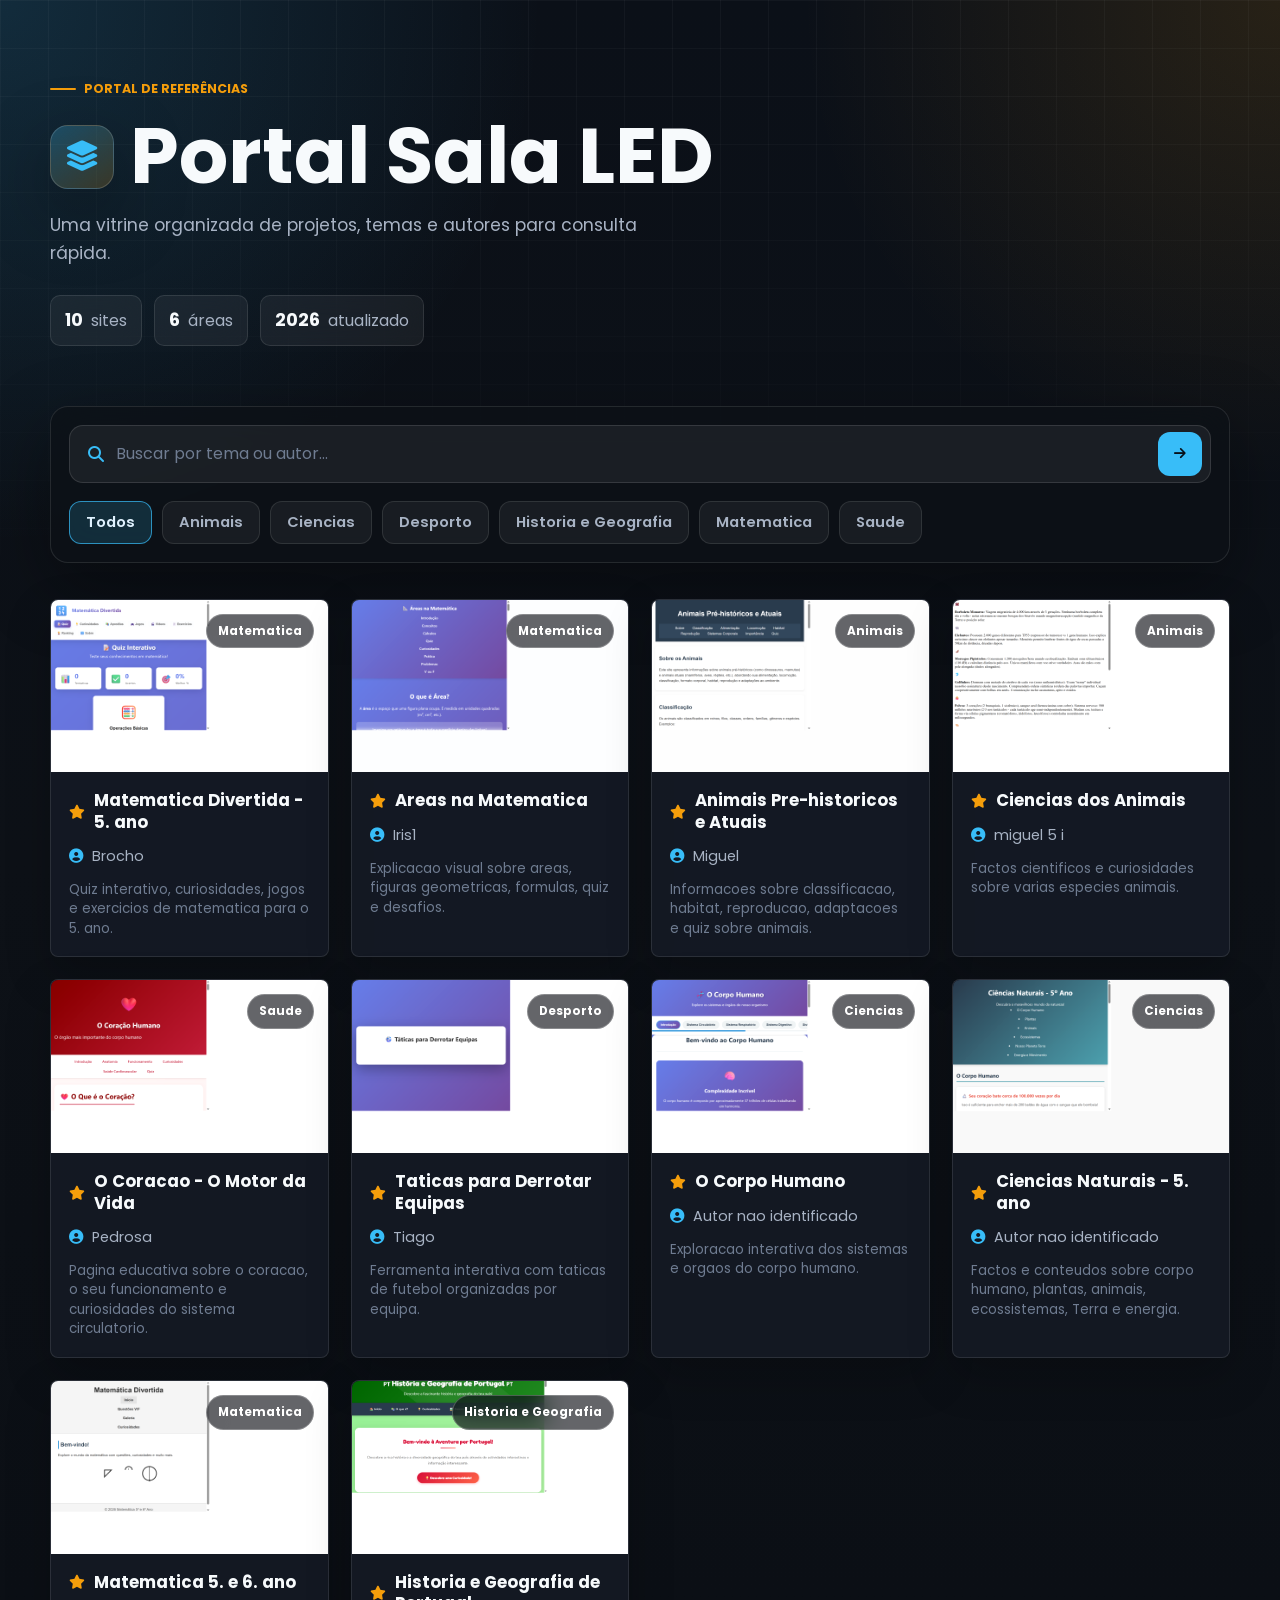
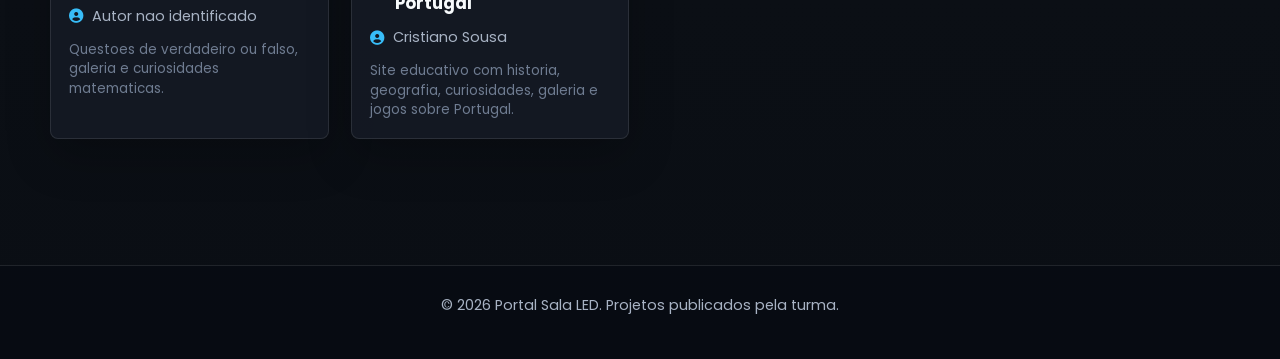
<file: index.html>
<!DOCTYPE html>
<html lang="pt-BR">
<head>
    <meta charset="UTF-8">
    <meta name="viewport" content="width=device-width, initial-scale=1.0">
    <title>Portal Sala LED</title>
    <link rel="stylesheet" href="style.css">
    <link rel="stylesheet" href="https://cdnjs.cloudflare.com/ajax/libs/font-awesome/6.4.0/css/all.min.css">
    <link href="https://fonts.googleapis.com/css2?family=Poppins:wght@300;400;500;600;700&display=swap" rel="stylesheet">
</head>
<body>
    <header class="hero">
        <div class="container">
            <div class="hero-content">
                <span class="eyebrow">Portal de referências</span>
                <h1><i class="fas fa-layer-group"></i> Portal Sala LED</h1>
                <p class="subtitle">Uma vitrine organizada de projetos, temas e autores para consulta rápida.</p>
                <div class="hero-stats" aria-label="Resumo do portal">
                    <span><strong id="totalSites">0</strong> sites</span>
                    <span><strong id="totalCategorias">0</strong> áreas</span>
                    <span><strong>2026</strong> atualizado</span>
                </div>
            </div>
        </div>
    </header>

    <main class="container">
        <section class="toolbar" aria-label="Controles da galeria">
            <div class="search-bar">
                <i class="fas fa-magnifying-glass search-icon" aria-hidden="true"></i>
                <input type="text" id="searchInput" placeholder="Buscar por tema ou autor...">
                <button id="searchBtn" aria-label="Buscar"><i class="fas fa-arrow-right"></i></button>
            </div>

            <div class="filter-buttons" aria-label="Categorias">
                <button class="filter-btn active" data-filter="all">Todos</button>
            </div>
        </section>

        <div class="gallery" id="gallery">
            <p class="loading-message">A carregar sites...</p>
        </div>

        <div class="no-results" id="noResults" style="display: none;">
            <i class="fas fa-search"></i>
            <p>Nenhum resultado encontrado</p>
        </div>
    </main>

    <footer>
        <div class="container">
            <p>&copy; 2026 Portal Sala LED. Projetos publicados pela turma.</p>
        </div>
    </footer>

    <script src="script.js"></script>
</body>
</html>
</file>
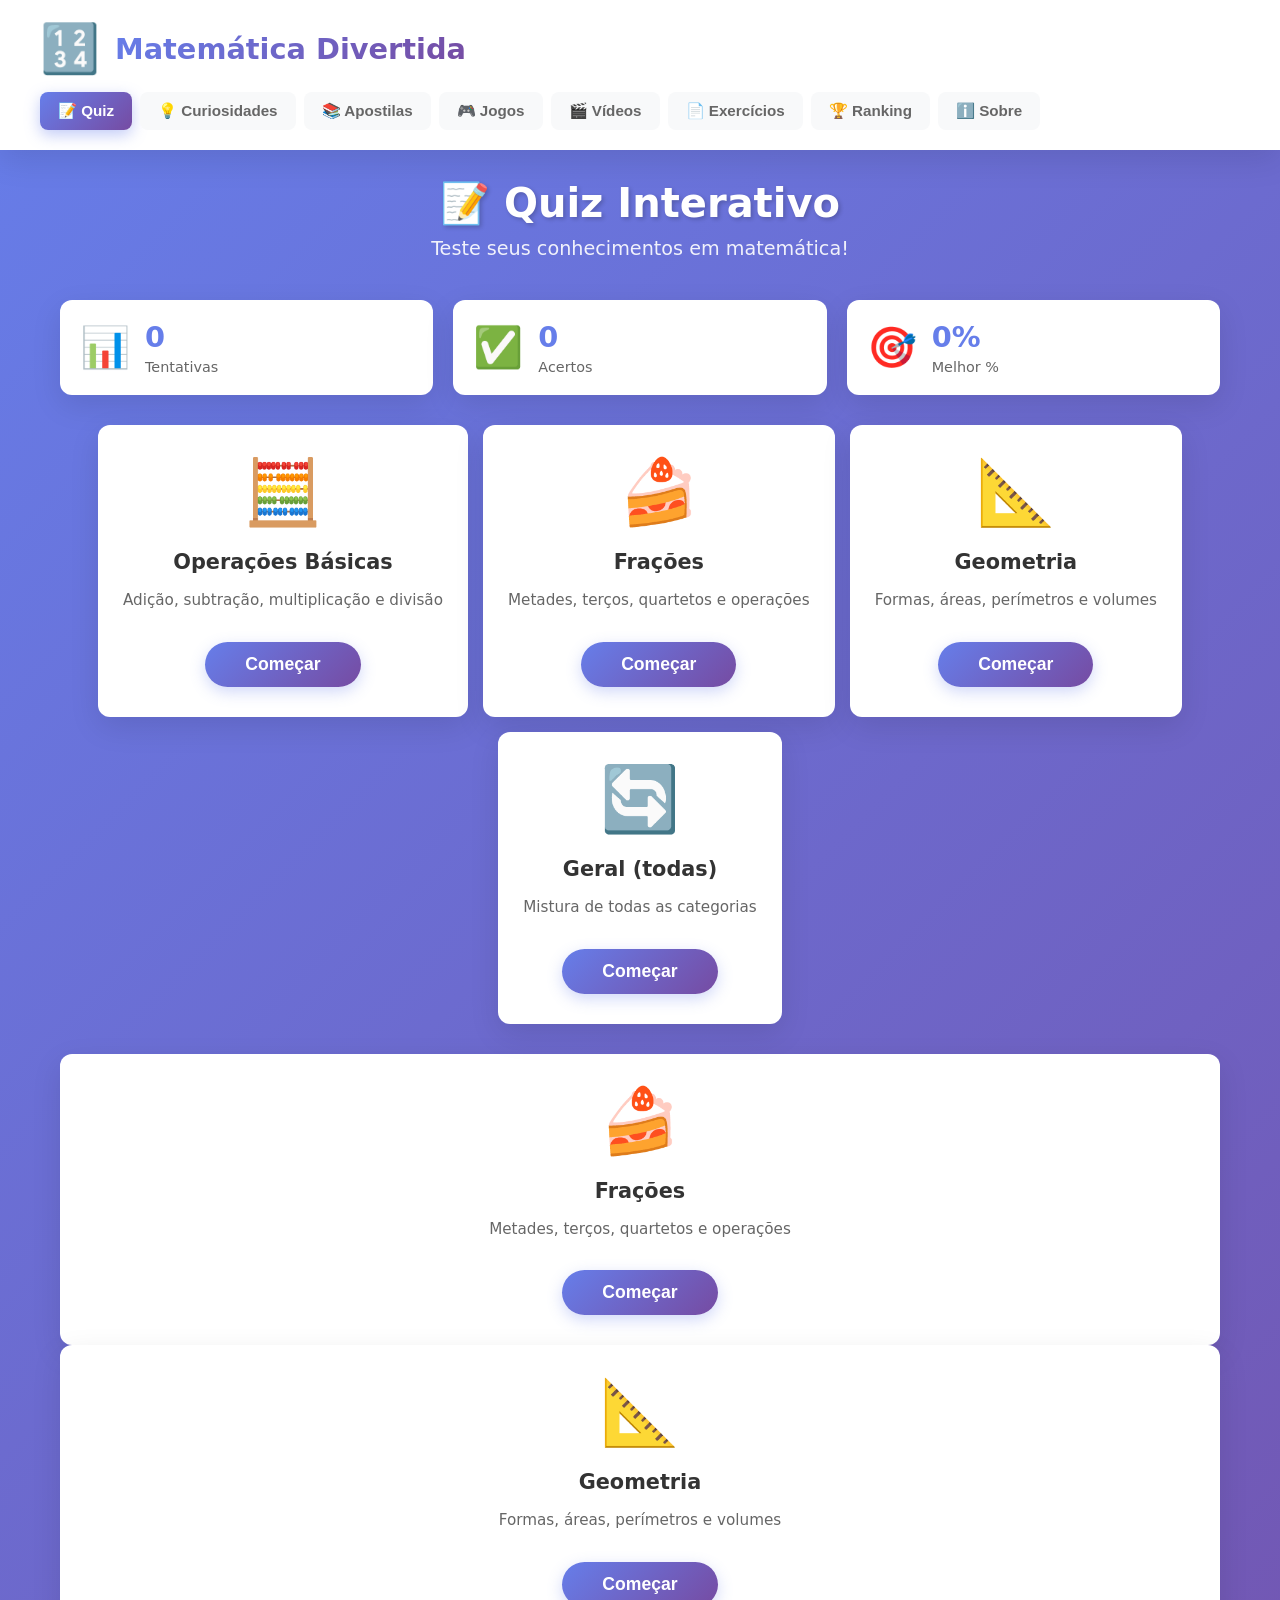
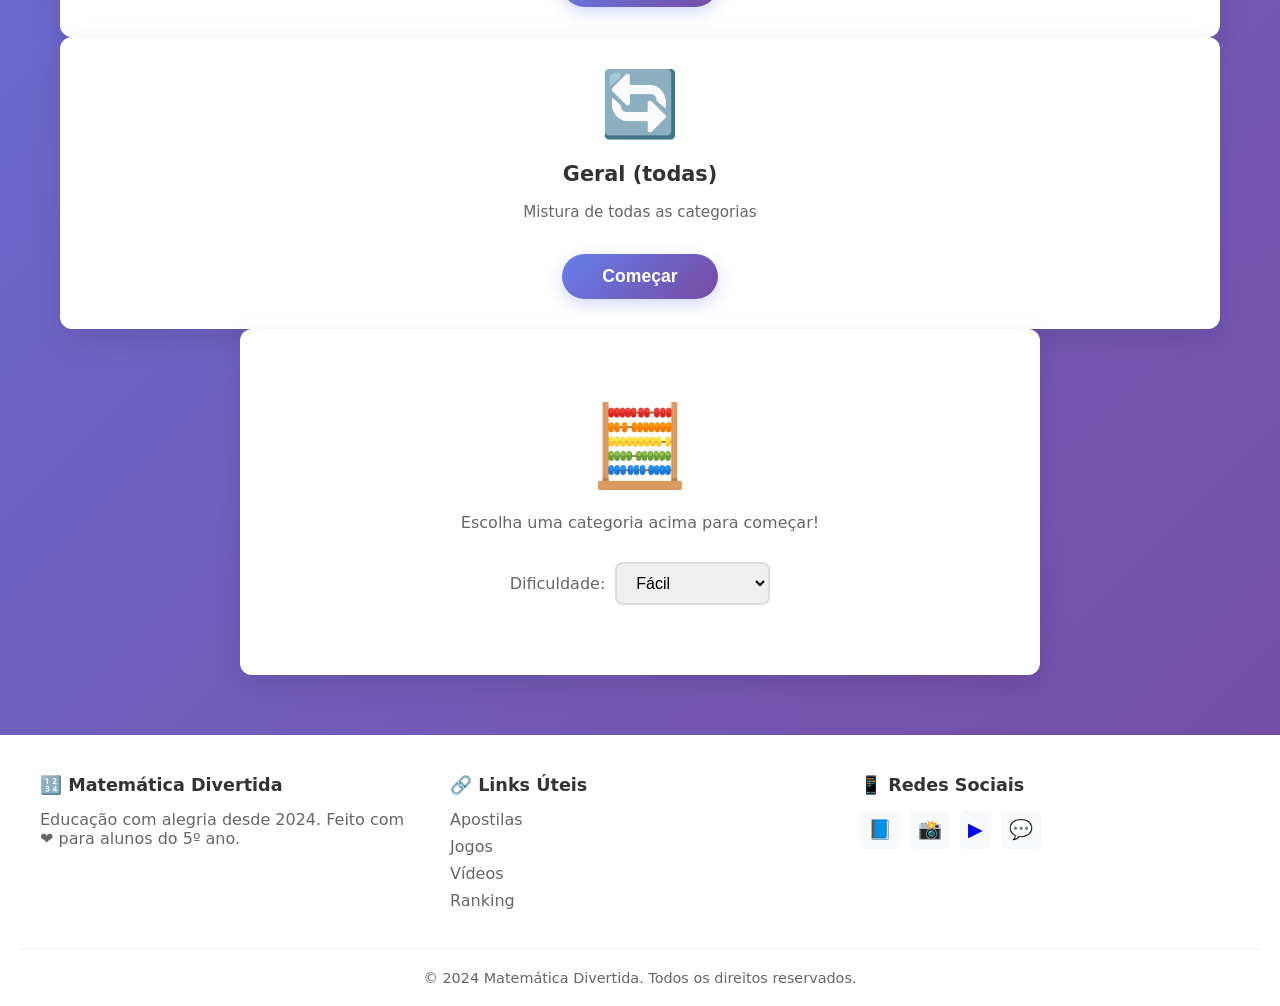
<file: site1/Brocho/index.html>
<!DOCTYPE html>
<html lang="pt-BR">
<head>
    <meta charset="UTF-8">
    <meta name="viewport" content="width=device-width, initial-scale=1.0">
    <title>Matemática Divertida - 5º Ano</title>
    <link rel="stylesheet" href="styles.css">
</head>
<body>
    <!-- Header -->
    <header class="main-header">
        <div class="logo">
            <span class="logo-icon">🔢</span>
            <h1>Matemática Divertida</h1>
        </div>
        <nav class="main-nav">
            <button class="nav-btn active" data-section="quiz">📝 Quiz</button>
            <button class="nav-btn" data-section="curiosidades">💡 Curiosidades</button>
            <button class="nav-btn" data-section="apostilas">📚 Apostilas</button>
            <button class="nav-btn" data-section="jogos">🎮 Jogos</button>
            <button class="nav-btn" data-section="videos">🎬 Vídeos</button>
            <button class="nav-btn" data-section="exercicios">📄 Exercícios</button>
            <button class="nav-btn" data-section="ranking">🏆 Ranking</button>
            <button class="nav-btn" data-section="sobre">ℹ️ Sobre</button>
        </nav>
    </header>

    <!-- Main Content -->
    <main class="main-content">
        <!-- Seção Quiz -->
        <section id="quiz" class="section active">
            <div class="section-header">
                <h2>📝 Quiz Interativo</h2>
                <p>Teste seus conhecimentos em matemática!</p>
            </div>

            <!-- Painel de Estatísticas Rápidas -->
            <div class="quick-stats">
                <div class="stat-card">
                    <span class="stat-icon">📊</span>
                    <div>
                        <span class="stat-value" id="total-attempts">0</span>
                        <span class="stat-label">Tentativas</span>
                    </div>
                </div>
                <div class="stat-card">
                    <span class="stat-icon">✅</span>
                    <div>
                        <span class="stat-value" id="total-correct">0</span>
                        <span class="stat-label">Acertos</span>
                    </div>
                </div>
                <div class="stat-card">
                    <span class="stat-icon">🎯</span>
                    <div>
                        <span class="stat-value" id="best-score">0%</span>
                        <span class="stat-label">Melhor %</span>
                    </div>
                </div>
            </div>

            <!-- Seleção de Categoria -->
            <div class="category-selector">
                <div class="category-card" data-category="operacoes">
                    <div class="category-icon">🧮</div>
                    <h3>Operações Básicas</h3>
                    <p>Adição, subtração, multiplicação e divisão</p>
                    <button class="btn-start-category" onclick="abrirDificuldade('operacoes')">Começar</button>
                </div>

                <div class="category-card" data-category="fracoes">
                    <div class="category-icon">🍰</div>
                    <h3>Frações</h3>
                    <p>Metades, terços, quartetos e operações</p>
                    <button class="btn-start-category" onclick="abrirDificuldade('fracoes')">Começar</button>
                </div>

                <div class="category-card" data-category="geometria">
                    <div class="category-icon">📐</div>
                    <h3>Geometria</h3>
                    <p>Formas, áreas, perímetros e volumes</p>
                    <button class="btn-start-category" onclick="abrirDificuldade('geometria')">Começar</button>
                </div>

                <div class="category-card" data-category="geral">
                    <div class="category-icon">🔄</div>
                    <h3>Geral (todas)</h3>
                    <p>Mistura de todas as categorias</p>
                    <button class="btn-start-category" onclick="abrirDificuldade('geral')">Começar</button>
                </div>
            </div>

            <!-- Modal de Seleção de Dificuldade -->
            <div id="difficulty-modal" class="modal">
                <div class="modal-content">
                    <h2>Escolha a Dificuldade</h2>
                    <p id="modal-category-name"></p>
                    <div class="difficulty-options">
                        <button class="diff-btn" data-diff="facil" onclick="iniciarQuizModal('facil')">
                            <span class="diff-icon">🌱</span>
                            <span class="diff-name">Fácil</span>
                            <span class="diff-desc">5 perguntas básicas</span>
                        </button>
                        <button class="diff-btn" data-diff="medio" onclick="iniciarQuizModal('medio')">
                            <span class="diff-icon">⭐</span>
                            <span class="diff-name">Médio</span>
                            <span class="diff-desc">5 perguntas intermediárias</span>
                        </button>
                        <button class="diff-btn" data-diff="dificil" onclick="iniciarQuizModal('dificil')">
                            <span class="diff-icon">🔥</span>
                            <span class="diff-name">Difícil</span>
                            <span class="diff-desc">5 perguntas avançadas</span>
                        </button>
                        <button class="diff-btn" data-diff="impossivel" onclick="iniciarQuizModal('impossivel')">
                            <span class="diff-icon">😈</span>
                            <span class="diff-name">Impossível</span>
                            <span class="diff-desc">Desafios extremos</span>
                        </button>
                        <button class="diff-btn" data-diff="master" onclick="iniciarQuizModal('master')">
                            <span class="diff-icon">🏆</span>
                            <span class="diff-name">Master</span>
                            <span class="diff-desc">Desafios de concurso</span>
                        </button>
                    </div>
                    <button class="btn-close-modal" onclick="fecharModal()">Cancelar</button>
                </div>
            </div>

                <div class="category-card" data-category="fracoes">
                    <div class="category-icon">🍰</div>
                    <h3>Frações</h3>
                    <p>Metades, terços, quartetos e operações</p>
                    <button class="btn-start-category" onclick="abrirDificuldade('fracoes')">Começar</button>
                </div>

                <div class="category-card" data-category="geometria">
                    <div class="category-icon">📐</div>
                    <h3>Geometria</h3>
                    <p>Formas, áreas, perímetros e volumes</p>
                    <button class="btn-start-category" onclick="abrirDificuldade('geometria')">Começar</button>
                </div>

                <div class="category-card" data-category="geral">
                    <div class="category-icon">🔄</div>
                    <h3>Geral (todas)</h3>
                    <p>Mistura de todas as categorias</p>
                    <button class="btn-start-category" onclick="abrirDificuldade('geral')">Começar</button>
                </div>
            </div>

            <!-- Quiz Area -->
            <div class="quiz-container">
                <div id="quiz-menu" class="quiz-menu">
                    <div class="menu-illustration">🧮</div>
                    <p> Escolha uma categoria acima para começar!</p>
                <div class="difficulty-selector">
                    <label>Dificuldade:</label>
                    <select id="difficulty">
                        <option value="facil">Fácil</option>
                        <option value="medio">Médio</option>
                        <option value="dificil">Difícil</option>
                        <option value="impossivel">😈 Impossível</option>
                        <option value="master">🔥 Master</option>
                    </select>
                </div>
                </div>

                <div id="quiz-active" class="quiz-active" style="display:none;">
                    <div class="quiz-header">
                        <h3 id="quiz-category-title"></h3>
                        <div class="quiz-meta">
                            <span class="difficulty-badge" id="difficulty-badge"></span>
                            <div class="quiz-progress">
                                <span id="current-question">1</span> / <span id="total-questions">5</span>
                            </div>
                            <div class="quiz-timer" id="timer">--:--</div>
                        </div>
                    </div>

                    <div class="question-card">
                        <p id="question-text" class="question-text"></p>
                        <div class="answer-area">
                            <input type="text" id="answer-input" placeholder="Digite sua resposta..." autocomplete="off">
                            <button id="submit-answer" class="btn-primary">Responder</button>
                        </div>
                        <div class="hint-area">
                            <button id="hint-btn" class="btn-hint">💡 Dica</button>
                            <span id="hint-text"></span>
                        </div>
                        <div id="feedback" class="feedback"></div>
                    </div>

                    <div class="quiz-controls">
                        <button id="next-question" class="btn-secondary" style="display:none;">Próxima →</button>
                        <button id="quit-quiz" class="btn-secondary">← Voltar</button>
                    </div>
                </div>

                <div id="quiz-result" class="quiz-result" style="display:none;">
                    <div class="result-card">
                        <div class="result-badge" id="result-badge">🏆</div>
                        <h3>Quiz Concluído!</h3>
                        <div class="score-circle">
                            <span id="final-score">0</span>%
                        </div>
                        <p id="score-detail"></p>
                        <div class="performance-message" id="performance-msg"></div>

                        <div class="result-actions">
                            <button id="retry-quiz" class="btn-primary">🔄 Tentar Novamente</button>
                            <button id="share-result" class="btn-secondary">📤 Compartilhar</button>
                            <button id="back-menu-quiz" class="btn-secondary">← Menu</button>
                        </div>

                        <div class="review-section" id="review-section" style="display:none;">
                            <h4>Revisão das Respostas:</h4>
                            <div id="answers-review"></div>
                        </div>
                    </div>
                </div>
            </div>
        </section>

        <!-- Seção Curiosidades -->
        <section id="curiosidades" class="section">
            <div class="section-header">
                <h2>💡 Curiosidades Matemáticas</h2>
                <p>Descubra o lado fascinante da matemática!</p>
            </div>

            <div class="curiosidades-grid">
                <div class="curiosidade-card">
                    <div class="curiosidade-icon">🔢</div>
                    <h3>Número Pi (π)</h3>
                    <p>π é um número irracional que representa a razão entre a circunferência e o diâmetro de um círculo. Já foi calculado com mais de 62 trilhões de casas decimais!</p>
                    <span class="curiosidade-tag">Geometria</span>
                </div>

                <div class="curiosidade-card">
                    <div class="curiosidade-icon">🌀</div>
                    <h3>Sequência de Fibonacci</h3>
                    <p>1, 1, 2, 3, 5, 8, 13... Cada número é a soma dos dois anteriores. Aparece na natureza: conchas, flores, galhos de árvores!</p>
                    <span class="curiosidade-tag">Sequências</span>
                </div>

                <div class="curiosidade-card">
                    <div class="curiosidade-icon">🔺</div>
                    <h3>Triângulo de Pascal</h3>
                    <p>Triângulo mágico onde cada número é soma dos dois acima. Esconde padrões de números primos, potências de 11 e muito mais!</p>
                    <span class="curiosidade-tag">Álgebra</span>
                </div>

                <div class="curiosidade-card">
                    <div class="curiosidade-icon">∞</div>
                    <h3>Número Infinito</h3>
                    <p>Existem infinitos números inteiros, mas também infinitos números entre 0 e 1! Você sabia que existem diferentes "tamanhos" de infinito?</p>
                    <span class="curiosidade-tag">Teoria dos Números</span>
                </div>

                <div class="curiosidade-card">
                    <div class="curiosidade-icon">🔷</div>
                    <h3>Número de Ouro (φ)</h3>
                    <p>φ = 1,618... considerado o número da beleza ideal. Está na proporção do Partenon, na Mona Lisa e até na própria natureza!</p>
                    <span class="curiosidade-tag">Proporção</span>
                </div>

                <div class="curiosidade-card">
                    <div class="curiosidade-icon">🎲</div>
                    <h3>Paradoxo de Monty Hall</h3>
                    <p>Num jogo com 3 portas, trocar a escolha aumenta sua chance de ganhar de 33% para 66%! Contraintuitivo, mas matemático.</p>
                    <span class="curiosidade-tag">Probabilidade</span>
                </div>

                <div class="curiosidade-card">
                    <div class="curiosidade-icon">🔟</div>
                    <h3>Sistema Decimal</h3>
                    <p>Usamos base 10 porque temos 10 dedos! Outras culturas usaram base 20 (dedos + dedos do pé) ou base 60 (sumérios, ainda usamos no tempo).</p>
                    <span class="curiosidade-tag">História</span>
                </div>

                <div class="curiosidade-card">
                    <div class="curiosidade-icon">👨‍🔬</div>
                    <h3>Pitágoras</h3>
                    <p>Pitágoras (570-495 a.C.) descobriu que a² + b² = c² nos triângulos retângulos. Sua seitas acreditava que "tudo é número"!</p>
                    <span class="curiosidade-tag">História</span>
                </div>
            </div>
        </section>

        <!-- Seção Apostilas -->
        <section id="apostilas" class="section">
            <div class="section-header">
                <h2>📚 Apostilas e Materiais</h2>
                <p>Recursos didáticos para aprender matemática</p>
            </div>

            <div class="materials-grid">
                <div class="material-card">
                    <div class="material-icon">📖</div>
                    <h3>Operações Básicas</h3>
                    <p>Guia completo de adição, subtração, multiplicação e divisão com exercícios práticos e exemplos ilustrados.</p>
                    <div class="material-meta">
                        <span>📄 24 páginas</span>
                        <span>⭐ 4.8/5</span>
                    </div>
                    <button class="btn-download" onclick="downloadMaterial('operacoes')">📥 Baixar PDF</button>
                </div>

                <div class="material-card">
                    <div class="material-icon">🍕</div>
                    <h3>Frações Divertidas</h3>
                    <p>Aprenda frações usando pizza, brigadeiro e outros exemplos do dia a dia. Inclui jogos e atividades.</p>
                    <div class="material-meta">
                        <span>📄 18 páginas</span>
                        <span>⭐ 4.9/5</span>
                    </div>
                    <button class="btn-download" onclick="downloadMaterial('fracoes')">📥 Baixar PDF</button>
                </div>

                <div class="material-card">
                    <div class="material-icon">📐</div>
                    <h3>Geometria Visual</h3>
                    <p>Formas geométricas, perímetro, área e volume com ilustrações coloridas e atividades práticas.</p>
                    <div class="material-meta">
                        <span>📄 32 páginas</span>
                        <span>⭐ 4.7/5</span>
                    </div>
                    <button class="btn-download" onclick="downloadMaterial('geometria')">📥 Baixar PDF</button>
                </div>

                <div class="material-card">
                    <div class="material-icon">🧮</div>
                    <h3>Tabuada Visual</h3>
                    <p>Método visual para memorizar a tabuada de 1 a 10 de forma rápida e divertida. Com卡片 para imprimir.</p>
                    <div class="material-meta">
                        <span>📄 12 páginas</span>
                        <span>⭐ 4.9/5</span>
                    </div>
                    <button class="btn-download" onclick="downloadMaterial('tabuada')">📥 Baixar PDF</button>
                </div>

                <div class="material-card featured">
                    <div class="featured-badge">🌟 Mais Popular</div>
                    <div class="material-icon">📚</div>
                    <h3>Pacote Completo 5º Ano</h3>
                    <p>Todas as apostilas acima em um só pacote + bônus: planilha de acompanhamento e certificado.</p>
                    <div class="material-meta">
                        <span>📄 86 páginas</span>
                        <span>⭐ 5.0/5</span>
                    </div>
                    <button class="btn-download" onclick="downloadMaterial('completo')">📥 Baixar Pacote</button>
                </div>
            </div>
        </section>

        <!-- Seção Jogos -->
        <section id="jogos" class="section">
            <div class="section-header">
                <h2>🎮 Jogos Educativos</h2>
                <p>Aprenda matemática brincando!</p>
            </div>

            <div class="games-grid">
                <div class="game-card" data-game="batalha">
                    <div class="game-preview">⚔️</div>
                    <h3>Batalha de Contas</h3>
                    <p>Resolva contas rapidamente para derrotar inimigos! Cada acerto dá dano no monstro.</p>
                    <div class="game-stats">
                        <span>🔥 1.2k jogando</span>
                        <span>⭐ 4.8</span>
                    </div>
                    <button class="btn-play" onclick="playGame('batalha')">▶ Jogar</button>
                </div>

                <div class="game-card" data-game="caixa-forte">
                    <div class="game-preview">🔐</div>
                    <h3>Caixa Forte Matemática</h3>
                    <p>Descubra o código secreto resolvendo problemas. Cada acerto aproxima você do tesouro!</p>
                    <div class="game-stats">
                        <span>🔥 890 jogando</span>
                        <span>⭐ 4.6</span>
                    </div>
                    <button class="btn-play" onclick="playGame('caixa-forte')">▶ Jogar</button>
                </div>

                <div class="game-card" data-game="corrida">
                    <div class="game-preview">🏎️</div>
                    <h3>Corrida das Tabuadas</h3>
                    <p>Complete a tabuada para acelerar seu carro! Desvie de obstáculos respondendo corretamente.</p>
                    <div class="game-stats">
                        <span>🔥 2.1k jogando</span>
                        <span>⭐ 4.9</span>
                    </div>
                    <button class="btn-play" onclick="playGame('corrida')">▶ Jogar</button>
                </div>

                <div class="game-card" data-game="quiz-rapido">
                    <div class="game-preview">⏱️</div>
                    <h3>Quiz Relâmpago</h3>
                    <p>Responda o máximo de perguntas em 60 segundos! Desafie seus amigos e entre no ranking.</p>
                    <div class="game-stats">
                        <span>🔥 3.5k jogando</span>
                        <span>⭐ 4.7</span>
                    </div>
                    <button class="btn-play" onclick="playGame('quiz-rapido')">▶ Jogar</button>
                </div>

                <div class="game-card" data-game="memory-numeros">
                    <div class="game-preview">🧩</div>
                    <h3>Memory dos Números</h3>
                    <p>Jogo da memória com operações matemáticas. Encontre os pares de contas e resultados.</p>
                    <div class="game-stats">
                        <span>🔥 654 jogando</span>
                        <span>⭐ 4.5</span>
                    </div>
                    <button class="btn-play" onclick="playGame('memory')">▶ Jogar</button>
                </div>

                <div class="game-card" data-game="forca-matematica">
                    <div class="game-preview">🪢</div>
                    <h3>Forca Matemática</h3>
                    <p>Adivinhe a palavra relacionada à matemática antes que o boneco seja enforcado!</p>
                    <div class="game-stats">
                        <span>🔥 920 jogando</span>
                        <span>⭐ 4.4</span>
                    </div>
                    <button class="btn-play" onclick="playGame('forca')">▶ Jogar</button>
                </div>
            </div>
        </section>

        <!-- Seção Vídeos -->
        <section id="videos" class="section">
            <div class="section-header">
                <h2>🎬 Vídeos Aulas</h2>
                <p>Aprenda com vídeos curtos e dinâmicos</p>
            </div>

            <div class="video-categories">
                <button class="video-filter active" data-filter="todas">Todas</button>
                <button class="video-filter" data-filter="operacoes">Operações</button>
                <button class="video-filter" data-filter="fracoes">Frações</button>
                <button class="video-filter" data-filter="geometria">Geometria</button>
                <button class="video-filter" data-filter="curiosidades">Curiosidades</button>
            </div>

            <div class="videos-grid">
                <div class="video-card" data-category="operacoes">
                    <div class="video-thumb">
                        <div class="play-icon">▶</div>
                        <span class="video-duration">08:32</span>
                    </div>
                    <h3>Adição e Subtração</h3>
                    <p>Aprenda truques para somar e subtrair rápido!</p>
                    <div class="video-meta">
                        <span>👁️ 15.2k visualizações</span>
                        <span>📅 Há 2 dias</span>
                    </div>
                </div>

                <div class="video-card" data-category="fracoes">
                    <div class="video-thumb">
                        <div class="play-icon">▶</div>
                        <span class="video-duration">12:45</span>
                    </div>
                    <h3>Frações na Pizza</h3>
                    <p>Entenda frações de forma divertida com exemplos com pizza!</p>
                    <div class="video-meta">
                        <span>👁️ 8.7k visualizações</span>
                        <span>📅 Há 1 semana</span>
                    </div>
                </div>

                <div class="video-card" data-category="geometria">
                    <div class="video-thumb">
                        <div class="play-icon">▶</div>
                        <span class="video-duration">15:10</span>
                    </div>
                    <h3>Formas Geométricas</h3>
                    <p>Conheça todas as formas e quantos lados cada uma tem.</p>
                    <div class="video-meta">
                        <span>👁️ 22.1k visualizações</span>
                        <span>📅 Há 3 semanas</span>
                    </div>
                </div>

                <div class="video-card" data-category="curiosidades">
                    <div class="video-thumb">
                        <div class="play-icon">▶</div>
                        <span class="video-duration">06:20</span>
                    </div>
                    <h3>O Número Pi</h3>
                    <p> Tudo sobre π: o número mais famoso da matemática!</p>
                    <div class="video-meta">
                        <span>👁️ 45.3k visualizações</span>
                        <span>📅 Há 1 mês</span>
                    </div>
                </div>

                <div class="video-card" data-category="operacoes">
                    <div class="video-thumb">
                        <div class="play-icon">▶</div>
                        <span class="video-duration">10:15</span>
                    </div>
                    <h3>Tabuada Mágica</h3>
                    <p>Dicas infalíveis para memorizar a tabuada de vez.</p>
                    <div class="video-meta">
                        <span>👁️ 31.5k visualizações</span>
                        <span>📅 Há 2 meses</span>
                    </div>
                </div>

                <div class="video-card" data-category="fracoes">
                    <div class="video-thumb">
                        <div class="play-icon">▶</div>
                        <span class="video-duration">09:48</span>
                    </div>
                    <h3>Comparando Frações</h3>
                    <p>Aprenda a descobrir qual fração é maior facilmente.</p>
                    <div class="video-meta">
                        <span>👁️ 12.4k visualizações</span>
                        <span>📅 Há 2 meses</span>
                    </div>
                </div>
            </div>
        </section>

        <!-- Seção Exercícios -->
        <section id="exercicios" class="section">
            <div class="section-header">
                <h2>📄 Exercícios Práticos</h2>
                <p>Pratique com listas de exercícios organizadas por tema</p>
            </div>

            <div class="exercises-filters">
                <button class="filter-btn active" data-filter="todos">Todos</button>
                <button class="filter-btn" data-filter="facil">Fácil</button>
                <button class="filter-btn" data-filter="medio">Médio</button>
                <button class="filter-btn" data-filter="dificil">Difícil</button>
            </div>

            <div class="exercises-grid">
                <div class="exercise-card" data-difficulty="facil">
                    <div class="exercise-header">
                        <span class="difficulty-badge easy">Fácil</span>
                        <span class="exercise-count">20 questões</span>
                    </div>
                    <h3>Adição até 100</h3>
                    <p>Pratique somas simples até 100.</p>
                    <button class="btn-start" onclick="startExercise('adicao')">Começar Exercício</button>
                </div>

                <div class="exercise-card" data-difficulty="facil">
                    <div class="exercise-header">
                        <span class="difficulty-badge easy">Fácil</span>
                        <span class="exercise-count">15 questões</span>
                    </div>
                    <h3>Subtração Básica</h3>
                    <p>Subtrações até 100 sem empréstimo.</p>
                    <button class="btn-start" onclick="startExercise('subtracao')">Começar Exercício</button>
                </div>

                <div class="exercise-card" data-difficulty="medio">
                    <div class="exercise-header">
                        <span class="difficulty-badge medium">Médio</span>
                        <span class="exercise-count">25 questões</span>
                    </div>
                    <h3>Multiplicação</h3>
                    <p>Tabuada completa com números até 12.</p>
                    <button class="btn-start" onclick="startExercise('multiplicacao')">Começar Exercício</button>
                </div>

                <div class="exercise-card" data-difficulty="medio">
                    <div class="exercise-header">
                        <span class="difficulty-badge medium">Médio</span>
                        <span class="exercise-count">18 questões</span>
                    </div>
                    <h3>Frações Equivalentes</h3>
                    <p>Encontre frações que representam a mesma quantidade.</p>
                    <button class="btn-start" onclick="startExercise('fracoes-equiv')">Começar Exercício</button>
                </div>

                <div class="exercise-card" data-difficulty="dificil">
                    <div class="exercise-header">
                        <span class="difficulty-badge hard">Difícil</span>
                        <span class="exercise-count">12 questões</span>
                    </div>
                    <h3>Problemas de Divisão</h3>
                    <p>Problemas envolvendo divisão com resto.</p>
                    <button class="btn-start" onclick="startExercise('divisao')">Começar Exercício</button>
                </div>

                <div class="exercise-card" data-difficulty="dificil">
                    <div class="exercise-header">
                        <span class="difficulty-badge hard">Difícil</span>
                        <span class="exercise-count">10 questões</span>
                    </div>
                    <h3>Área e Perímetro</h3>
                    <p>Calcule área e perímetro de figuras planas.</p>
                    <button class="btn-start" onclick="startExercise('area')">Começar Exercício</button>
                </div>
            </div>

            <!-- Gerador de Exercícios -->
            <div class="exercise-generator">
                <h3>🔧 Gerador de Exercícios Personalizados</h3>
                <div class="generator-form">
                    <div class="form-group">
                        <label>Tipo de Operação:</label>
                        <select id="exercise-type">
                            <option value="adicao">Adição</option>
                            <option value="subtracao">Subtração</option>
                            <option value="multiplicacao">Multiplicação</option>
                            <option value="divisao">Divisão</option>
                            <option value="fracoes">Frações</option>
                        </select>
                    </div>
                    <div class="form-group">
                        <label>Número de Questões:</label>
                        <input type="number" id="exercise-count" min="5" max="50" value="10">
                    </div>
                    <div class="form-group">
                        <label>Dificuldade:</label>
                        <select id="exercise-difficulty">
                            <option value="facil">Fácil</option>
                            <option value="medio">Médio</option>
                            <option value="dificil">Difícil</option>
                        </select>
                    </div>
                    <button class="btn-generate" onclick="generateExercise()">🔄 Gerar PDF</button>
                </div>
            </div>
        </section>

        <!-- Seção Ranking -->
        <section id="ranking" class="section">
            <div class="section-header">
                <h2>🏆 Ranking de Pontuação</h2>
                <p>Os melhores alunos do mês</p>
            </div>

            <div class="ranking-filters">
                <button class="rank-filter active" data-period="semanal">Semanal</button>
                <button class="rank-filter" data-period="mensal">Mensal</button>
                <button class="rank-filter" data-period="total">Total</button>
            </div>

            <div class="ranking-table">
                <div class="rank-header">
                    <span>Pos.</span>
                    <span>Aluno</span>
                    <span>Pontuação</span>
                    <span>Categoria</span>
                </div>
                <div id="ranking-list">
                    <div class="rank-row gold">
                        <span class="position">🥇 1º</span>
                        <span class="name">Maria Silva</span>
                        <span class="score">98%</span>
                        <span class="category">Operações</span>
                    </div>
                    <div class="rank-row silver">
                        <span class="position">🥈 2º</span>
                        <span class="name">João Santos</span>
                        <span class="score">95%</span>
                        <span class="category">Frações</span>
                    </div>
                    <div class="rank-row bronze">
                        <span class="position">🥉 3º</span>
                        <span class="name">Ana Oliveira</span>
                        <span class="score">92%</span>
                        <span class="category">Geometria</span>
                    </div>
                    <div class="rank-row">
                        <span class="position">4º</span>
                        <span class="name">Pedro Lima</span>
                        <span class="score">88%</span>
                        <span class="category">Operações</span>
                    </div>
                    <div class="rank-row">
                        <span class="position">5º</span>
                        <span class="name">Carla Souza</span>
                        <span class="score">85%</span>
                        <span class="category">Geral</span>
                    </div>
                </div>
            </div>

            <div class="user-rank">
                <h3>Sua Posição:</h3>
                <div class="user-rank-card">
                    <span class="user-position">#127</span>
                    <div class="user-info">
                        <strong>Você</strong>
                        <span>Melhor score: 76%</span>
                    </div>
                </div>
            </div>
        </section>

        <!-- Seção Sobre -->
        <section id="sobre" class="section">
            <div class="section-header">
                <h2>ℹ️ Sobre o Projeto</h2>
                <p>Conheça nossa missão e história</p>
            </div>

            <div class="about-content">
                <div class="about-card">
                    <h3>🎯 Missão</h3>
                    <p>Transformar o aprendizado da matemática em uma experiência divertida e acessível para crianças do 5º ano, usando tecnologia e metodologias inovadoras.</p>
                </div>

                <div class="about-card">
                    <h3>📊 Estatísticas</h3>
                    <div class="stats-grid">
                        <div class="stat-item">
                            <span class="stat-number">1.500+</span>
                            <span class="stat-label">Alunos</span>
                        </div>
                        <div class="stat-item">
                            <span class="stat-number">2.400+</span>
                            <span class="stat-label">Questões</span>
                        </div>
                        <div class="stat-item">
                            <span class="stat-number">89%</span>
                            <span class="stat-label">Aprovação</span>
                        </div>
                    </div>
                </div>

                <div class="about-card">
                    <h3>📞 Contato</h3>
                    <p>📧 Email: contato@matematicadivertida.com</p>
                    <p>📱 WhatsApp: (11) 98765-4321</p>
                    <div class="social-links">
                        <a href="#" class="social-link">📘 Facebook</a>
                        <a href="#" class="social-link">📸 Instagram</a>
                        <a href="#" class="social-link">▶ YouTube</a>
                        <a href="#" class="social-link">🐙 GitHub</a>
                    </div>
                </div>

                <div class="about-card">
                    <h3>💡 Como Usar</h3>
                    <ol class="steps-list">
                        <li>Escolha uma categoria no Quiz</li>
                        <li>Defina a dificuldade (Fácil/Médio/Difícil)</li>
                        <li>Responda às perguntas com calma</li>
                        <li>Confira seu resultado e revise</li>
                        <li>Explore as curiosidades e materiais</li>
                        <li>Jogue os games educativos!</li>
                    </ol>
                </div>

                <div class="about-card">
                    <h3>🏅 Sistema de Recompensas</h3>
                    <p>Complete quizzes, acerte questões e suba no ranking! Ganhe medalhas, estrelas e desbloqueie conquistas especiais.</p>
                    <div class="rewards-preview">
                        <span class="reward-item">🥉 Bronze</span>
                        <span class="reward-item">🥈 Prata</span>
                        <span class="reward-item">🥇 Ouro</span>
                        <span class="reward-item">💎 Diamante</span>
                    </div>
                </div>

                <div class="about-card">
                    <h3>📈 Progresso Contínuo</h3>
                    <p>Acompanhe sua evolução com gráficos detalhados. Veja quais temas precisa melhorar e receba recomendações personalizadas.</p>
                    <button class="btn-primary" onclick="showSection('progresso')">Ver Meu Progresso</button>
                </div>
            </div>
        </section>

        <!-- Seção Progresso (Nova!) -->
        <section id="progresso" class="section">
            <div class="section-header">
                <h2>📈 Meu Progresso</h2>
                <p>Acompanhe sua evolução nos estudos</p>
            </div>

            <div class="progress-overview">
                <div class="progress-card">
                    <h3>📊 Estatísticas Gerais</h3>
                    <div class="stats-row">
                        <div class="stat-box">
                            <span class="stat-number" id="total-questions-answered">0</span>
                            <span class="stat-label">Questões Respondidas</span>
                        </div>
                        <div class="stat-box">
                            <span class="stat-number" id="accuracy-rate">0%</span>
                            <span class="stat-label">Taxa de Acerto</span>
                        </div>
                        <div class="stat-box">
                            <span class="stat-number" id="study-streak">0</span>
                            <span class="stat-label">Dias Seguidos</span>
                        </div>
                        <div class="stat-box">
                            <span class="stat-number" id="total-points">0</span>
                            <span class="stat-label">Pontos</span>
                        </div>
                    </div>
                </div>

                <div class="progress-card">
                    <h3>📁 Desempenho por Categoria</h3>
                    <div class="category-perf">
                        <div class="perf-item">
                            <span class="perf-label">🔢 Operações</span>
                            <div class="perf-bar">
                                <div class="perf-fill" id="perf-op" style="width: 0%"></div>
                            </div>
                            <span class="perf-value" id="value-op">0%</span>
                        </div>
                        <div class="perf-item">
                            <span class="perf-label">🍰 Frações</span>
                            <div class="perf-bar">
                                <div class="perf-fill" id="perf-frac" style="width: 0%"></div>
                            </div>
                            <span class="perf-value" id="value-frac">0%</span>
                        </div>
                        <div class="perf-item">
                            <span class="perf-label">📐 Geometria</span>
                            <div class="perf-bar">
                                <div class="perf-fill" id="perf-geo" style="width: 0%"></div>
                            </div>
                            <span class="perf-value" id="value-geo">0%</span>
                        </div>
                    </div>
                </div>

                <div class="progress-card">
                    <h3>🎯 Conquistas</h3>
                    <div class="achievements-grid">
                        <div class="achievement locked">
                            <span class="achievement-icon">🔓</span>
                            <span class="achievement-name">Primeiro Passo</span>
                            <p>Responda 10 questões</p>
                        </div>
                        <div class="achievement locked">
                            <span class="achievement-icon">🔓</span>
                            <span class="achievement-name">Estudante</span>
                            <p>Acertar 80% em um quiz</p>
                        </div>
                        <div class="achievement locked">
                            <span class="achievement-icon">🔓</span>
                            <span class="achievement-name">Mestre</span>
                            <p>Acertar 100% em 3 quizzes</p>
                        </div>
                        <div class="achievement unlocked">
                            <span class="achievement-icon">🏆</span>
                            <span class="achievement-name">Iniciante</span>
                            <p>Completar o primeiro quiz</p>
                        </div>
                    </div>
                </div>

                <div class="progress-card">
                    <h3>📅 Histórico Recente</h3>
                    <div class="history-list" id="history-list">
                        <!-- Preenchido via JS -->
                    </div>
                </div>
            </div>
        </section>
    </main>

    <!-- Footer -->
    <footer class="main-footer">
        <div class="footer-content">
            <div class="footer-section">
                <h4>🔢 Matemática Divertida</h4>
                <p>Educação com alegria desde 2024. Feito com ❤️ para alunos do 5º ano.</p>
            </div>
            <div class="footer-section">
                <h4>🔗 Links Úteis</h4>
                <ul>
                    <li><a href="#" data-section="apostilas">Apostilas</a></li>
                    <li><a href="#" data-section="jogos">Jogos</a></li>
                    <li><a href="#" data-section="videos">Vídeos</a></li>
                    <li><a href="#" data-section="ranking">Ranking</a></li>
                </ul>
            </div>
            <div class="footer-section">
                <h4>📱 Redes Sociais</h4>
                <div class="footer-social">
                    <a href="#">📘</a>
                    <a href="#">📸</a>
                    <a href="#">▶</a>
                    <a href="#">💬</a>
                </div>
            </div>
        </div>
        <div class="footer-bottom">
            <p>&copy; 2024 Matemática Divertida. Todos os direitos reservados.</p>
        </div>
    </footer>

    <script src="script.js"></script>
</body>
</html>
</file>
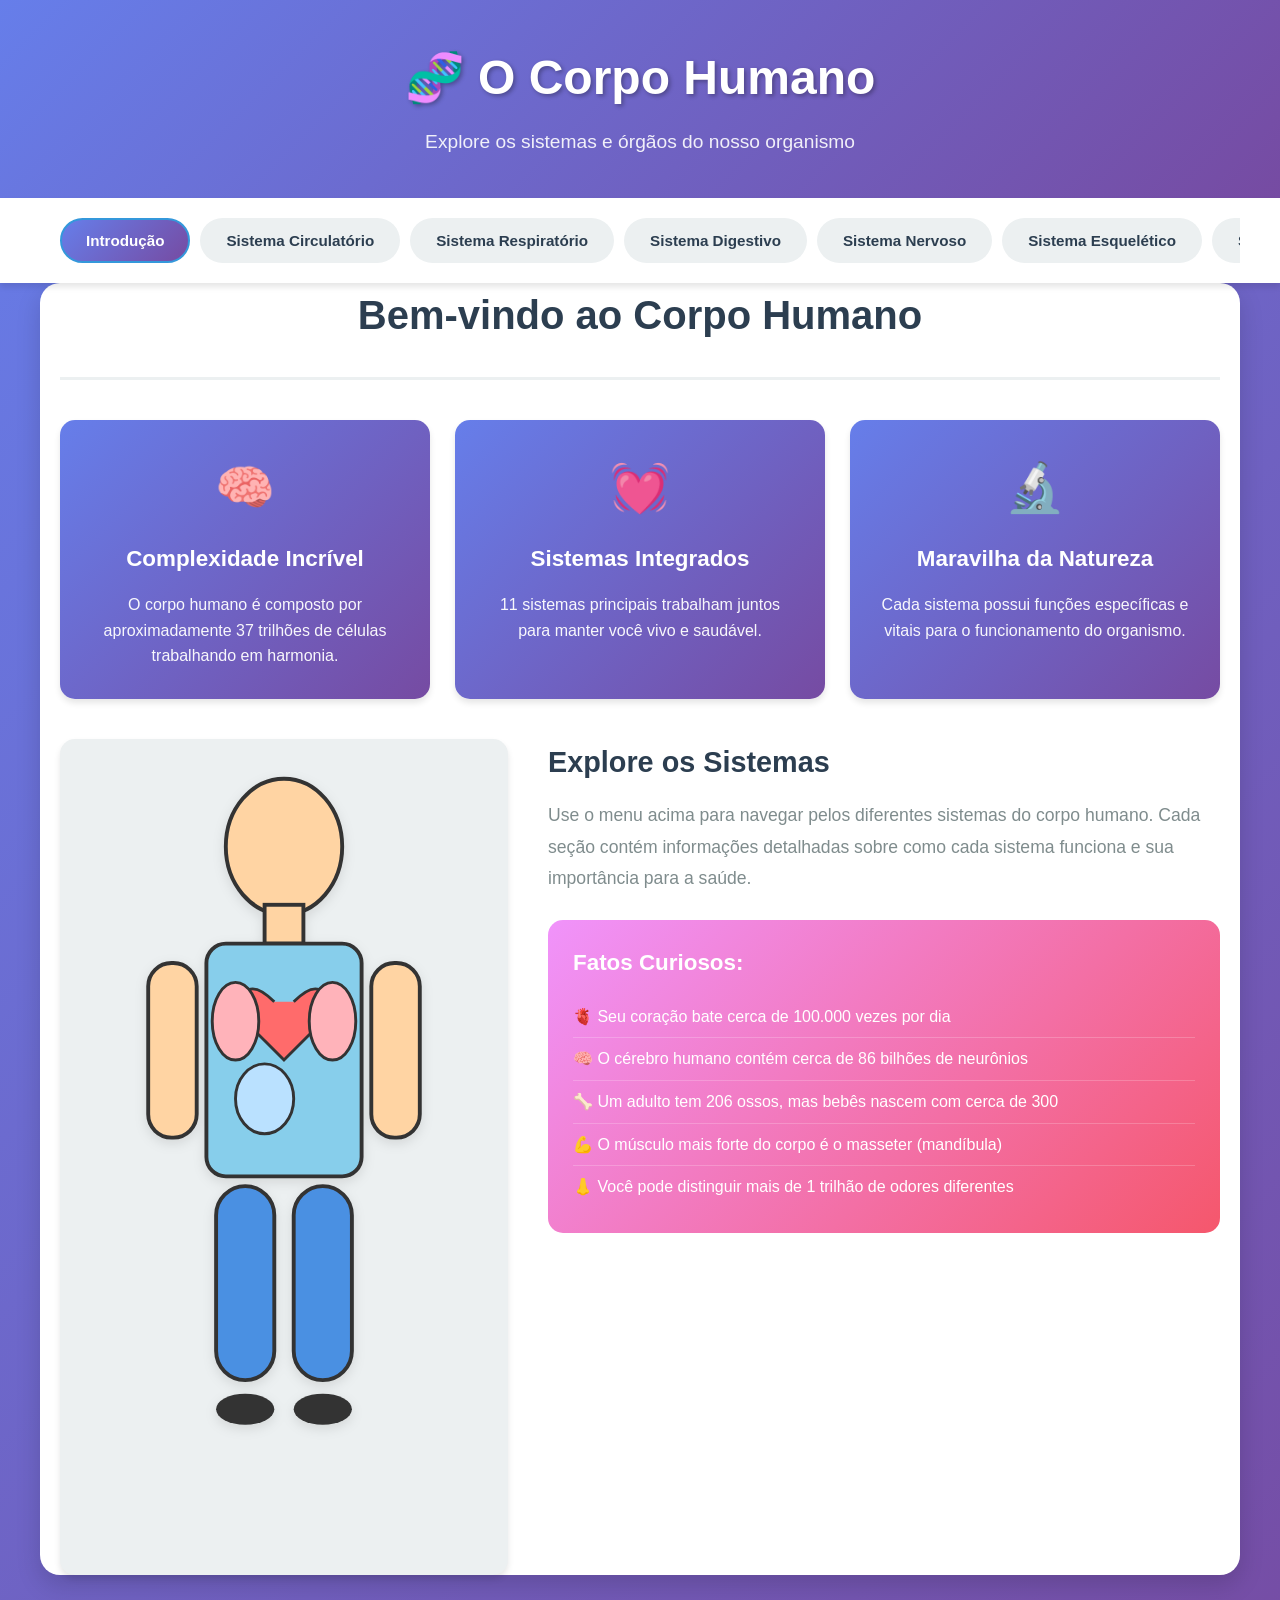
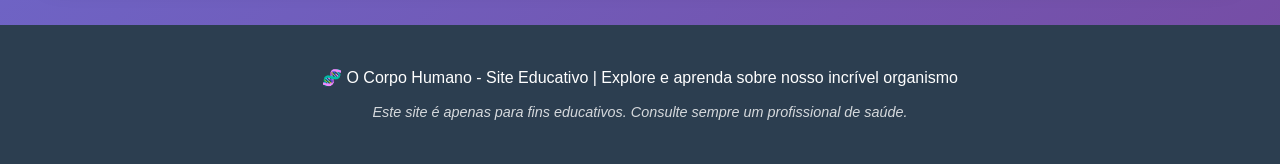
<file: site1/corpo-humano/index.html>
<!DOCTYPE html>
<html lang="pt-BR">
<head>
    <meta charset="UTF-8">
    <meta name="viewport" content="width=device-width, initial-scale=1.0">
    <title>O Corpo Humano - Exploração Interativa</title>
    <link rel="stylesheet" href="styles.css">
</head>
<body>
    <header>
        <div class="container">
            <h1>🧬 O Corpo Humano</h1>
            <p class="subtitle">Explore os sistemas e órgãos do nosso organismo</p>
        </div>
    </header>

    <nav class="main-nav">
        <div class="container">
            <button class="nav-btn active" data-system="intro">Introdução</button>
            <button class="nav-btn" data-system="circulatorio">Sistema Circulatório</button>
            <button class="nav-btn" data-system="respiratorio">Sistema Respiratório</button>
            <button class="nav-btn" data-system="digestivo">Sistema Digestivo</button>
            <button class="nav-btn" data-system="nervoso">Sistema Nervoso</button>
            <button class="nav-btn" data-system="esqueletico">Sistema Esquelético</button>
            <button class="nav-btn" data-system="muscular">Sistema Muscular</button>
        </div>
    </nav>

    <main class="container">
        <!-- Introdução -->
        <section id="intro" class="system-section active">
            <div class="system-header">
                <h2>Bem-vindo ao Corpo Humano</h2>
            </div>
            <div class="content-grid">
                <div class="info-card">
                    <div class="card-icon">🧠</div>
                    <h3>Complexidade Incrível</h3>
                    <p>O corpo humano é composto por aproximadamente 37 trilhões de células trabalhando em harmonia.</p>
                </div>
                <div class="info-card">
                    <div class="card-icon">💓</div>
                    <h3>Sistemas Integrados</h3>
                    <p>11 sistemas principais trabalham juntos para manter você vivo e saudável.</p>
                </div>
                <div class="info-card">
                    <div class="card-icon">🔬</div>
                    <h3>Maravilha da Natureza</h3>
                    <p>Cada sistema possui funções específicas e vitais para o funcionamento do organismo.</p>
                </div>
            </div>
            <div class="intro-body">
                <div class="body-illustration">
                    <svg viewBox="0 0 200 400" class="human-body">
                        <!-- Cabeça -->
                        <ellipse cx="100" cy="40" rx="30" ry="35" fill="#ffd4a3" stroke="#333" stroke-width="2"/>
                        <!-- Pescoço -->
                        <rect x="90" y="70" width="20" height="20" fill="#ffd4a3" stroke="#333" stroke-width="2"/>
                        <!-- Tronco -->
                        <rect x="60" y="90" width="80" height="120" rx="10" fill="#87ceeb" stroke="#333" stroke-width="2"/>
                        <!-- Coração -->
                        <path d="M 95 120 Q 85 110 80 115 Q 75 120 80 130 L 100 150 L 120 130 Q 125 120 120 115 Q 115 110 105 120" fill="#ff6b6b" stroke="#333" stroke-width="1.5"/>
                        <!-- Pulmões -->
                        <ellipse cx="75" cy="130" rx="12" ry="20" fill="#ffb3ba" stroke="#333" stroke-width="1.5"/>
                        <ellipse cx="125" cy="130" rx="12" ry="20" fill="#ffb3ba" stroke="#333" stroke-width="1.5"/>
                        <!-- Estômago -->
                        <ellipse cx="90" cy="170" rx="15" ry="18" fill="#bae1ff" stroke="#333" stroke-width="1.5"/>
                        <!-- Braços -->
                        <rect x="30" y="100" width="25" height="90" rx="12" fill="#ffd4a3" stroke="#333" stroke-width="2"/>
                        <rect x="145" y="100" width="25" height="90" rx="12" fill="#ffd4a3" stroke="#333" stroke-width="2"/>
                        <!-- Pernas -->
                        <rect x="65" y="215" width="30" height="100" rx="15" fill="#4a90e2" stroke="#333" stroke-width="2"/>
                        <rect x="105" y="215" width="30" height="100" rx="15" fill="#4a90e2" stroke="#333" stroke-width="2"/>
                        <!-- Pés -->
                        <ellipse cx="80" cy="330" rx="15" ry="8" fill="#333"/>
                        <ellipse cx="120" cy="330" rx="15" ry="8" fill="#333"/>
                    </svg>
                </div>
                <div class="intro-text">
                    <h3>Explore os Sistemas</h3>
                    <p>Use o menu acima para navegar pelos diferentes sistemas do corpo humano. Cada seção contém informações detalhadas sobre como cada sistema funciona e sua importância para a saúde.</p>
                    <div class="fun-facts">
                        <h4>Fatos Curiosos:</h4>
                        <ul>
                            <li>🫀 Seu coração bate cerca de 100.000 vezes por dia</li>
                            <li>🧠 O cérebro humano contém cerca de 86 bilhões de neurônios</li>
                            <li>🦴 Um adulto tem 206 ossos, mas bebês nascem com cerca de 300</li>
                            <li>💪 O músculo mais forte do corpo é o masseter (mandíbula)</li>
                            <li>👃 Você pode distinguir mais de 1 trilhão de odores diferentes</li>
                        </ul>
                    </div>
                </div>
            </div>
        </section>

        <!-- Sistema Circulatório -->
        <section id="circulatorio" class="system-section">
            <div class="system-header">
                <div class="system-icon">❤️</div>
                <h2>Sistema Circulatório</h2>
            </div>
            <div class="system-content">
                <div class="main-info">
                    <h3>O que é?</h3>
                    <p>O sistema circulatório é responsável por transportar sangue, oxigênio, nutrientes e hormônios por todo o corpo. É composto pelo coração, vasos sanguíneos e sangue.</p>
                    
                    <h3>Componentes Principais:</h3>
                    <div class="components-grid">
                        <div class="component-card">
                            <h4>🫀 Coração</h4>
                            <p>Órgão muscular que bombeia sangue para todo o corpo. Bate aproximadamente 100.000 vezes por dia.</p>
                        </div>
                        <div class="component-card">
                            <h4>🔴 Artérias</h4>
                            <p>Vasos que levam sangue rico em oxigênio do coração para os tecidos do corpo.</p>
                        </div>
                        <div class="component-card">
                            <h4>🔵 Veias</h4>
                            <p>Vasos que retornam o sangue pobre em oxigênio dos tecidos de volta ao coração.</p>
                        </div>
                        <div class="component-card">
                            <h4>💉 Capilares</h4>
                            <p>Vasos microscópicos onde ocorre a troca de oxigênio, nutrientes e resíduos.</p>
                        </div>
                    </div>

                    <h3>Funções Principais:</h3>
                    <ul class="function-list">
                        <li>Transporte de oxigênio e nutrientes para as células</li>
                        <li>Remoção de dióxido de carbono e resíduos metabólicos</li>
                        <li>Distribuição de hormônios pelo corpo</li>
                        <li>Regulação da temperatura corporal</li>
                        <li>Proteção contra infecções através dos glóbulos brancos</li>
                    </ul>

                    <div class="stats-box">
                        <h4>📊 Estatísticas Impressionantes:</h4>
                        <ul>
                            <li>O coração bombeia cerca de 7.500 litros de sangue por dia</li>
                            <li>O corpo humano tem cerca de 100.000 km de vasos sanguíneos</li>
                            <li>O sangue completa uma volta completa pelo corpo em apenas 60 segundos</li>
                            <li>Um adulto tem aproximadamente 5 litros de sangue</li>
                        </ul>
                    </div>
                </div>
            </div>
        </section>

        <!-- Sistema Respiratório -->
        <section id="respiratorio" class="system-section">
            <div class="system-header">
                <div class="system-icon">🫁</div>
                <h2>Sistema Respiratório</h2>
            </div>
            <div class="system-content">
                <div class="main-info">
                    <h3>O que é?</h3>
                    <p>O sistema respiratório é responsável pela troca de gases entre o corpo e o ambiente. Ele captura oxigênio do ar e elimina dióxido de carbono produzido pelas células.</p>
                    
                    <h3>Componentes Principais:</h3>
                    <div class="components-grid">
                        <div class="component-card">
                            <h4>👃 Nariz e Cavidade Nasal</h4>
                            <p>Filtram, aquecem e umidificam o ar que entra no corpo.</p>
                        </div>
                        <div class="component-card">
                            <h4>🎤 Faringe e Laringe</h4>
                            <p>Passagem de ar e produção de sons (cordas vocais).</p>
                        </div>
                        <div class="component-card">
                            <h4>🌬️ Traqueia e Brônquios</h4>
                            <p>Tubos que conduzem o ar até os pulmões.</p>
                        </div>
                        <div class="component-card">
                            <h4>🫁 Pulmões</h4>
                            <p>Órgãos principais onde ocorre a troca gasosa através dos alvéolos.</p>
                        </div>
                    </div>

                    <h3>Como Funciona:</h3>
                    <div class="process-steps">
                        <div class="step">
                            <span class="step-number">1</span>
                            <p><strong>Inspiração:</strong> O diafragma se contrai e os pulmões se expandem, puxando ar para dentro.</p>
                        </div>
                        <div class="step">
                            <span class="step-number">2</span>
                            <p><strong>Troca Gasosa:</strong> Nos alvéolos, o oxigênio passa para o sangue e o CO₂ é liberado.</p>
                        </div>
                        <div class="step">
                            <span class="step-number">3</span>
                            <p><strong>Expiração:</strong> O diafragma relaxa e os pulmões se contraem, expelindo o ar.</p>
                        </div>
                    </div>

                    <div class="stats-box">
                        <h4>📊 Dados Interessantes:</h4>
                        <ul>
                            <li>Respiramos cerca de 20.000 vezes por dia</li>
                            <li>Os pulmões contêm cerca de 300 milhões de alvéolos</li>
                            <li>A superfície total dos alvéolos equivale a uma quadra de tênis</li>
                            <li>Em repouso, inspiramos cerca de 6 litros de ar por minuto</li>
                        </ul>
                    </div>
                </div>
            </div>
        </section>

        <!-- Sistema Digestivo -->
        <section id="digestivo" class="system-section">
            <div class="system-header">
                <div class="system-icon">🍽️</div>
                <h2>Sistema Digestivo</h2>
            </div>
            <div class="system-content">
                <div class="main-info">
                    <h3>O que é?</h3>
                    <p>O sistema digestivo é responsável por processar os alimentos, extrair nutrientes e eliminar resíduos. É um tubo de aproximadamente 9 metros de comprimento.</p>
                    
                    <h3>Componentes Principais:</h3>
                    <div class="components-grid">
                        <div class="component-card">
                            <h4>👄 Boca</h4>
                            <p>Início da digestão mecânica (mastigação) e química (saliva).</p>
                        </div>
                        <div class="component-card">
                            <h4>🌊 Esôfago</h4>
                            <p>Tubo muscular que transporta alimento da boca ao estômago.</p>
                        </div>
                        <div class="component-card">
                            <h4>🥘 Estômago</h4>
                            <p>Órgão que mistura alimentos com ácidos e enzimas digestivas.</p>
                        </div>
                        <div class="component-card">
                            <h4>🌀 Intestinos</h4>
                            <p>Intestino delgado (absorção) e grosso (formação de fezes).</p>
                        </div>
                        <div class="component-card">
                            <h4>🔬 Fígado</h4>
                            <p>Produz bile e processa nutrientes absorvidos.</p>
                        </div>
                        <div class="component-card">
                            <h4>💚 Pâncreas</h4>
                            <p>Produz enzimas digestivas e hormônios como insulina.</p>
                        </div>
                    </div>

                    <h3>Processo Digestivo:</h3>
                    <div class="process-steps">
                        <div class="step">
                            <span class="step-number">1</span>
                            <p><strong>Ingestão:</strong> Alimento entra pela boca e é mastigado.</p>
                        </div>
                        <div class="step">
                            <span class="step-number">2</span>
                            <p><strong>Digestão:</strong> Quebra mecânica e química dos alimentos.</p>
                        </div>
                        <div class="step">
                            <span class="step-number">3</span>
                            <p><strong>Absorção:</strong> Nutrientes passam para a corrente sanguínea.</p>
                        </div>
                        <div class="step">
                            <span class="step-number">4</span>
                            <p><strong>Eliminação:</strong> Resíduos não digeridos são expelidos.</p>
                        </div>
                    </div>

                    <div class="stats-box">
                        <h4>📊 Fatos Fascinantes:</h4>
                        <ul>
                            <li>O estômago produz cerca de 2 litros de ácido gástrico por dia</li>
                            <li>O intestino delgado tem cerca de 6 metros de comprimento</li>
                            <li>A digestão completa pode levar de 24 a 72 horas</li>
                            <li>O fígado realiza mais de 500 funções diferentes</li>
                        </ul>
                    </div>
                </div>
            </div>
        </section>

        <!-- Sistema Nervoso -->
        <section id="nervoso" class="system-section">
            <div class="system-header">
                <div class="system-icon">🧠</div>
                <h2>Sistema Nervoso</h2>
            </div>
            <div class="system-content">
                <div class="main-info">
                    <h3>O que é?</h3>
                    <p>O sistema nervoso é a central de comando do corpo, responsável por controlar e coordenar todas as funções corporais, processar informações sensoriais e gerar pensamentos e emoções.</p>
                    
                    <h3>Componentes Principais:</h3>
                    <div class="components-grid">
                        <div class="component-card">
                            <h4>🧠 Cérebro</h4>
                            <p>Centro de controle principal, responsável por pensamento, memória e emoções.</p>
                        </div>
                        <div class="component-card">
                            <h4>🎯 Cerebelo</h4>
                            <p>Coordena movimentos e mantém o equilíbrio.</p>
                        </div>
                        <div class="component-card">
                            <h4>🌊 Medula Espinhal</h4>
                            <p>Via de comunicação entre cérebro e corpo.</p>
                        </div>
                        <div class="component-card">
                            <h4>⚡ Nervos</h4>
                            <p>Transmitem sinais elétricos por todo o corpo.</p>
                        </div>
                    </div>

                    <h3>Divisões do Sistema Nervoso:</h3>
                    <div class="info-boxes">
                        <div class="info-box">
                            <h4>Sistema Nervoso Central (SNC)</h4>
                            <p>Composto pelo cérebro e medula espinhal. Processa informações e coordena respostas.</p>
                        </div>
                        <div class="info-box">
                            <h4>Sistema Nervoso Periférico (SNP)</h4>
                            <p>Rede de nervos que conecta o SNC ao resto do corpo.</p>
                        </div>
                    </div>

                    <h3>Funções Principais:</h3>
                    <ul class="function-list">
                        <li>Controle de movimentos voluntários e involuntários</li>
                        <li>Processamento de informações sensoriais (visão, audição, tato, etc.)</li>
                        <li>Regulação de funções vitais (respiração, batimentos cardíacos)</li>
                        <li>Pensamento, memória e aprendizado</li>
                        <li>Controle de emoções e comportamento</li>
                    </ul>

                    <div class="stats-box">
                        <h4>📊 Números Impressionantes:</h4>
                        <ul>
                            <li>O cérebro contém cerca de 86 bilhões de neurônios</li>
                            <li>Sinais nervosos viajam a até 120 m/s</li>
                            <li>O cérebro usa cerca de 20% da energia do corpo</li>
                            <li>Temos cerca de 100.000 km de nervos no corpo</li>
                        </ul>
                    </div>
                </div>
            </div>
        </section>

        <!-- Sistema Esquelético -->
        <section id="esqueletico" class="system-section">
            <div class="system-header">
                <div class="system-icon">🦴</div>
                <h2>Sistema Esquelético</h2>
            </div>
            <div class="system-content">
                <div class="main-info">
                    <h3>O que é?</h3>
                    <p>O sistema esquelético é a estrutura de suporte do corpo, composto por 206 ossos no adulto. Fornece forma, proteção e permite movimento.</p>
                    
                    <h3>Componentes Principais:</h3>
                    <div class="components-grid">
                        <div class="component-card">
                            <h4>💀 Crânio</h4>
                            <p>Protege o cérebro e forma a estrutura da face.</p>
                        </div>
                        <div class="component-card">
                            <h4>🦴 Coluna Vertebral</h4>
                            <p>33 vértebras que protegem a medula espinhal e suportam o corpo.</p>
                        </div>
                        <div class="component-card">
                            <h4>🫁 Caixa Torácica</h4>
                            <p>Costelas que protegem coração e pulmões.</p>
                        </div>
                        <div class="component-card">
                            <h4>🦵 Ossos Longos</h4>
                            <p>Fêmur, tíbia, úmero - permitem movimento e suporte.</p>
                        </div>
                    </div>

                    <h3>Funções Principais:</h3>
                    <ul class="function-list">
                        <li>Suporte estrutural para o corpo</li>
                        <li>Proteção de órgãos vitais</li>
                        <li>Produção de células sanguíneas na medula óssea</li>
                        <li>Armazenamento de minerais (cálcio e fósforo)</li>
                        <li>Facilitação do movimento através das articulações</li>
                    </ul>

                    <h3>Tipos de Ossos:</h3>
                    <div class="info-boxes">
                        <div class="info-box">
                            <h4>Ossos Longos</h4>
                            <p>Fêmur, úmero - mais longos que largos</p>
                        </div>
                        <div class="info-box">
                            <h4>Ossos Curtos</h4>
                            <p>Ossos do punho e tornozelo - formato cúbico</p>
                        </div>
                        <div class="info-box">
                            <h4>Ossos Chatos</h4>
                            <p>Crânio, costelas - finos e curvos</p>
                        </div>
                        <div class="info-box">
                            <h4>Ossos Irregulares</h4>
                            <p>Vértebras - formato complexo</p>
                        </div>
                    </div>

                    <div class="stats-box">
                        <h4>📊 Curiosidades Ósseas:</h4>
                        <ul>
                            <li>O fêmur é o osso mais forte do corpo</li>
                            <li>O menor osso é o estribo, no ouvido (2-3mm)</li>
                            <li>Bebês nascem com cerca de 300 ossos</li>
                            <li>Os ossos são 5 vezes mais fortes que o aço</li>
                        </ul>
                    </div>
                </div>
            </div>
        </section>

        <!-- Sistema Muscular -->
        <section id="muscular" class="system-section">
            <div class="system-header">
                <div class="system-icon">💪</div>
                <h2>Sistema Muscular</h2>
            </div>
            <div class="system-content">
                <div class="main-info">
                    <h3>O que é?</h3>
                    <p>O sistema muscular é composto por mais de 600 músculos que permitem movimento, mantêm a postura e geram calor. Representa cerca de 40% do peso corporal.</p>
                    
                    <h3>Tipos de Músculos:</h3>
                    <div class="components-grid">
                        <div class="component-card">
                            <h4>💪 Músculo Esquelético</h4>
                            <p>Voluntário, ligado aos ossos, permite movimento consciente.</p>
                        </div>
                        <div class="component-card">
                            <h4>❤️ Músculo Cardíaco</h4>
                            <p>Involuntário, encontrado apenas no coração, contração rítmica.</p>
                        </div>
                        <div class="component-card">
                            <h4>🌊 Músculo Liso</h4>
                            <p>Involuntário, encontrado em órgãos internos e vasos sanguíneos.</p>
                        </div>
                    </div>

                    <h3>Principais Músculos do Corpo:</h3>
                    <div class="muscle-grid">
                        <div class="muscle-item">
                            <h4>Bíceps e Tríceps</h4>
                            <p>Flexão e extensão do braço</p>
                        </div>
                        <div class="muscle-item">
                            <h4>Peitoral</h4>
                            <p>Movimentos do tórax e braços</p>
                        </div>
                        <div class="muscle-item">
                            <h4>Abdominais</h4>
                            <p>Suporte do tronco e postura</p>
                        </div>
                        <div class="muscle-item">
                            <h4>Quadríceps</h4>
                            <p>Extensão da perna</p>
                        </div>
                        <div class="muscle-item">
                            <h4>Glúteos</h4>
                            <p>Movimento do quadril</p>
                        </div>
                        <div class="muscle-item">
                            <h4>Gastrocnêmio</h4>
                            <p>Flexão do pé (panturrilha)</p>
                        </div>
                    </div>

                    <h3>Funções Principais:</h3>
                    <ul class="function-list">
                        <li>Movimento do corpo e de partes específicas</li>
                        <li>Manutenção da postura e posição do corpo</li>
                        <li>Estabilização das articulações</li>
                        <li>Geração de calor corporal</li>
                        <li>Proteção de órgãos internos</li>
                    </ul>

                    <div class="stats-box">
                        <h4>📊 Fatos Musculares:</h4>
                        <ul>
                            <li>O músculo mais forte é o masseter (mandíbula)</li>
                            <li>O maior músculo é o glúteo máximo</li>
                            <li>Usamos 43 músculos para franzir a testa</li>
                            <li>Os músculos representam 40% do peso corporal</li>
                        </ul>
                    </div>
                </div>
            </div>
        </section>
    </main>

    <footer>
        <div class="container">
            <p>🧬 O Corpo Humano - Site Educativo | Explore e aprenda sobre nosso incrível organismo</p>
            <p class="footer-note">Este site é apenas para fins educativos. Consulte sempre um profissional de saúde.</p>
        </div>
    </footer>

    <script src="script.js"></script>
</body>
</html>
</file>
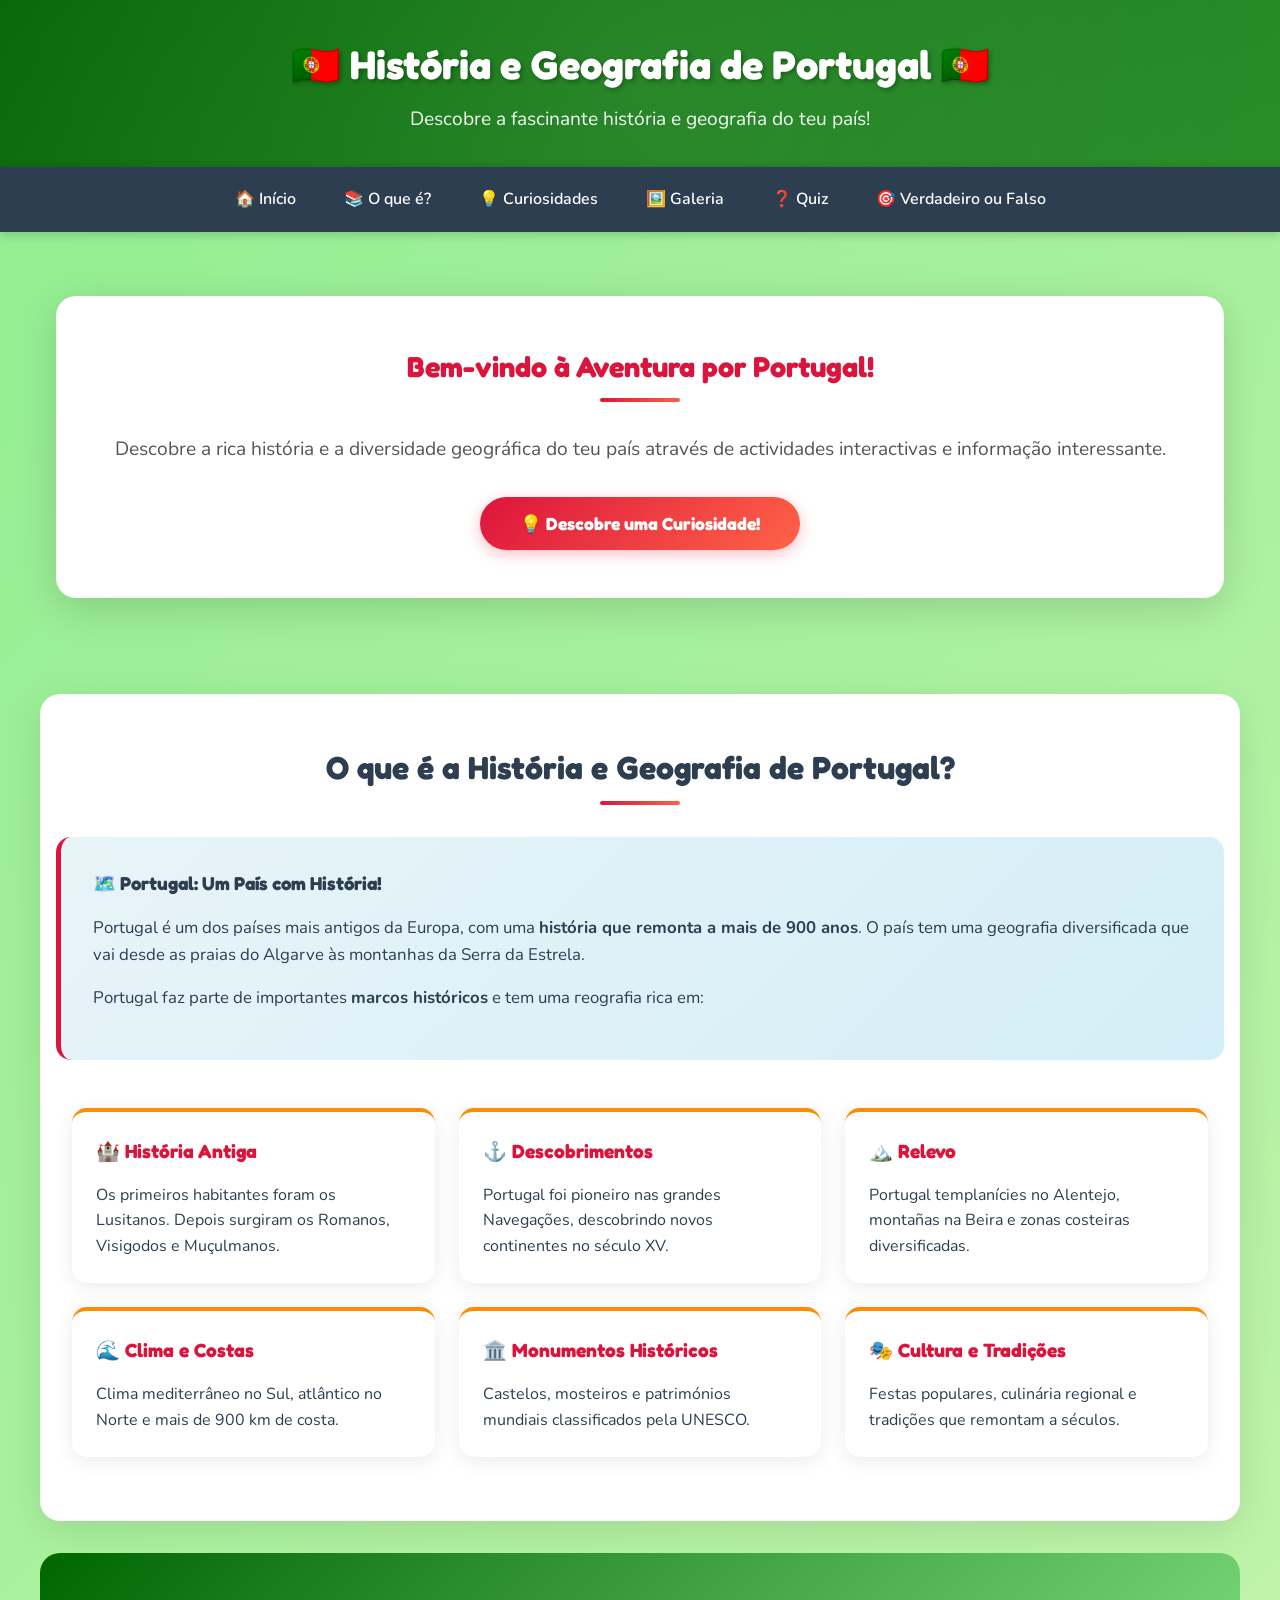
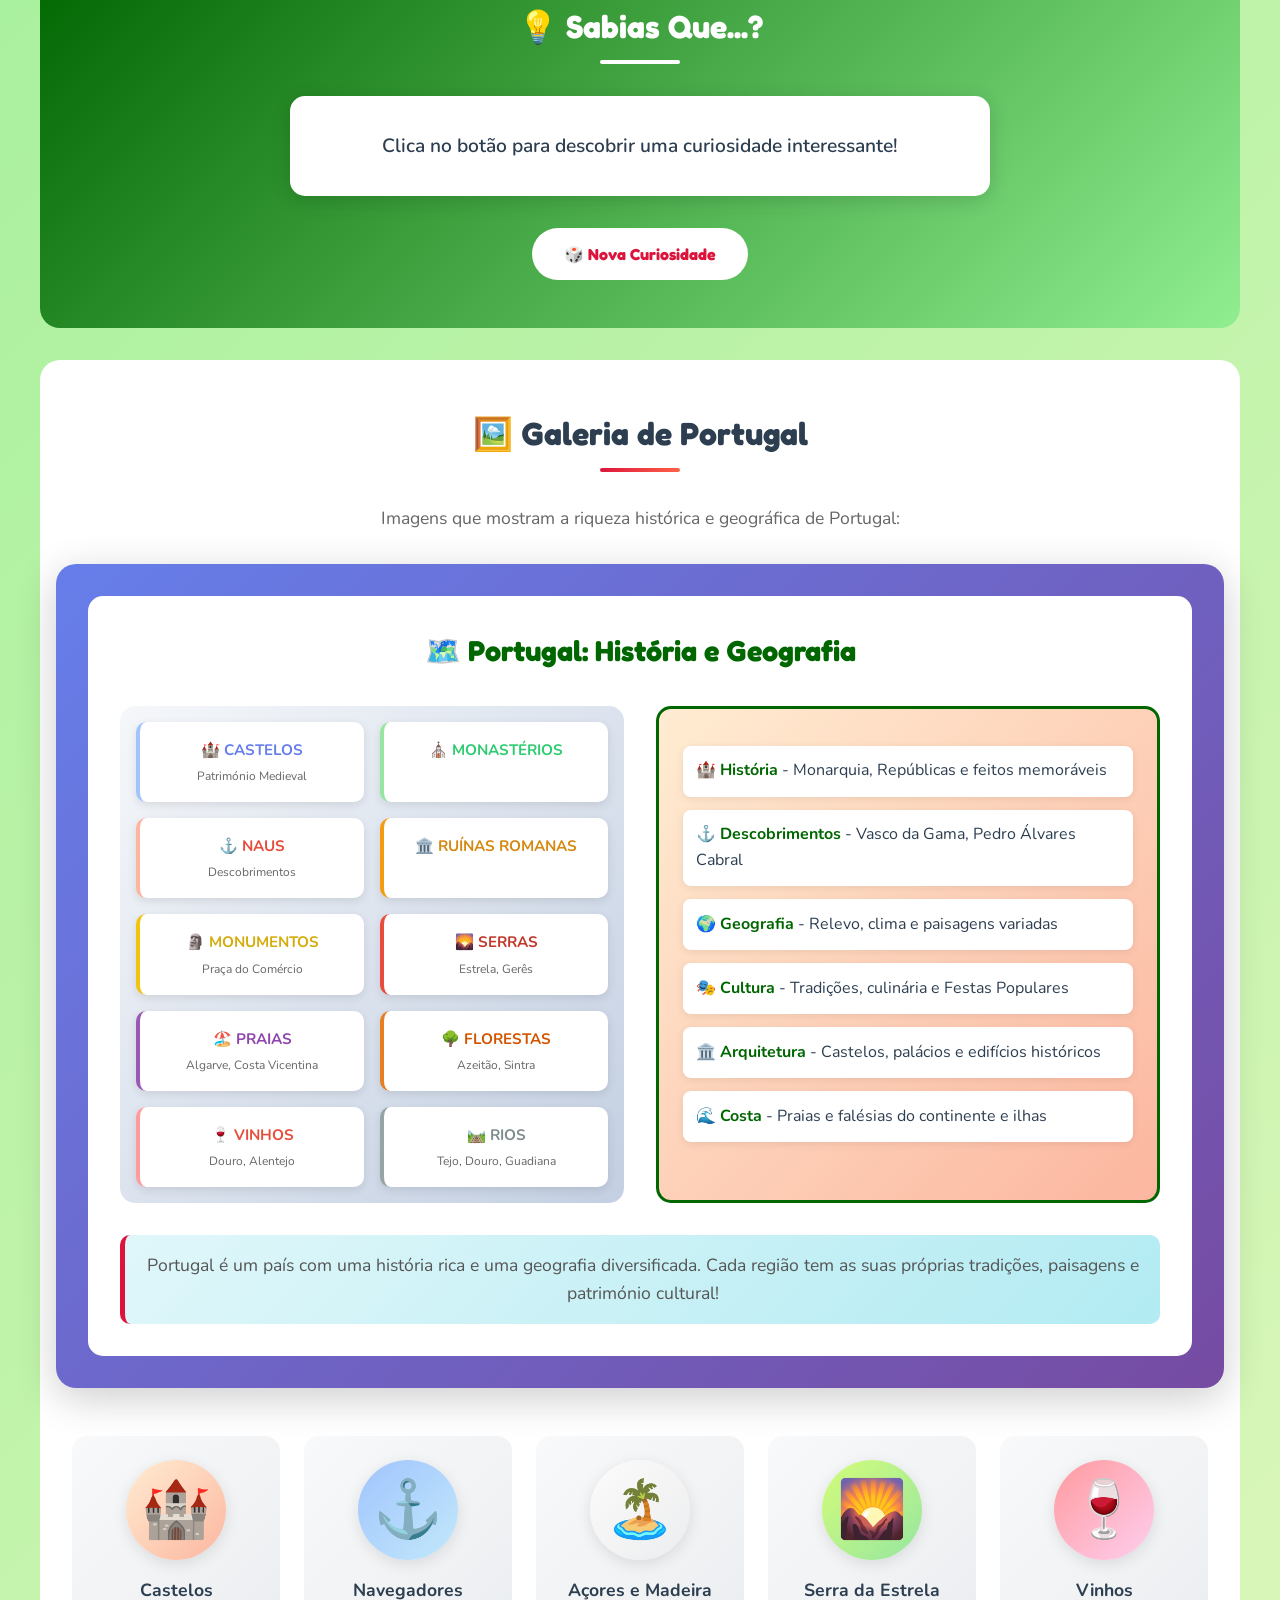
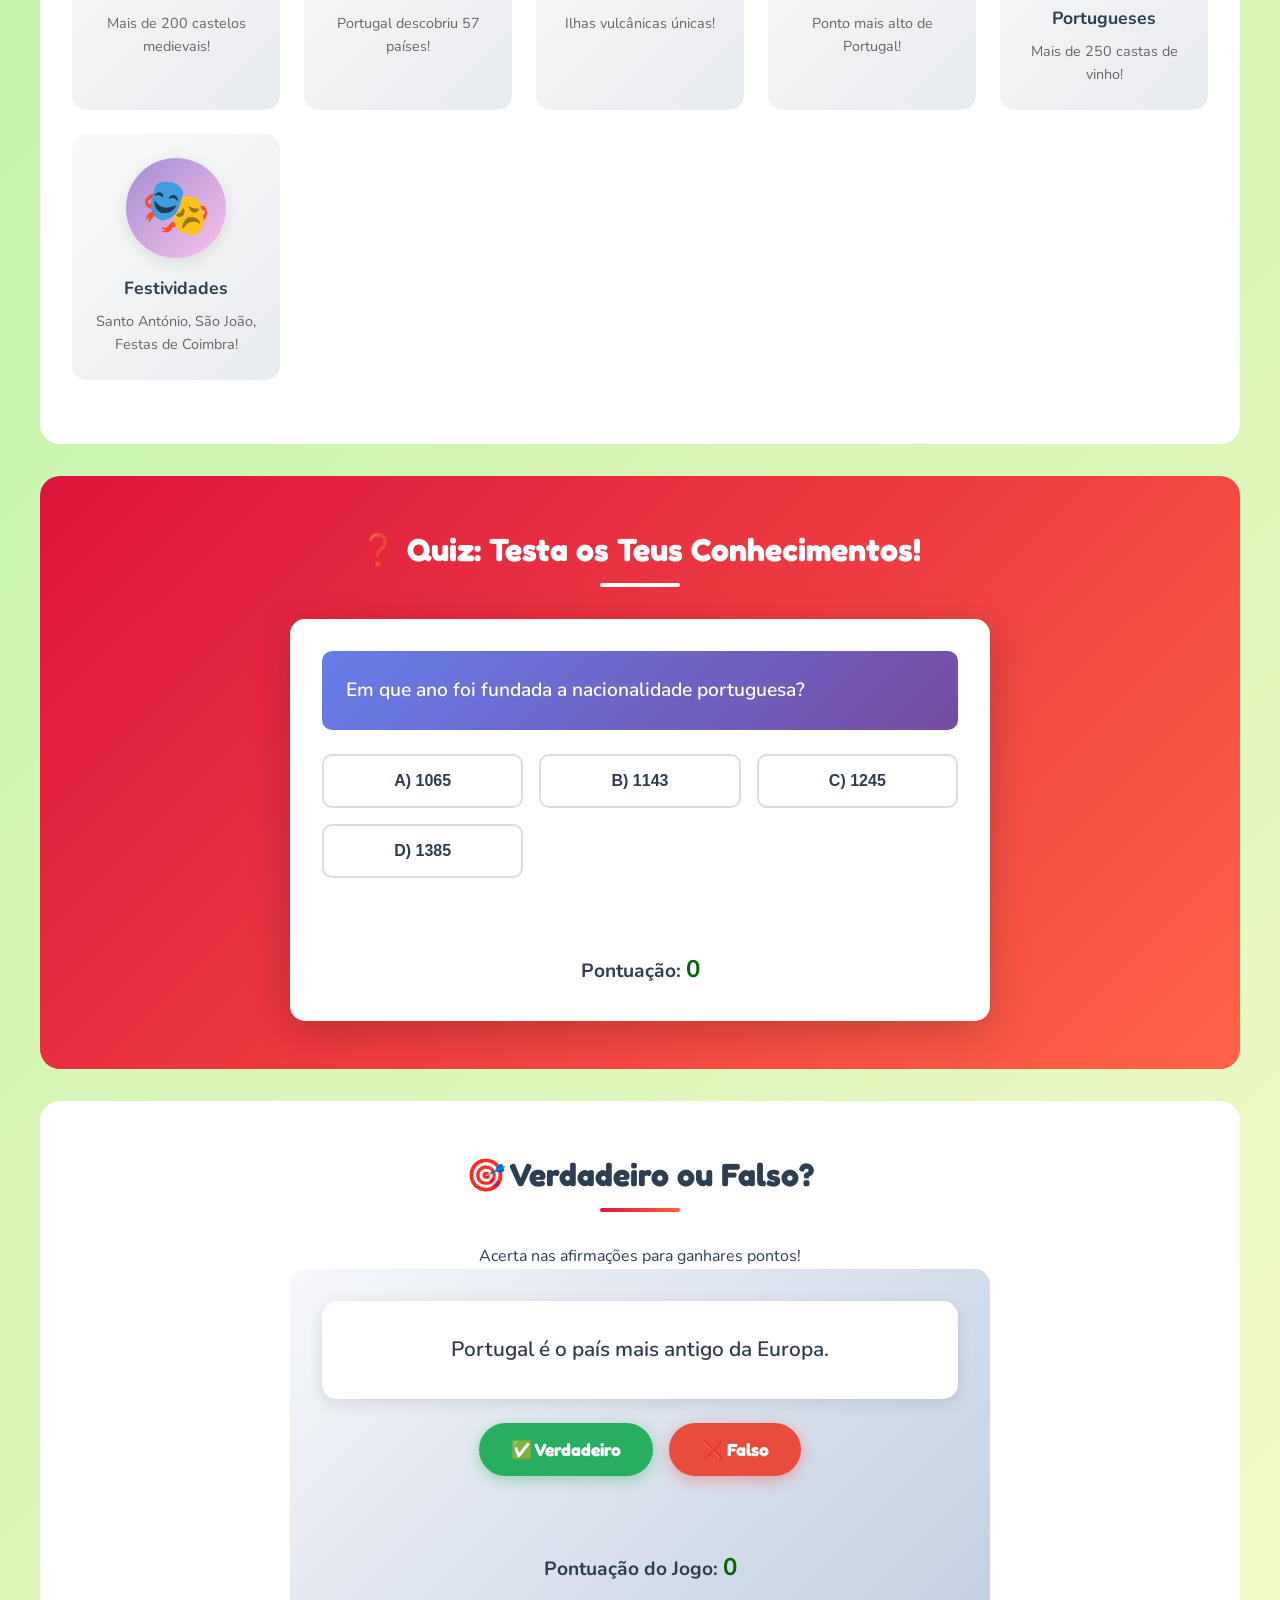
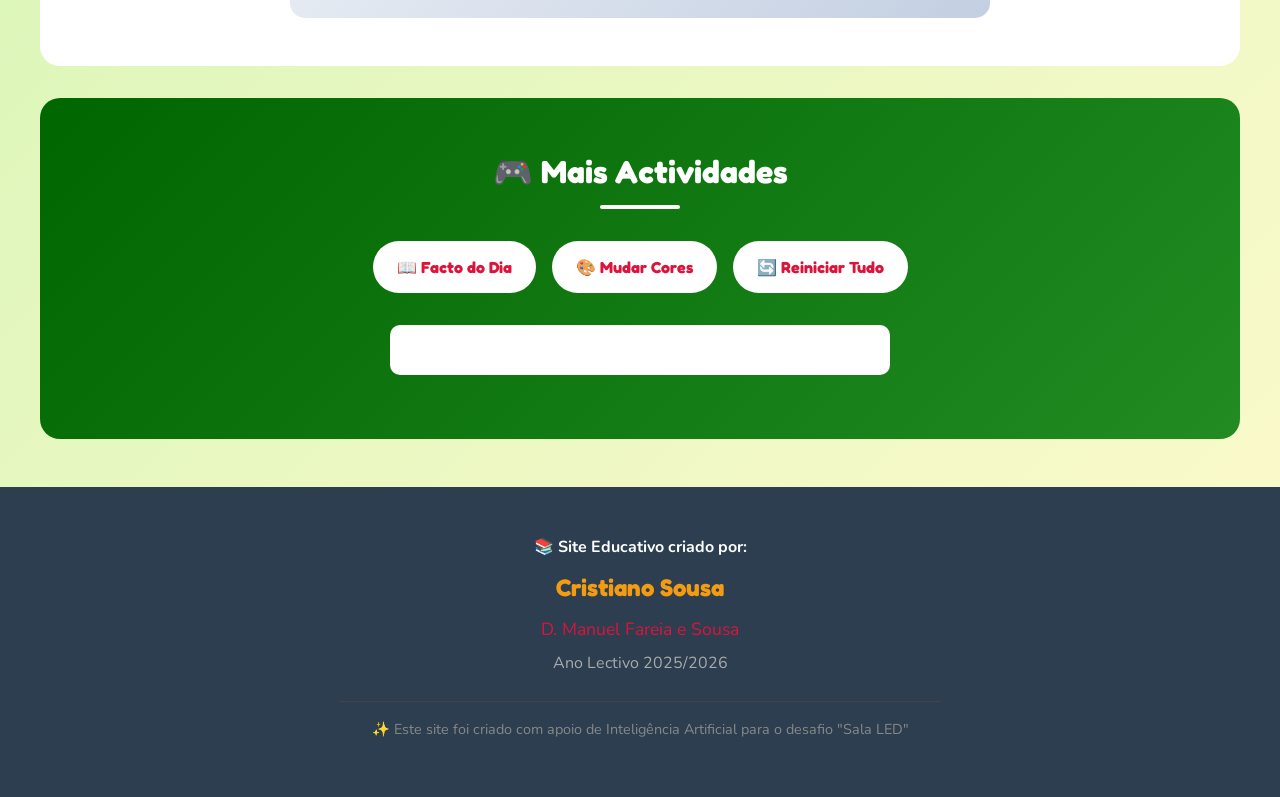
<file: site1/cristiano/index.html>
<!DOCTYPE html>
<html lang="pt-pt">
<head>
    <meta charset="UTF-8">
    <meta name="viewport" content="width=device-width, initial-scale=1.0">
    <title>História e Geografia de Portugal - Site Educativo</title>
    <link rel="stylesheet" href="style.css">
    <link href="https://fonts.googleapis.com/css2?family=Fredoka:wght@400;600;700&family=Nunito:wght@400;600;700&display=swap" rel="stylesheet">
</head>
<body>
    <header>
        <div class="header-content">
            <h1>🇵🇹 História e Geografia de Portugal 🇵🇹</h1>
            <p class="subtitle">Descobre a fascinante história e geografia do teu país!</p>
        </div>
    </header>

    <nav class="navbar">
        <ul class="nav-menu">
            <li><a href="#inicio">🏠 Início</a></li>
            <li><a href="#oquee">📚 O que é?</a></li>
            <li><a href="#curiosidades">💡 Curiosidades</a></li>
            <li><a href="#galeria">🖼️ Galeria</a></li>
            <li><a href="#quiz">❓ Quiz</a></li>
            <li><a href="#verdadeirofalso">🎯 Verdadeiro ou Falso</a></li>
        </ul>
    </nav>

    <section id="inicio" class="hero-section">
        <div class="hero-content">
            <h2>Bem-vindo à Aventura por Portugal!</h2>
            <p>Descobre a rica história e a diversidade geográfica do teu país através de actividades interactivas e informação interessante.</p>
            <button class="cta-button" onclick="mostrarCuriosidade()">💡 Descobre uma Curiosidade!</button>
        </div>
    </section>

    <section id="oquee" class="info-section">
        <h2>O que é a História e Geografia de Portugal?</h2>
        <div class="info-content">
            <div class="info-card">
                <h3>🗺️ Portugal: Um País com História!</h3>
                <p>Portugal é um dos países mais antigos da Europa, com uma <strong>história que remonta a mais de 900 anos</strong>. O país tem uma geografia diversificada que vai desde as praias do Algarve às montanhas da Serra da Estrela.</p>
                <p>Portugal faz parte de importantes <strong>marcos históricos</strong> e tem uma геografia rica em:</p>
            </div>
            <div class="systems-grid">
                <div class="system-card">
                    <h4>🏰 História Antiga</h4>
                    <p>Os primeiros habitantes foram os Lusitanos. Depois surgiram os Romanos, Visigodos e Muçulmanos.</p>
                </div>
                <div class="system-card">
                    <h4>⚓ Descobrimentos</h4>
                    <p>Portugal foi pioneiro nas grandes Navegações, descobrindo novos continentes no século XV.</p>
                </div>
                <div class="system-card">
                    <h4>🏔️ Relevo</h4>
                    <p>Portugal templanícies no Alentejo, montañas na Beira e zonas costeiras diversificadas.</p>
                </div>
                <div class="system-card">
                    <h4>🌊 Clima e Costas</h4>
                    <p>Clima mediterrâneo no Sul, atlântico no Norte e mais de 900 km de costa.</p>
                </div>
                <div class="system-card">
                    <h4>🏛️ Monumentos Históricos</h4>
                    <p>Castelos, mosteiros e patrimónios mundiais classificados pela UNESCO.</p>
                </div>
                <div class="system-card">
                    <h4>🎭 Cultura e Tradições</h4>
                    <p>Festas populares, culinária regional e tradições que remontam a séculos.</p>
                </div>
            </div>
        </div>
    </section>

    <section id="curiosidades" class="curiosities-section">
        <h2>💡 Sabias Que...?</h2>
        <div class="curiosity-box">
            <p id="curiosity-text">Clica no botão para descobrir uma curiosidade interessante!</p>
        </div>
        <button class="curiosity-button" onclick="mostrarCuriosidade()">🎲 Nova Curiosidade</button>
    </section>

    <section id="galeria" class="gallery-section">
        <h2>🖼️ Galeria de Portugal</h2>
        <p>Imagens que mostram a riqueza histórica e geográfica de Portugal:</p>
        
        <div class="featured-image">
            <div class="corpo-humano-completo">
                <h3>🗺️ Portugal: História e Geografia</h3>
                <div class="anatomia-visual">
                    <div class="anatomia-labels">
                        <div class="label-item cerebro-label">🏰 CASTELOS<br><small>Património Medieval</small></div>
                        <div class="label-item pulmoes-label">⛪ MONASTÉRIOS</div>
                        <div class="label-item coracao-label">⚓ NAUS<br><small>Descobrimentos</small></div>
                        <div class="label-item figado-label">🏛️ RUÍNAS ROMANAS</div>
                        <div class="label-item estomago-label">🗿 MONUMENTOS<br><small>Praça do Comércio</small></div>
                        <div class="label-item rins-label">🌄 SERRAS<br><small>Estrela, Gerês</small></div>
                        <div class="label-item baco-label">🏖️ PRAIAS<br><small>Algarve, Costa Vicentina</small></div>
                        <div class="label-item intestinos-label">🌳 FLORESTAS<br><small>Azeitão, Sintra</small></div>
                        <div class="label-item musculos-label">🍷 VINHOS<br><small>Douro, Alentejo</small></div>
                        <div class="label-item ossos-label">🛤️ RIOS<br><small>Tejo, Douro, Guadiana</small></div>
                    </div>
                    <div class="sistemas-info">
                        <p><strong>🏰 História</strong> - Monarquia, Repúblicas e feitos memoráveis</p>
                        <p><strong>⚓ Descobrimentos</strong> - Vasco da Gama, Pedro Álvares Cabral</p>
                        <p><strong>🌍 Geografia</strong> - Relevo, clima e paisagens variadas</p>
                        <p><strong>🎭 Cultura</strong> - Tradições, culinária e Festas Populares</p>
                        <p><strong>🏛️ Arquitetura</strong> - Castelos, palácios e edifícios históricos</p>
                        <p><strong>🌊 Costa</strong> - Praias e falésias do continente e ilhas</p>
                    </div>
                </div>
                <p class="featured-desc">Portugal é um país com uma história rica e uma geografia diversificada. Cada região tem as suas próprias tradições, paisagens e património cultural!</p>
            </div>
        </div>

        <div class="gallery-grid">
            <div class="gallery-item">
                <div class="image-placeholder coracao">🏰</div>
                <p class="caption">Castelos</p>
                <p class="image-desc">Mais de 200 castelos medievais!</p>
            </div>
            <div class="gallery-item">
                <div class="image-placeholder cerebro">⚓</div>
                <p class="caption">Navegadores</p>
                <p class="image-desc">Portugal descobriu 57 países!</p>
            </div>
            <div class="gallery-item">
                <div class="image-placeholder ossos">🏝️</div>
                <p class="caption">Açores e Madeira</p>
                <p class="image-desc">Ilhas vulcânicas únicas!</p>
            </div>
            <div class="gallery-item">
                <div class="image-placeholder pulmoes">🌄</div>
                <p class="caption">Serra da Estrela</p>
                <p class="image-desc"> Ponto mais alto de Portugal!</p>
            </div>
            <div class="gallery-item">
                <div class="image-placeholder musculos">🍷</div>
                <p class="caption">Vinhos Portugueses</p>
                <p class="image-desc">Mais de 250 castas de vinho!</p>
            </div>
            <div class="gallery-item">
                <div class="image-placeholder olhos">🎭</div>
                <p class="caption">Festividades</p>
                <p class="image-desc">Santo António, São João, Festas de Coimbra!</p>
            </div>
        </div>
    </section>

    <section id="quiz" class="quiz-section">
        <h2>❓ Quiz: Testa os Teus Conhecimentos!</h2>
        <div class="quiz-container">
            <div id="quiz-question" class="question">
                <p>Em que ano foi fundada a nacionalidade portuguesa?</p>
            </div>
            <div class="options">
                <button class="option-btn" onclick="checkAnswer(1)">A) 1065</button>
                <button class="option-btn" onclick="checkAnswer(2)">B) 1143</button>
                <button class="option-btn" onclick="checkAnswer(3)">C) 1245</button>
                <button class="option-btn" onclick="checkAnswer(4)">D) 1385</button>
            </div>
            <div id="quiz-result" class="result"></div>
            <p class="score">Pontuação: <span id="score">0</span></p>
        </div>
    </section>

    <section id="verdadeirofalso" class="game-section">
        <h2>🎯 Verdadeiro ou Falso?</h2>
        <p>Acerta nas afirmações para ganhares pontos!</p>
        <div class="game-container">
            <div class="statement-box">
                <p id="statement-text">Portugal é o país mais antigo da Europa.</p>
            </div>
            <div class="game-buttons">
                <button class="true-btn" onclick="checkStatement(true)">✅ Verdadeiro</button>
                <button class="false-btn" onclick="checkStatement(false)">❌ Falso</button>
            </div>
            <div id="game-result" class="game-result"></div>
            <p class="game-score">Pontuação do Jogo: <span id="game-score">0</span></p>
        </div>
    </section>

    <section class="interactive-section">
        <h2>🎮 Mais Actividades</h2>
        <div class="interactive-buttons">
            <button class="interactive-btn" onclick="revelarFacto()">📖 Facto do Dia</button>
            <button class="interactive-btn" onclick="mudarCorFundo()">🎨 Mudar Cores</button>
            <button class="interactive-btn" onclick="reiniciarPontuacao()">🔄 Reiniciar Tudo</button>
        </div>
        <div id="interactive-result" class="interactive-result"></div>
    </section>

    <footer>
        <div class="footer-content">
            <p>📚 <strong>Site Educativo criado por:</strong></p>
            <p class="author">Cristiano Sousa</p>
            <p class="school">D. Manuel Fareia e Sousa</p>
            <p class="year">Ano Lectivo 2025/2026</p>
            <p class="disclaimer">✨ Este site foi criado com apoio de Inteligência Artificial para o desafio "Sala LED"</p>
        </div>
    </footer>

    <script src="script.js"></script>
</body>
</html>
</file>
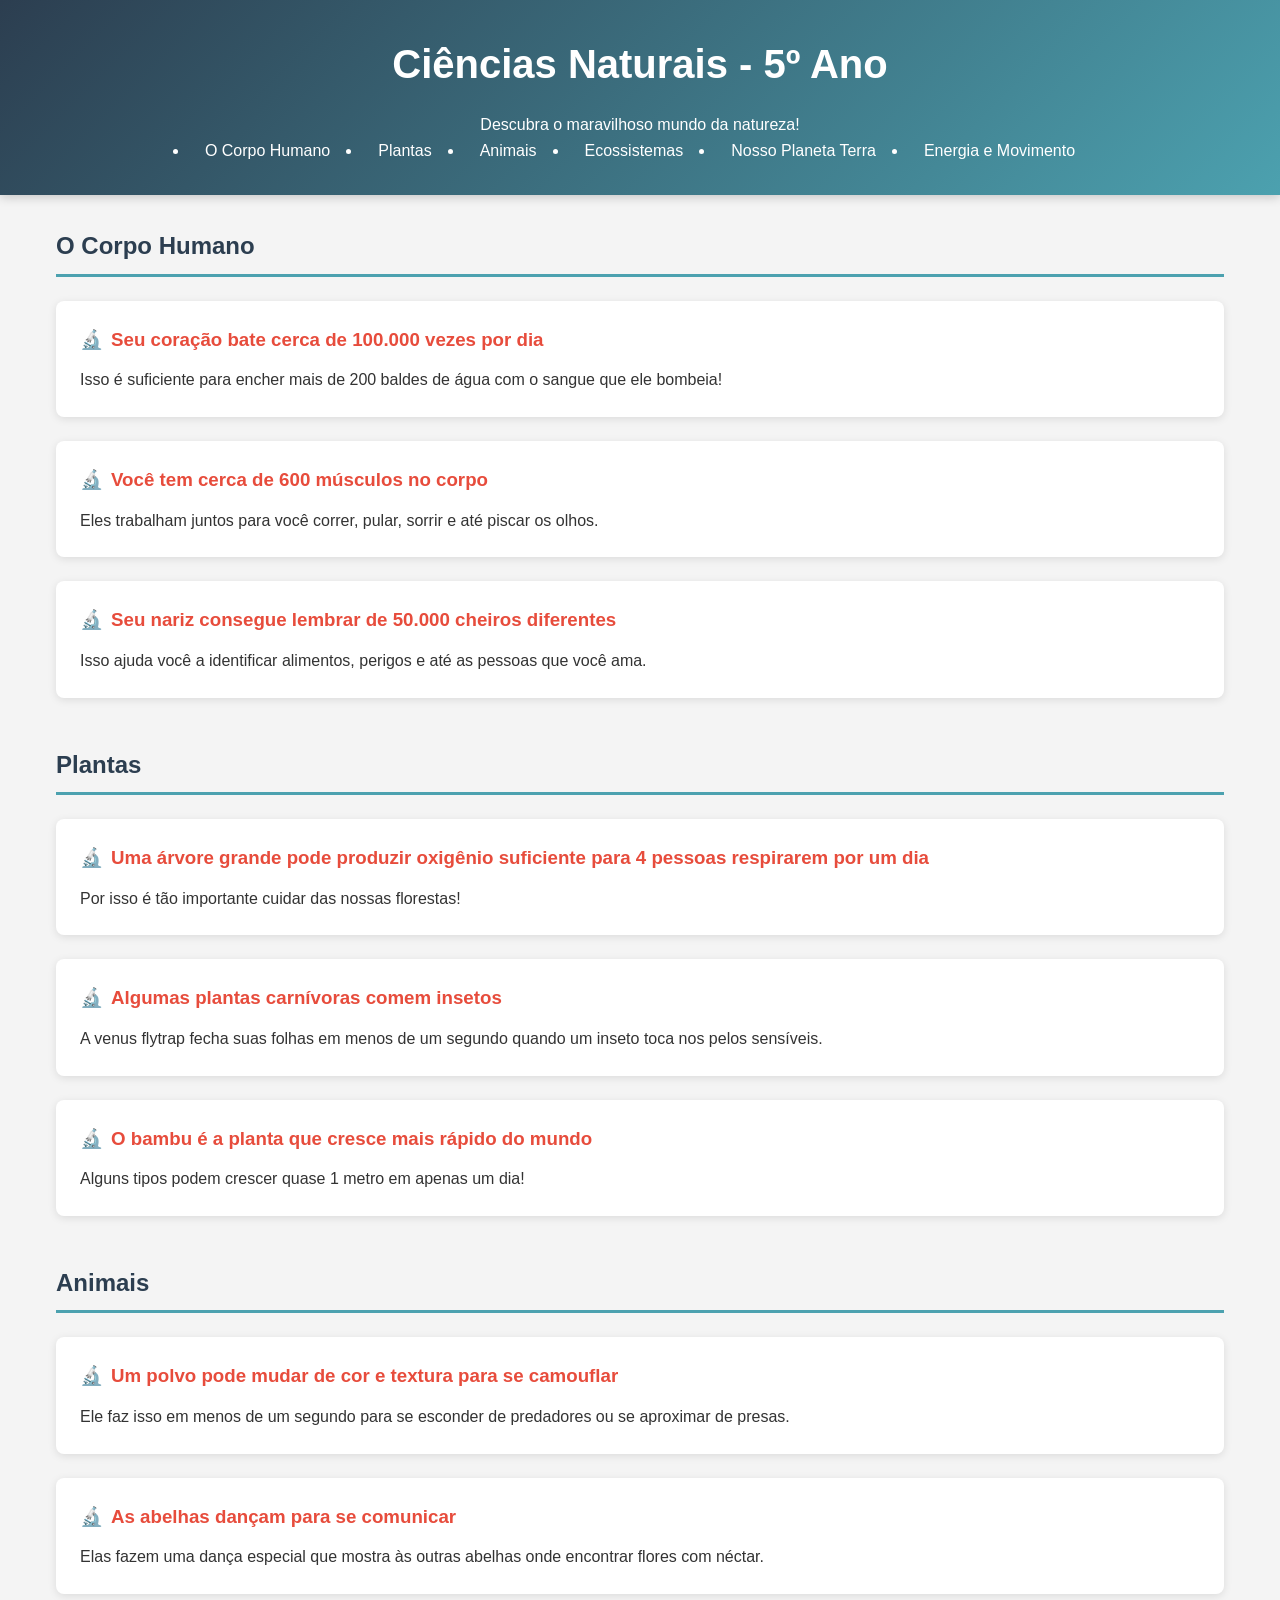
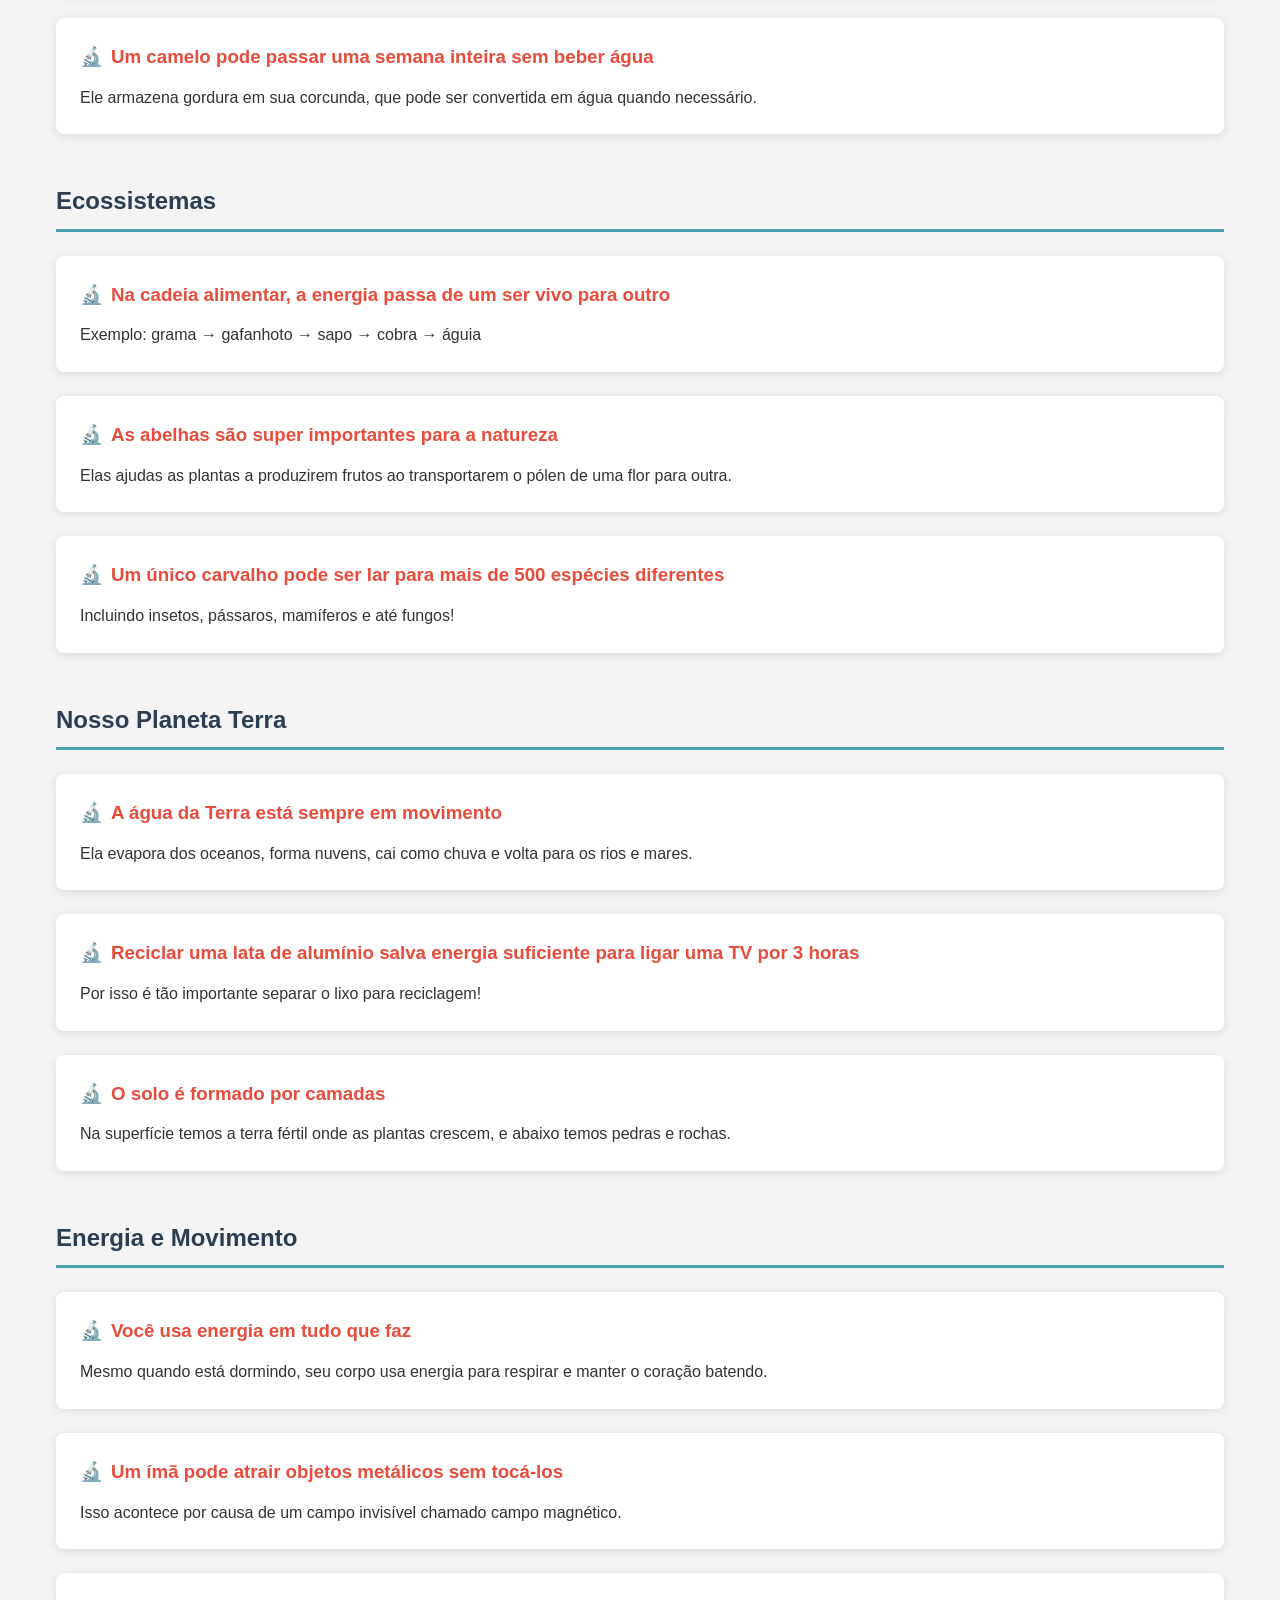
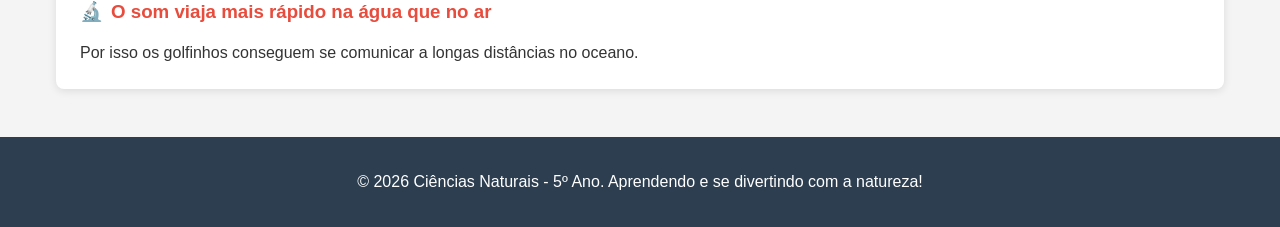
<file: site1/Factos sobre ciencias/index.html>
<!DOCTYPE html>
<html lang="pt-PT">
<head>
    <meta charset="UTF-8">
    <meta name="viewport" content="width=device-width, initial-scale=1.0">
    <title>Ciências Naturais - 5º Ano</title>
    <link rel="stylesheet" href="style.css">
</head>
<body>
    <header>
        <h1>Ciências Naturais - 5º Ano</h1>
        <p>Descubra o maravilhoso mundo da natureza!</p>
        <nav>
            <ul>
                <li><a href="#corpo">O Corpo Humano</a></li>
                <li><a href="#plantas">Plantas</a></li>
                <li><a href="#animais">Animais</a></li>
                <li><a href="#ecossistemas">Ecossistemas</a></li>
                <li><a href="#terra">Nosso Planeta Terra</a></li>
                <li><a href="#energia">Energia e Movimento</a></li>
            </ul>
        </nav>
    </header>
    <main>
        <section id="corpo">
            <h2>O Corpo Humano</h2>
            <article class="fact">
                <h3>Seu coração bate cerca de 100.000 vezes por dia</h3>
                <p>Isso é suficiente para encher mais de 200 baldes de água com o sangue que ele bombeia!</p>
            </article>
            <article class="fact">
                <h3>Você tem cerca de 600 músculos no corpo</h3>
                <p>Eles trabalham juntos para você correr, pular, sorrir e até piscar os olhos.</p>
            </article>
            <article class="fact">
                <h3>Seu nariz consegue lembrar de 50.000 cheiros diferentes</h3>
                <p>Isso ajuda você a identificar alimentos, perigos e até as pessoas que você ama.</p>
            </article>
        </section>

        <section id="plantas">
            <h2>Plantas</h2>
            <article class="fact">
                <h3>Uma árvore grande pode produzir oxigênio suficiente para 4 pessoas respirarem por um dia</h3>
                <p>Por isso é tão importante cuidar das nossas florestas!</p>
            </article>
            <article class="fact">
                <h3>Algumas plantas carnívoras comem insetos</h3>
                <p>A venus flytrap fecha suas folhas em menos de um segundo quando um inseto toca nos pelos sensíveis.</p>
            </article>
            <article class="fact">
                <h3>O bambu é a planta que cresce mais rápido do mundo</h3>
                <p>Alguns tipos podem crescer quase 1 metro em apenas um dia!</p>
            </article>
        </section>

        <section id="animais">
            <h2>Animais</h2>
            <article class="fact">
                <h3>Um polvo pode mudar de cor e textura para se camouflar</h3>
                <p>Ele faz isso em menos de um segundo para se esconder de predadores ou se aproximar de presas.</p>
            </article>
            <article class="fact">
                <h3>As abelhas dançam para se comunicar</h3>
                <p>Elas fazem uma dança especial que mostra às outras abelhas onde encontrar flores com néctar.</p>
            </article>
            <article class="fact">
                <h3>Um camelo pode passar uma semana inteira sem beber água</h3>
                <p>Ele armazena gordura em sua corcunda, que pode ser convertida em água quando necessário.</p>
            </article>
        </section>

        <section id="ecossistemas">
            <h2>Ecossistemas</h2>
            <article class="fact">
                <h3>Na cadeia alimentar, a energia passa de um ser vivo para outro</h3>
                <p>Exemplo: grama → gafanhoto → sapo → cobra → águia</p>
            </article>
            <article class="fact">
                <h3>As abelhas são super importantes para a natureza</h3>
                <p>Elas ajudas as plantas a produzirem frutos ao transportarem o pólen de uma flor para outra.</p>
            </article>
            <article class="fact">
                <h3>Um único carvalho pode ser lar para mais de 500 espécies diferentes</h3>
                <p>Incluindo insetos, pássaros, mamíferos e até fungos!</p>
            </article>
        </section>

        <section id="terra">
            <h2>Nosso Planeta Terra</h2>
            <article class="fact">
                <h3>A água da Terra está sempre em movimento</h3>
                <p>Ela evapora dos oceanos, forma nuvens, cai como chuva e volta para os rios e mares.</p>
            </article>
            <article class="fact">
                <h3>Reciclar uma lata de alumínio salva energia suficiente para ligar uma TV por 3 horas</h3>
                <p>Por isso é tão importante separar o lixo para reciclagem!</p>
            </article>
            <article class="fact">
                <h3>O solo é formado por camadas</h3>
                <p>Na superfície temos a terra fértil onde as plantas crescem, e abaixo temos pedras e rochas.</p>
            </article>
        </section>

        <section id="energia">
            <h2>Energia e Movimento</h2>
            <article class="fact">
                <h3>Você usa energia em tudo que faz</h3>
                <p>Mesmo quando está dormindo, seu corpo usa energia para respirar e manter o coração batendo.</p>
            </article>
            <article class="fact">
                <h3>Um ímã pode atrair objetos metálicos sem tocá-los</h3>
                <p>Isso acontece por causa de um campo invisível chamado campo magnético.</p>
            </article>
            <article class="fact">
                <h3>O som viaja mais rápido na água que no ar</h3>
                <p>Por isso os golfinhos conseguem se comunicar a longas distâncias no oceano.</p>
            </article>
        </section>
    </main>
    <footer>
        <p>&copy; 2026 Ciências Naturais - 5º Ano. Aprendendo e se divertindo com a natureza!</p>
    </footer>
    <script src="script.js"></script>
</body>
</html>
</file>
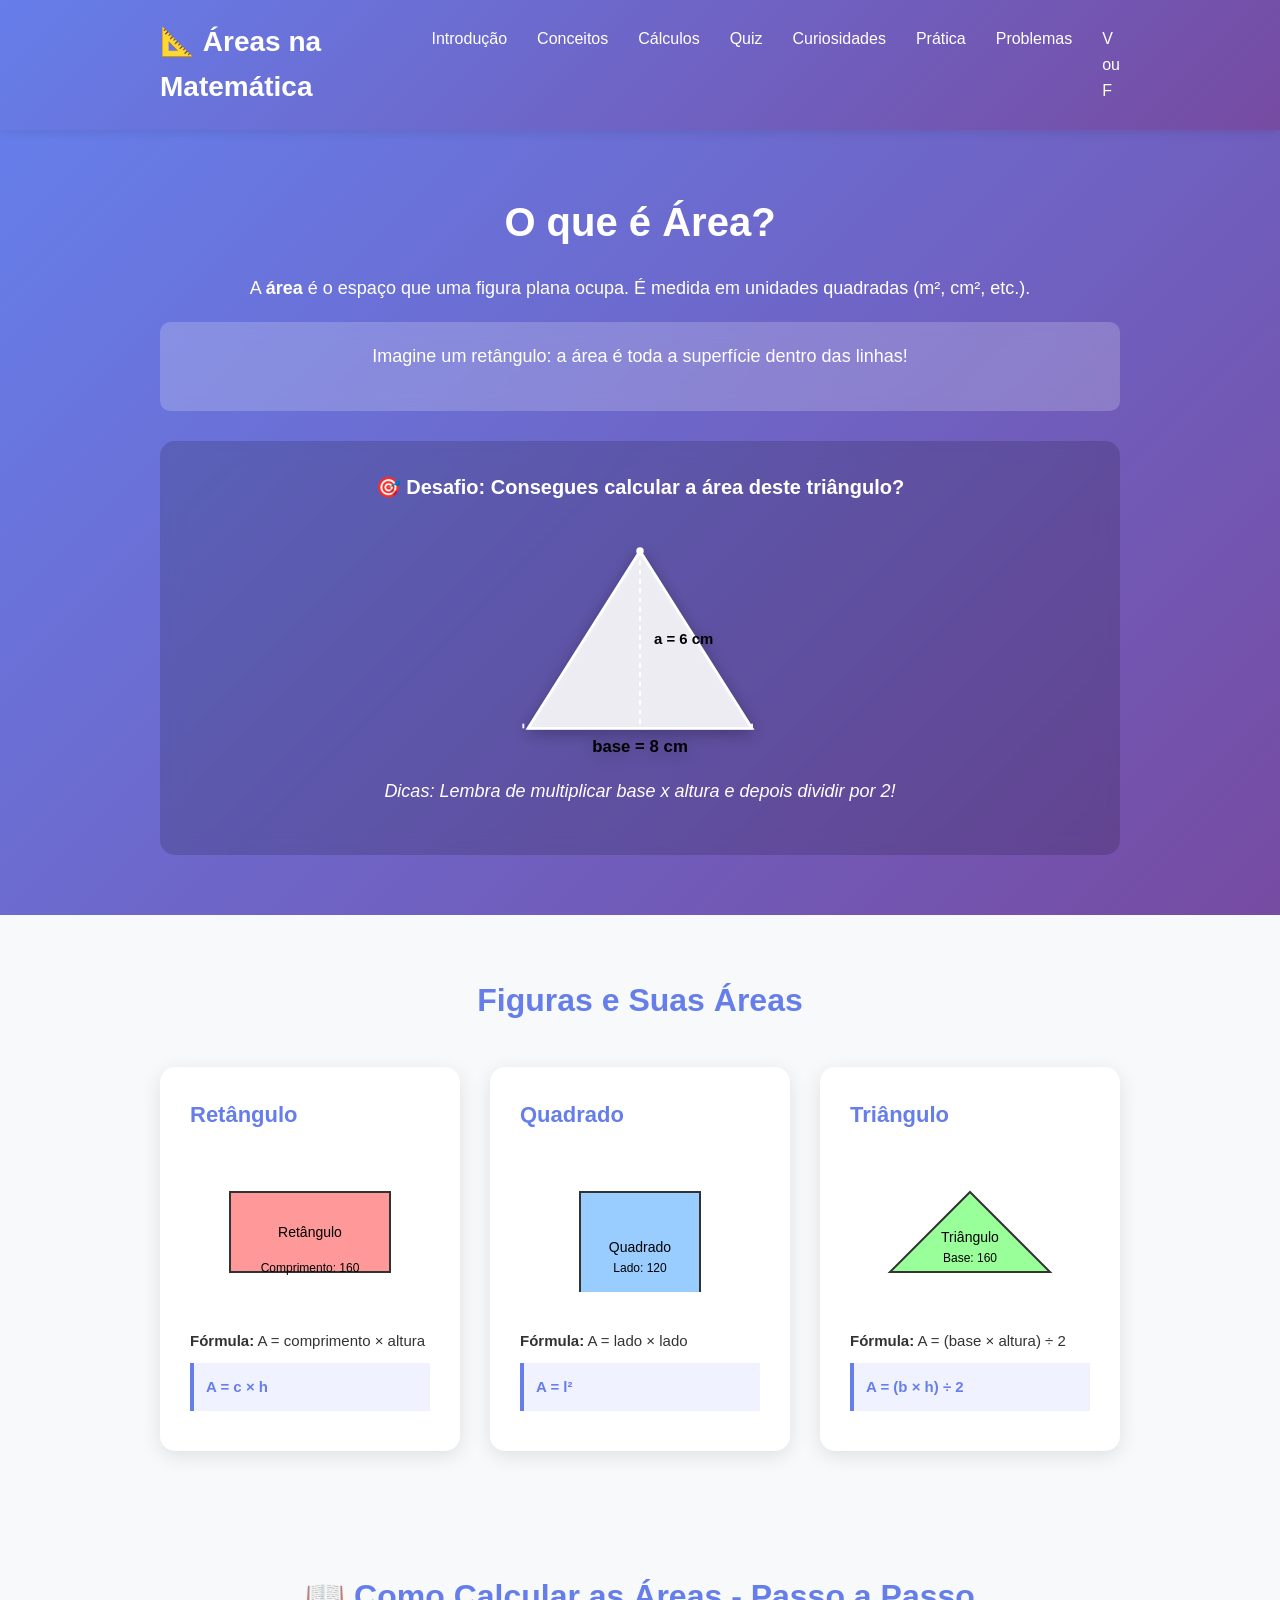
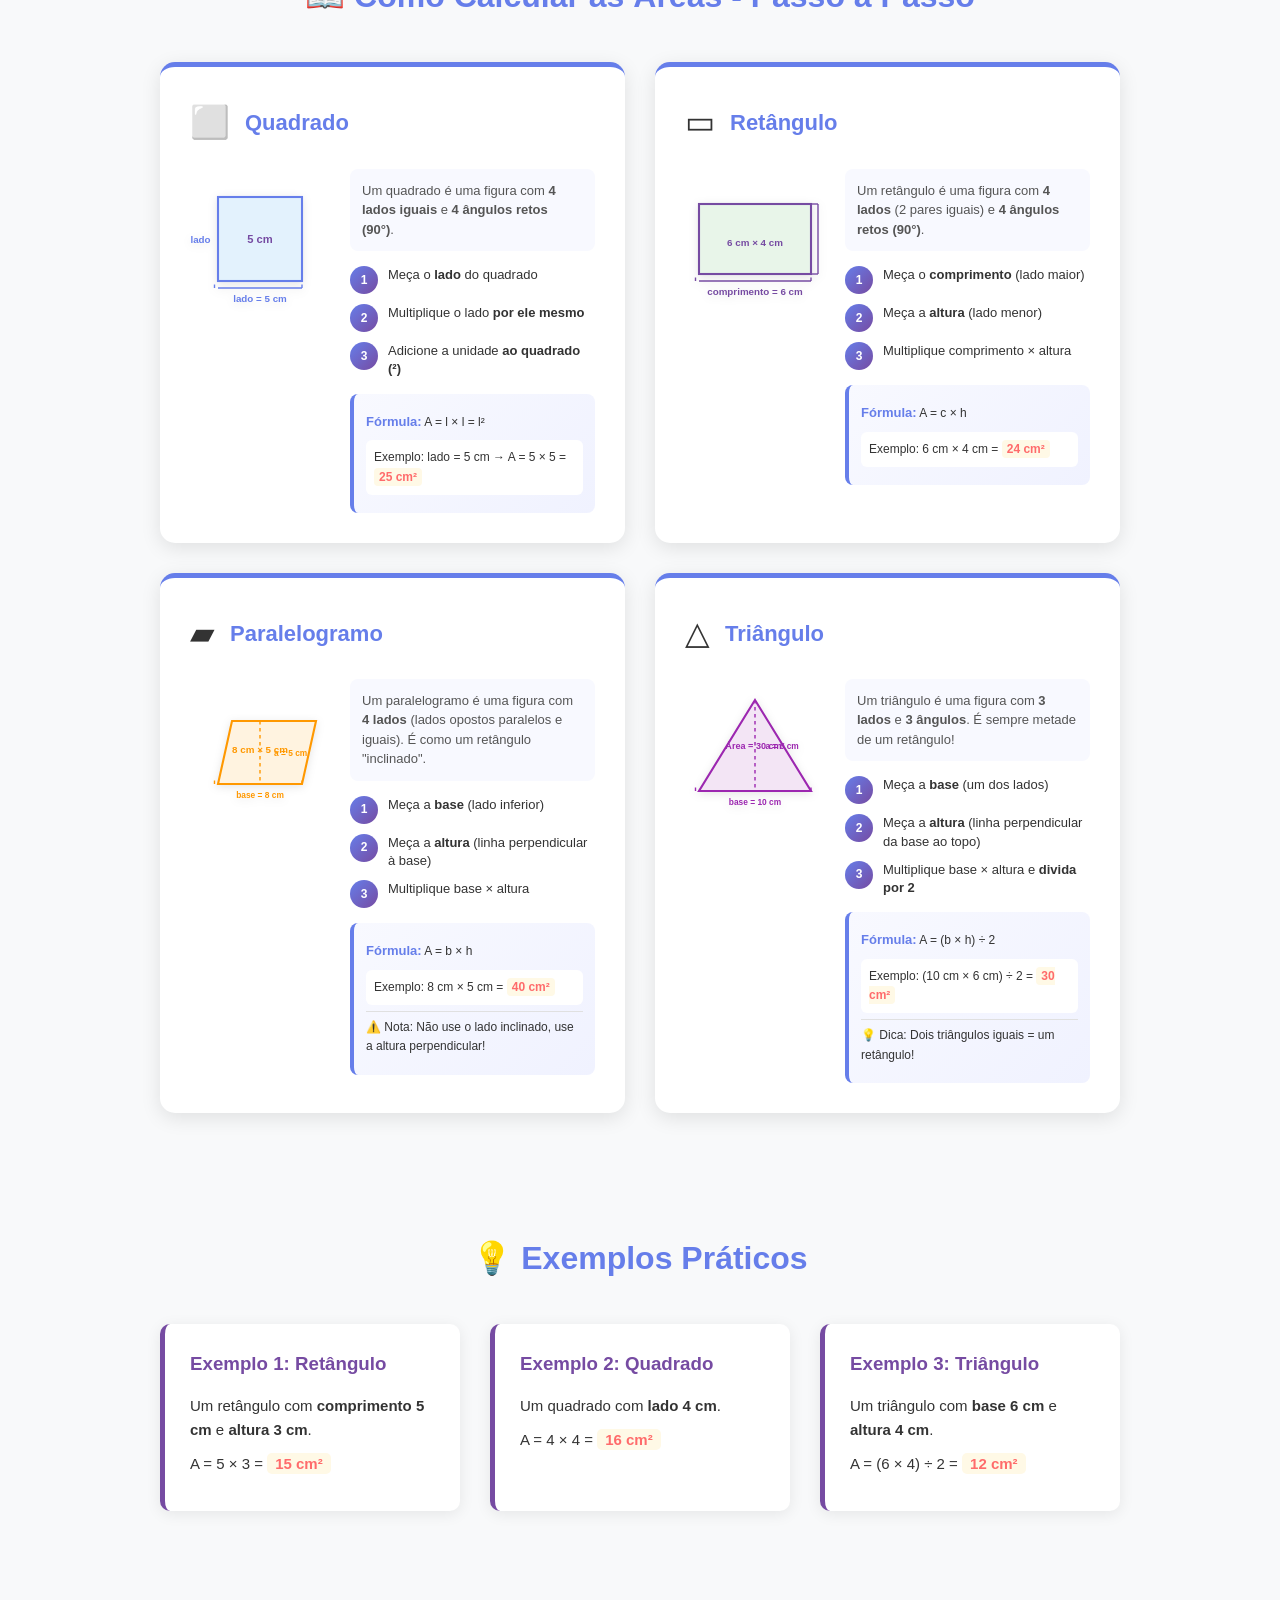
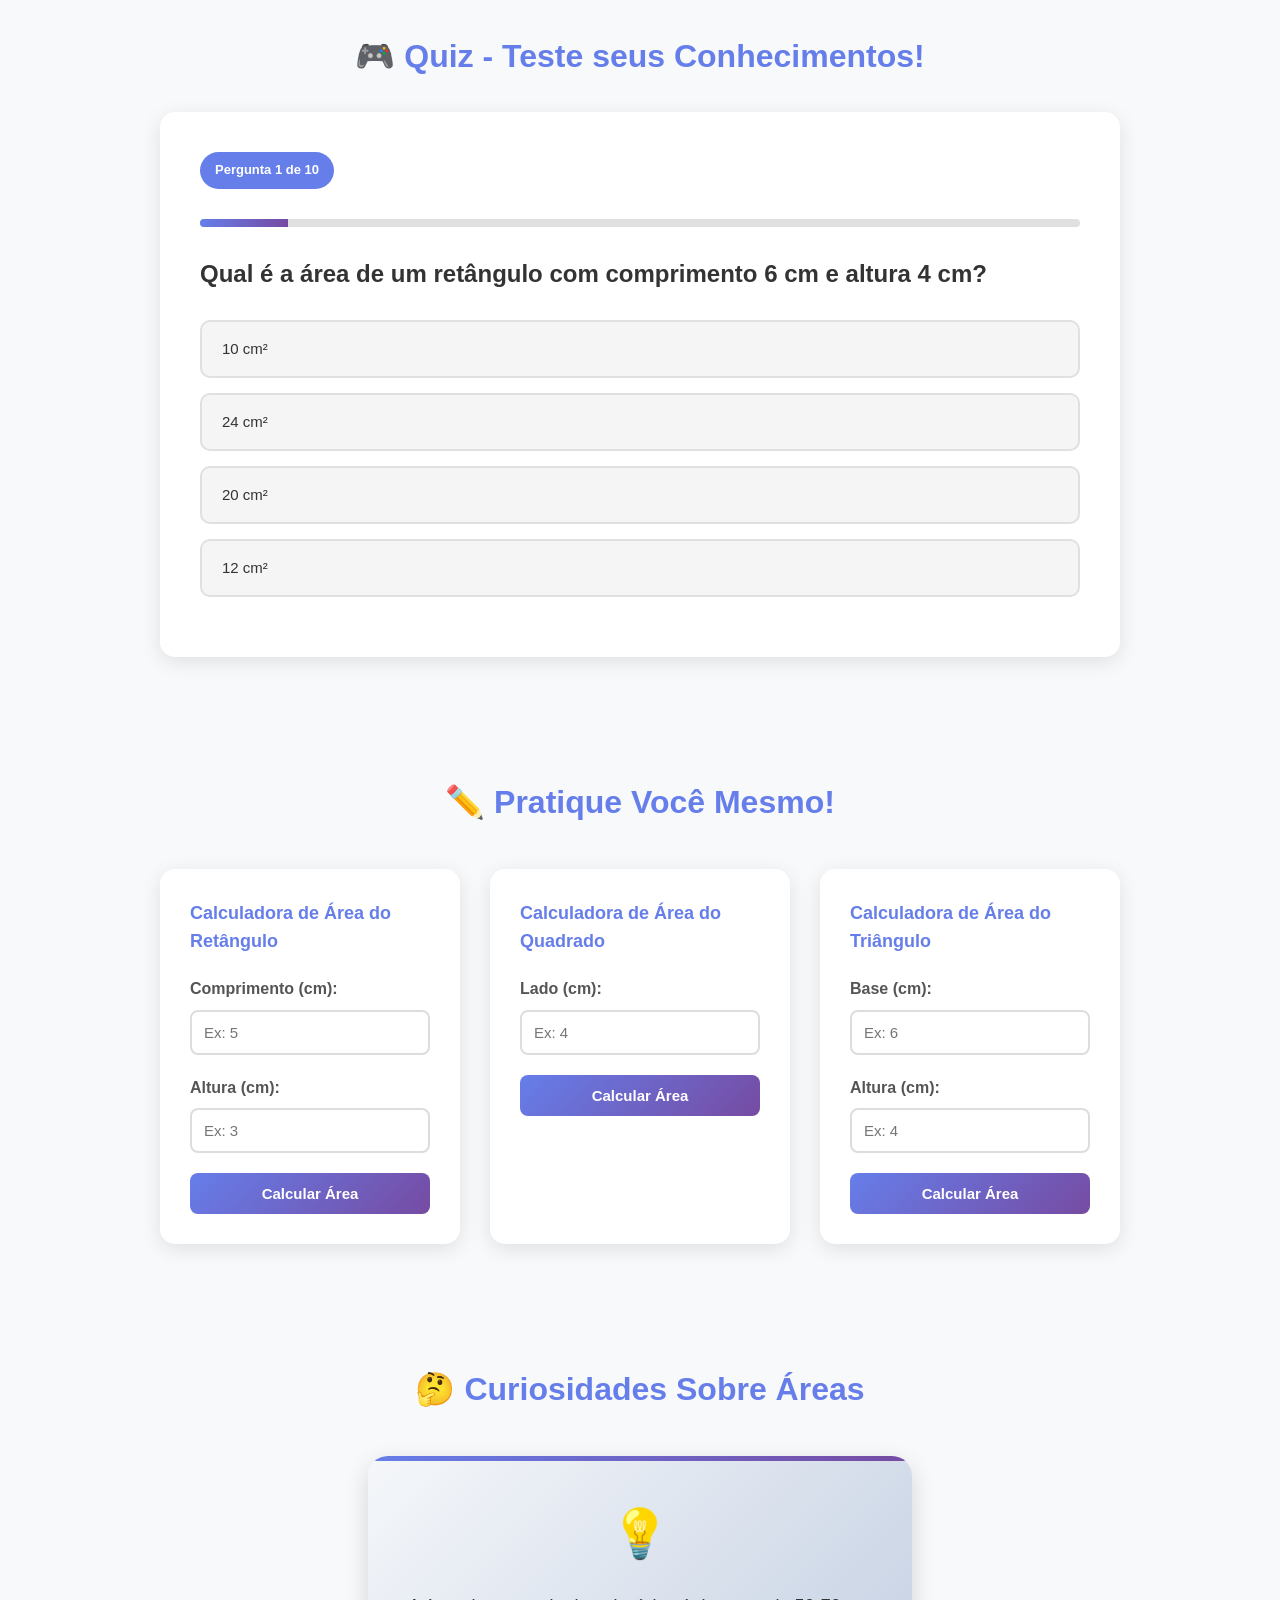
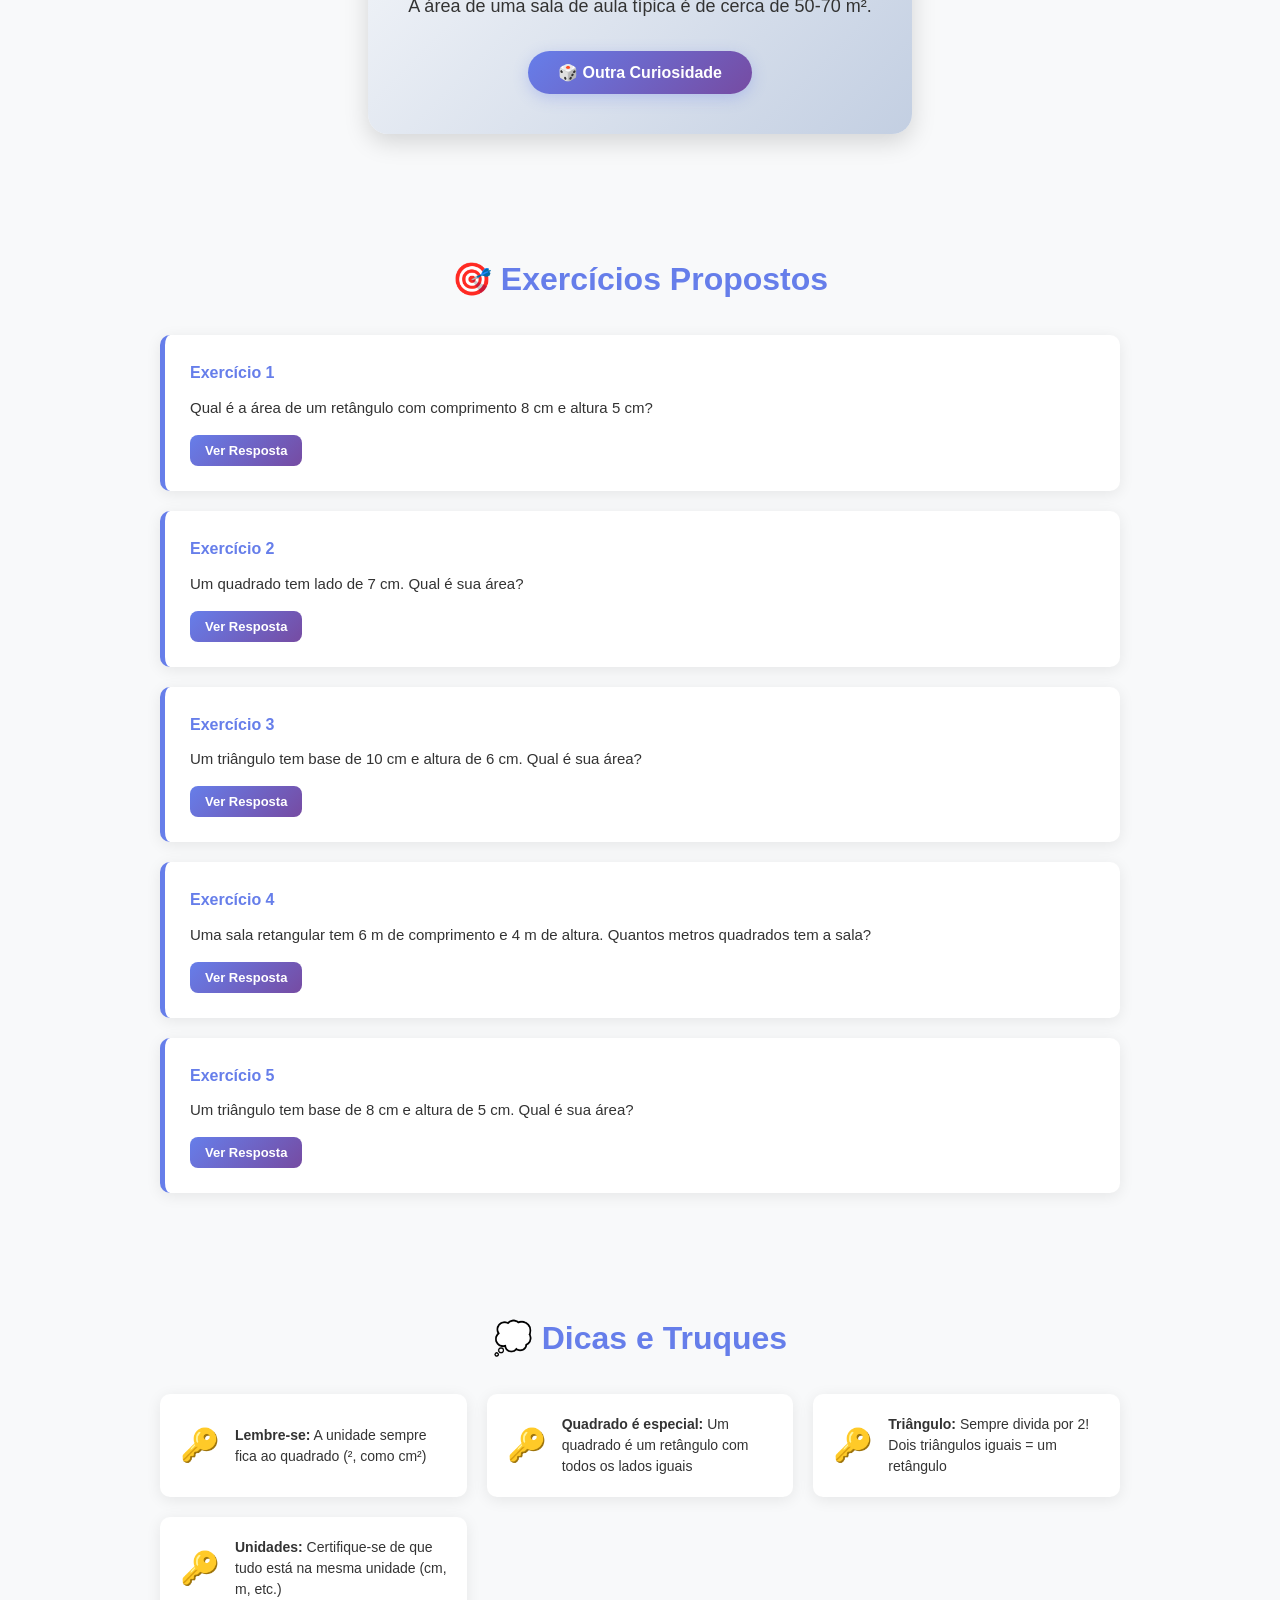
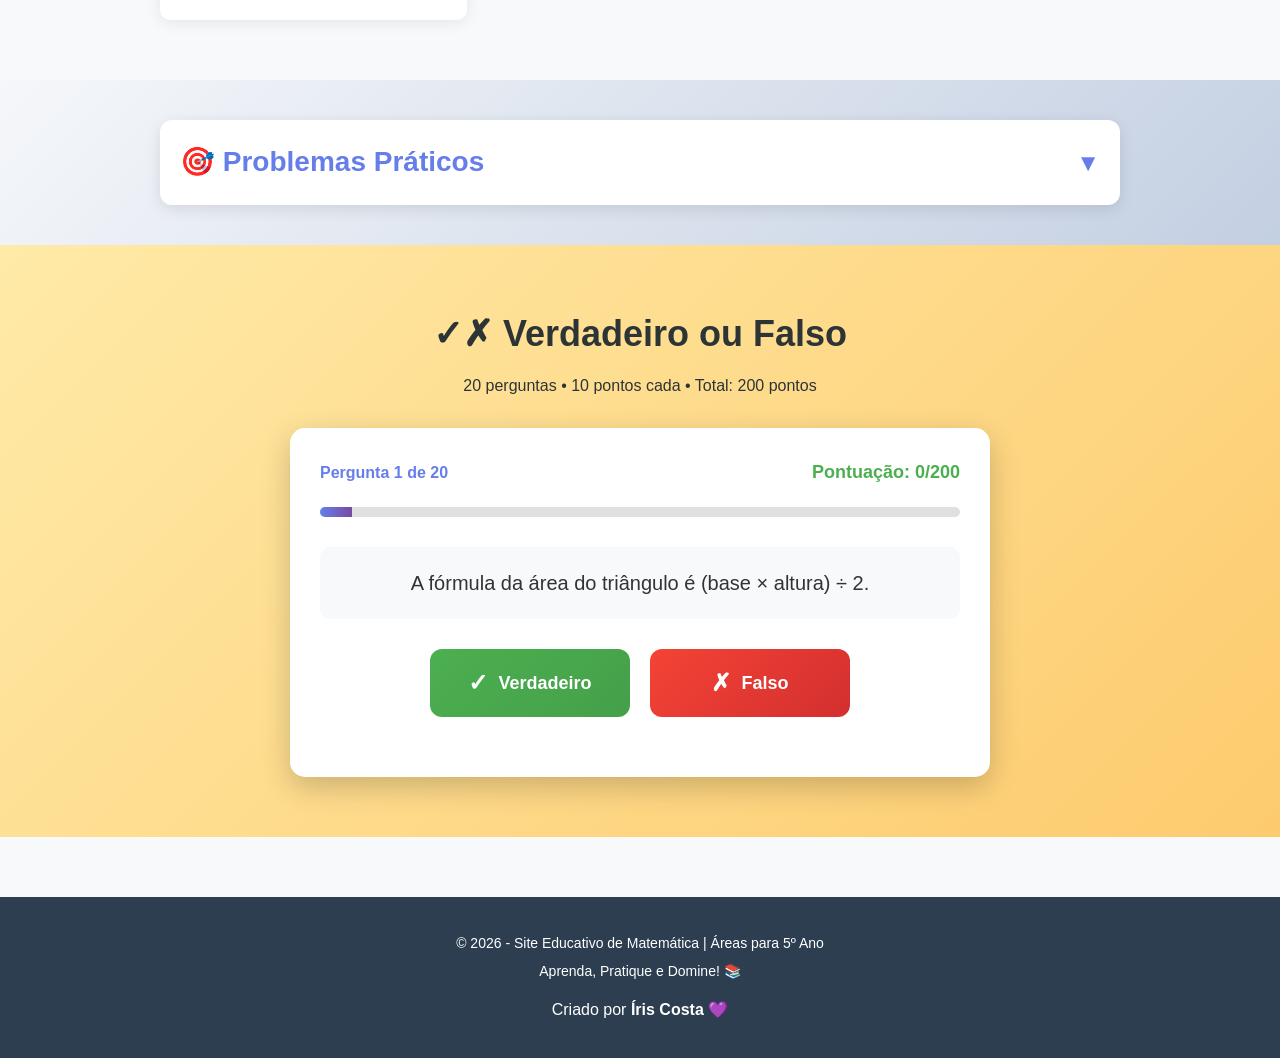
<file: site1/Iris1/index.html>
<!DOCTYPE html>
<html lang="pt-BR">
<head>
    <meta charset="UTF-8">
    <meta name="viewport" content="width=device-width, initial-scale=1.0">
    <title>Matemática - Áreas | 5º Ano</title>
    <link rel="stylesheet" href="styles.css">
</head>
<body>
    <header>
        <nav class="navbar">
            <div class="container">
                <h1 class="logo">📐 Áreas na Matemática</h1>
                <ul class="nav-links">
                    <li><a href="#introducao">Introdução</a></li>
                    <li><a href="#conceitos">Conceitos</a></li>
                    <li><a href="#calculos">Cálculos</a></li>
                    <li><a href="#quiz">Quiz</a></li>
                    <li><a href="#curiosidades">Curiosidades</a></li>
                    <li><a href="#pratica">Prática</a></li>
                    <li><a href="#problemas-praticos">Problemas</a></li>
                    <li><a href="#verdadeiro-falso">V ou F</a></li>
                </ul>
            </div>
        </nav>
    </header>

    <main>
        <!-- Seção de Introdução -->
        <section id="introducao" class="section hero">
            <div class="container">
                <h2>O que é Área?</h2>
                <p>A <strong>área</strong> é o espaço que uma figura plana ocupa. É medida em unidades quadradas (m², cm², etc.).</p>
                <div class="concept-box">
                    <p>Imagine um retângulo: a área é toda a superfície dentro das linhas!</p>
                </div>
                
                <div class="introducao-desafio">
                    <h3>🎯 Desafio: Consegues calcular a área deste triângulo?</h3>
                    <svg viewBox="0 0 300 250" class="triangle-challenge">
                        <!-- Triângulo -->
                        <polygon points="150,30 270,220 30,220" fill="rgba(255,255,255,0.9)" stroke="white" stroke-width="3"/>
                        
                        <!-- Base -->
                        <line x1="30" y1="220" x2="270" y2="220" stroke="white" stroke-width="2"/>
                        <line x1="25" y1="220" x2="25" y2="215" stroke="white" stroke-width="2"/>
                        <line x1="270" y1="220" x2="270" y2="215" stroke="white" stroke-width="2"/>
                        <text x="150" y="245" text-anchor="middle" font-size="18" font-weight="bold" fill="black">base = 8 cm</text>
                        
                        <!-- Altura (linha tracejada) -->
                        <line x1="150" y1="30" x2="150" y2="220" stroke="white" stroke-width="2" stroke-dasharray="5,5"/>
                        <text x="165" y="130" font-size="16" font-weight="bold" fill="black">a = 6 cm</text>
                        
                        <!-- Ponto no topo -->
                        <circle cx="150" cy="30" r="4" fill="white"/>
                    </svg>
                    <p class="desafio-texto">Dicas: Lembra de multiplicar base x altura e depois dividir por 2!</p>
                </div>
            </div>
        </section>

        <!-- Seção de Conceitos -->
        <section id="conceitos" class="section">
            <div class="container">
                <h2>Figuras e Suas Áreas</h2>
                
                <div class="cards-grid">
                    <!-- Retângulo -->
                    <div class="card">
                        <h3>Retângulo</h3>
                        <svg viewBox="0 0 200 120" class="shape-svg">
                            <rect x="20" y="20" width="160" height="80" fill="#ff9999" stroke="#333" stroke-width="2"/>
                            <text x="100" y="65" text-anchor="middle" font-size="14">Retângulo</text>
                            <text x="100" y="100" text-anchor="middle" font-size="12">Comprimento: 160</text>
                        </svg>
                        <p><strong>Fórmula:</strong> A = comprimento × altura</p>
                        <p class="formula">A = c × h</p>
                    </div>

                    <!-- Quadrado -->
                    <div class="card">
                        <h3>Quadrado</h3>
                        <svg viewBox="0 0 200 120" class="shape-svg">
                            <rect x="40" y="20" width="120" height="120" fill="#99ccff" stroke="#333" stroke-width="2"/>
                            <text x="100" y="80" text-anchor="middle" font-size="14">Quadrado</text>
                            <text x="100" y="100" text-anchor="middle" font-size="12">Lado: 120</text>
                        </svg>
                        <p><strong>Fórmula:</strong> A = lado × lado</p>
                        <p class="formula">A = l²</p>
                    </div>

                    <!-- Triângulo -->
                    <div class="card">
                        <h3>Triângulo</h3>
                        <svg viewBox="0 0 200 120" class="shape-svg">
                            <polygon points="100,20 180,100 20,100" fill="#99ff99" stroke="#333" stroke-width="2"/>
                            <text x="100" y="70" text-anchor="middle" font-size="14">Triângulo</text>
                            <text x="100" y="90" text-anchor="middle" font-size="12">Base: 160</text>
                        </svg>
                        <p><strong>Fórmula:</strong> A = (base × altura) ÷ 2</p>
                        <p class="formula">A = (b × h) ÷ 2</p>
                    </div>
                </div>
            </div>
        </section>

        <!-- Seção de Explicações Detalhadas -->
        <section class="section">
            <div class="container">
                <h2>📖 Como Calcular as Áreas - Passo a Passo</h2>
                
                <div class="explicacoes-grid">
                    <!-- Explicação Quadrado -->
                    <div class="explicacao-card">
                        <div class="explicacao-titulo">
                            <span class="icon">⬜</span>
                            <h3>Quadrado</h3>
                        </div>
                        <div class="explicacao-conteudo-flex">
                            <div class="explicacao-visual">
                                <svg viewBox="0 0 200 200" class="shape-diagram">
                                    <rect x="40" y="40" width="120" height="120" fill="#e3f2fd" stroke="#667eea" stroke-width="3"/>
                                    <line x1="40" y1="170" x2="160" y2="170" stroke="#667eea" stroke-width="2"/>
                                    <line x1="35" y1="170" x2="35" y2="165" stroke="#667eea" stroke-width="2"/>
                                    <line x1="160" y1="170" x2="160" y2="165" stroke="#667eea" stroke-width="2"/>
                                    <text x="100" y="190" text-anchor="middle" font-size="14" font-weight="bold" fill="#667eea">lado = 5 cm</text>
                                    <text x="15" y="105" text-anchor="middle" font-size="14" font-weight="bold" fill="#667eea">lado</text>
                                    <text x="100" y="105" text-anchor="middle" font-size="16" font-weight="bold" fill="#764ba2">5 cm</text>
                                </svg>
                            </div>
                            <div class="explicacao-texto">
                                <p class="descricao">Um quadrado é uma figura com <strong>4 lados iguais</strong> e <strong>4 ângulos retos (90°)</strong>.</p>
                                <div class="passo-a-passo">
                                    <div class="passo">
                                        <span class="numero-passo">1</span>
                                        <p>Meça o <strong>lado</strong> do quadrado</p>
                                    </div>
                                    <div class="passo">
                                        <span class="numero-passo">2</span>
                                        <p>Multiplique o lado <strong>por ele mesmo</strong></p>
                                    </div>
                                    <div class="passo">
                                        <span class="numero-passo">3</span>
                                        <p>Adicione a unidade <strong>ao quadrado (²)</strong></p>
                                    </div>
                                </div>
                                <div class="formula-box">
                                    <p><strong>Fórmula:</strong> A = l × l = l²</p>
                                    <p class="exemplo">Exemplo: lado = 5 cm → A = 5 × 5 = <span>25 cm²</span></p>
                                </div>
                            </div>
                        </div>
                    </div>

                    <!-- Explicação Retângulo -->
                    <div class="explicacao-card">
                        <div class="explicacao-titulo">
                            <span class="icon">▭</span>
                            <h3>Retângulo</h3>
                        </div>
                        <div class="explicacao-conteudo-flex">
                            <div class="explicacao-visual">
                                <svg viewBox="0 0 200 200" class="shape-diagram">
                                    <rect x="20" y="50" width="160" height="100" fill="#e8f5e9" stroke="#764ba2" stroke-width="3"/>
                                    <line x1="20" y1="160" x2="180" y2="160" stroke="#764ba2" stroke-width="2"/>
                                    <line x1="15" y1="160" x2="15" y2="155" stroke="#764ba2" stroke-width="2"/>
                                    <line x1="180" y1="160" x2="180" y2="155" stroke="#764ba2" stroke-width="2"/>
                                    <text x="100" y="180" text-anchor="middle" font-size="14" font-weight="bold" fill="#764ba2">comprimento = 6 cm</text>
                                    <line x1="180" y1="50" x2="190" y2="50" stroke="#764ba2" stroke-width="2"/>
                                    <line x1="190" y1="50" x2="190" y2="150" stroke="#764ba2" stroke-width="2"/>
                                    <line x1="180" y1="150" x2="190" y2="150" stroke="#764ba2" stroke-width="2"/>
                                    <text x="210" y="105" text-anchor="start" font-size="12" font-weight="bold" fill="#764ba2">a = 4 cm</text>
                                    <text x="100" y="110" text-anchor="middle" font-size="14" font-weight="bold" fill="#764ba2">6 cm × 4 cm</text>
                                </svg>
                            </div>
                            <div class="explicacao-texto">
                                <p class="descricao">Um retângulo é uma figura com <strong>4 lados</strong> (2 pares iguais) e <strong>4 ângulos retos (90°)</strong>.</p>
                                <div class="passo-a-passo">
                                    <div class="passo">
                                        <span class="numero-passo">1</span>
                                        <p>Meça o <strong>comprimento</strong> (lado maior)</p>
                                    </div>
                                    <div class="passo">
                                        <span class="numero-passo">2</span>
                                        <p>Meça a <strong>altura</strong> (lado menor)</p>
                                    </div>
                                    <div class="passo">
                                        <span class="numero-passo">3</span>
                                        <p>Multiplique comprimento × altura</p>
                                    </div>
                                </div>
                                <div class="formula-box">
                                    <p><strong>Fórmula:</strong> A = c × h</p>
                                    <p class="exemplo">Exemplo: 6 cm × 4 cm = <span>24 cm²</span></p>
                                </div>
                            </div>
                        </div>
                    </div>

                    <!-- Explicação Paralelogramo -->
                    <div class="explicacao-card">
                        <div class="explicacao-titulo">
                            <span class="icon">▰</span>
                            <h3>Paralelogramo</h3>
                        </div>
                        <div class="explicacao-conteudo-flex">
                            <div class="explicacao-visual">
                                <svg viewBox="0 0 200 200" class="shape-diagram">
                                    <polygon points="40,150 160,150 180,60 60,60" fill="#fff3e0" stroke="#ff9800" stroke-width="3"/>
                                    <line x1="40" y1="150" x2="160" y2="150" stroke="#ff9800" stroke-width="2"/>
                                    <line x1="35" y1="150" x2="35" y2="145" stroke="#ff9800" stroke-width="2"/>
                                    <line x1="160" y1="150" x2="160" y2="145" stroke="#ff9800" stroke-width="2"/>
                                    <text x="100" y="170" text-anchor="middle" font-size="12" font-weight="bold" fill="#ff9800">base = 8 cm</text>
                                    <line x1="100" y1="60" x2="100" y2="150" stroke="#ff9800" stroke-width="2" stroke-dasharray="5,5"/>
                                    <text x="120" y="110" text-anchor="start" font-size="12" font-weight="bold" fill="#ff9800">a = 5 cm</text>
                                    <text x="100" y="105" text-anchor="middle" font-size="14" font-weight="bold" fill="#ff9800">8 cm × 5 cm</text>
                                </svg>
                            </div>
                            <div class="explicacao-texto">
                                <p class="descricao">Um paralelogramo é uma figura com <strong>4 lados</strong> (lados opostos paralelos e iguais). É como um retângulo "inclinado".</p>
                                <div class="passo-a-passo">
                                    <div class="passo">
                                        <span class="numero-passo">1</span>
                                        <p>Meça a <strong>base</strong> (lado inferior)</p>
                                    </div>
                                    <div class="passo">
                                        <span class="numero-passo">2</span>
                                        <p>Meça a <strong>altura</strong> (linha perpendicular à base)</p>
                                    </div>
                                    <div class="passo">
                                        <span class="numero-passo">3</span>
                                        <p>Multiplique base × altura</p>
                                    </div>
                                </div>
                                <div class="formula-box">
                                    <p><strong>Fórmula:</strong> A = b × h</p>
                                    <p class="exemplo">Exemplo: 8 cm × 5 cm = <span>40 cm²</span></p>
                                    <p class="nota">⚠️ Nota: Não use o lado inclinado, use a altura perpendicular!</p>
                                </div>
                            </div>
                        </div>
                    </div>

                    <!-- Explicação Triângulo -->
                    <div class="explicacao-card">
                        <div class="explicacao-titulo">
                            <span class="icon">△</span>
                            <h3>Triângulo</h3>
                        </div>
                        <div class="explicacao-conteudo-flex">
                            <div class="explicacao-visual">
                                <svg viewBox="0 0 200 200" class="shape-diagram">
                                    <polygon points="100,30 180,160 20,160" fill="#f3e5f5" stroke="#9c27b0" stroke-width="3"/>
                                    <line x1="20" y1="160" x2="180" y2="160" stroke="#9c27b0" stroke-width="2"/>
                                    <line x1="15" y1="160" x2="15" y2="155" stroke="#9c27b0" stroke-width="2"/>
                                    <line x1="180" y1="160" x2="180" y2="155" stroke="#9c27b0" stroke-width="2"/>
                                    <text x="100" y="180" text-anchor="middle" font-size="12" font-weight="bold" fill="#9c27b0">base = 10 cm</text>
                                    <line x1="100" y1="30" x2="100" y2="160" stroke="#9c27b0" stroke-width="2" stroke-dasharray="5,5"/>
                                    <text x="115" y="100" text-anchor="start" font-size="12" font-weight="bold" fill="#9c27b0">a = 6 cm</text>
                                    <text x="100" y="100" text-anchor="middle" font-size="13" font-weight="bold" fill="#9c27b0">Área = 30 cm²</text>
                                </svg>
                            </div>
                            <div class="explicacao-texto">
                                <p class="descricao">Um triângulo é uma figura com <strong>3 lados</strong> e <strong>3 ângulos</strong>. É sempre metade de um retângulo!</p>
                                <div class="passo-a-passo">
                                    <div class="passo">
                                        <span class="numero-passo">1</span>
                                        <p>Meça a <strong>base</strong> (um dos lados)</p>
                                    </div>
                                    <div class="passo">
                                        <span class="numero-passo">2</span>
                                        <p>Meça a <strong>altura</strong> (linha perpendicular da base ao topo)</p>
                                    </div>
                                    <div class="passo">
                                        <span class="numero-passo">3</span>
                                        <p>Multiplique base × altura e <strong>divida por 2</strong></p>
                                    </div>
                                </div>
                                <div class="formula-box">
                                    <p><strong>Fórmula:</strong> A = (b × h) ÷ 2</p>
                                    <p class="exemplo">Exemplo: (10 cm × 6 cm) ÷ 2 = <span>30 cm²</span></p>
                                    <p class="nota">💡 Dica: Dois triângulos iguais = um retângulo!</p>
                                </div>
                            </div>
                        </div>
                    </div>
                </div>
            </div>
        </section>

        <!-- Seção de Cálculos -->
        <section id="calculos" class="section">
            <div class="container">
                <h2>💡 Exemplos Práticos</h2>
                
                <div class="examples-grid">
                    <div class="example-box">
                        <h3>Exemplo 1: Retângulo</h3>
                        <div class="example-content">
                            <p>Um retângulo com <strong>comprimento 5 cm</strong> e <strong>altura 3 cm</strong>.</p>
                            <p>A = 5 × 3 = <span class="answer">15 cm²</span></p>
                        </div>
                    </div>

                    <div class="example-box">
                        <h3>Exemplo 2: Quadrado</h3>
                        <div class="example-content">
                            <p>Um quadrado com <strong>lado 4 cm</strong>.</p>
                            <p>A = 4 × 4 = <span class="answer">16 cm²</span></p>
                        </div>
                    </div>

                    <div class="example-box">
                        <h3>Exemplo 3: Triângulo</h3>
                        <div class="example-content">
                            <p>Um triângulo com <strong>base 6 cm</strong> e <strong>altura 4 cm</strong>.</p>
                            <p>A = (6 × 4) ÷ 2 = <span class="answer">12 cm²</span></p>
                        </div>
                    </div>
                </div>
            </div>
        </section>

        <!-- Seção de Quiz -->
        <section id="quiz" class="section">
            <div class="container">
                <h2>🎮 Quiz - Teste seus Conhecimentos!</h2>
                
                <div class="quiz-container">
                    <div id="quiz-box" class="quiz-box">
                        <div class="quiz-header">
                            <span id="quiz-pergunta-numero" class="quiz-number">Pergunta 1 de 10</span>
                            <div class="quiz-progress">
                                <div id="quiz-progress-bar" class="progress-bar"></div>
                            </div>
                        </div>
                        
                        <h3 id="quiz-pergunta" class="quiz-question"></h3>
                        
                        <div id="quiz-opcoes" class="quiz-opcoes"></div>
                        
                        <button id="quiz-btn-proximo" onclick="proximaPerguntaQuiz()" class="btn" style="display: none; margin-top: 20px;">Próxima Pergunta →</button>
                    </div>
                    
                    <div id="quiz-resultado" class="quiz-resultado" style="display: none;">
                        <h3>🎉 Quiz Concluído!</h3>
                        <div class="resultado-score">
                            <p id="quiz-score-text" class="score-text"></p>
                            <div id="quiz-score-circle" class="score-circle">
                                <span id="quiz-percentage" class="percentage">0%</span>
                            </div>
                        </div>
                        <div id="quiz-feedback" class="quiz-feedback"></div>
                        <button onclick="reiniciarQuiz()" class="btn" style="margin-top: 20px; max-width: 300px;">Fazer Outra Vez</button>
                    </div>
                </div>
            </div>
        </section>

        <!-- Seção de Prática -->
        <section id="pratica" class="section">
            <div class="container">
                <h2>✏️ Pratique Você Mesmo!</h2>
                
                <div class="calculator-section">
                    <div class="calc-card">
                        <h3>Calculadora de Área do Retângulo</h3>
                        <div class="calc-input">
                            <label for="rect-comp">Comprimento (cm):</label>
                            <input type="number" id="rect-comp" placeholder="Ex: 5">
                        </div>
                        <div class="calc-input">
                            <label for="rect-alt">Altura (cm):</label>
                            <input type="number" id="rect-alt" placeholder="Ex: 3">
                        </div>
                        <button onclick="calcularRetangulo()" class="btn">Calcular Área</button>
                        <p id="rect-result" class="result"></p>
                    </div>

                    <div class="calc-card">
                        <h3>Calculadora de Área do Quadrado</h3>
                        <div class="calc-input">
                            <label for="quad-lado">Lado (cm):</label>
                            <input type="number" id="quad-lado" placeholder="Ex: 4">
                        </div>
                        <button onclick="calcularQuadrado()" class="btn">Calcular Área</button>
                        <p id="quad-result" class="result"></p>
                    </div>

                    <div class="calc-card">
                        <h3>Calculadora de Área do Triângulo</h3>
                        <div class="calc-input">
                            <label for="tri-base">Base (cm):</label>
                            <input type="number" id="tri-base" placeholder="Ex: 6">
                        </div>
                        <div class="calc-input">
                            <label for="tri-alt">Altura (cm):</label>
                            <input type="number" id="tri-alt" placeholder="Ex: 4">
                        </div>
                        <button onclick="calcularTriangulo()" class="btn">Calcular Área</button>
                        <p id="tri-result" class="result"></p>
                    </div>
                </div>
            </div>
        </section>

        <!-- Seção de Curiosidades -->
        <section id="curiosidades" class="section">
            <div class="container">
                <h2>🤔 Curiosidades Sobre Áreas</h2>
                
                <div class="curiosidade-container">
                    <div class="curiosidade-card">
                        <div class="curiosidade-icon">💡</div>
                        <p id="curiosidade-texto" class="curiosidade-texto"></p>
                        <button onclick="mudarCuriosidade()" class="btn-curiosidade">🎲 Outra Curiosidade</button>
                    </div>
                </div>
            </div>
        </section>

        <!-- Seção de Exercícios -->
        <section class="section">
            <div class="container">
                <h2>🎯 Exercícios Propostos</h2>
                
                <div class="exercises">
                    <div class="exercise-item">
                        <h4>Exercício 1</h4>
                        <p>Qual é a área de um retângulo com comprimento 8 cm e altura 5 cm?</p>
                        <button onclick="mostrarResposta(1)" class="btn-small">Ver Resposta</button>
                        <p id="resp-1" class="hidden">Resposta: 8 × 5 = 40 cm²</p>
                    </div>

                    <div class="exercise-item">
                        <h4>Exercício 2</h4>
                        <p>Um quadrado tem lado de 7 cm. Qual é sua área?</p>
                        <button onclick="mostrarResposta(2)" class="btn-small">Ver Resposta</button>
                        <p id="resp-2" class="hidden">Resposta: 7 × 7 = 49 cm²</p>
                    </div>

                    <div class="exercise-item">
                        <h4>Exercício 3</h4>
                        <p>Um triângulo tem base de 10 cm e altura de 6 cm. Qual é sua área?</p>
                        <button onclick="mostrarResposta(3)" class="btn-small">Ver Resposta</button>
                        <p id="resp-3" class="hidden">Resposta: (10 × 6) ÷ 2 = 30 cm²</p>
                    </div>

                    <div class="exercise-item">
                        <h4>Exercício 4</h4>
                        <p>Uma sala retangular tem 6 m de comprimento e 4 m de altura. Quantos metros quadrados tem a sala?</p>
                        <button onclick="mostrarResposta(4)" class="btn-small">Ver Resposta</button>
                        <p id="resp-4" class="hidden">Resposta: 6 × 4 = 24 m²</p>
                    </div>

                    <div class="exercise-item">
                        <h4>Exercício 5</h4>
                        <p>Um triângulo tem base de 8 cm e altura de 5 cm. Qual é sua área?</p>
                        <button onclick="mostrarResposta(5)" class="btn-small">Ver Resposta</button>
                        <p id="resp-5" class="hidden">Resposta: (8 × 5) ÷ 2 = 20 cm²</p>
                    </div>
                </div>
            </div>
        </section>

        <!-- Dicas e Truques -->
        <section class="section">
            <div class="container">
                <h2>💭 Dicas e Truques</h2>
                
                <div class="tips-grid">
                    <div class="tip-box">
                        <span class="tip-icon">🔑</span>
                        <p><strong>Lembre-se:</strong> A unidade sempre fica ao quadrado (², como cm²)</p>
                    </div>
                    <div class="tip-box">
                        <span class="tip-icon">🔑</span>
                        <p><strong>Quadrado é especial:</strong> Um quadrado é um retângulo com todos os lados iguais</p>
                    </div>
                    <div class="tip-box">
                        <span class="tip-icon">🔑</span>
                        <p><strong>Triângulo:</strong> Sempre divida por 2! Dois triângulos iguais = um retângulo</p>
                    </div>
                    <div class="tip-box">
                        <span class="tip-icon">🔑</span>
                        <p><strong>Unidades:</strong> Certifique-se de que tudo está na mesma unidade (cm, m, etc.)</p>
                    </div>
                </div>
            </div>
        </section>

        <!-- Seção de Problemas Práticos -->
        <section id="problemas-praticos" class="section problemas-section">
            <div class="container">
                <div class="problemas-header" onclick="toggleProblemas()">
                    <h2>🎯 Problemas Práticos</h2>
                    <span id="problemas-toggle" class="toggle-icon">▼</span>
                </div>
                
                <div id="problemas-content" class="problemas-content" style="display: none;">
                    <!-- Problemas Fáceis -->
                    <div class="problemas-categoria">
                        <h3 class="dificuldade-facil">⭐ Fácil</h3>
                        <div class="problemas-grid">
                            <div class="problema-card" onclick="toggleSolucao(1)">
                                <p class="problema-numero">Problema 1</p>
                                <p class="problema-texto">Um retângulo tem 5 cm de comprimento e 3 cm de altura. Qual é a sua área?</p>
                                <div id="solucao-1" class="solucao hidden">
                                    <p class="solucao-titulo">✅ Solução:</p>
                                    <p>A = comprimento × altura</p>
                                    <p>A = 5 × 3 = <strong>15 cm²</strong></p>
                                </div>
                            </div>
                            <div class="problema-card" onclick="toggleSolucao(2)">
                                <p class="problema-numero">Problema 2</p>
                                <p class="problema-texto">Um quadrado tem lado de 4 cm. Calcule a área.</p>
                                <div id="solucao-2" class="solucao hidden">
                                    <p class="solucao-titulo">✅ Solução:</p>
                                    <p>A = lado × lado</p>
                                    <p>A = 4 × 4 = <strong>16 cm²</strong></p>
                                </div>
                            </div>
                            <div class="problema-card" onclick="toggleSolucao(3)">
                                <p class="problema-numero">Problema 3</p>
                                <p class="problema-texto">Um triângulo tem base de 6 cm e altura de 4 cm. Qual é a área?</p>
                                <div id="solucao-3" class="solucao hidden">
                                    <p class="solucao-titulo">✅ Solução:</p>
                                    <p>A = (base × altura) ÷ 2</p>
                                    <p>A = (6 × 4) ÷ 2 = 24 ÷ 2 = <strong>12 cm²</strong></p>
                                </div>
                            </div>
                            <div class="problema-card" onclick="toggleSolucao(4)">
                                <p class="problema-numero">Problema 4</p>
                                <p class="problema-texto">Um retângulo mede 8 cm por 2 cm. Qual é a sua área?</p>
                                <div id="solucao-4" class="solucao hidden">
                                    <p class="solucao-titulo">✅ Solução:</p>
                                    <p>A = comprimento × altura</p>
                                    <p>A = 8 × 2 = <strong>16 cm²</strong></p>
                                </div>
                            </div>
                            <div class="problema-card" onclick="toggleSolucao(5)">
                                <p class="problema-numero">Problema 5</p>
                                <p class="problema-texto">Um quadrado tem lado de 6 cm. Qual é a área?</p>
                                <div id="solucao-5" class="solucao hidden">
                                    <p class="solucao-titulo">✅ Solução:</p>
                                    <p>A = lado × lado</p>
                                    <p>A = 6 × 6 = <strong>36 cm²</strong></p>
                                </div>
                            </div>
                        </div>
                    </div>

                    <!-- Problemas Médios -->
                    <div class="problemas-categoria">
                        <h3 class="dificuldade-media">⭐⭐ Médio</h3>
                        <div class="problemas-grid">
                            <div class="problema-card" onclick="toggleSolucao(6)">
                                <p class="problema-numero">Problema 6</p>
                                <p class="problema-texto">Uma sala retangular tem 7 m de comprimento e 5 m de largura. Quantos metros quadrados de piso são necessários?</p>
                                <div id="solucao-6" class="solucao hidden">
                                    <p class="solucao-titulo">✅ Solução:</p>
                                    <p>A = comprimento × largura</p>
                                    <p>A = 7 × 5 = <strong>35 m²</strong></p>
                                </div>
                            </div>
                            <div class="problema-card" onclick="toggleSolucao(7)">
                                <p class="problema-numero">Problema 7</p>
                                <p class="problema-texto">Um triângulo tem base de 12 cm e altura de 8 cm. Calcule a área.</p>
                                <div id="solucao-7" class="solucao hidden">
                                    <p class="solucao-titulo">✅ Solução:</p>
                                    <p>A = (base × altura) ÷ 2</p>
                                    <p>A = (12 × 8) ÷ 2 = 96 ÷ 2 = <strong>48 cm²</strong></p>
                                </div>
                            </div>
                            <div class="problema-card" onclick="toggleSolucao(8)">
                                <p class="problema-numero">Problema 8</p>
                                <p class="problema-texto">Um jardim quadrado tem 9 m de lado. Qual é a área total do jardim?</p>
                                <div id="solucao-8" class="solucao hidden">
                                    <p class="solucao-titulo">✅ Solução:</p>
                                    <p>A = lado × lado</p>
                                    <p>A = 9 × 9 = <strong>81 m²</strong></p>
                                </div>
                            </div>
                            <div class="problema-card" onclick="toggleSolucao(9)">
                                <p class="problema-numero">Problema 9</p>
                                <p class="problema-texto">Um retângulo tem área de 36 cm² e comprimento de 9 cm. Qual é a altura?</p>
                                <div id="solucao-9" class="solucao hidden">
                                    <p class="solucao-titulo">✅ Solução:</p>
                                    <p>A = comprimento × altura</p>
                                    <p>36 = 9 × altura</p>
                                    <p>altura = 36 ÷ 9 = <strong>4 cm</strong></p>
                                </div>
                            </div>
                            <div class="problema-card" onclick="toggleSolucao(10)">
                                <p class="problema-numero">Problema 10</p>
                                <p class="problema-texto">Um triângulo tem área de 20 cm² e base de 8 cm. Qual é a altura?</p>
                                <div id="solucao-10" class="solucao hidden">
                                    <p class="solucao-titulo">✅ Solução:</p>
                                    <p>A = (base × altura) ÷ 2</p>
                                    <p>20 = (8 × altura) ÷ 2</p>
                                    <p>40 = 8 × altura</p>
                                    <p>altura = 40 ÷ 8 = <strong>5 cm</strong></p>
                                </div>
                            </div>
                        </div>
                    </div>

                    <!-- Problemas Difíceis -->
                    <div class="problemas-categoria">
                        <h3 class="dificuldade-dificil">⭐⭐⭐ Difícil</h3>
                        <div class="problemas-grid">
                            <div class="problema-card" onclick="toggleSolucao(11)">
                                <p class="problema-numero">Problema 11</p>
                                <p class="problema-texto">Um terreno retangular tem 15 m de comprimento. Se a área é 180 m², qual é a largura?</p>
                                <div id="solucao-11" class="solucao hidden">
                                    <p class="solucao-titulo">✅ Solução:</p>
                                    <p>A = comprimento × largura</p>
                                    <p>180 = 15 × largura</p>
                                    <p>largura = 180 ÷ 15 = <strong>12 m</strong></p>
                                </div>
                            </div>
                            <div class="problema-card" onclick="toggleSolucao(12)">
                                <p class="problema-numero">Problema 12</p>
                                <p class="problema-texto">Dois quadrados têm lados de 5 cm e 3 cm. Qual é a diferença entre suas áreas?</p>
                                <div id="solucao-12" class="solucao hidden">
                                    <p class="solucao-titulo">✅ Solução:</p>
                                    <p>Quadrado 1: A₁ = 5 × 5 = 25 cm²</p>
                                    <p>Quadrado 2: A₂ = 3 × 3 = 9 cm²</p>
                                    <p>Diferença = 25 - 9 = <strong>16 cm²</strong></p>
                                </div>
                            </div>
                            <div class="problema-card" onclick="toggleSolucao(13)">
                                <p class="problema-numero">Problema 13</p>
                                <p class="problema-texto">Um triângulo tem área de 54 cm². Se a altura é 9 cm, qual é a base?</p>
                                <div id="solucao-13" class="solucao hidden">
                                    <p class="solucao-titulo">✅ Solução:</p>
                                    <p>A = (base × altura) ÷ 2</p>
                                    <p>54 = (base × 9) ÷ 2</p>
                                    <p>108 = base × 9</p>
                                    <p>base = 108 ÷ 9 = <strong>12 cm</strong></p>
                                </div>
                            </div>
                            <div class="problema-card" onclick="toggleSolucao(14)">
                                <p class="problema-numero">Problema 14</p>
                                <p class="problema-texto">Um retângulo tem perímetro de 24 cm e comprimento de 8 cm. Qual é a área?</p>
                                <div id="solucao-14" class="solucao hidden">
                                    <p class="solucao-titulo">✅ Solução:</p>
                                    <p>Perímetro = 2 × (comprimento + altura)</p>
                                    <p>24 = 2 × (8 + altura)</p>
                                    <p>12 = 8 + altura</p>
                                    <p>altura = 4 cm</p>
                                    <p>A = 8 × 4 = <strong>32 cm²</strong></p>
                                </div>
                            </div>
                            <div class="problema-card" onclick="toggleSolucao(15)">
                                <p class="problema-numero">Problema 15</p>
                                <p class="problema-texto">Um quadrado tem área de 64 cm². Qual é o perímetro deste quadrado?</p>
                                <div id="solucao-15" class="solucao hidden">
                                    <p class="solucao-titulo">✅ Solução:</p>
                                    <p>A = lado × lado</p>
                                    <p>64 = lado²</p>
                                    <p>lado = 8 cm</p>
                                    <p>Perímetro = 4 × lado = 4 × 8 = <strong>32 cm</strong></p>
                                </div>
                            </div>
                        </div>
                    </div>

                    <!-- Problemas Impossíveis -->
                    <div class="problemas-categoria">
                        <h3 class="dificuldade-impossivel">⭐⭐⭐⭐ Impossível</h3>
                        <div class="problemas-grid">
                            <div class="problema-card" onclick="toggleSolucao(16)">
                                <p class="problema-numero">Problema 16</p>
                                <p class="problema-texto">Um retângulo tem área de 72 cm². Se o comprimento é o dobro da altura, quais são as dimensões?</p>
                                <div id="solucao-16" class="solucao hidden">
                                    <p class="solucao-titulo">✅ Solução:</p>
                                    <p>Seja altura = h, então comprimento = 2h</p>
                                    <p>A = comprimento × altura</p>
                                    <p>72 = 2h × h = 2h²</p>
                                    <p>h² = 36 → h = 6 cm</p>
                                    <p>Comprimento = 2 × 6 = <strong>12 cm</strong></p>
                                    <p>Altura = <strong>6 cm</strong></p>
                                </div>
                            </div>
                            <div class="problema-card" onclick="toggleSolucao(17)">
                                <p class="problema-numero">Problema 17</p>
                                <p class="problema-texto">Três quadrados têm lados de 3 cm, 4 cm e 5 cm. Qual é a área total dos três quadrados juntos?</p>
                                <div id="solucao-17" class="solucao hidden">
                                    <p class="solucao-titulo">✅ Solução:</p>
                                    <p>Quadrado 1: A₁ = 3 × 3 = 9 cm²</p>
                                    <p>Quadrado 2: A₂ = 4 × 4 = 16 cm²</p>
                                    <p>Quadrado 3: A₃ = 5 × 5 = 25 cm²</p>
                                    <p>Área total = 9 + 16 + 25 = <strong>50 cm²</strong></p>
                                </div>
                            </div>
                            <div class="problema-card" onclick="toggleSolucao(18)">
                                <p class="problema-numero">Problema 18</p>
                                <p class="problema-texto">Um triângulo tem área de 60 cm². Se a base aumentar 50% e a altura diminuir 20%, qual será a nova área?</p>
                                <div id="solucao-18" class="solucao hidden">
                                    <p class="solucao-titulo">✅ Solução:</p>
                                    <p>Área original: 60 = (b × h) ÷ 2</p>
                                    <p>Nova base = b + 50% = 1,5b</p>
                                    <p>Nova altura = h - 20% = 0,8h</p>
                                    <p>Nova área = (1,5b × 0,8h) ÷ 2</p>
                                    <p>= (1,2 × b × h) ÷ 2</p>
                                    <p>= 1,2 × 60 = <strong>72 cm²</strong></p>
                                </div>
                            </div>
                            <div class="problema-card" onclick="toggleSolucao(19)">
                                <p class="problema-numero">Problema 19</p>
                                <p class="problema-texto">Um quadrado e um retângulo têm o mesmo perímetro de 32 cm. Se o retângulo tem comprimento de 10 cm, qual é a diferença entre suas áreas?</p>
                                <div id="solucao-19" class="solucao hidden">
                                    <p class="solucao-titulo">✅ Solução:</p>
                                    <p><strong>Quadrado:</strong> Perímetro = 4 × lado = 32</p>
                                    <p>lado = 8 cm → A₁ = 8 × 8 = 64 cm²</p>
                                    <p><strong>Retângulo:</strong> 32 = 2 × (10 + altura)</p>
                                    <p>16 = 10 + altura → altura = 6 cm</p>
                                    <p>A₂ = 10 × 6 = 60 cm²</p>
                                    <p>Diferença = 64 - 60 = <strong>4 cm²</strong></p>
                                </div>
                            </div>
                            <div class="problema-card" onclick="toggleSolucao(20)">
                                <p class="problema-numero">Problema 20</p>
                                <p class="problema-texto">Um terreno retangular tem 240 m². Se aumentarmos o comprimento em 4 m e diminuirmos a largura em 3 m, a área fica 228 m². Quais são as dimensões originais?</p>
                                <div id="solucao-20" class="solucao hidden">
                                    <p class="solucao-titulo">✅ Solução:</p>
                                    <p>Seja c = comprimento, l = largura</p>
                                    <p>c × l = 240 ... (1)</p>
                                    <p>(c + 4) × (l - 3) = 228 ... (2)</p>
                                    <p>Expandindo (2): cl - 3c + 4l - 12 = 228</p>
                                    <p>240 - 3c + 4l - 12 = 228</p>
                                    <p>-3c + 4l = 0 → 4l = 3c → l = 0,75c</p>
                                    <p>Substituindo em (1): c × 0,75c = 240</p>
                                    <p>0,75c² = 240 → c² = 320 → c = <strong>16 m</strong> (aproximado)</p>
                                    <p>l = 240 ÷ 16 = <strong>15 m</strong></p>
                                </div>
                            </div>
                        </div>
                    </div>
                </div>
            </div>
        </section>

        <!-- Seção de Verdadeiro ou Falso -->
        <section id="verdadeiro-falso" class="section vf-section">
            <div class="container">
                <h2>✓✗ Verdadeiro ou Falso</h2>
                <p class="vf-descricao">20 perguntas • 10 pontos cada • Total: 200 pontos</p>
                
                <div id="vf-quiz-container" class="vf-quiz-container">
                    <div class="vf-header">
                        <span id="vf-pergunta-numero" class="vf-number">Pergunta 1 de 20</span>
                        <span id="vf-pontuacao" class="vf-score">Pontuação: 0/200</span>
                    </div>
                    
                    <div class="vf-progress-bar">
                        <div id="vf-progress" class="vf-progress-fill"></div>
                    </div>
                    
                    <div id="vf-pergunta-box" class="vf-question-box">
                        <p id="vf-pergunta-texto" class="vf-question-text"></p>
                        
                        <div class="vf-buttons">
                            <button onclick="responderVF(true)" class="vf-btn vf-btn-verdadeiro">
                                <span class="vf-icon">✓</span> Verdadeiro
                            </button>
                            <button onclick="responderVF(false)" class="vf-btn vf-btn-falso">
                                <span class="vf-icon">✗</span> Falso
                            </button>
                        </div>
                        
                        <div id="vf-feedback" class="vf-feedback" style="display: none;"></div>
                        
                        <button id="vf-btn-proximo" onclick="proximaPerguntaVF()" class="btn" style="display: none; margin-top: 20px;">
                            Próxima Pergunta →
                        </button>
                    </div>
                    
                    <div id="vf-resultado" class="vf-resultado" style="display: none;">
                        <h3>🎉 Quiz Concluído!</h3>
                        <div class="vf-resultado-score">
                            <p id="vf-score-final" class="vf-score-text"></p>
                            <div class="vf-score-circle">
                                <span id="vf-percentage" class="vf-percentage">0%</span>
                            </div>
                        </div>
                        <div id="vf-feedback-final" class="vf-feedback-final"></div>
                        <button onclick="reiniciarVF()" class="btn" style="margin-top: 20px;">Fazer Outra Vez (Novas Perguntas)</button>
                    </div>
                </div>
            </div>
        </section>
    </main>

    <footer>
        <div class="container">
            <p>&copy; 2026 - Site Educativo de Matemática | Áreas para 5º Ano</p>
            <p>Aprenda, Pratique e Domine! 📚</p>
            <p class="autor">Criado por <strong>Íris Costa</strong> 💜</p>
        </div>
    </footer>

    <script src="script.js"></script>
</body>
</html>
</file>
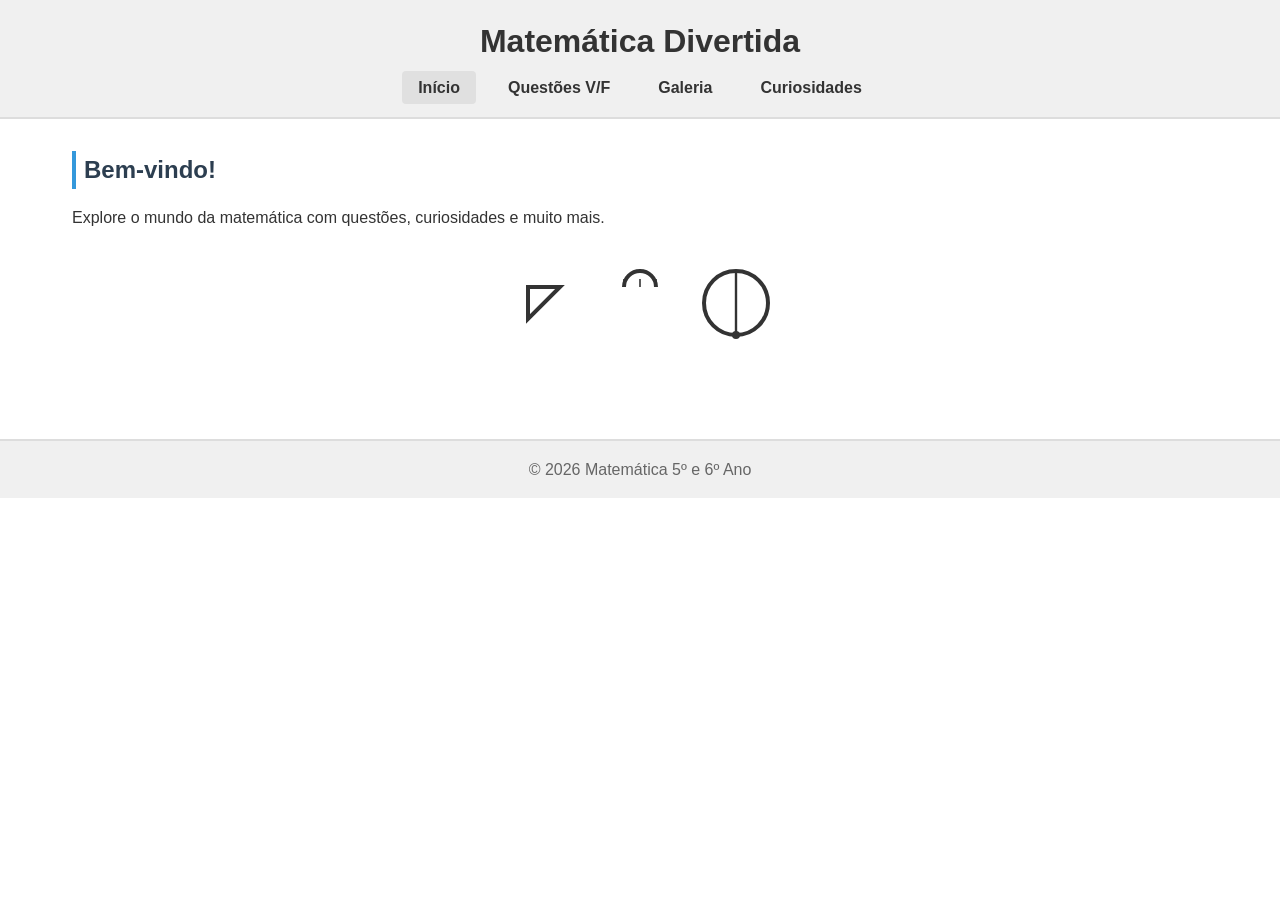
<file: site1/matematica_5_6/index.html>
<!DOCTYPE html>
<html lang="pt-BR">
<head>
    <meta charset="UTF-8">
    <meta name="viewport" content="width=device-width, initial-scale=1.0">
    <title>Matemática 5º e 6º Ano</title>
    <link rel="stylesheet" href="style.css">
</head>
<body>
    <header>
        <h1>Matemática Divertida</h1>
        <nav>
            <ul>
                <li><a href="#inicio" class="active">Início</a></li>
                <li><a href questoes>Questões V/F</a></li>
                <li><a href="#galeria">Galeria</a></li>
                <li><a href="#curiosidades">Curiosidades</a></li>
            </ul>
        </nav>
    </header>

    <main>
        <!-- Início -->
        <section id="inicio" class="page">
            <h2>Bem-vindo!</h2>
            <p>Explore o mundo da matemática com questões, curiosidades e muito mais.</p>
            <div class="tools">
                <svg width="60" height="60" viewBox="0 0 100 100">
                    <!-- Esquadro -->
                    <polygon points="30,70 30,30 70,30" fill="none" stroke="#333" stroke-width="5"/>
                </svg>
                <svg width="60" height="60" viewBox="0 0 100 100">
                    <!-- Transferidor (semicírculo) -->
                    <path d="M30,30 A20,20 0 0,1 70,30 L70,30 A20,20 0 0,0 30,30 Z" fill="none" stroke="#333" stroke-width="5"/>
                    <!-- marcações -->
                    <g stroke="#333" stroke-width="2">
                        <line x1="30" y1="30" x2="30" y2="20"/>
                        <line x1="50" y1="30" x2="50" y2="20"/>
                        <line x1="70" y1="30" x2="70" y2="20"/>
                    </g>
                </svg>
                <svg width="60" height="60" viewBox="0 0 100 100">
                    <!-- Compasso -->
                    <circle cx="50" cy="50" r="40" fill="none" stroke="#333" stroke-width="5"/>
                    <line x1="50" y1="10" x2="50" y2="90" stroke="#333" stroke-width="3"/>
                    <circle cx="50" cy="90" r="5" fill="#333"/>
                </svg>
            </div>
        </section>

        <!-- Questões V/F -->
        <section id="questoes" class="page">
            <h2>Questões Verdadeiro ou Falso</h2>
            <div class="q-list">
                <div class="question" data-answer="false">
                    <p>1. Um triângulo pode ter dois ângulos retos.</p>
                    <button class="toggle-btn">Mostrar resposta</button>
                    <p class="answer">Falso: a soma dos ângulos internos de um triângulo é 180º, então dois ângulos retos já somam 180º, deixando zero para o terceiro ângulo.</p>
                </div>
                <div class="question" data-answer="true">
                    <p>2. Em uma circunferência, o diâmetro é o dobro do raio.</p>
                    <button class="toggle-btn">Mostrar resposta</button>
                    <p class="answer">Verdadeiro: diâmetro = 2 × raio.</p>
                </div>
                <div class="question" data-answer="false">
                    <p>3. O número 1 é primo.</p>
                    <button class="toggle-btn">Mostrar resposta</button>
                    <p class="answer">Falso: por definição, números primos têm exatamente dois divisores distintos (1 e ele mesmo). O 1 tem apenas um divisor.</p>
                </div>
                <div class="question" data-answer="true">
                    <p>4. A área de um retângulo se calcula multiplicando base por altura.</p>
                    <button class="toggle-btn">Mostrar resposta</button>
                    <p class="answer">Verdadeiro: Área = base × altura.</p>
                </div>
                <div class="question" data-answer="false">
                    <p>5. Médias aritmética e geométrica de dois números positivos são sempre iguais.</p>
                    <button class="toggle-btn">Mostrar resposta</button>
                    <p class="answer">Falso: elas são iguais somente quando os números são iguais.</p>
                </div>
            </div>
        </section>

        <!-- Galeria -->
        <section id="galeria" class="page">
            <h2>Galeria de Imagens</h2>
            <div class="gallery">
                <figure>
                    <svg width="200" height="200" viewBox="0 0 100 100">
                        <rect x="10" y="10" width="80" height="60" fill="none" stroke="#333" stroke-width="3"/>
                        <line x1="10" y1="10" x2="90" y2="70" stroke="#333" stroke-width="2"/>
                        <line x1="90" y1="10" x2="10" y2="70" stroke="#333" stroke-width="2"/>
                    </svg>
                    <figcaption>Figuras geométricas</figcaption>
                </figure>
                <figure>
                    <svg width="200" height="200" viewBox="0 0 100 100">
                        <circle cx="50" cy="50" r="40" fill="none" stroke="#333" stroke-width="3"/>
                        <line x1="50" y1="10" x2="50" y2="90" stroke="#333" stroke-width="2"/>
                        <line x1="10" y1="50" x2="90" y2="50" stroke="#333" stroke-width="2"/>
                    </svg>
                    <figcaption>Circunferência com diâmetros</figcaption>
                </figure>
                <figure>
                    <svg width="200" height="200" viewBox="0 0 100 100">
                        <polygon points="50,10 90,50 50,90 10,50" fill="none" stroke="#333" stroke-width="3"/>
                    </svg>
                    <figcaption>Losango</figcaption>
                </figure>
                <figure>
                    <svg width="200" height="200" viewBox="0 0 100 100">
                        <path d="M20,80 Q50,20 80,80 T140,80" fill="none" stroke="#333" stroke-width="3"/>
                    </svg>
                    <figcaption>Parametrização de curva</figcaption>
                </figure>
            </div>
        </section>

        <!-- Curiosidades -->
        <section id="curiosidades" class="page">
            <h2>Curiosidades Matemáticas</h2>
            <ul>
                <li>O símbolo de infinito (∞) foi introduzido por John Wallis em 1655.</li>
                <li>Um "googol" é 10 elevado a 100; o nome do Google veio de um erro de digitação dessa palavra.</li>
                <li>O número π (pi) é irracional e transcendental; suas casas decimais nunca se repetem.</li>
                <li>A sequência de Fibonacci aparece na natureza: em conchas, girassóis e pinhas.</li>
                <li>Existem apenas 5 sólidos platônicos: tetraedro, cubo, octaedro, dodecaedro e icosaedro.</li>
            </ul>
        </section>
    </main>

    <footer>
        <p>&copy; 2026 Matemática 5º e 6º Ano</p>
    </footer>

    <script src="script.js"></script>
</body>
</html>
</file>
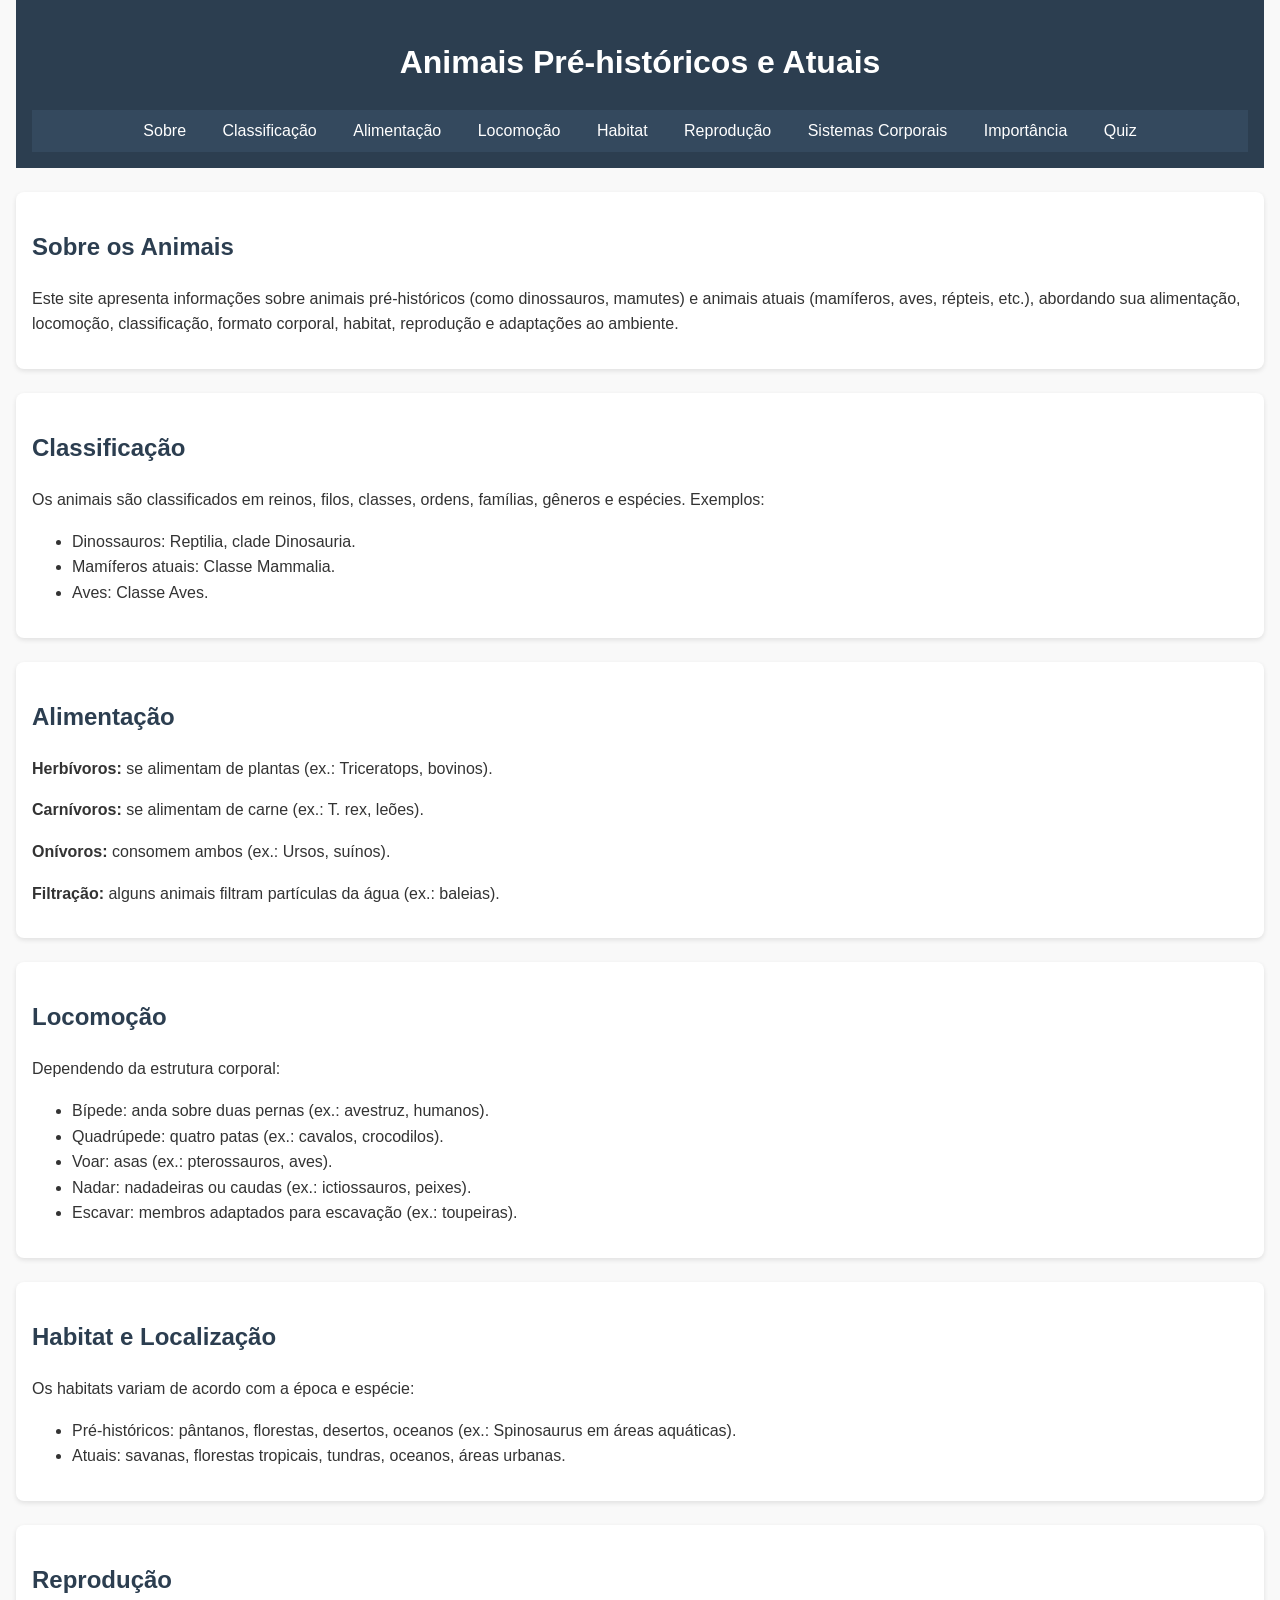
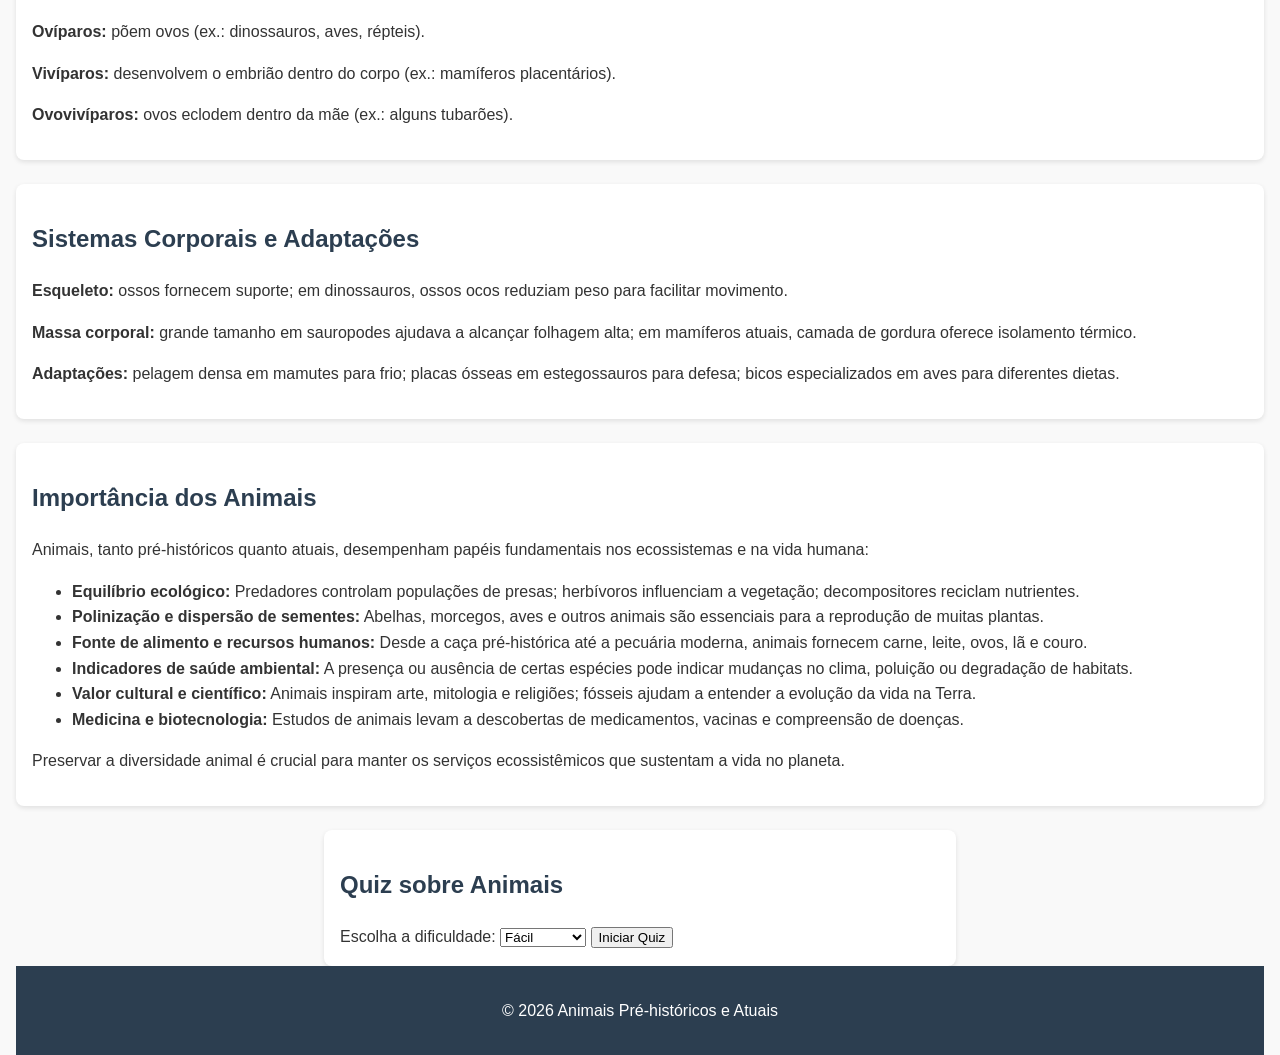
<file: site1/Miguel/animais.html>
<!DOCTYPE html>
<html lang="pt-BR">
<head>
    <meta charset="UTF-8">
    <title>Animais Pré-históricos e Atuais</title>
    <style>
        body {font-family: Arial, sans-serif; line-height: 1.6; margin:0; padding:0 1rem; background:#f9f9f9; color:#333;}
        header, footer {background:#2c3e50; color:#fff; text-align:center; padding:1rem;}
        section {background:#fff; margin:1.5rem 0; padding:1rem; border-radius:8px; box-shadow:0 2px 5px rgba(0,0,0,0.1);}
        h2 {color:#2c3e50;}
        .quiz {max-width:600px; margin:auto;}
        .question {margin-bottom:1rem; padding:1rem; border:1px solid #ddd; border-radius:5px;}
        .options button {display:block; width:100%; text-align:left; padding:0.5rem; margin:0.3rem 0; background:#ecf0f1; border:none; cursor:pointer;}
        .options button:hover {background:#bdc3c7;}
        .result {font-weight:bold; margin-top:1rem; padding:0.5rem; border-radius:4px;}
        .correct {background:#d4edda; color:#155724;}
        .incorrect {background:#f8d7da; color:#721c24;}
        nav {background:#34495e; padding:0.5rem;}
        nav a {color:#fff; margin:0 1rem; text-decoration:none;}
        nav a:hover {text-decoration:underline;}
    </style>
</head>
<body>
    <header>
        <h1>Animais Pré-históricos e Atuais</h1>
        <nav>
            <a href="#sobre">Sobre</a>
            <a href="#classificacao">Classificação</a>
            <a href="#alimentacao">Alimentação</a>
            <a href="#locomocao">Locomoção</a>
            <a href="#habitat">Habitat</a>
            <a href="#reproducao">Reprodução</a>
            <a href="#sistemas">Sistemas Corporais</a>
            <a href="#importancia">Importância</a>
            <a href="#quiz">Quiz</a>
        </nav>
    </header>

    <section id="sobre">
        <h2>Sobre os Animais</h2>
        <p>Este site apresenta informações sobre animais pré-históricos (como dinossauros, mamutes) e animais atuais (mamíferos, aves, répteis, etc.), abordando sua alimentação, locomoção, classificação, formato corporal, habitat, reprodução e adaptações ao ambiente.</p>
    </section>

    <section id="classificacao">
        <h2>Classificação</h2>
        <p>Os animais são classificados em reinos, filos, classes, ordens, famílias, gêneros e espécies. Exemplos:</p>
        <ul>
            <li>Dinossauros: Reptilia, clade Dinosauria.</li>
            <li>Mamíferos atuais: Classe Mammalia.</li>
            <li>Aves: Classe Aves.</li>
        </ul>
    </section>

    <section id="alimentacao">
        <h2>Alimentação</h2>
        <p><strong>Herbívoros:</strong> se alimentam de plantas (ex.: Triceratops, bovinos).</p>
        <p><strong>Carnívoros:</strong> se alimentam de carne (ex.: T. rex, leões).</p>
        <p><strong>Onívoros:</strong> consomem ambos (ex.: Ursos, suínos).</p>
        <p><strong>Filtração:</strong> alguns animais filtram partículas da água (ex.: baleias).</p>
    </section>

    <section id="locomocao">
        <h2>Locomoção</h2>
        <p>Dependendo da estrutura corporal:</p>
        <ul>
            <li>Bípede: anda sobre duas pernas (ex.: avestruz, humanos).</li>
            <li>Quadrúpede: quatro patas (ex.: cavalos, crocodilos).</li>
            <li>Voar: asas (ex.: pterossauros, aves).</li>
            <li>Nadar: nadadeiras ou caudas (ex.: ictiossauros, peixes).</li>
            <li>Escavar: membros adaptados para escavação (ex.: toupeiras).</li>
        </ul>
    </section>

    <section id="habitat">
        <h2>Habitat e Localização</h2>
        <p>Os habitats variam de acordo com a época e espécie:</p>
        <ul>
            <li>Pré-históricos: pântanos, florestas, desertos, oceanos (ex.: Spinosaurus em áreas aquáticas).</li>
            <li>Atuais: savanas, florestas tropicais, tundras, oceanos, áreas urbanas.</li>
        </ul>
    </section>

    <section id="reproducao">
        <h2>Reprodução</h2>
        <p><strong>Ovíparos:</strong> põem ovos (ex.: dinossauros, aves, répteis).</p>
        <p><strong>Vivíparos:</strong> desenvolvem o embrião dentro do corpo (ex.: mamíferos placentários).</p>
        <p><strong>Ovovivíparos:</strong> ovos eclodem dentro da mãe (ex.: alguns tubarões).</p>
    </section>

    <section id="sistemas">
        <h2>Sistemas Corporais e Adaptações</h2>
        <p><strong>Esqueleto:</strong> ossos fornecem suporte; em dinossauros, ossos ocos reduziam peso para facilitar movimento.</p>
        <p><strong>Massa corporal:</strong> grande tamanho em sauropodes ajudava a alcançar folhagem alta; em mamíferos atuais, camada de gordura oferece isolamento térmico.</p>
        <p><strong>Adaptações:</strong> pelagem densa em mamutes para frio; placas ósseas em estegossauros para defesa; bicos especializados em aves para diferentes dietas.</p>
    </section>

    <section id="importancia">
        <h2>Importância dos Animais</h2>
        <p>Animais, tanto pré-históricos quanto atuais, desempenham papéis fundamentais nos ecossistemas e na vida humana:</p>
        <ul>
            <li><strong>Equilíbrio ecológico:</strong> Predadores controlam populações de presas; herbívoros influenciam a vegetação; decompositores reciclam nutrientes.</li>
            <li><strong>Polinização e dispersão de sementes:</strong> Abelhas, morcegos, aves e outros animais são essenciais para a reprodução de muitas plantas.</li>
            <li><strong>Fonte de alimento e recursos humanos:</strong> Desde a caça pré-histórica até a pecuária moderna, animais fornecem carne, leite, ovos, lã e couro.</li>
            <li><strong>Indicadores de saúde ambiental:</strong> A presença ou ausência de certas espécies pode indicar mudanças no clima, poluição ou degradação de habitats.</li>
            <li><strong>Valor cultural e científico:</strong> Animais inspiram arte, mitologia e religiões; fósseis ajudam a entender a evolução da vida na Terra.</li>
            <li><strong>Medicina e biotecnologia:</strong> Estudos de animais levam a descobertas de medicamentos, vacinas e compreensão de doenças.</li>
        </ul>
        <p>Preservar a diversidade animal é crucial para manter os serviços ecossistêmicos que sustentam a vida no planeta.</p>
    </section>

    <section id="quiz" class="quiz">
        <h2>Quiz sobre Animais</h2>
        <div id="quiz-container">
            <label for="difficulty">Escolha a dificuldade:</label>
            <select id="difficulty">
                <option value="easy">Fácil</option>
                <option value="medium">Médio</option>
                <option value="hard">Difícil</option>
                <option value="impossible">Impossível</option>
            </select>
            <button id="start-quiz">Iniciar Quiz</button>
        </div>
        <div id="quiz-area" style="display:none;"></div>
        <div id="result-area" style="display:none; margin-top:1rem;"></div>
    </section>

    <footer>
        <p>&copy; 2026 Animais Pré-históricos e Atuais</p>
    </footer>

    <script>
        const quizData = {
            easy: [
                {q:"Qual desses animais é herbívoro?", options:["T. rex","Leão","Triceratops","Águia"], answer:2},
                {q:"Como se locomove um avestruz?", options:["Nadar","Voar","Bípede","Rastejar"], answer:2},
                {q:"Qual a classificação dos mamíferos?", options:["Reptilia","Mammalia","Aves","Peixes"], answer:1},
                {q:"Onde viviam os dinossauros?", options:["Só na água","Só no ar","Em diversos habitats terrestres","Só em cavernas"], answer:2}
            ],
            medium: [
                {q:"Qual é a principal adaptação do pescoço longo dos braquiossauros?", options:["Para nadar","Para alcançar folhagem alta","Para escavar","Para voar"], answer:1},
                {q:"Qual desses animais é ovovivíparo?", options:["Galinha","Cachorro","Tubarão-baleia","Sapo"], answer:2},
                {q:"Qual tipo de locomoção é característico de um golfinho?", options:["Voar","Nadar","Bípede","Escavar"], answer:1},
                {q:"Que tipo de dieta tem um urso-pardo?", options:["Estritamente carnívoro","Estritamente herbívoro","Onívoro","Filtração"], answer:2}
            ],
            hard: [
                {q:"Qual estrutura óssea dos pterossauros ajudou no vôo?", options:["Ossos sólidos","Ossos ocos","Placas de queratina","Escamas ósseas"], answer:1},
                {q:"Qual é a função da placa óssea do estegossauro?", options:["Natação","Defesa e termorregulação","Escavação","Produção de ovos"], answer:1},
                {q:"Qual desses é um exemplo de animal pré-histórico aquático?", options:["Titanossauro","Pteranodonte","Liopleurodon","Triceratops"], answer:2},
                {q:"Em que época os mamutes viveram?", options:["Triássico","Jurássico","Cretáceo","Pleistoceno"], answer:3}
            ],
            impossible: [
                {q:"Qual é a estimativa de massa corporal do Argentinosaurus?", options:["5 toneladas","30 toneladas","70 toneladas","100+ toneladas"], answer:3},
                {q:"Qual adaptação única do Therizinosaurus está relacionada às suas garras?", options:["Natação","Voar","Alimentação herbívora (raspagem de folhas)","Produção de veneno"], answer:2},
                {q:"Qual desses animais possui sistema de respiração através de sacos aéreos semelhante às aves atuais?", options:["T. rex","Triceratops","Pterossauro","Todos os anteriores"], answer:3},
                {q:"Qual característica diferencia a reprodução dos monotremas (ornitorrinco) de outros mamíferos?", options:["Vivíparo","Ovíparo (põe ovos)","Ovovivíparo","Não se reproduzem"], answer:1}
            ]
        };

        document.getElementById('start-quiz').addEventListener('click', startQuiz);

        function startQuiz(){
            const difficulty = document.getElementById('difficulty').value;
            const questions = quizData[difficulty];
            if(!questions || questions.length===0){
                alert('Não há perguntas para essa dificuldade');
                return;
            }
            document.getElementById('quiz-container').style.display='none';
            document.getElementById('quiz-area').style.display='block';
            document.getElementById('result-area').style.display='none';
            let current=0, score=0;
            const quizArea = document.getElementById('quiz-area');
            const resultArea = document.getElementById('result-area');

            function loadQuestion(){
                if(current >= questions.length){
                    showResult();
                    return;
                }
                const q = questions[current];
                quizArea.innerHTML = `
                    <div class="question"><strong>${q.q}</strong></div>
                    <div class="options">
                        ${q.options.map((opt,i)=>`<button data-index="${i}">${opt}</button>`).join('')}
                    </div>
                `;
                quizArea.querySelectorAll('.options button').forEach(btn=>{
                    btn.addEventListener('click',()=>{
                        const selected = parseInt(btn.dataset.index);
                        if(selected===q.answer){
                            score++;
                            btn.classList.add('correct');
                        }else{
                            btn.classList.add('incorrect');
                            // highlight correct
                            const correctBtn = quizArea.querySelector(`.options button[data-index="${q.answer}"]`);
                            if(correctBtn) correctBtn.classList.add('correct');
                        }
                        // disable further clicks
                        quizArea.querySelectorAll('.options button').forEach(b=>b.disabled=true);
                        setTimeout(()=>{
                            current++;
                            loadQuestion();
                        },800);
                    });
                });
            }
            function showResult(){
                quizArea.style.display='none';
                resultArea.style.display='block';
                resultArea.innerHTML = `<p>Você acertou ${score} de ${questions.length} perguntas.</p>`;
                if(score===questions.length){
                    resultArea.innerHTML+=`<p class="result correct">Perfeito! Você é um especialista!</p>`;
                }else if(score>=questions.length/2){
                    resultArea.innerHTML+=`<p class="result">Bom esforço! Continue estudando.</p>`;
                }else{
                    resultArea.innerHTML+=`<p class="result incorrect">Precisa melhorar. Tente novamente!</p>`;
                }
                resultArea.innerHTML+=`<button onclick="resetQuiz()">Fazer outro quiz</button>`;
            }
            loadQuestion();
        }

        function resetQuiz(){
            document.getElementById('quiz-container').style.display='block';
            document.getElementById('quiz-area').style.display='none';
            document.getElementById('result-area').style.display='none';
            document.getElementById('result-area').innerHTML='';
        }
    </script>
</body>
</html>
</file>
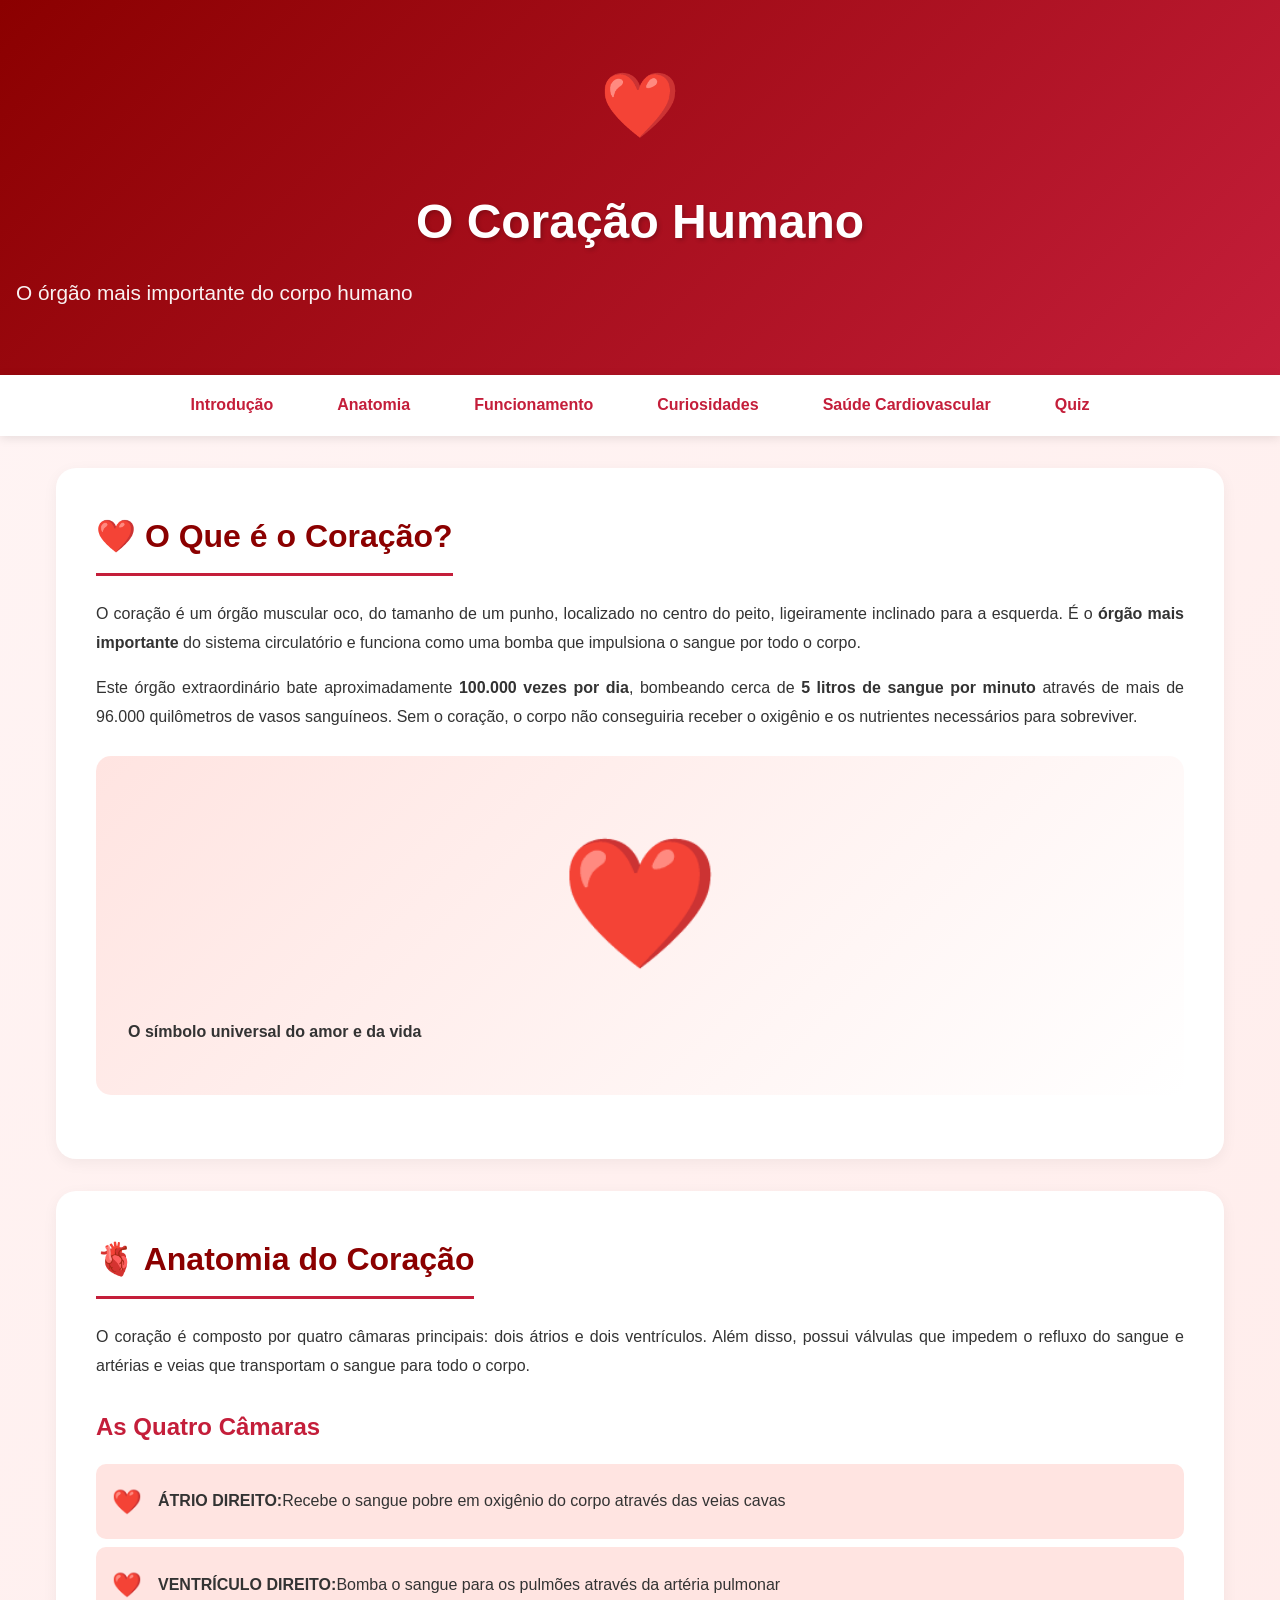
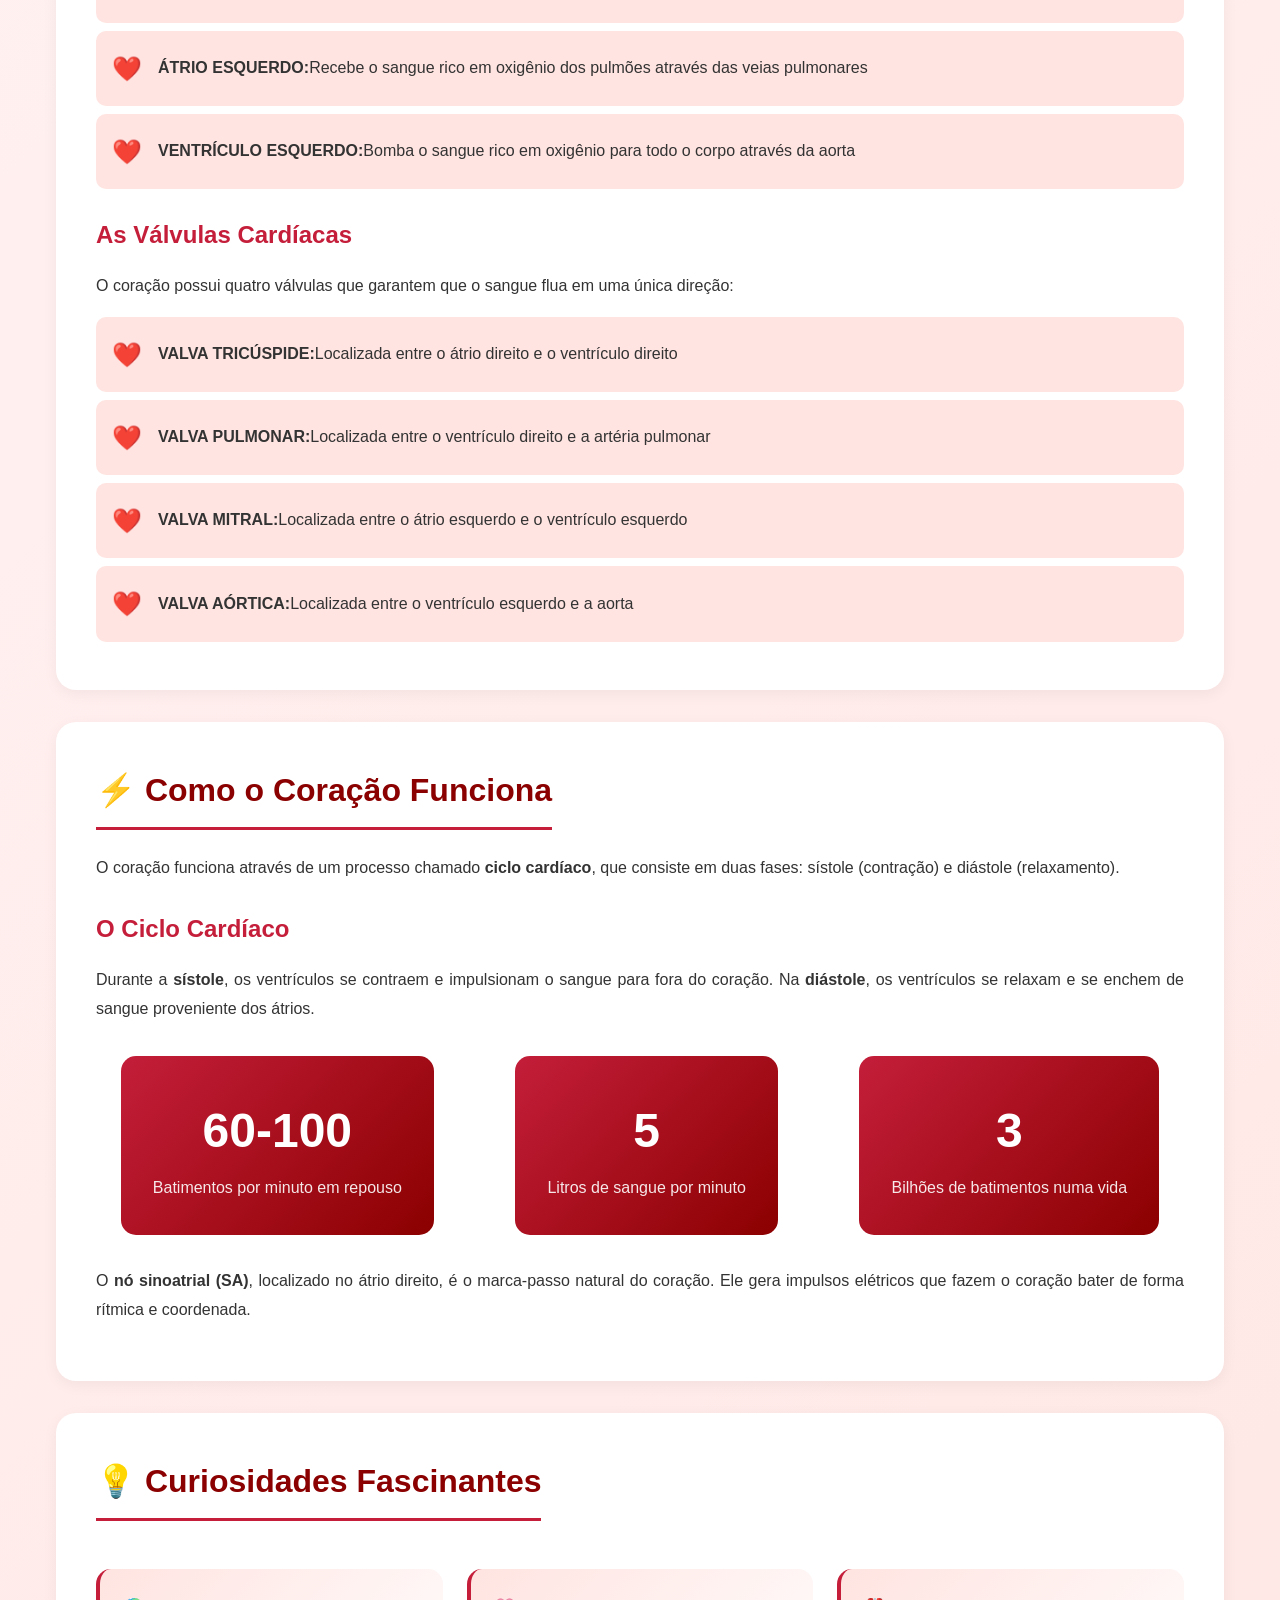
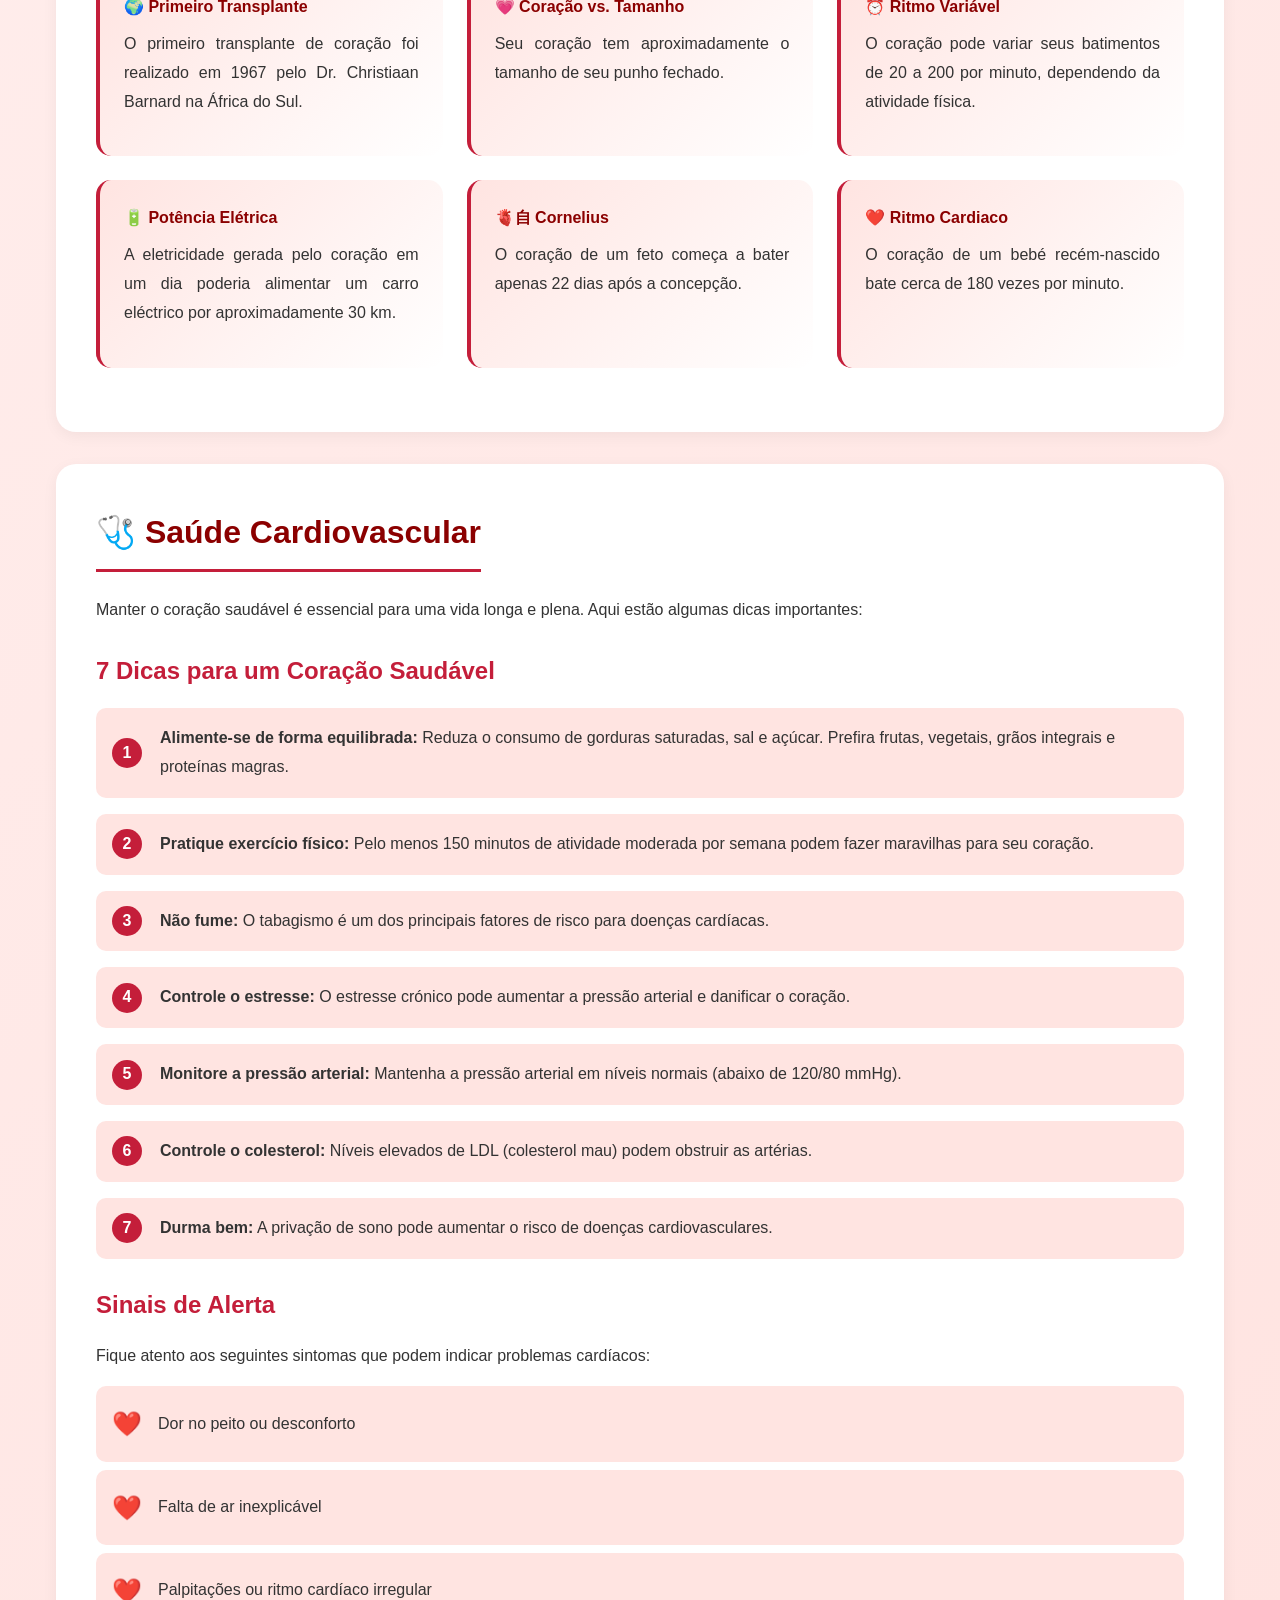
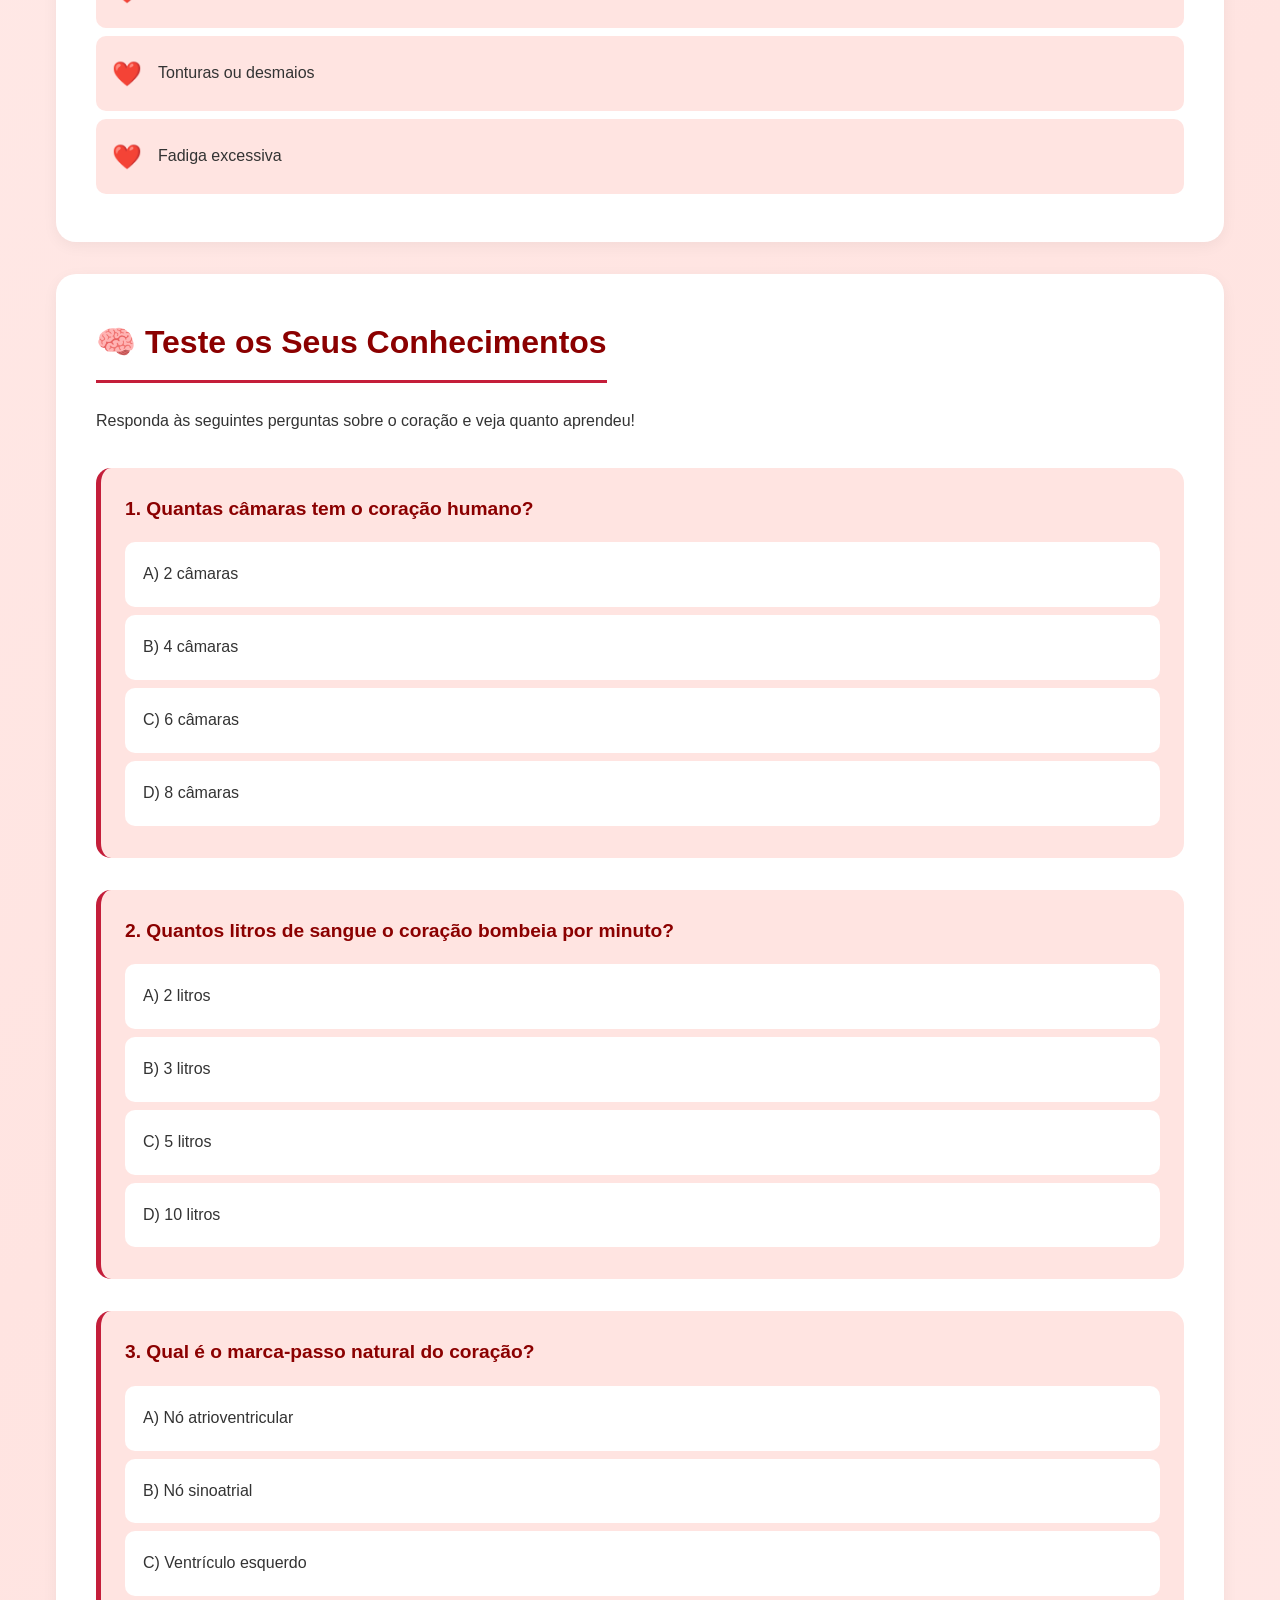
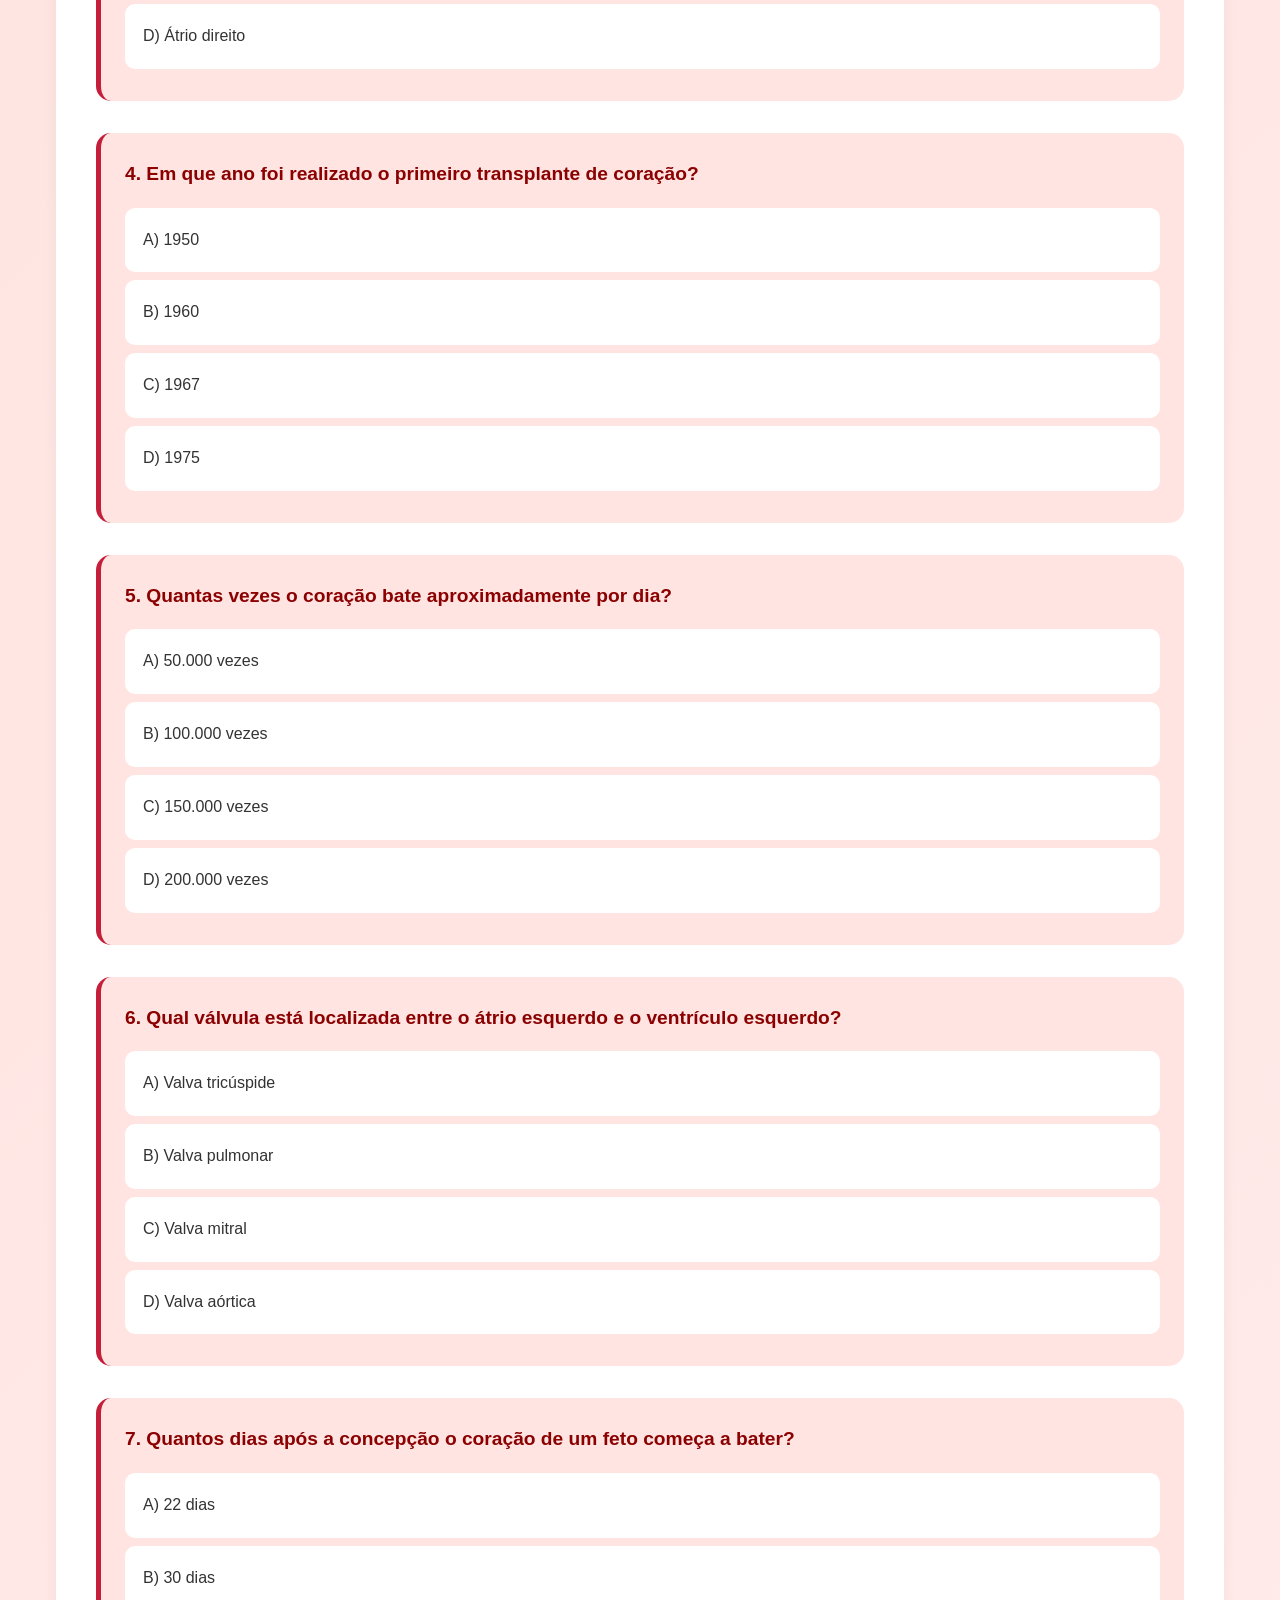
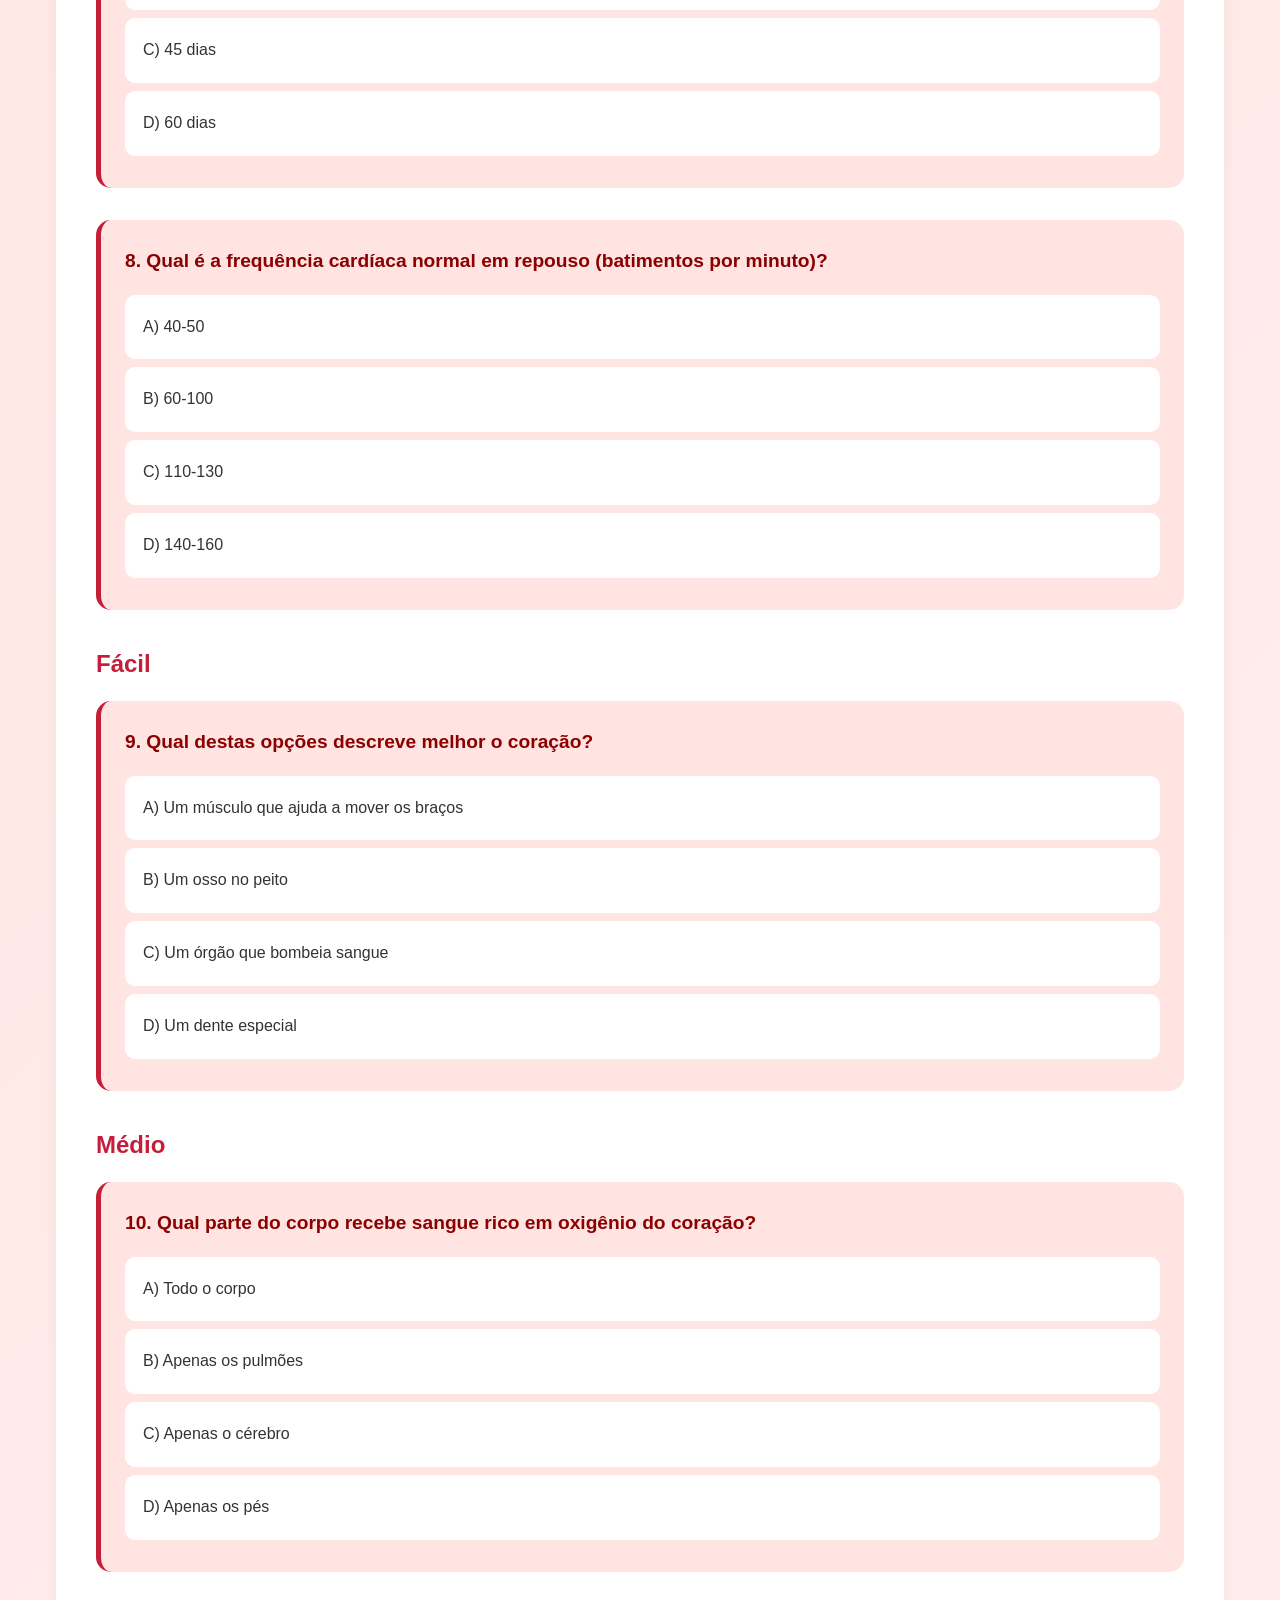
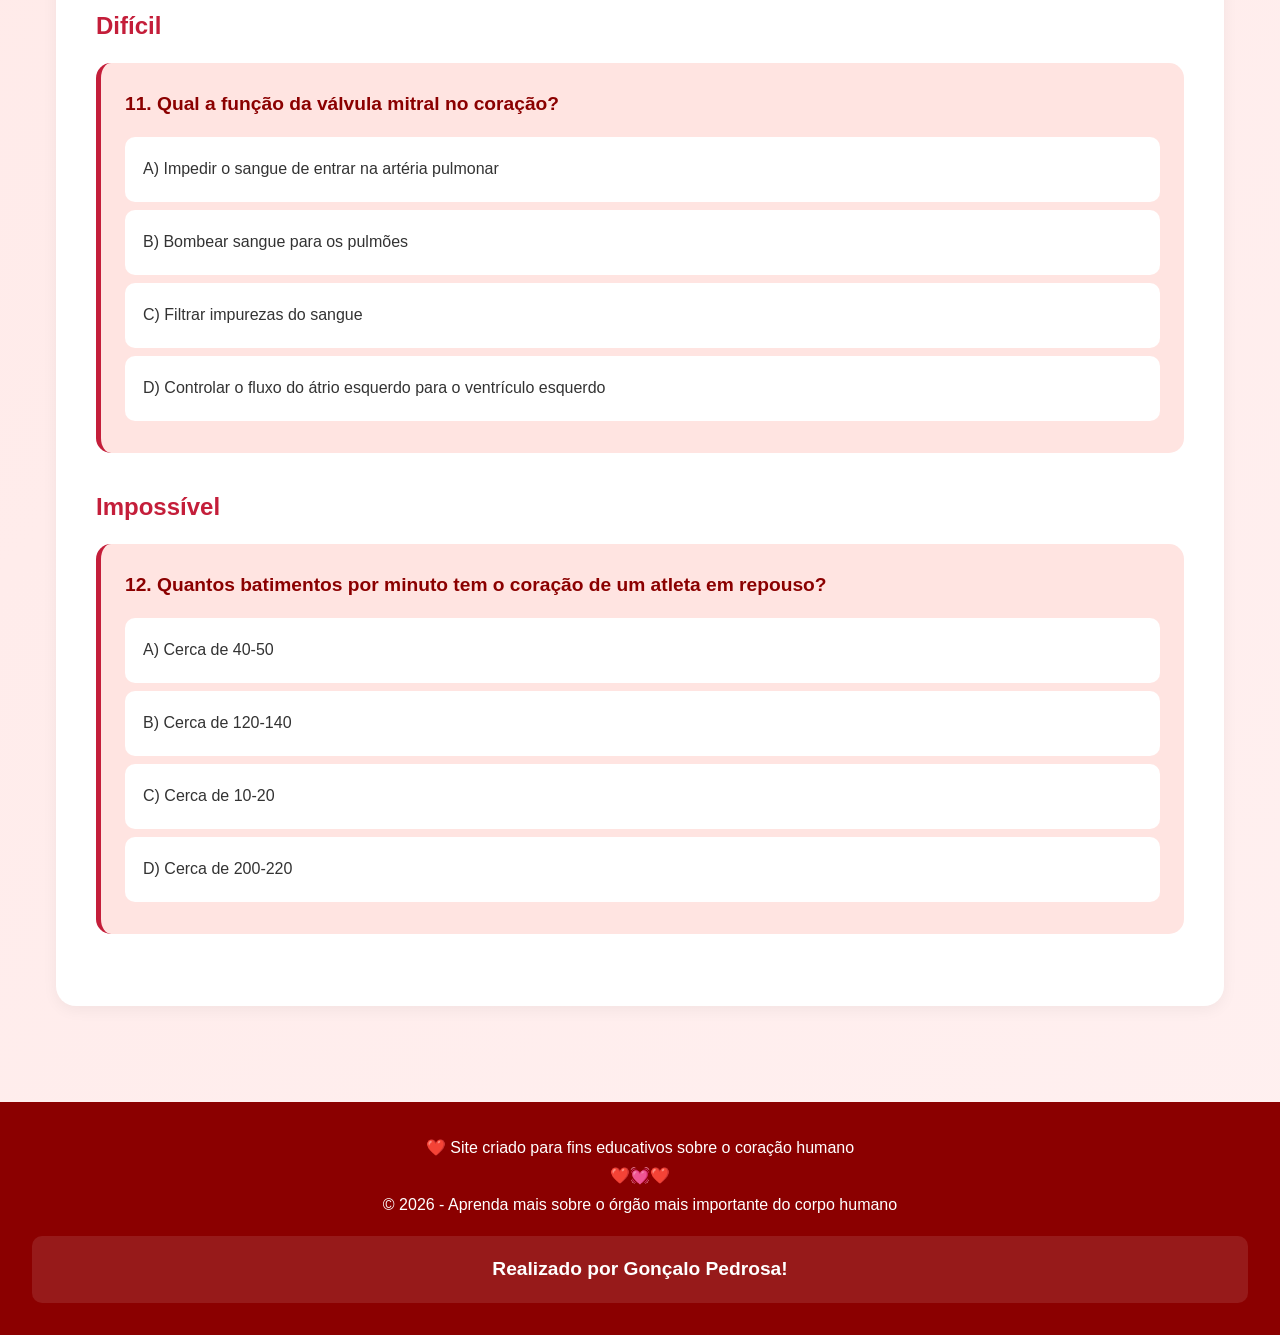
<file: site1/Pedrosa/coracao.html>
<!DOCTYPE html>
<html lang="pt">
<head>
    <meta charset="UTF-8">
    <meta name="viewport" content="width=device-width, initial-scale=1.0">
    <title>O Coração - O Motor da Vida</title>
    <style>
        * {
            margin: 0;
            padding: 0;
            box-sizing: border-box;
        }

        :root {
            --primary-color: #c41e3a;
            --secondary-color: #8b0000;
            --accent-color: #ff6b6b;
            --light-pink: #ffe4e1;
            --white: #ffffff;
            --dark-text: #333333;
            --light-text: #666666;
        }

        body {
            font-family: 'Segoe UI', Tahoma, Geneva, Verdana, sans-serif;
            line-height: 1.8;
            color: var(--dark-text);
            background: linear-gradient(135deg, #fff5f5 0%, #ffe4e1 50%, #fff0f0 100%);
        }

        header {
            background: linear-gradient(135deg, var(--secondary-color) 0%, var(--primary-color) 100%);
            color: var(--white);
            padding: 3rem 1rem;
            text-align: center;
            box-shadow: 0 4px 20px rgba(196, 30, 58, 0.3);
        }

        header h1 {
            font-size: 3rem;
            margin-bottom: 0.5rem;
            text-shadow: 2px 2px 4px rgba(0, 0, 0, 0.2);
        }

        header p {
            font-size: 1.3rem;
            opacity: 0.95;
        }

        .heart-icon {
            font-size: 4rem;
            animation: heartbeat 1.5s ease-in-out infinite;
            display: inline-block;
            margin-bottom: 1rem;
        }

        @keyframes heartbeat {
            0%, 100% { transform: scale(1); }
            15% { transform: scale(1.1); }
            30% { transform: scale(1); }
            45% { transform: scale(1.1); }
        }

        nav {
            background: var(--white);
            padding: 1rem;
            position: sticky;
            top: 0;
            z-index: 100;
            box-shadow: 0 2px 10px rgba(0, 0, 0, 0.1);
        }

        nav ul {
            display: flex;
            justify-content: center;
            flex-wrap: wrap;
            list-style: none;
            gap: 2rem;
        }

        nav a {
            text-decoration: none;
            color: var(--primary-color);
            font-weight: 600;
            padding: 0.5rem 1rem;
            border-radius: 25px;
            transition: all 0.3s ease;
        }

        nav a:hover {
            background: var(--primary-color);
            color: var(--white);
        }

        main {
            max-width: 1200px;
            margin: 0 auto;
            padding: 2rem 1rem;
        }

        section {
            background: var(--white);
            border-radius: 20px;
            padding: 2.5rem;
            margin-bottom: 2rem;
            box-shadow: 0 4px 15px rgba(0, 0, 0, 0.05);
            transition: transform 0.3s ease;
        }

        section:hover {
            transform: translateY(-5px);
            box-shadow: 0 8px 25px rgba(0, 0, 0, 0.1);
        }

        h2 {
            color: var(--secondary-color);
            font-size: 2rem;
            margin-bottom: 1.5rem;
            border-bottom: 3px solid var(--primary-color);
            padding-bottom: 0.5rem;
            display: inline-block;
        }

        h3 {
            color: var(--primary-color);
            font-size: 1.5rem;
            margin: 1.5rem 0 1rem;
        }

        p {
            margin-bottom: 1rem;
            text-align: justify;
        }

        .heart-diagram {
            text-align: center;
            padding: 2rem;
            background: linear-gradient(135deg, var(--light-pink) 0%, #fff 100%);
            border-radius: 15px;
            margin: 1.5rem 0;
        }

        .heart-emoji {
            font-size: 8rem;
            display: inline-block;
            animation: heartbeat 1s ease-in-out infinite;
        }

        .facts-grid {
            display: grid;
            grid-template-columns: repeat(auto-fit, minmax(280px, 1fr));
            gap: 1.5rem;
            margin: 1.5rem 0;
        }

        .fact-card {
            background: linear-gradient(135deg, var(--light-pink) 0%, var(--white) 100%);
            padding: 1.5rem;
            border-radius: 15px;
            border-left: 4px solid var(--primary-color);
            transition: transform 0.3s ease;
        }

        .fact-card:hover {
            transform: scale(1.02);
        }

        .fact-card h4 {
            color: var(--secondary-color);
            margin-bottom: 0.5rem;
        }

        .anatomy-list {
            list-style: none;
            padding: 0;
        }

        .anatomy-list li {
            padding: 1rem;
            margin: 0.5rem 0;
            background: var(--light-pink);
            border-radius: 10px;
            display: flex;
            align-items: center;
            transition: all 0.3s ease;
        }

        .anatomy-list li:hover {
            background: var(--primary-color);
            color: var(--white);
            transform: translateX(10px);
        }

        .anatomy-list li::before {
            content: "❤️";
            margin-right: 1rem;
            font-size: 1.5rem;
        }

        .stats-container {
            display: flex;
            justify-content: space-around;
            flex-wrap: wrap;
            gap: 2rem;
            margin: 2rem 0;
        }

        .stat-box {
            text-align: center;
            padding: 2rem;
            background: linear-gradient(135deg, var(--primary-color) 0%, var(--secondary-color) 100%);
            color: var(--white);
            border-radius: 15px;
            min-width: 200px;
        }

        .stat-number {
            font-size: 3rem;
            font-weight: bold;
            display: block;
        }

        .stat-label {
            font-size: 1rem;
            opacity: 0.9;
        }

        .tips-list {
            list-style: none;
            counter-reset: tips;
        }

        .tips-list li {
            padding: 1rem 1rem 1rem 4rem;
            margin: 1rem 0;
            background: var(--light-pink);
            border-radius: 10px;
            position: relative;
            counter-increment: tips;
        }

        .tips-list li::before {
            content: counter(tips);
            position: absolute;
            left: 1rem;
            top: 50%;
            transform: translateY(-50%);
            background: var(--primary-color);
            color: var(--white);
            width: 30px;
            height: 30px;
            border-radius: 50%;
            display: flex;
            align-items: center;
            justify-content: center;
            font-weight: bold;
        }

        footer {
            background: var(--secondary-color);
            color: var(--white);
            text-align: center;
            padding: 2rem;
            margin-top: 2rem;
        }

        footer p {
            text-align: center;
            margin: 0;
        }

        .heart-beat-animation {
            display: inline-block;
            animation: heartbeat 0.8s ease-in-out infinite;
        }

        .quiz-container {
            margin: 2rem 0;
        }

        .quiz-question {
            background: var(--light-pink);
            padding: 1.5rem;
            border-radius: 15px;
            margin-bottom: 2rem;
            border-left: 5px solid var(--primary-color);
        }

        .quiz-question h4 {
            color: var(--secondary-color);
            margin-bottom: 1rem;
            font-size: 1.2rem;
        }

        .quiz-options {
            list-style: none;
            padding: 0;
        }

        .quiz-options li {
            background: var(--white);
            padding: 1rem;
            margin: 0.5rem 0;
            border-radius: 10px;
            cursor: pointer;
            transition: all 0.3s ease;
            border: 2px solid transparent;
        }

        .quiz-options li:hover {
            background: var(--primary-color);
            color: var(--white);
            transform: translateX(5px);
        }

        .quiz-options li.correct {
            background: #4caf50;
            color: var(--white);
            border-color: #2e7d32;
        }

        .quiz-options li.incorrect {
            background: #f44336;
            color: var(--white);
            border-color: #c62828;
        }

        .quiz-result {
            margin-top: 1rem;
            padding: 1rem;
            border-radius: 10px;
            font-weight: bold;
            display: none;
        }

        .quiz-result.show {
            display: block;
        }

        .quiz-result.correct {
            background: #c8e6c9;
            color: #2e7d32;
        }

        .quiz-result.incorrect {
            background: #ffcdd2;
            color: #c62828;
        }

        .author-credit {
            font-size: 1.2rem;
            font-weight: bold;
            margin-top: 1rem;
            padding: 1rem;
            background: rgba(255, 255, 255, 0.1);
            border-radius: 10px;
        }

        @media (max-width: 768px) {
            header h1 {
                font-size: 2rem;
            }
            
            nav ul {
                gap: 1rem;
            }
            
            section {
                padding: 1.5rem;
            }
            
            .stats-container {
                flex-direction: column;
                align-items: center;
            }
        }
    </style>
</head>
<body>
    <header>
        <div class="heart-icon">❤️</div>
        <h1>O Coração Humano</h1>
        <p>O órgão mais importante do corpo humano</p>
    </header>

    <nav>
        <ul>
            <li><a href="#introducao">Introdução</a></li>
            <li><a href="#anatomia">Anatomia</a></li>
            <li><a href="#funcionamento">Funcionamento</a></li>
            <li><a href="#curiosidades">Curiosidades</a></li>
            <li><a href="#saude">Saúde Cardiovascular</a></li>
            <li><a href="#quiz">Quiz</a></li>
        </ul>
    </nav>

    <main>
        <section id="introducao">
            <h2>❤️ O Que é o Coração?</h2>
            <p>O coração é um órgão muscular oco, do tamanho de um punho, localizado no centro do peito, ligeiramente inclinado para a esquerda. É o <strong>órgão mais importante</strong> do sistema circulatório e funciona como uma bomba que impulsiona o sangue por todo o corpo.</p>
            <p>Este órgão extraordinário bate aproximadamente <strong>100.000 vezes por dia</strong>, bombeando cerca de <strong>5 litros de sangue por minuto</strong> através de mais de 96.000 quilômetros de vasos sanguíneos. Sem o coração, o corpo não conseguiria receber o oxigênio e os nutrientes necessários para sobreviver.</p>
            
            <div class="heart-diagram">
                <div class="heart-emoji">❤️</div>
                <p><strong>O símbolo universal do amor e da vida</strong></p>
            </div>
        </section>

        <section id="anatomia">
            <h2>🫀 Anatomia do Coração</h2>
            <p>O coração é composto por quatro câmaras principais: dois átrios e dois ventrículos. Além disso, possui válvulas que impedem o refluxo do sangue e artérias e veias que transportam o sangue para todo o corpo.</p>
            
            <h3>As Quatro Câmaras</h3>
            <ul class="anatomy-list">
                <li><strong>ÁTRIO DIREITO:</strong> Recebe o sangue pobre em oxigênio do corpo através das veias cavas</li>
                <li><strong>VENTRÍCULO DIREITO:</strong> Bomba o sangue para os pulmões através da artéria pulmonar</li>
                <li><strong>ÁTRIO ESQUERDO:</strong> Recebe o sangue rico em oxigênio dos pulmões através das veias pulmonares</li>
                <li><strong>VENTRÍCULO ESQUERDO:</strong> Bomba o sangue rico em oxigênio para todo o corpo através da aorta</li>
            </ul>

            <h3>As Válvulas Cardíacas</h3>
            <p>O coração possui quatro válvulas que garantem que o sangue flua em uma única direção:</p>
            <ul class="anatomy-list">
                <li><strong>VALVA TRICÚSPIDE:</strong> Localizada entre o átrio direito e o ventrículo direito</li>
                <li><strong>VALVA PULMONAR:</strong> Localizada entre o ventrículo direito e a artéria pulmonar</li>
                <li><strong>VALVA MITRAL:</strong> Localizada entre o átrio esquerdo e o ventrículo esquerdo</li>
                <li><strong>VALVA AÓRTICA:</strong> Localizada entre o ventrículo esquerdo e a aorta</li>
            </ul>
        </section>

        <section id="funcionamento">
            <h2>⚡ Como o Coração Funciona</h2>
            <p>O coração funciona através de um processo chamado <strong>ciclo cardíaco</strong>, que consiste em duas fases: sístole (contração) e diástole (relaxamento).</p>
            
            <h3>O Ciclo Cardíaco</h3>
            <p>Durante a <strong>sístole</strong>, os ventrículos se contraem e impulsionam o sangue para fora do coração. Na <strong>diástole</strong>, os ventrículos se relaxam e se enchem de sangue proveniente dos átrios.</p>
            
            <div class="stats-container">
                <div class="stat-box">
                    <span class="stat-number">60-100</span>
                    <span class="stat-label">Batimentos por minuto em repouso</span>
                </div>
                <div class="stat-box">
                    <span class="stat-number">5</span>
                    <span class="stat-label">Litros de sangue por minuto</span>
                </div>
                <div class="stat-box">
                    <span class="stat-number">3</span>
                    <span class="stat-label">Bilhões de batimentos numa vida</span>
                </div>
            </div>

            <p>O <strong>nó sinoatrial (SA)</strong>, localizado no átrio direito, é o marca-passo natural do coração. Ele gera impulsos elétricos que fazem o coração bater de forma rítmica e coordenada.</p>
        </section>

        <section id="curiosidades">
            <h2>💡 Curiosidades Fascinantes</h2>
            <div class="facts-grid">
                <div class="fact-card">
                    <h4>🌍 Primeiro Transplante</h4>
                    <p>O primeiro transplante de coração foi realizado em 1967 pelo Dr. Christiaan Barnard na África do Sul.</p>
                </div>
                <div class="fact-card">
                    <h4>💗 Coração vs. Tamanho</h4>
                    <p>Seu coração tem aproximadamente o tamanho de seu punho fechado.</p>
                </div>
                <div class="fact-card">
                    <h4>⏰ Ritmo Variável</h4>
                    <p>O coração pode variar seus batimentos de 20 a 200 por minuto, dependendo da atividade física.</p>
                </div>
                <div class="fact-card">
                    <h4>🔋 Potência Elétrica</h4>
                    <p>A eletricidade gerada pelo coração em um dia poderia alimentar um carro eléctrico por aproximadamente 30 km.</p>
                </div>
                <div class="fact-card">
                    <h4>🫀自 Cornelius</h4>
                    <p>O coração de um feto começa a bater apenas 22 dias após a concepção.</p>
                </div>
                <div class="fact-card">
                    <h4>❤️ Ritmo Cardiaco</h4>
                    <p>O coração de um bebé recém-nascido bate cerca de 180 vezes por minuto.</p>
                </div>
            </div>
        </section>

        <section id="saude">
            <h2>🩺 Saúde Cardiovascular</h2>
            <p>Manter o coração saudável é essencial para uma vida longa e plena. Aqui estão algumas dicas importantes:</p>
            
            <h3>7 Dicas para um Coração Saudável</h3>
            <ul class="tips-list">
                <li><strong>Alimente-se de forma equilibrada:</strong> Reduza o consumo de gorduras saturadas, sal e açúcar. Prefira frutas, vegetais, grãos integrais e proteínas magras.</li>
                <li><strong>Pratique exercício físico:</strong> Pelo menos 150 minutos de atividade moderada por semana podem fazer maravilhas para seu coração.</li>
                <li><strong>Não fume:</strong> O tabagismo é um dos principais fatores de risco para doenças cardíacas.</li>
                <li><strong>Controle o estresse:</strong> O estresse crónico pode aumentar a pressão arterial e danificar o coração.</li>
                <li><strong>Monitore a pressão arterial:</strong> Mantenha a pressão arterial em níveis normais (abaixo de 120/80 mmHg).</li>
                <li><strong>Controle o colesterol:</strong> Níveis elevados de LDL (colesterol mau) podem obstruir as artérias.</li>
                <li><strong>Durma bem:</strong> A privação de sono pode aumentar o risco de doenças cardiovasculares.</li>
            </ul>

            <h3>Sinais de Alerta</h3>
            <p>Fique atento aos seguintes sintomas que podem indicar problemas cardíacos:</p>
            <ul class="anatomy-list">
                <li>Dor no peito ou desconforto</li>
                <li>Falta de ar inexplicável</li>
                <li>Palpitações ou ritmo cardíaco irregular</li>
                <li>Tonturas ou desmaios</li>
                <li>Fadiga excessiva</li>
            </ul>
        </section>

        <section id="quiz">
            <h2>🧠 Teste os Seus Conhecimentos</h2>
            <p>Responda às seguintes perguntas sobre o coração e veja quanto aprendeu!</p>
            
            <div class="quiz-container">
                <div class="quiz-question">
                    <h4>1. Quantas câmaras tem o coração humano?</h4>
                    <ul class="quiz-options" data-correct="2">
                        <li onclick="checkAnswer(this, 1)">A) 2 câmaras</li>
                        <li onclick="checkAnswer(this, 2)">B) 4 câmaras</li>
                        <li onclick="checkAnswer(this, 3)">C) 6 câmaras</li>
                        <li onclick="checkAnswer(this, 4)">D) 8 câmaras</li>
                    </ul>
                    <div class="quiz-result"></div>
                </div>

                <div class="quiz-question">
                    <h4>2. Quantos litros de sangue o coração bombeia por minuto?</h4>
                    <ul class="quiz-options" data-correct="3">
                        <li onclick="checkAnswer(this, 1)">A) 2 litros</li>
                        <li onclick="checkAnswer(this, 2)">B) 3 litros</li>
                        <li onclick="checkAnswer(this, 3)">C) 5 litros</li>
                        <li onclick="checkAnswer(this, 4)">D) 10 litros</li>
                    </ul>
                    <div class="quiz-result"></div>
                </div>

                <div class="quiz-question">
                    <h4>3. Qual é o marca-passo natural do coração?</h4>
                    <ul class="quiz-options" data-correct="2">
                        <li onclick="checkAnswer(this, 1)">A) Nó atrioventricular</li>
                        <li onclick="checkAnswer(this, 2)">B) Nó sinoatrial</li>
                        <li onclick="checkAnswer(this, 3)">C) Ventrículo esquerdo</li>
                        <li onclick="checkAnswer(this, 4)">D) Átrio direito</li>
                    </ul>
                    <div class="quiz-result"></div>
                </div>

                <div class="quiz-question">
                    <h4>4. Em que ano foi realizado o primeiro transplante de coração?</h4>
                    <ul class="quiz-options" data-correct="3">
                        <li onclick="checkAnswer(this, 1)">A) 1950</li>
                        <li onclick="checkAnswer(this, 2)">B) 1960</li>
                        <li onclick="checkAnswer(this, 3)">C) 1967</li>
                        <li onclick="checkAnswer(this, 4)">D) 1975</li>
                    </ul>
                    <div class="quiz-result"></div>
                </div>

                <div class="quiz-question">
                    <h4>5. Quantas vezes o coração bate aproximadamente por dia?</h4>
                    <ul class="quiz-options" data-correct="2">
                        <li onclick="checkAnswer(this, 1)">A) 50.000 vezes</li>
                        <li onclick="checkAnswer(this, 2)">B) 100.000 vezes</li>
                        <li onclick="checkAnswer(this, 3)">C) 150.000 vezes</li>
                        <li onclick="checkAnswer(this, 4)">D) 200.000 vezes</li>
                    </ul>
                    <div class="quiz-result"></div>
                </div>

                <div class="quiz-question">
                    <h4>6. Qual válvula está localizada entre o átrio esquerdo e o ventrículo esquerdo?</h4>
                    <ul class="quiz-options" data-correct="3">
                        <li onclick="checkAnswer(this, 1)">A) Valva tricúspide</li>
                        <li onclick="checkAnswer(this, 2)">B) Valva pulmonar</li>
                        <li onclick="checkAnswer(this, 3)">C) Valva mitral</li>
                        <li onclick="checkAnswer(this, 4)">D) Valva aórtica</li>
                    </ul>
                    <div class="quiz-result"></div>
                </div>

                <div class="quiz-question">
                    <h4>7. Quantos dias após a concepção o coração de um feto começa a bater?</h4>
                    <ul class="quiz-options" data-correct="1">
                        <li onclick="checkAnswer(this, 1)">A) 22 dias</li>
                        <li onclick="checkAnswer(this, 2)">B) 30 dias</li>
                        <li onclick="checkAnswer(this, 3)">C) 45 dias</li>
                        <li onclick="checkAnswer(this, 4)">D) 60 dias</li>
                    </ul>
                    <div class="quiz-result"></div>
                </div>

                <div class="quiz-question">
                    <h4>8. Qual é a frequência cardíaca normal em repouso (batimentos por minuto)?</h4>
                    <ul class="quiz-options" data-correct="2">
                        <li onclick="checkAnswer(this, 1)">A) 40-50</li>
                        <li onclick="checkAnswer(this, 2)">B) 60-100</li>
                        <li onclick="checkAnswer(this, 3)">C) 110-130</li>
                        <li onclick="checkAnswer(this, 4)">D) 140-160</li>
                    </ul>
                    <div class="quiz-result"></div>
                </div>

                <h3>Fácil</h3>
                <div class="quiz-question">
                    <h4>9. Qual destas opções descreve melhor o coração?</h4>
                    <ul class="quiz-options" data-correct="3">
                        <li onclick="checkAnswer(this, 1)">A) Um músculo que ajuda a mover os braços</li>
                        <li onclick="checkAnswer(this, 2)">B) Um osso no peito</li>
                        <li onclick="checkAnswer(this, 3)">C) Um órgão que bombeia sangue</li>
                        <li onclick="checkAnswer(this, 4)">D) Um dente especial</li>
                    </ul>
                    <div class="quiz-result"></div>
                </div>

                <h3>Médio</h3>
                <div class="quiz-question">
                    <h4>10. Qual parte do corpo recebe sangue rico em oxigênio do coração?</h4>
                    <ul class="quiz-options" data-correct="1">
                        <li onclick="checkAnswer(this, 1)">A) Todo o corpo</li>
                        <li onclick="checkAnswer(this, 2)">B) Apenas os pulmões</li>
                        <li onclick="checkAnswer(this, 3)">C) Apenas o cérebro</li>
                        <li onclick="checkAnswer(this, 4)">D) Apenas os pés</li>
                    </ul>
                    <div class="quiz-result"></div>
                </div>

                <h3>Difícil</h3>
                <div class="quiz-question">
                    <h4>11. Qual a função da válvula mitral no coração?</h4>
                    <ul class="quiz-options" data-correct="4">
                        <li onclick="checkAnswer(this, 1)">A) Impedir o sangue de entrar na artéria pulmonar</li>
                        <li onclick="checkAnswer(this, 2)">B) Bombear sangue para os pulmões</li>
                        <li onclick="checkAnswer(this, 3)">C) Filtrar impurezas do sangue</li>
                        <li onclick="checkAnswer(this, 4)">D) Controlar o fluxo do átrio esquerdo para o ventrículo esquerdo</li>
                    </ul>
                    <div class="quiz-result"></div>
                </div>

                <h3>Impossível</h3>
                <div class="quiz-question">
                    <h4>12. Quantos batimentos por minuto tem o coração de um atleta em repouso?</h4>
                    <ul class="quiz-options" data-correct="1">
                        <li onclick="checkAnswer(this, 1)">A) Cerca de 40-50</li>
                        <li onclick="checkAnswer(this, 2)">B) Cerca de 120-140</li>
                        <li onclick="checkAnswer(this, 3)">C) Cerca de 10-20</li>
                        <li onclick="checkAnswer(this, 4)">D) Cerca de 200-220</li>
                    </ul>
                    <div class="quiz-result"></div>
                </div>

            </div>
        </section>
    </main>

    <footer>
        <p>❤️ Site criado para fins educativos sobre o coração humano</p>
        <p class="heart-beat-animation">❤️💓❤️</p>
        <p>&copy; 2026 - Aprenda mais sobre o órgão mais importante do corpo humano</p>
        <p class="author-credit">Realizado por Gonçalo Pedrosa!</p>
    </footer>

    <script>
        function checkAnswer(element, selected) {
            const questionDiv = element.closest('.quiz-question');
            const options = questionDiv.querySelector('.quiz-options');
            const correctAnswer = parseInt(options.getAttribute('data-correct'));
            const resultDiv = questionDiv.querySelector('.quiz-result');
            const allOptions = options.querySelectorAll('li');
            
            // Desabilitar todas as opções após resposta
            allOptions.forEach(opt => {
                opt.style.pointerEvents = 'none';
            });
            
            // Marcar resposta selecionada
            if (selected === correctAnswer) {
                element.classList.add('correct');
                resultDiv.textContent = '✓ Correto! Muito bem!';
                resultDiv.className = 'quiz-result show correct';
            } else {
                element.classList.add('incorrect');
                allOptions[correctAnswer - 1].classList.add('correct');
                resultDiv.textContent = '✗ Incorreto. A resposta correta está destacada em verde.';
                resultDiv.className = 'quiz-result show incorrect';
            }
        }
    </script>
</body>
</html>
</file>
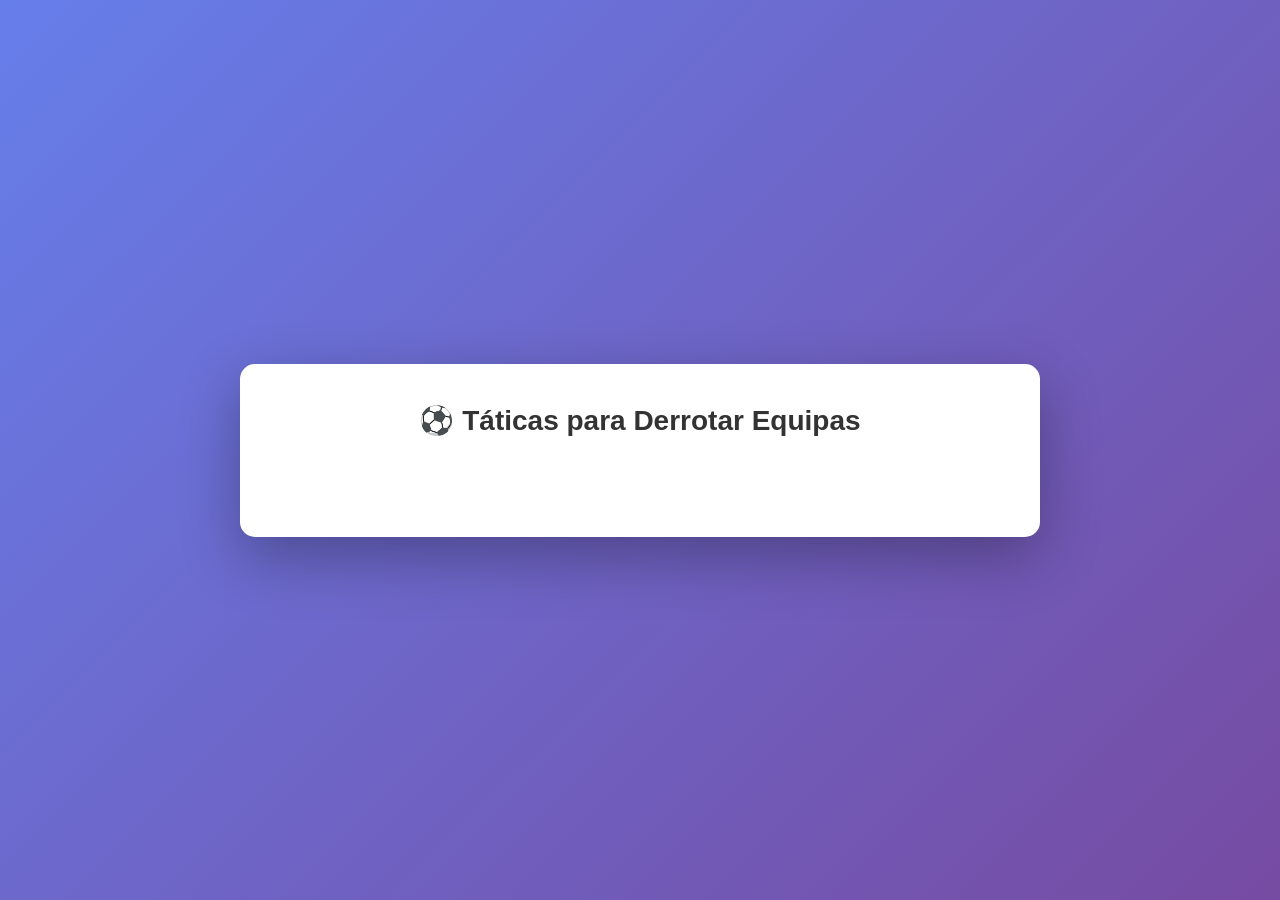
<file: site1/Tiago/taticas_futebol.html>
﻿<!DOCTYPE html>
<html lang="pt-PT">
<head>
    <meta charset="UTF-8">
    <meta name="viewport" content="width=device-width, initial-scale=1.0">
    <title>Táticas para Derrotar Equipas</title>
    <style>
        * {
            margin: 0;
            padding: 0;
            box-sizing: border-box;
        }

        body {
            font-family: 'Segoe UI', Tahoma, Geneva, Verdana, sans-serif;
            background: linear-gradient(135deg, #667eea 0%, #764ba2 100%);
            min-height: 100vh;
            display: flex;
            justify-content: center;
            align-items: center;
            padding: 20px;
        }

        .container {
            background: white;
            border-radius: 15px;
            box-shadow: 0 20px 60px rgba(0, 0, 0, 0.3);
            max-width: 800px;
            width: 100%;
            padding: 40px;
        }

        h1 {
            text-align: center;
            color: #333;
            margin-bottom: 30px;
            font-size: 28px;
        }

        .clubes-grid {
            display: grid;
            grid-template-columns: repeat(auto-fit, minmax(150px, 1fr));
            gap: 15px;
            margin-bottom: 30px;
        }

        .clube-btn {
            background: linear-gradient(135deg, #667eea 0%, #764ba2 100%);
            color: white;
            border: none;
            padding: 15px 20px;
            border-radius: 8px;
            font-size: 14px;
            font-weight: bold;
            cursor: pointer;
            transition: all 0.3s ease;
            text-transform: uppercase;
        }

        .clube-btn:hover {
            transform: translateY(-3px);
            box-shadow: 0 10px 25px rgba(102, 126, 234, 0.4);
        }

        .clube-btn.ativo {
            background: linear-gradient(135deg, #f093fb 0%, #f5576c 100%);
            box-shadow: 0 10px 25px rgba(245, 87, 108, 0.4);
        }

        .taticas-display {
            background: #f8f9fa;
            border-left: 5px solid #667eea;
            padding: 25px;
            border-radius: 8px;
            min-height: 250px;
            display: none;
        }

        .taticas-display.mostrar {
            display: block;
            animation: fadeIn 0.4s ease;
        }

        @keyframes fadeIn {
            from {
                opacity: 0;
                transform: translateY(10px);
            }
            to {
                opacity: 1;
                transform: translateY(0);
            }
        }

        .clube-nome {
            font-size: 24px;
            font-weight: bold;
            color: #667eea;
            margin-bottom: 15px;
        }

        .tatica-item {
            margin-bottom: 15px;
            padding-bottom: 15px;
            border-bottom: 1px solid #dee2e6;
        }

        .tatica-item:last-child {
            border-bottom: none;
            margin-bottom: 0;
            padding-bottom: 0;
        }

        .tatica-titulo {
            font-weight: bold;
            color: #333;
            margin-bottom: 5px;
            font-size: 16px;
        }

        .tatica-descricao {
            color: #666;
            font-size: 14px;
            line-height: 1.5;
        }

        .sem-selecao {
            text-align: center;
            color: #999;
            font-style: italic;
            padding: 50px 20px;
        }
    </style>
</head>
<body>
    <div class="container">
        <h1>⚽ Táticas para Derrotar Equipas</h1>
        
        <div class="clubes-grid" id="clubesContainer">
            <!-- Botões gerados dinamicamente -->
        </div>

        <div class="taticas-display" id="taticasDisplay">
            <div class="sem-selecao">Seleciona um clube para ver as táticas</div>
        </div>
    </div>

    <script>
        const equipas = {
            'Manchester City': [
                {
                    titulo: '🔒 Defesa Compacta',
                    descricao: 'Manter uma defesa organizada no meio-campo. Não deixar espaços para as jogadas de criação.'
                },
                {
                    titulo: '⚡ Pressão Imediata',
                    descricao: 'Pressionar os defesas logo que recuperam a bola para forçar erros nos passes.'
                },
                {
                    titulo: '🎯 Contra-ataque Rápido',
                    descricao: 'Aproveitar os erros de construção para criar contra-ataques letais.'
                },
                {
                    titulo: '🚫 Bloquear Pases Centrais',
                    descricao: 'Impedir passes no eixo central onde é mais perigoso. Forçar para os flancos.'
                }
            ],
            'Real Madrid': [
                {
                    titulo: '🛡️ Bloquear Flancos',
                    descricao: 'Fechar os flancos onde normalmente fazem as grandes criações.'
                },
                {
                    titulo: '👤 Marcar Bem Vinícius',
                    descricao: 'Dedicar atenção especial ao ponta de lança, não o deixar ganhar espaço.'
                },
                {
                    titulo: '⏱️ Circulação Rápida',
                    descricao: 'Não deixar o tempo circular. Pressionar rápido e obrigar a perder controlo.'
                },
                {
                    titulo: '🎪 Defender as Transições',
                    descricao: 'Ter cuidado com as jogadas rápidas de transição. Formar barreira rápida.'
                }
            ],
            'FC Barcelona': [
                {
                    titulo: '🔄 Pressão no Meio',
                    descricao: 'Pressionar a construção do Barcelona no meio-campo para quebrar o jogo de posse.'
                },
                {
                    titulo: '✂️ Cortar Linhas de Passe',
                    descricao: 'Bloquear as linhas de passe interiores que ligam a defesa ao ataque.'
                },
                {
                    titulo: '🏃 Acompanhar Movimentos',
                    descricao: 'Marcar bem ao pé os jogadores mais técnicos para limitar liberdade de movimento.'
                },
                {
                    titulo: '🎯 Transições Ofensivas',
                    descricao: 'Aproveitar cada bola roubada para criar perigo rápido antes de reorganizarem.'
                }
            ],
            'Liverpool': [
                {
                    titulo: '⚙️ Controlar o Ritmo',
                    descricao: 'Baixar o ritmo do jogo. O Liverpool vive da intensidade, desacelera e controlam.'
                },
                {
                    titulo: '🔒 Segurar o Bloco',
                    descricao: 'Manter o bloco defensivo compacto. Não deixar profundidade para os passes.'
                },
                {
                    titulo: '🤐 Silenciar o Público',
                    descricao: 'Procurar marcar cedo para abater o moral da equipa e do estádio.'
                },
                {
                    titulo: '🛡️ Proteger as Laterais',
                    descricao: 'Os laterais são uma arma. Defender bem a profundidade nessas zonas.'
                }
            ],
            'Bayern Munique': [
                {
                    titulo: '🧱 Defesa Num Bloco',
                    descricao: 'Nunca deixar avançar sozinho. Estar sempre em superioridade numérica na defesa.'
                },
                {
                    titulo: '🎭 Engano Tático',
                    descricao: 'Mudar de sistema conforme a situação. Variar entre 4-4-2 e 5-3-2 para confundir.'
                },
                {
                    titulo: '⚡ Velocidade em Bola Parada',
                    descricao: 'Ter atenção redobrada em lances de bola parada. Bayern marca muito em cantos.'
                },
                {
                    titulo: '🚫 Eliminar Espaços',
                    descricao: 'Jogar sempre compacto. Não dar um metro de espaço entre linhas.'
                }
            ],
            'PSG': [
                {
                    titulo: '👊 Agressividade Inicial',
                    descricao: 'Começar agressivo e não deixar o PSG encontrar ritmo na primeira parte.'
                },
                {
                    titulo: '⏹️ Parar Khvicha Kvaratskhelia',
                    descricao: 'Marcar bem o avançado rápido. Usar defesa de linha alta com cobertura.'
                },
                {
                    titulo: '🎯 Explorar Fraquezas Defensivas',
                    descricao: 'O PSG pode ser frágil defensivamente. Procurar contra-ataques rápidos.'
                },
                {
                    titulo: '💪 Força Física',
                    descricao: 'PSG gosta de jogar tecnicamente. Impor força e intensidade física.'
                }
            ],
            'Juventus': [
                {
                    titulo: '🔐 Defesa Defensiva',
                    descricao: 'Juventus defende com bloco baixo. Forçar para fora da área e tiros de longe.'
                },
                {
                    titulo: '⚡ Explorar Flancos',
                    descricao: 'Atacar os flancos. Juventus é mais fraca nas laterais que no centro.'
                },
                {
                    titulo: '🎪 Pressão em Bola Parada',
                    descricao: 'Ser rigoroso nos cantos. Juventus sofre com dinâmicas ofensivas em bola parada.'
                },
                {
                    titulo: '🏃 Contro-ataque Violento',
                    descricao: 'Aproveitar cada roubada de bola para transições rápidas e ofensivas.'
                }
            ],
            'Arsenal': [
                {
                    titulo: '🎯 Parar a Liga de Ouro',
                    descricao: 'O Arsenal gosta de triangulações rápidas. Intercetar os passes é fundamental.'
                },
                {
                    titulo: '⚡ Pressão Alta',
                    descricao: 'Pressionar a saída de bola dos defesas centrais. Arsenal sofre com pressão alta.'
                },
                {
                    titulo: '🛡️ Marcar Saka e Martinelli',
                    descricao: 'Fechar os flancos onde Arsenal cria mais perigo com extremos rápidos.'
                },
                {
                    titulo: '🎪 Ataques no Espaço',
                    descricao: 'Arsenal deixa espaços nas costas da defesa. Usar contra-ataques rápidos.'
                }
            ],
            'Manchester United': [
                {
                    titulo: '🔄 Explorar Desorganização',
                    descricao: 'United pode ficar desorganizado. Ataques rápidos antes da reorganização.'
                },
                {
                    titulo: '⚡ Pressão nos Defesas',
                    descricao: 'Pressionar os defesas lentos do United para forçar erros de construção.'
                },
                {
                    titulo: '🎯 Ataque Pelos Flancos',
                    descricao: 'United tem dificuldades defensivas nas laterais. Atacar com profundidade.'
                },
                {
                    titulo: '💪 Intensidade Física',
                    descricao: 'Impor intensidade e agressividade para desestabilizar o meio-campo.'
                }
            ],
            'Chelsea': [
                {
                    titulo: '🛡️ Bloquear Transições',
                    descricao: 'Chelsea joga muito em transição. Bloquear espaços nas costas da defesa.'
                },
                {
                    titulo: '⚡ Pressão no Meio-Campo',
                    descricao: 'Pressionar o meio-campo para impedir que Chelsea circule a bola.'
                },
                {
                    titulo: '🎯 Ataques Pelos Flancos',
                    descricao: 'Chelsea costuma deixar espaços nas laterais. Atacar com largura.'
                },
                {
                    titulo: '💪 Força Física no Duelo',
                    descricao: 'Ganhar duelos físicos no meio-campo para impedir a progressão.'
                }
            ],
            'AC Milan': [
                {
                    titulo: '🔄 Controlar o Meio-Campo',
                    descricao: 'Milan domina o meio-campo. Saturar o centro e não dar tempo de passe.'
                },
                {
                    titulo: '⚡ Contra-ataque Rápido',
                    descricao: 'Milan deixa espaços atrás. Aproveitar em transições ofensivas rápidas.'
                },
                {
                    titulo: '🛡️ Marcar Leão e Giroud',
                    descricao: 'Marcar bem os avançados. Não dar espaço para finalização.'
                },
                {
                    titulo: '🎯 Pressão na Saída de Bola',
                    descricao: 'Pressionar a construção do Milan para forçar erros na saída.'
                }
            ],
            'Inter Milan': [
                {
                    titulo: '🧱 Bloco Baixo Organizado',
                    descricao: 'Inter joga com defesa sólida. Ser paciente e procurar espaços com inteligência.'
                },
                {
                    titulo: '⚡ Transições Rápidas',
                    descricao: 'Aproveitar quando Inter avança. Espaços nas costas da defesa são a chave.'
                },
                {
                    titulo: '🎯 Marcar Lautaro',
                    descricao: 'Lautaro Martinez é perigoso. Marcação apertada e sem dar espaços.'
                },
                {
                    titulo: '💪 Força no Meio-Campo',
                    descricao: 'Ganhar a batalha no meio-campo com intensidade e agressividade.'
                }
            ],
            'Borussia Dortmund': [
                {
                    titulo: '🛡️ Controlar Velocidade',
                    descricao: 'Dortmund joga muito com velocidade. Baixar o ritmo e não dar espaços.'
                },
                {
                    titulo: '⚡ Marcar Bynoe-Gittens',
                    descricao: 'O extremo é rápido. Marcação apertada sem dar espaço para correr.'
                },
                {
                    titulo: '🎯 Bloquear Transições',
                    descricao: 'Dortmund é letal em contra-ataques. Organizar defesa rápido após perda.'
                },
                {
                    titulo: '💪 Intensidade no Duelo',
                    descricao: 'Ganhar duelos físicos e não deixar Dortmund ganhar confiança.'
                }
            ],
            'Atletico Madrid': [
                {
                    titulo: '🧱 Paciência Ofensiva',
                    descricao: 'Atletico defende muito bem. Ter paciência e procurar espaços pequenos.'
                },
                {
                    titulo: '⚡ Contra-ataque Rápido',
                    descricao: 'Atletico é perigoso em transições. Bloquear imediatamente após perda.'
                },
                {
                    titulo: '🎯 Evitar Bolas Paradas',
                    descricao: 'Atletico marca muito em bolas paradas. Não cometer faltas desnecessárias.'
                },
                {
                    titulo: '💪 Força Física',
                    descricao: 'Enfrentar a solidez física do Atletico com agressividade controlada.'
                }
            ],
            'Ajax': [
                {
                    titulo: '🔄 Pressão no Meio',
                    descricao: 'Ajax joga com muita técnica no meio. Pressionar para quebrar a posse.'
                },
                {
                    titulo: '⚡ Contra-ataque Organizado',
                    descricao: 'Ajax deixa espaços atrás. Ataques rápidos através do centro.'
                },
                {
                    titulo: '🎯 Bloquear Criação',
                    descricao: 'Impedir que Ajax circule a bola com facilidade no meio-campo.'
                },
                {
                    titulo: '💪 Intensidade Física',
                    descricao: 'Ajax joga com técnica. Impor força física para desestabilizar.'
                }
            ],
            'Porto': [
                {
                    titulo: '🎯 Pressão na Saída',
                    descricao: 'Pressionar a saída de bola do Porto para causar erros de construção.'
                },
                {
                    titulo: '⚡ Contra-ataque Rápido',
                    descricao: 'Porto deixa espaços nas costas. Ataques rápidos em transição.'
                },
                {
                    titulo: '🛡️ Marcar Taremi/Galeno',
                    descricao: 'Marcar bem os extremos e avançados. Cortar linhas de passe.'
                },
                {
                    titulo: '💪 Intensidade no Dragao',
                    descricao: 'Porto é forte em casa. Começar agressivo para abater o moral.'
                }
            ],
            'Benfica': [
                {
                    titulo: '🔄 Controlar o Meio-Campo',
                    descricao: 'Benfica domina o meio. Saturar o centro e pressionar a saída.'
                },
                {
                    titulo: '⚡ Contra-ataque Pelos Flancos',
                    descricao: 'Benfica ataca muito pelos flancos. Defender bem e explorar contra-ataques.'
                },
                {
                    titulo: '🎯 Marcar Rafa Silva/Di Maria',
                    descricao: 'Marcar bem os criativos. Não dar espaço para assistências.'
                },
                {
                    titulo: '💪 Força na Luz',
                    descricao: 'Benfica é forte em casa. Começar agressivo e silenciar o estádio.'
                }
            ],
            'Sporting': [
                {
                    titulo: '🎯 Pressão Alta no Meio',
                    descricao: 'Sporting joga com muita posse. Pressionar para ganhar a bola cedo.'
                },
                {
                    titulo: '⚡ Contra-ataque Rápido',
                    descricao: 'Sporting deixa espaços. Ataques rápidos assim que recuperar a bola.'
                },
                {
                    titulo: '🛡️ Marcar Gyokeres',
                    descricao: 'O avançado é letal. Marcação apertada e sem dar espaços.'
                },
                {
                    titulo: '💪 Intensidade no Alvalade',
                    descricao: 'Sporting joga com intensidade em casa. Responder com agressividade.'
                }
            ],
            'Portugal': [
                {
                    titulo: '🎯 Marcar Cristiano/Bruno',
                    descricao: 'Portugal gira em torno de Bruno e Cristiano. Marcação apertada e sem espaços.'
                },
                {
                    titulo: '⚡ Bloquear Meio-Campo',
                    descricao: 'Pressionar o meio-campo português para não deixar circulação de bola.'
                },
                {
                    titulo: '🛡️ Defesa Organizada',
                    descricao: 'Portugal é forte no ataque. Manter defesa compacta e organizada.'
                },
                {
                    titulo: '💪 Intensidade Física',
                    descricao: 'Impor força física para desestabilizar a técnica da seleção portuguesa.'
                }
            ],
            'Brasil': [
                {
                    titulo: '🎯 Marcar Neymar/Vinicius',
                    descricao: 'Brasil tem extremos muito técnicos. Marcação ao pé sem dar espaço.'
                },
                {
                    titulo: '⚡ Bloquear Criação',
                    descricao: 'Pressionar o meio-campo brasileiro para impedir construção ofensiva.'
                },
                {
                    titulo: '🛡️ Defesa Sólida',
                    descricao: 'Brasil é muito ofensivo. Manter bloco baixo e organizado.'
                },
                {
                    titulo: '💪 Força no Duelo',
                    descricao: 'Ganhar duelos físicos para impedir a progressão brasileira.'
                }
            ],
            'Argentina': [
                {
                    titulo: '🎯 Marcar Messi',
                    descricao: 'Messi é a chave. Marcação dupla e não dar espaço para jogar.'
                },
                {
                    titulo: '⚡ Pressionar Saída',
                    descricao: 'Pressionar a saída de bola argentina para causar erros.'
                },
                {
                    titulo: '🛡️ Defesa Compacta',
                    descricao: 'Argentina joga com muita técnica. Manter defesa organizada e compacta.'
                },
                {
                    titulo: '💪 Intensidade no Meio',
                    descricao: 'Ganhar a batalha no meio-campo com agressividade e intensidade.'
                }
            ],
            'França': [
                {
                    titulo: '🎯 Marcar Mbappé',
                    descricao: 'Mbappé é muito rápido. Marcação apertada e defesa profunda.'
                },
                {
                    titulo: '⚡ Bloquear Transições',
                    descricao: 'França é letal em contra-ataques. Organizar defesa imediatamente.'
                },
                {
                    titulo: '🛡️ Defesa Física',
                    descricao: 'França joga com muita força. Responder com solidez defensiva.'
                },
                {
                    titulo: '💪 Meio-Campo Intenso',
                    descricao: 'Ganhar a batalha no meio-campo com intensidade física.'
                }
            ],
            'Alemanha': [
                {
                    titulo: '🎯 Controlar Ritmo',
                    descricao: 'Alemanha joga com ritmo alto. Baixar o ritmo e não dar espaços.'
                },
                {
                    titulo: '⚡ Pressionar Defesas',
                    descricao: 'Pressionar a saída de bola alemã para causar erros.'
                },
                {
                    titulo: '🛡️ Marcar Müller/Wirtz',
                    descricao: 'Marcar bem os criativos alemães. Cortar linhas de passe.'
                },
                {
                    titulo: '💪 Força no Duelo',
                    descricao: 'Alemanha joga com intensidade. Ganhar duelos físicos no meio.'
                }
            ],
            'Espanha': [
                {
                    titulo: '🎯 Pressão no Meio',
                    descricao: 'Espanha domina a posse. Pressionar no meio para quebrar a circulação.'
                },
                {
                    titulo: '⚡ Contra-ataque Rápido',
                    descricao: 'Espanha deixa espaços atrás. Ataques rápidos em transição.'
                },
                {
                    titulo: '🛡️ Bloquear Criação',
                    descricao: 'Impedir que Espanha circule a bola com facilidade no meio-campo.'
                },
                {
                    titulo: '💪 Intensidade Física',
                    descricao: 'Espanha joga com técnica. Impor força física para desestabilizar.'
                }
            ],
            'Inglaterra': [
                {
                    titulo: '🎯 Marcar Kane/Bellingham',
                    descricao: 'Inglaterra gira em torno destes dois. Marcação apertada sem espaços.'
                },
                {
                    titulo: '⚡ Bloquear Transições',
                    descricao: 'Inglaterra é forte em contra-ataques. Defesa organizada rapidamente.'
                },
                {
                    titulo: '🛡️ Defesa Física',
                    descricao: 'Inglaterra joga com muita força física. Responder com solidez.'
                },
                {
                    titulo: '💪 Meio-Campo Intenso',
                    descricao: 'Ganhar a batalha no meio-campo com agressividade.'
                }
            ],
            'Itália': [
                {
                    titulo: '🎯 Paciência Ofensiva',
                    descricao: 'Itália defende muito bem. Ter paciência e procurar espaços pequenos.'
                },
                {
                    titulo: '⚡ Contra-ataque Rápido',
                    descricao: 'Itália é perigosa em transições. Bloquear imediatamente após perda.'
                },
                {
                    titulo: '🛡️ Evitar Bolas Paradas',
                    descricao: 'Itália marca muito em bolas paradas. Não cometer faltas desnecessárias.'
                },
                {
                    titulo: '💪 Força Física',
                    descricao: 'Enfrentar a solidez física italiana com agressividade controlada.'
                }
            ]
        };

        const container = document.getElementById('clubesContainer');
        const taticasDisplay = document.getElementById('taticasDisplay');

        // Criar botões para cada clube
        Object.keys(equipas).forEach(clube => {
            const btn = document.createElement('button');
            btn.className = 'clube-btn';
            btn.textContent = clube;
            btn.onclick = () => mostrarTaticas(clube, btn);
            container.appendChild(btn);
        });

        function mostrarTaticas(clube, botao) {
            // Remover classe ativa de todos os botões
            document.querySelectorAll('.clube-btn').forEach(btn => {
                btn.classList.remove('ativo');
            });
            
            // Adicionar classe ativa ao botão clicado
            botao.classList.add('ativo');

            // Mostrar táticas
            const taticas = equipas[clube];
            let html = <div class="clube-nome"></div>;
            
            taticas.forEach(tatica => {
                html += 
                    <div class="tatica-item">
                        <div class="tatica-titulo"></div>
                        <div class="tatica-descricao"></div>
                    </div>
                ;
            });

            taticasDisplay.innerHTML = html;
            taticasDisplay.classList.add('mostrar');
        }
    </script>
</body>
</html>
</file>
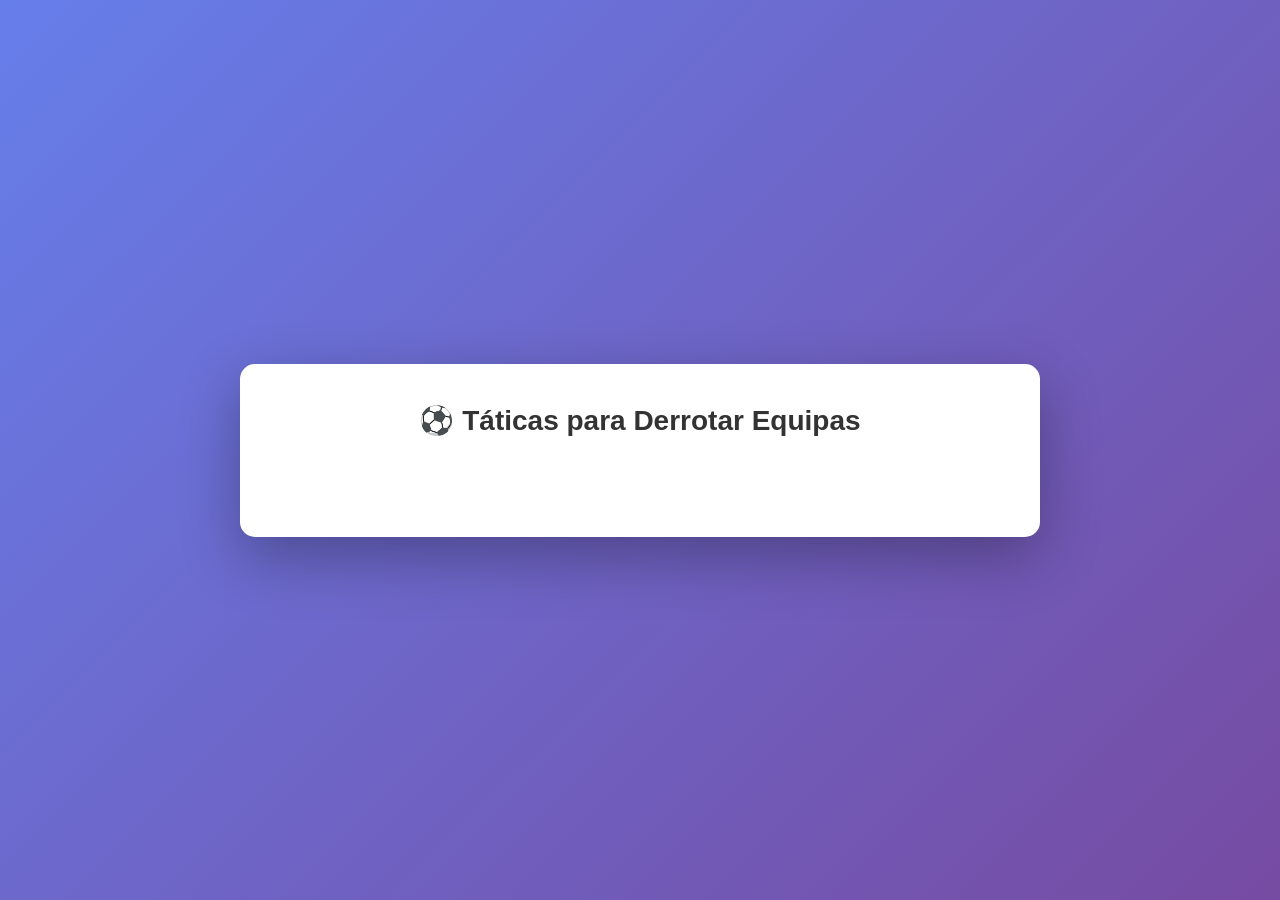
<file: site1/Tiago/taticas_futebol_backup.html>
<!DOCTYPE html>
<html lang="pt-PT">
<head>
    <meta charset="UTF-8">
    <meta name="viewport" content="width=device-width, initial-scale=1.0">
    <title>Táticas para Derrotar Equipas</title>
    <style>
        * {
            margin: 0;
            padding: 0;
            box-sizing: border-box;
        }

        body {
            font-family: 'Segoe UI', Tahoma, Geneva, Verdana, sans-serif;
            background: linear-gradient(135deg, #667eea 0%, #764ba2 100%);
            min-height: 100vh;
            display: flex;
            justify-content: center;
            align-items: center;
            padding: 20px;
        }

        .container {
            background: white;
            border-radius: 15px;
            box-shadow: 0 20px 60px rgba(0, 0, 0, 0.3);
            max-width: 800px;
            width: 100%;
            padding: 40px;
        }

        h1 {
            text-align: center;
            color: #333;
            margin-bottom: 30px;
            font-size: 28px;
        }

        .clubes-grid {
            display: grid;
            grid-template-columns: repeat(auto-fit, minmax(150px, 1fr));
            gap: 15px;
            margin-bottom: 30px;
        }

        .clube-btn {
            background: linear-gradient(135deg, #667eea 0%, #764ba2 100%);
            color: white;
            border: none;
            padding: 15px 20px;
            border-radius: 8px;
            font-size: 14px;
            font-weight: bold;
            cursor: pointer;
            transition: all 0.3s ease;
            text-transform: uppercase;
        }

        .clube-btn:hover {
            transform: translateY(-3px);
            box-shadow: 0 10px 25px rgba(102, 126, 234, 0.4);
        }

        .clube-btn.ativo {
            background: linear-gradient(135deg, #f093fb 0%, #f5576c 100%);
            box-shadow: 0 10px 25px rgba(245, 87, 108, 0.4);
        }

        .taticas-display {
            background: #f8f9fa;
            border-left: 5px solid #667eea;
            padding: 25px;
            border-radius: 8px;
            min-height: 250px;
            display: none;
        }

        .taticas-display.mostrar {
            display: block;
            animation: fadeIn 0.4s ease;
        }

        @keyframes fadeIn {
            from {
                opacity: 0;
                transform: translateY(10px);
            }
            to {
                opacity: 1;
                transform: translateY(0);
            }
        }

        .clube-nome {
            font-size: 24px;
            font-weight: bold;
            color: #667eea;
            margin-bottom: 15px;
        }

        .tatica-item {
            margin-bottom: 15px;
            padding-bottom: 15px;
            border-bottom: 1px solid #dee2e6;
        }

        .tatica-item:last-child {
            border-bottom: none;
            margin-bottom: 0;
            padding-bottom: 0;
        }

        .tatica-titulo {
            font-weight: bold;
            color: #333;
            margin-bottom: 5px;
            font-size: 16px;
        }

        .tatica-descricao {
            color: #666;
            font-size: 14px;
            line-height: 1.5;
        }

        .sem-selecao {
            text-align: center;
            color: #999;
            font-style: italic;
            padding: 50px 20px;
        }
    </style>
</head>
<body>
    <div class="container">
        <h1>⚽ Táticas para Derrotar Equipas</h1>
        
        <div class="clubes-grid" id="clubesContainer">
            <!-- Botões gerados dinamicamente -->
        </div>

        <div class="taticas-display" id="taticasDisplay">
            <div class="sem-selecao">Seleciona um clube para ver as táticas</div>
        </div>
    </div>

    <script>
        const equipas = {
            'Manchester City': [
                {
                    titulo: '🔒 Defesa Compacta',
                    descricao: 'Manter uma defesa organizada no meio-campo. Não deixar espaços para as jogadas de criação.'
                },
                {
                    titulo: '⚡ Pressão Imediata',
                    descricao: 'Pressionar os defesas logo que recuperam a bola para forçar erros nos passes.'
                },
                {
                    titulo: '🎯 Contra-ataque Rápido',
                    descricao: 'Aproveitar os erros de construção para criar contra-ataques letais.'
                },
                {
                    titulo: '🚫 Bloquear Pases Centrais',
                    descricao: 'Impedir passes no eixo central onde é mais perigoso. Forçar para os flancos.'
                }
            ],
            'Real Madrid': [
                {
                    titulo: '🛡️ Bloquear Flancos',
                    descricao: 'Fechar os flancos onde normalmente fazem as grandes criações.'
                },
                {
                    titulo: '👤 Marcar Bem Vinícius',
                    descricao: 'Dedicar atenção especial ao ponta de lança, não o deixar ganhar espaço.'
                },
                {
                    titulo: '⏱️ Circulação Rápida',
                    descricao: 'Não deixar o tempo circular. Pressionar rápido e obrigar a perder controlo.'
                },
                {
                    titulo: '🎪 Defender as Transições',
                    descricao: 'Ter cuidado com as jogadas rápidas de transição. Formar barreira rápida.'
                }
            ],
            'FC Barcelona': [
                {
                    titulo: '🔄 Pressão no Meio',
                    descricao: 'Pressionar a construção do Barcelona no meio-campo para quebrar o jogo de posse.'
                },
                {
                    titulo: '✂️ Cortar Linhas de Passe',
                    descricao: 'Bloquear as linhas de passe interiores que ligam a defesa ao ataque.'
                },
                {
                    titulo: '🏃 Acompanhar Movimentos',
                    descricao: 'Marcar bem ao pé os jogadores mais técnicos para limitar liberdade de movimento.'
                },
                {
                    titulo: '🎯 Transições Ofensivas',
                    descricao: 'Aproveitar cada bola roubada para criar perigo rápido antes de reorganizarem.'
                }
            ],
            'Liverpool': [
                {
                    titulo: '⚙️ Controlar o Ritmo',
                    descricao: 'Baixar o ritmo do jogo. O Liverpool vive da intensidade, desacelera e controlam.'
                },
                {
                    titulo: '🔒 Segurar o Bloco',
                    descricao: 'Manter o bloco defensivo compacto. Não deixar profundidade para os passes.'
                },
                {
                    titulo: '🤐 Silenciar o Público',
                    descricao: 'Procurar marcar cedo para abater o moral da equipa e do estádio.'
                },
                {
                    titulo: '🛡️ Proteger as Laterais',
                    descricao: 'Os laterais são uma arma. Defender bem a profundidade nessas zonas.'
                }
            ],
            'Bayern Munique': [
                {
                    titulo: '🧱 Defesa Num Bloco',
                    descricao: 'Nunca deixar avançar sozinho. Estar sempre em superioridade numérica na defesa.'
                },
                {
                    titulo: '🎭 Engano Tático',
                    descricao: 'Mudar de sistema conforme a situação. Variar entre 4-4-2 e 5-3-2 para confundir.'
                },
                {
                    titulo: '⚡ Velocidade em Bola Parada',
                    descricao: 'Ter atenção redobrada em lances de bola parada. Bayern marca muito em cantos.'
                },
                {
                    titulo: '🚫 Eliminar Espaços',
                    descricao: 'Jogar sempre compacto. Não dar um metro de espaço entre linhas.'
                }
            ],
            'PSG': [
                {
                    titulo: '👊 Agressividade Inicial',
                    descricao: 'Começar agressivo e não deixar o PSG encontrar ritmo na primeira parte.'
                },
                {
                    titulo: '⏹️ Parar 'Khvicha Kvaratskhelia
                
                    descricao: 'Marcar bem o avançado rápido. Usar defesa de linha alta com cobertura.'
                },
                {
                    titulo: '🎯 Explorar Fraquezas Defensivas',
                    descricao: 'O PSG pode ser frágil defensivamente. Procurar contra-ataques rápidos.'
                },
                {
                    titulo: '💪 Força Física',
                    descricao: 'PSG gosta de jogar tecnicamente. Impor força e intensidade física.'
                }
            ],
            'Juventus': [
                {
                    titulo: '🔐 Defesa Defensiva',
                    descricao: 'Juventus defende com bloco baixo. Forçar para fora da área e tiros de longe.'
                },
                {
                    titulo: '⚡ Explorar Flancos',
                    descricao: 'Atacar os flancos. Juventus é mais fraca nas laterais que no centro.'
                },
                {
                    titulo: '🎪 Pressão em Bola Parada',
                    descricao: 'Ser rigoroso nos cantos. Juventus sofre com dinâmicas ofensivas em bola parada.'
                },
                {
                    titulo: '🏃 Contro-ataque Violento',
                    descricao: 'Aproveitar cada roubada de bola para transições rápidas e ofensivas.'
                }
            ]
        };

        const container = document.getElementById('clubesContainer');
        const taticasDisplay = document.getElementById('taticasDisplay');

        // Criar botões para cada clube
        Object.keys(equipas).forEach(clube => {
            const btn = document.createElement('button');
            btn.className = 'clube-btn';
            btn.textContent = clube;
            btn.onclick = () => mostrarTaticas(clube, btn);
            container.appendChild(btn);
        });

        function mostrarTaticas(clube, botao) {
            // Remover classe ativa de todos os botões
            document.querySelectorAll('.clube-btn').forEach(btn => {
                btn.classList.remove('ativo');
            });
            
            // Adicionar classe ativa ao botão clicado
            botao.classList.add('ativo');

            // Mostrar táticas
            const taticas = equipas[clube];
            let html = `<div class="clube-nome">${clube}</div>`;
            
            taticas.forEach(tatica => {
                html += `
                    <div class="tatica-item">
                        <div class="tatica-titulo">${tatica.titulo}</div>
                        <div class="tatica-descricao">${tatica.descricao}</div>
                    </div>
                `;
            });

            taticasDisplay.innerHTML = html;
            taticasDisplay.classList.add('mostrar');
        }
    </script>
</body>
</html>
</file>
<file: style.css>
* {
    margin: 0;
    padding: 0;
    box-sizing: border-box;
}

:root {
    --bg: #0d1117;
    --bg-soft: #111827;
    --panel: rgba(22, 28, 39, 0.78);
    --panel-solid: #171f2d;
    --line: rgba(255, 255, 255, 0.1);
    --text-primary: #f7fafc;
    --text-secondary: #a8b3c4;
    --muted: #6f7c91;
    --primary: #38bdf8;
    --primary-strong: #0ea5e9;
    --accent: #f59e0b;
    --success: #34d399;
    --shadow: 0 24px 70px rgba(0, 0, 0, 0.34);
}

body {
    font-family: 'Poppins', sans-serif;
    background:
        radial-gradient(circle at top left, rgba(56, 189, 248, 0.16), transparent 34rem),
        radial-gradient(circle at top right, rgba(245, 158, 11, 0.12), transparent 30rem),
        linear-gradient(180deg, #0b1018 0%, var(--bg) 44%, #0a0e14 100%);
    color: var(--text-primary);
    min-height: 100vh;
    line-height: 1.6;
}

body::before {
    content: '';
    position: fixed;
    inset: 0;
    pointer-events: none;
    background-image: linear-gradient(rgba(255, 255, 255, 0.035) 1px, transparent 1px), linear-gradient(90deg, rgba(255, 255, 255, 0.035) 1px, transparent 1px);
    background-size: 48px 48px;
    mask-image: linear-gradient(to bottom, #000 0%, transparent 74%);
}

.container {
    width: min(1180px, calc(100% - 40px));
    margin: 0 auto;
}

.hero {
    position: relative;
    overflow: hidden;
    padding: 72px 0 96px;
}

.hero::after {
    content: '';
    position: absolute;
    left: 50%;
    bottom: 0;
    width: min(1180px, calc(100% - 40px));
    height: 1px;
    transform: translateX(-50%);
    background: linear-gradient(90deg, transparent, rgba(255, 255, 255, 0.24), transparent);
}

.hero-content {
    max-width: 790px;
}

.eyebrow {
    display: inline-flex;
    align-items: center;
    gap: 8px;
    margin-bottom: 18px;
    color: var(--accent);
    font-size: 0.78rem;
    font-weight: 700;
    text-transform: uppercase;
    letter-spacing: 0;
}

.eyebrow::before {
    content: '';
    width: 26px;
    height: 2px;
    border-radius: 999px;
    background: var(--accent);
}

.hero h1 {
    display: flex;
    align-items: center;
    gap: 16px;
    margin-bottom: 16px;
    color: var(--text-primary);
    font-size: clamp(2.35rem, 7vw, 4.85rem);
    line-height: 1.02;
    font-weight: 700;
}

.hero h1 i {
    display: grid;
    place-items: center;
    flex: 0 0 auto;
    width: 64px;
    height: 64px;
    border: 1px solid rgba(255, 255, 255, 0.16);
    border-radius: 18px;
    background: linear-gradient(145deg, rgba(56, 189, 248, 0.26), rgba(245, 158, 11, 0.18));
    color: var(--primary);
    font-size: 1.9rem;
    box-shadow: var(--shadow);
}

.subtitle {
    max-width: 650px;
    color: var(--text-secondary);
    font-size: 1.08rem;
}

.hero-stats {
    display: flex;
    flex-wrap: wrap;
    gap: 12px;
    margin-top: 28px;
}

.hero-stats span {
    display: inline-flex;
    align-items: baseline;
    gap: 8px;
    padding: 10px 14px;
    border: 1px solid var(--line);
    border-radius: 10px;
    background: rgba(255, 255, 255, 0.055);
    color: var(--text-secondary);
    backdrop-filter: blur(16px);
}

.hero-stats strong {
    color: var(--text-primary);
    font-size: 1.1rem;
}

main {
    padding: 0 0 82px;
}

.toolbar {
    display: grid;
    gap: 18px;
    margin: -36px 0 36px;
    padding: 18px;
    border: 1px solid var(--line);
    border-radius: 18px;
    background: rgba(13, 17, 23, 0.72);
    box-shadow: var(--shadow);
    backdrop-filter: blur(18px);
}

.search-bar {
    display: grid;
    grid-template-columns: auto 1fr auto;
    align-items: center;
    gap: 12px;
    min-height: 58px;
    padding: 0 8px 0 18px;
    border: 1px solid rgba(255, 255, 255, 0.12);
    border-radius: 14px;
    background: rgba(255, 255, 255, 0.06);
}

.search-icon {
    color: var(--primary);
}

.search-bar input {
    min-width: 0;
    border: 0;
    outline: 0;
    background: transparent;
    color: var(--text-primary);
    font: inherit;
}

.search-bar input::placeholder {
    color: var(--muted);
}

.search-bar button {
    display: grid;
    place-items: center;
    width: 44px;
    height: 44px;
    border: 0;
    border-radius: 12px;
    background: var(--primary);
    color: #071019;
    cursor: pointer;
    transition: transform 0.2s ease, background 0.2s ease, box-shadow 0.2s ease;
}

.search-bar button:hover {
    background: #7dd3fc;
    box-shadow: 0 12px 26px rgba(56, 189, 248, 0.24);
    transform: translateY(-1px);
}

.filter-buttons {
    display: flex;
    flex-wrap: wrap;
    gap: 10px;
}

.filter-btn {
    border: 1px solid var(--line);
    border-radius: 12px;
    background: rgba(255, 255, 255, 0.05);
    color: var(--text-secondary);
    cursor: pointer;
    font-family: inherit;
    font-size: 0.92rem;
    font-weight: 600;
    padding: 10px 16px;
    transition: transform 0.2s ease, border-color 0.2s ease, background 0.2s ease, color 0.2s ease;
}

.filter-btn:hover {
    border-color: rgba(56, 189, 248, 0.6);
    color: var(--text-primary);
    transform: translateY(-1px);
}

.filter-btn.active {
    border-color: rgba(56, 189, 248, 0.7);
    background: rgba(56, 189, 248, 0.16);
    color: #e0f2fe;
}

.gallery {
    display: grid;
    grid-template-columns: repeat(auto-fit, minmax(270px, 1fr));
    gap: 22px;
    margin-bottom: 44px;
}

.gallery-item {
    position: relative;
    display: block;
    overflow: hidden;
    border: 1px solid rgba(255, 255, 255, 0.1);
    border-radius: 8px;
    background: var(--panel);
    color: inherit;
    text-decoration: none;
    box-shadow: 0 18px 45px rgba(0, 0, 0, 0.22);
    animation: fadeIn 0.48s ease both;
    transition: transform 0.22s ease, border-color 0.22s ease, box-shadow 0.22s ease;
}

.gallery-item:hover {
    border-color: rgba(56, 189, 248, 0.36);
    box-shadow: 0 24px 70px rgba(0, 0, 0, 0.34);
    transform: translateY(-6px);
}

.gallery-item .image-container {
    position: relative;
    aspect-ratio: 16 / 10;
    overflow: hidden;
    background: var(--bg-soft);
}

.gallery-item img {
    width: 100%;
    height: 100%;
    object-fit: cover;
    filter: saturate(0.96) contrast(1.04);
    transition: transform 0.5s ease, filter 0.5s ease;
}

.gallery-item:hover img {
    transform: scale(1.055);
    filter: saturate(1.08) contrast(1.08);
}

.gallery-item .overlay {
    position: absolute;
    inset: 0;
    display: flex;
    align-items: flex-end;
    justify-content: flex-start;
    padding: 18px;
    background: linear-gradient(to top, rgba(5, 8, 13, 0.78), transparent 66%);
    opacity: 0;
    transition: opacity 0.25s ease;
}

.gallery-item:hover .overlay {
    opacity: 1;
}

.gallery-item .visit-btn {
    display: inline-flex;
    align-items: center;
    gap: 8px;
    padding: 9px 13px;
    border-radius: 10px;
    background: rgba(247, 250, 252, 0.96);
    color: #0b1018;
    font-size: 0.86rem;
    font-weight: 700;
    transform: translateY(8px);
    transition: transform 0.25s ease;
}

.gallery-item .visit-btn::after {
    content: '\f061';
    font-family: 'Font Awesome 6 Free';
    font-weight: 900;
    font-size: 0.78rem;
}

.gallery-item:hover .visit-btn {
    transform: translateY(0);
}

.gallery-item .info {
    display: grid;
    gap: 12px;
    padding: 18px;
}

.gallery-item .theme {
    display: flex;
    align-items: center;
    gap: 9px;
    color: var(--text-primary);
    font-size: 1.04rem;
    font-weight: 700;
    line-height: 1.28;
}

.gallery-item .theme i {
    color: var(--accent);
    font-size: 0.88rem;
}

.gallery-item .author {
    display: flex;
    align-items: center;
    gap: 9px;
    color: var(--text-secondary);
    font-size: 0.9rem;
}

.gallery-item .author i {
    color: var(--primary);
}

.gallery-item .description {
    color: var(--muted);
    font-size: 0.84rem;
    line-height: 1.45;
}

.gallery-item .category-tag {
    position: absolute;
    top: 14px;
    right: 14px;
    padding: 7px 11px;
    border: 1px solid rgba(255, 255, 255, 0.24);
    border-radius: 999px;
    background: rgba(5, 8, 13, 0.62);
    color: #fff;
    font-size: 0.74rem;
    font-weight: 700;
    backdrop-filter: blur(12px);
}

.no-results {
    border: 1px dashed rgba(255, 255, 255, 0.18);
    border-radius: 8px;
    padding: 58px 20px;
    color: var(--text-secondary);
    text-align: center;
    background: rgba(255, 255, 255, 0.035);
}

.no-results i {
    margin-bottom: 16px;
    color: var(--primary);
    font-size: 3rem;
    opacity: 0.82;
}

.no-results p {
    font-size: 1.05rem;
}

.loading-message,
.data-error {
    grid-column: 1 / -1;
    border: 1px dashed rgba(255, 255, 255, 0.18);
    border-radius: 8px;
    padding: 44px 20px;
    color: var(--text-secondary);
    text-align: center;
    background: rgba(255, 255, 255, 0.035);
}

.data-error {
    display: grid;
    gap: 10px;
    justify-items: center;
}

.data-error i {
    color: var(--accent);
    font-size: 2rem;
}

.data-error small {
    max-width: 620px;
    color: var(--muted);
}

footer {
    border-top: 1px solid var(--line);
    padding: 28px 0;
    background: rgba(7, 11, 18, 0.78);
    text-align: center;
}

footer p {
    margin-bottom: 14px;
    color: var(--text-secondary);
    font-size: 0.9rem;
}

.social-links {
    display: flex;
    justify-content: center;
    gap: 14px;
}

.social-links a {
    display: grid;
    place-items: center;
    width: 38px;
    height: 38px;
    border: 1px solid var(--line);
    border-radius: 10px;
    color: var(--text-secondary);
    text-decoration: none;
    transition: transform 0.2s ease, color 0.2s ease, border-color 0.2s ease;
}

.social-links a:hover {
    border-color: rgba(56, 189, 248, 0.56);
    color: var(--primary);
    transform: translateY(-2px);
}

@keyframes fadeIn {
    from {
        opacity: 0;
        transform: translateY(16px);
    }

    to {
        opacity: 1;
        transform: translateY(0);
    }
}

@media (max-width: 760px) {
    .container {
        width: min(100% - 28px, 1180px);
    }

    .hero {
        padding: 48px 0 72px;
    }

    .hero h1 {
        align-items: flex-start;
        flex-direction: column;
        gap: 14px;
    }

    .hero h1 i {
        width: 54px;
        height: 54px;
        border-radius: 14px;
        font-size: 1.5rem;
    }

    .toolbar {
        margin-top: -28px;
        padding: 14px;
    }

    .filter-buttons {
        display: grid;
        grid-template-columns: repeat(2, minmax(0, 1fr));
    }

    .filter-btn {
        min-height: 42px;
        padding-inline: 10px;
    }
}

@media (max-width: 440px) {
    .hero-stats {
        display: grid;
        grid-template-columns: 1fr;
    }

    .search-bar {
        grid-template-columns: auto 1fr;
        padding: 12px;
    }

    .search-bar button {
        grid-column: 1 / -1;
        width: 100%;
    }

    .filter-buttons {
        grid-template-columns: 1fr;
    }
}
</file>
<file: site1/Brocho/styles.css>
:root {
    --primary: #667eea;
    --secondary: #764ba2;
    --success: #27ae60;
    --error: #e74c3c;
    --warning: #f39c12;
    --light: #f8f9fa;
    --dark: #2c3e50;
    --text: #333;
    --text-light: #666;
    --border: #ddd;
    --shadow: 0 10px 30px rgba(0, 0, 0, 0.1);
    --radius: 12px;
}

* {
    margin: 0;
    padding: 0;
    box-sizing: border-box;
}

body {
    font-family: 'Segoe UI', system-ui, -apple-system, sans-serif;
    background: linear-gradient(135deg, #667eea 0%, #764ba2 100%);
    min-height: 100vh;
    color: var(--text);
}

/* Header */
.main-header {
    background: white;
    padding: 20px 40px;
    box-shadow: var(--shadow);
    position: sticky;
    top: 0;
    z-index: 100;
}

.logo {
    display: flex;
    align-items: center;
    gap: 15px;
    margin-bottom: 15px;
}

.logo-icon {
    font-size: 3rem;
}

.logo h1 {
    font-size: 1.8rem;
    background: linear-gradient(135deg, var(--primary), var(--secondary));
    -webkit-background-clip: text;
    -webkit-text-fill-color: transparent;
    background-clip: text;
}

.main-nav {
    display: flex;
    gap: 8px;
    flex-wrap: wrap;
}

.nav-btn {
    padding: 10px 18px;
    border: none;
    border-radius: 8px;
    background: var(--light);
    color: var(--text-light);
    cursor: pointer;
    font-size: 0.95rem;
    font-weight: 600;
    transition: all 0.3s;
    display: flex;
    align-items: center;
    gap: 6px;
}

.nav-btn:hover {
    background: var(--primary);
    color: white;
    transform: translateY(-2px);
}

.nav-btn.active {
    background: linear-gradient(135deg, var(--primary), var(--secondary));
    color: white;
    box-shadow: 0 5px 15px rgba(102, 126, 234, 0.4);
}

/* Main Content */
.main-content {
    max-width: 1200px;
    margin: 30px auto;
    padding: 0 20px;
}

.section {
    display: none;
    animation: fadeIn 0.4s ease;
}

.section.active {
    display: block;
}

@keyframes fadeIn {
    from { opacity: 0; transform: translateY(20px); }
    to { opacity: 1; transform: translateY(0); }
}

.section-header {
    text-align: center;
    margin-bottom: 40px;
    color: white;
}

.section-header h2 {
    font-size: 2.5rem;
    margin-bottom: 10px;
    text-shadow: 2px 2px 4px rgba(0, 0, 0, 0.2);
}

.section-header p {
    font-size: 1.2rem;
    opacity: 0.9;
}

/* Category Cards (novo design) */
.category-selector {
    display: grid;
    grid-template-columns: repeat(auto-fit, minmax(250px, 1fr));
    gap: 25px;
    margin-bottom: 30px;
}

.category-card {
    background: white;
    padding: 30px 25px;
    border-radius: var(--radius);
    box-shadow: var(--shadow);
    text-align: center;
    transition: transform 0.3s, box-shadow 0.3s;
    display: flex;
    flex-direction: column;
    align-items: center;
    gap: 15px;
}

.category-card:hover {
    transform: translateY(-8px);
    box-shadow: 0 20px 50px rgba(0, 0, 0, 0.2);
}

.category-icon {
    font-size: 4rem;
    margin-bottom: 5px;
}

.category-card h3 {
    color: var(--text);
    font-size: 1.3rem;
    margin: 0;
}

.category-card p {
    color: var(--text-light);
    font-size: 0.95rem;
    margin: 0;
    line-height: 1.5;
}

.btn-start-category {
    margin-top: 15px;
    padding: 12px 40px;
    background: linear-gradient(135deg, var(--primary), var(--secondary));
    color: white;
    border: none;
    border-radius: 25px;
    font-size: 1.1rem;
    font-weight: bold;
    cursor: pointer;
    transition: all 0.3s;
    box-shadow: 0 5px 15px rgba(102, 126, 234, 0.3);
}

.btn-start-category:hover {
    transform: scale(1.05);
    box-shadow: 0 8px 25px rgba(102, 126, 234, 0.5);
}

.btn-start-category:active {
    transform: scale(0.98);
}

/* Modal de Dificuldade */
.modal {
    display: none;
    position: fixed;
    top: 0;
    left: 0;
    width: 100%;
    height: 100%;
    background: rgba(0, 0, 0, 0.7);
    z-index: 1000;
    justify-content: center;
    align-items: center;
    backdrop-filter: blur(5px);
}

.modal.active {
    display: flex;
    animation: fadeIn 0.3s ease;
}

.modal-content {
    background: white;
    padding: 40px;
    border-radius: 20px;
    max-width: 600px;
    width: 90%;
    max-height: 90vh;
    overflow-y: auto;
    box-shadow: 0 20px 60px rgba(0, 0, 0, 0.3);
    animation: slideUp 0.3s ease;
}

@keyframes slideUp {
    from { transform: translateY(50px); opacity: 0; }
    to { transform: translateY(0); opacity: 1; }
}

.modal-content h2 {
    text-align: center;
    color: var(--primary);
    margin-bottom: 10px;
    font-size: 2rem;
}

.modal-content > p {
    text-align: center;
    color: var(--text-light);
    margin-bottom: 30px;
    font-size: 1.1rem;
}

.difficulty-options {
    display: grid;
    grid-template-columns: repeat(auto-fit, minmax(200px, 1fr));
    gap: 15px;
    margin-bottom: 30px;
}

.diff-btn {
    display: flex;
    flex-direction: column;
    align-items: center;
    gap: 8px;
    padding: 20px 15px;
    border: 2px solid var(--border);
    border-radius: 12px;
    background: white;
    cursor: pointer;
    transition: all 0.3s;
}

.diff-btn:hover {
    border-color: var(--primary);
    background: var(--light);
    transform: translateY(-3px);
}

.diff-btn .diff-icon {
    font-size: 2.5rem;
}

.diff-btn .diff-name {
    font-weight: bold;
    font-size: 1.1rem;
    color: var(--text);
}

.diff-btn .diff-desc {
    font-size: 0.85rem;
    color: var(--text-light);
}

.diff-btn[data-diff="facil"]:hover { border-color: #27ae60; background: #d4edda; }
.diff-btn[data-diff="medio"]:hover { border-color: #f39c12; background: #fff3cd; }
.diff-btn[data-diff="dificil"]:hover { border-color: #e74c3c; background: #f8d7da; }
.diff-btn[data-diff="impossivel"]:hover { border-color: #8e44ad; background: #f5e6ff; }
.diff-btn[data-diff="master"]:hover { border-color: #2c3e50; background: #ecf0f1; }

.btn-close-modal {
    display: block;
    width: 100%;
    padding: 15px;
    background: var(--light);
    color: var(--text);
    border: 2px solid var(--border);
    border-radius: 10px;
    font-size: 1rem;
    font-weight: 600;
    cursor: pointer;
    transition: all 0.3s;
}

.btn-close-modal:hover {
    background: var(--error);
    color: white;
    border-color: var(--error);
}

/* Category Selector */
.category-selector, .video-categories, .exercises-filters, .ranking-filters {
    display: flex;
    justify-content: center;
    gap: 15px;
    margin-bottom: 30px;
    flex-wrap: wrap;
}

.category-btn, .video-filter, .filter-btn, .rank-filter {
    padding: 14px 28px;
    border: none;
    border-radius: 10px;
    background: rgba(255, 255, 255, 0.95);
    color: var(--text);
    cursor: pointer;
    font-size: 1rem;
    font-weight: 600;
    transition: all 0.3s;
    box-shadow: var(--shadow);
}

.category-btn:hover, .video-filter:hover, .filter-btn:hover, .rank-filter:hover {
    transform: translateY(-3px) scale(1.02);
    box-shadow: 0 15px 40px rgba(0, 0, 0, 0.15);
}

.category-btn.active-cat, .video-filter.active, .filter-btn.active, .rank-filter.active {
    background: linear-gradient(135deg, var(--success), #2ecc71);
    color: white;
}

/* Quick Stats (Quiz) */
.quick-stats {
    display: grid;
    grid-template-columns: repeat(auto-fit, minmax(200px, 1fr));
    gap: 20px;
    margin-bottom: 30px;
}

.stat-card {
    background: white;
    padding: 20px;
    border-radius: var(--radius);
    box-shadow: var(--shadow);
    display: flex;
    align-items: center;
    gap: 15px;
}

.stat-icon {
    font-size: 2.5rem;
}

.stat-value {
    display: block;
    font-size: 1.8rem;
    font-weight: bold;
    color: var(--primary);
}

.stat-label {
    display: block;
    font-size: 0.85rem;
    color: var(--text-light);
}

/* Quiz Container */
.quiz-container {
    background: white;
    border-radius: var(--radius);
    padding: 30px;
    box-shadow: var(--shadow);
    max-width: 800px;
    margin: 0 auto;
}

.quiz-menu {
    text-align: center;
    padding: 40px 20px;
    color: var(--text-light);
}

.menu-illustration {
    font-size: 5rem;
    margin-bottom: 20px;
}

.difficulty-selector {
    margin-top: 30px;
    display: flex;
    align-items: center;
    justify-content: center;
    gap: 10px;
}

.difficulty-selector select {
    padding: 10px 15px;
    border: 2px solid var(--border);
    border-radius: 8px;
    font-size: 1rem;
    cursor: pointer;
}

.quiz-header {
    display: flex;
    justify-content: space-between;
    align-items: center;
    margin-bottom: 25px;
    padding-bottom: 15px;
    border-bottom: 2px solid var(--border);
    flex-wrap: wrap;
    gap: 10px;
}

.quiz-meta {
    display: flex;
    align-items: center;
    gap: 15px;
}

#quiz-category-title {
    font-size: 1.5rem;
    color: var(--primary);
}

.difficulty-badge {
    padding: 6px 14px;
    border-radius: 20px;
    font-size: 0.9rem;
    font-weight: bold;
    color: white;
}

.difficulty-badge.facil {
    background: linear-gradient(135deg, #27ae60, #2ecc71);
}

.difficulty-badge.medio {
    background: linear-gradient(135deg, #f39c12, #e67e22);
}

.difficulty-badge.dificil {
    background: linear-gradient(135deg, #e74c3c, #c0392b);
}

.difficulty-badge.impossivel {
    background: linear-gradient(135deg, #8e44ad, #9b59b6);
    animation: pulse 2s infinite;
}

.difficulty-badge.master {
    background: linear-gradient(135deg, #000000, #2c3e50);
    border: 2px solid gold;
    animation: glow 2s infinite;
}

@keyframes pulse {
    0%, 100% { transform: scale(1); }
    50% { transform: scale(1.05); }
}

@keyframes glow {
    0%, 100% { box-shadow: 0 0 5px gold; }
    50% { box-shadow: 0 0 20px gold, 0 0 30px orange; }
}

.quiz-progress, .quiz-timer {
    font-weight: bold;
    color: var(--text-light);
}

.quiz-timer {
    background: var(--light);
    padding: 8px 16px;
    border-radius: 20px;
}

.question-card {
    margin-bottom: 25px;
}

.question-text {
    font-size: 1.3rem;
    line-height: 1.6;
    margin-bottom: 20px;
    padding: 20px;
    background: var(--light);
    border-radius: 8px;
    border-left: 4px solid var(--primary);
}

.answer-area {
    display: flex;
    gap: 10px;
}

#answer-input {
    flex: 1;
    padding: 15px;
    border: 2px solid var(--border);
    border-radius: 8px;
    font-size: 1.1rem;
    transition: border-color 0.3s;
}

#answer-input:focus {
    outline: none;
    border-color: var(--primary);
}

.hint-area {
    margin-top: 10px;
    display: flex;
    align-items: center;
    gap: 10px;
}

.btn-hint {
    padding: 8px 16px;
    background: var(--warning);
    color: white;
    border: none;
    border-radius: 6px;
    cursor: pointer;
    font-weight: 600;
    transition: opacity 0.3s;
}

.btn-hint:hover {
    opacity: 0.9;
}

#hint-text {
    color: var(--text-light);
    font-style: italic;
}

.feedback {
    text-align: center;
    font-size: 1.2rem;
    font-weight: bold;
    margin-top: 20px;
    min-height: 30px;
    padding: 15px;
    border-radius: 8px;
}

.feedback.success {
    background: #d4edda;
    color: var(--success);
}

.feedback.error {
    background: #f8d7da;
    color: var(--error);
}

.quiz-controls {
    display: flex;
    justify-content: space-between;
    margin-top: 20px;
}

/* Result Card */
.result-card {
    text-align: center;
    padding: 40px;
}

.result-badge {
    font-size: 4rem;
    margin-bottom: 20px;
}

.score-circle {
    width: 160px;
    height: 160px;
    border-radius: 50%;
    background: linear-gradient(135deg, var(--primary), var(--secondary));
    display: flex;
    align-items: center;
    justify-content: center;
    margin: 30px auto;
    color: white;
    font-size: 3.5rem;
    font-weight: bold;
    box-shadow: 0 10px 30px rgba(102, 126, 234, 0.4);
    border: 5px solid white;
}

#score-detail {
    font-size: 1.2rem;
    color: var(--text-light);
    margin-bottom: 15px;
}

.performance-message {
    font-size: 1.1rem;
    font-weight: 600;
    color: var(--primary);
    margin-bottom: 30px;
    padding: 15px;
    background: var(--light);
    border-radius: 10px;
}

.result-actions {
    display: flex;
    justify-content: center;
    gap: 15px;
    flex-wrap: wrap;
    margin-bottom: 30px;
}

.review-section {
    margin-top: 30px;
    text-align: left;
}

.review-section h4 {
    margin-bottom: 15px;
    color: var(--text);
}

.review-item {
    padding: 12px;
    margin-bottom: 10px;
    border-radius: 8px;
    display: flex;
    justify-content: space-between;
    align-items: center;
}

.review-item.correct {
    background: #d4edda;
    color: var(--success);
}

.review-item.wrong {
    background: #f8d7da;
    color: var(--error);
}

/* Curiosidades Grid */
.curiosidades-grid {
    display: grid;
    grid-template-columns: repeat(auto-fill, minmax(300px, 1fr));
    gap: 25px;
}

.curiosidade-card {
    background: white;
    padding: 25px;
    border-radius: var(--radius);
    box-shadow: var(--shadow);
    transition: transform 0.3s, box-shadow 0.3s;
    position: relative;
    overflow: hidden;
}

.curiosidade-card::before {
    content: '';
    position: absolute;
    top: 0;
    left: 0;
    width: 4px;
    height: 100%;
    background: linear-gradient(135deg, var(--primary), var(--secondary));
}

.curiosidade-card:hover {
    transform: translateY(-5px);
    box-shadow: 0 20px 40px rgba(0, 0, 0, 0.15);
}

.curiosidade-icon {
    font-size: 3rem;
    margin-bottom: 15px;
}

.curiosidade-card h3 {
    color: var(--primary);
    margin-bottom: 12px;
    font-size: 1.3rem;
}

.curiosidade-card p {
    color: var(--text-light);
    line-height: 1.6;
    margin-bottom: 15px;
}

.curiosidade-tag {
    display: inline-block;
    padding: 5px 12px;
    background: var(--light);
    color: var(--primary);
    border-radius: 20px;
    font-size: 0.85rem;
    font-weight: 600;
}

/* Materials & Games Grid */
.materials-grid, .games-grid, .videos-grid, .exercises-grid {
    display: grid;
    grid-template-columns: repeat(auto-fill, minmax(280px, 1fr));
    gap: 25px;
}

.material-card, .game-card, .video-card, .exercise-card {
    background: white;
    padding: 25px;
    border-radius: var(--radius);
    box-shadow: var(--shadow);
    transition: transform 0.3s, box-shadow 0.3s;
    text-align: center;
}

.material-card:hover, .game-card:hover, .video-card:hover, .exercise-card:hover {
    transform: translateY(-5px);
    box-shadow: 0 20px 40px rgba(0, 0, 0, 0.15);
}

.material-icon, .game-preview {
    font-size: 4rem;
    margin-bottom: 15px;
}

.material-card h3, .game-card h3, .video-card h3, .exercise-card h3 {
    color: var(--text);
    margin-bottom: 12px;
    font-size: 1.3rem;
}

.material-card p, .game-card p, .video-card p, .exercise-card p {
    color: var(--text-light);
    line-height: 1.6;
    margin-bottom: 20px;
}

.material-meta {
    display: flex;
    justify-content: center;
    gap: 20px;
    margin-bottom: 15px;
    color: var(--text-light);
    font-size: 0.9rem;
}

.material-card.featured {
    border: 3px solid var(--warning);
    position: relative;
}

.featured-badge {
    position: absolute;
    top: -10px;
    right: 20px;
    background: var(--warning);
    color: white;
    padding: 5px 15px;
    border-radius: 20px;
    font-weight: bold;
    font-size: 0.85rem;
}

.game-stats {
    display: flex;
    justify-content: center;
    gap: 15px;
    margin-bottom: 15px;
    color: var(--text-light);
    font-size: 0.85rem;
}

/* Video Card */
.video-thumb {
    position: relative;
    height: 160px;
    background: linear-gradient(135deg, var(--primary), var(--secondary));
    border-radius: var(--radius);
    margin-bottom: 15px;
    display: flex;
    align-items: center;
    justify-content: center;
    cursor: pointer;
}

.play-icon {
    font-size: 3rem;
    color: white;
    opacity: 0.9;
}

.video-duration {
    position: absolute;
    bottom: 10px;
    right: 10px;
    background: rgba(0,0,0,0.7);
    color: white;
    padding: 3px 8px;
    border-radius: 4px;
    font-size: 0.85rem;
}

.video-meta {
    display: flex;
    justify-content: space-between;
    color: var(--text-light);
    font-size: 0.85rem;
}

/* Exercise Card */
.exercise-header {
    display: flex;
    justify-content: space-between;
    align-items: center;
    margin-bottom: 15px;
}

.difficulty-badge {
    padding: 5px 12px;
    border-radius: 20px;
    font-size: 0.85rem;
    font-weight: bold;
}

.difficulty-badge.easy {
    background: #d4edda;
    color: #155724;
}

.difficulty-badge.medium {
    background: #fff3cd;
    color: #856404;
}

.difficulty-badge.hard {
    background: #f8d7da;
    color: #721c24;
}

.exercise-count {
    color: var(--text-light);
    font-size: 0.9rem;
}

.btn-start {
    padding: 12px 25px;
    background: var(--primary);
    color: white;
    border: none;
    border-radius: 8px;
    cursor: pointer;
    font-weight: 600;
    transition: background 0.3s;
}

.btn-start:hover {
    background: var(--secondary);
}

/* Exercise Generator */
.exercise-generator {
    margin-top: 50px;
    background: white;
    padding: 30px;
    border-radius: var(--radius);
    box-shadow: var(--shadow);
}

.exercise-generator h3 {
    color: var(--primary);
    margin-bottom: 20px;
}

.generator-form {
    display: grid;
    grid-template-columns: repeat(auto-fit, minmax(200px, 1fr));
    gap: 20px;
    align-items: end;
}

.form-group {
    display: flex;
    flex-direction: column;
    gap: 8px;
}

.form-group label {
    font-weight: 600;
    color: var(--text);
}

.form-group select, .form-group input {
    padding: 12px;
    border: 2px solid var(--border);
    border-radius: 8px;
    font-size: 1rem;
}

.btn-generate {
    padding: 12px 25px;
    background: linear-gradient(135deg, var(--success), #2ecc71);
    color: white;
    border: none;
    border-radius: 8px;
    cursor: pointer;
    font-weight: 600;
    font-size: 1rem;
    transition: transform 0.2s;
}

.btn-generate:hover {
    transform: scale(1.05);
}

/* Ranking */
.ranking-table {
    background: white;
    border-radius: var(--radius);
    box-shadow: var(--shadow);
    overflow: hidden;
    margin-bottom: 30px;
}

.rank-header {
    display: grid;
    grid-template-columns: 100px 1fr 120px 150px;
    padding: 15px 20px;
    background: linear-gradient(135deg, var(--primary), var(--secondary));
    color: white;
    font-weight: bold;
}

.rank-row {
    display: grid;
    grid-template-columns: 100px 1fr 120px 150px;
    padding: 15px 20px;
    border-bottom: 1px solid var(--border);
    align-items: center;
}

.rank-row.gold {
    background: linear-gradient(90deg, rgba(255,215,0,0.2) 0%, transparent 100%);
}

.rank-row.silver {
    background: linear-gradient(90deg, rgba(192,192,192,0.2) 0%, transparent 100%);
}

.rank-row.bronze {
    background: linear-gradient(90deg, rgba(205,127,50,0.2) 0%, transparent 100%);
}

.position {
    font-weight: bold;
    color: var(--primary);
}

.name {
    font-weight: 600;
}

.score {
    text-align: center;
    font-weight: bold;
    color: var(--success);
    font-size: 1.1rem;
}

.category {
    text-align: right;
    color: var(--text-light);
}

.user-rank {
    text-align: center;
    padding: 30px;
    background: white;
    border-radius: var(--radius);
    box-shadow: var(--shadow);
    max-width: 500px;
    margin: 0 auto;
}

.user-rank h3 {
    margin-bottom: 20px;
    color: var(--primary);
}

.user-rank-card {
    display: flex;
    align-items: center;
    gap: 20px;
    padding: 20px;
    background: var(--light);
    border-radius: 10px;
    border: 2px solid var(--primary);
}

.user-position {
    font-size: 2rem;
    font-weight: bold;
    color: var(--primary);
}

.user-info strong {
    display: block;
    font-size: 1.2rem;
}

.user-info span {
    color: var(--text-light);
    font-size: 0.9rem;
}

/* About Section */
.about-content {
    display: grid;
    grid-template-columns: repeat(auto-fill, minmax(300px, 1fr));
    gap: 25px;
}

.about-card {
    background: white;
    padding: 30px;
    border-radius: var(--radius);
    box-shadow: var(--shadow);
}

.about-card h3 {
    color: var(--primary);
    margin-bottom: 15px;
    font-size: 1.4rem;
}

.about-card p {
    color: var(--text-light);
    line-height: 1.7;
    margin-bottom: 15px;
}

.stats-grid {
    display: grid;
    grid-template-columns: repeat(3, 1fr);
    gap: 15px;
    margin-top: 20px;
}

.stat-item {
    text-align: center;
    padding: 15px;
    background: var(--light);
    border-radius: 8px;
}

.stat-number {
    display: block;
    font-size: 2rem;
    font-weight: bold;
    color: var(--primary);
}

.stat-label {
    display: block;
    font-size: 0.9rem;
    color: var(--text-light);
    margin-top: 5px;
}

.social-links {
    display: flex;
    gap: 15px;
    flex-wrap: wrap;
    margin-top: 15px;
}

.social-link {
    padding: 10px 20px;
    background: var(--light);
    color: var(--text);
    text-decoration: none;
    border-radius: 6px;
    font-weight: 600;
    transition: background 0.3s, color 0.3s;
}

.social-link:hover {
    background: var(--primary);
    color: white;
}

.steps-list {
    margin-left: 20px;
    line-height: 2;
    color: var(--text-light);
}

.steps-list li {
    margin-bottom: 8px;
}

.rewards-preview {
    display: flex;
    gap: 10px;
    flex-wrap: wrap;
    margin-top: 15px;
}

.reward-item {
    padding: 10px 15px;
    background: var(--light);
    border-radius: 8px;
    font-size: 1.5rem;
}

/* Progress Section (Nova) */
.progress-overview {
    display: grid;
    gap: 25px;
}

.progress-card {
    background: white;
    padding: 25px;
    border-radius: var(--radius);
    box-shadow: var(--shadow);
}

.progress-card h3 {
    color: var(--primary);
    margin-bottom: 20px;
    font-size: 1.3rem;
}

.stats-row {
    display: grid;
    grid-template-columns: repeat(auto-fit, minmax(150px, 1fr));
    gap: 20px;
    text-align: center;
}

.stat-box {
    padding: 20px;
    background: var(--light);
    border-radius: 10px;
}

.stat-box .stat-number {
    font-size: 2.2rem;
}

.category-perf {
    display: flex;
    flex-direction: column;
    gap: 20px;
}

.perf-item {
    display: grid;
    grid-template-columns: 120px 1fr 60px;
    gap: 15px;
    align-items: center;
}

.perf-label {
    font-weight: 600;
}

.perf-bar {
    height: 20px;
    background: var(--light);
    border-radius: 10px;
    overflow: hidden;
}

.perf-fill {
    height: 100%;
    background: linear-gradient(135deg, var(--success), #2ecc71);
    border-radius: 10px;
    transition: width 0.5s ease;
}

.perf-value {
    text-align: center;
    font-weight: bold;
    color: var(--success);
}

.achievements-grid {
    display: grid;
    grid-template-columns: repeat(auto-fill, minmax(200px, 1fr));
    gap: 20px;
}

.achievement {
    padding: 20px;
    background: var(--light);
    border-radius: 10px;
    text-align: center;
    transition: all 0.3s;
}

.achievement.locked {
    opacity: 0.6;
    filter: grayscale(80%);
}

.achievement.unlocked {
    background: linear-gradient(135deg, rgba(102, 126, 234, 0.1), rgba(118, 75, 162, 0.1));
    border: 2px solid var(--primary);
}

.achievement-icon {
    font-size: 2.5rem;
    display: block;
    margin-bottom: 10px;
}

.achievement-name {
    font-weight: bold;
    display: block;
    margin-bottom: 5px;
    color: var(--primary);
}

.achievement p {
    font-size: 0.85rem;
    color: var(--text-light);
    margin: 0;
}

.history-list {
    max-height: 300px;
    overflow-y: auto;
}

.history-item {
    display: flex;
    justify-content: space-between;
    padding: 12px 0;
    border-bottom: 1px solid var(--border);
}

.history-item:last-child {
    border-bottom: none;
}

.history-category {
    font-weight: 600;
    color: var(--primary);
}

.history-score {
    font-weight: bold;
}

.history-score.positive {
    color: var(--success);
}

.history-score.negative {
    color: var(--error);
}

/* Buttons */
.btn-primary {
    padding: 15px 30px;
    background: linear-gradient(135deg, var(--primary), var(--secondary));
    color: white;
    border: none;
    border-radius: 8px;
    cursor: pointer;
    font-size: 1rem;
    font-weight: bold;
    transition: transform 0.2s;
}

.btn-primary:hover {
    transform: scale(1.05);
}

.btn-secondary {
    padding: 12px 25px;
    background: var(--light);
    color: var(--text);
    border: 2px solid var(--border);
    border-radius: 8px;
    cursor: pointer;
    font-size: 1rem;
    font-weight: 600;
    transition: all 0.3s;
}

.btn-secondary:hover {
    border-color: var(--primary);
    color: var(--primary);
}

.btn-download, .btn-play {
    padding: 12px 30px;
    border: none;
    border-radius: 8px;
    cursor: pointer;
    font-size: 1rem;
    font-weight: 600;
    transition: transform 0.2s;
}

.btn-download {
    background: linear-gradient(135deg, #27ae60, #2ecc71);
    color: white;
}

.btn-play {
    background: linear-gradient(135deg, #f39c12, #e67e22);
    color: white;
}

.btn-download:hover, .btn-play:hover {
    transform: scale(1.05);
}

/* Footer */
.main-footer {
    background: white;
    padding: 40px 20px 20px;
    margin-top: 60px;
    color: var(--text-light);
}

.footer-content {
    max-width: 1200px;
    margin: 0 auto;
    display: grid;
    grid-template-columns: repeat(auto-fit, minmax(200px, 1fr));
    gap: 30px;
    margin-bottom: 30px;
}

.footer-section h4 {
    color: var(--text);
    margin-bottom: 15px;
    font-size: 1.1rem;
}

.footer-section ul {
    list-style: none;
}

.footer-section ul li {
    margin-bottom: 8px;
}

.footer-section ul li a {
    color: var(--text-light);
    text-decoration: none;
    transition: color 0.3s;
}

.footer-section ul li a:hover {
    color: var(--primary);
}

.footer-social {
    display: flex;
    gap: 10px;
}

.footer-social a {
    display: block;
    padding: 8px;
    background: var(--light);
    border-radius: 6px;
    text-decoration: none;
    font-size: 1.2rem;
    transition: background 0.3s;
}

.footer-social a:hover {
    background: var(--primary);
}

.footer-bottom {
    text-align: center;
    padding-top: 20px;
    border-top: 2px solid var(--light);
    color: var(--text-light);
    font-size: 0.9rem;
}

/* Responsive */
@media (max-width: 768px) {
    .main-header {
        padding: 15px 15px;
    }

    .logo h1 {
        font-size: 1.4rem;
    }

    .nav-btn {
        padding: 8px 12px;
        font-size: 0.85rem;
    }

    .main-content {
        margin: 15px auto;
    }

    .section-header h2 {
        font-size: 1.8rem;
    }

    .category-selector, .video-categories, .exercises-filters, .ranking-filters {
        flex-direction: column;
        align-items: center;
    }

    .category-btn, .video-filter, .filter-btn, .rank-filter {
        width: 100%;
        max-width: 300px;
    }

    .quiz-container {
        padding: 20px;
    }

    .answer-area {
        flex-direction: column;
    }

    .quiz-controls {
        flex-direction: column;
        gap: 10px;
    }

    .rank-header, .rank-row {
        grid-template-columns: 60px 1fr 80px;
    }

    .rank-header span:nth-child(4),
    .rank-row span:nth-child(4) {
        display: none;
    }

    .result-actions {
        flex-direction: column;
        align-items: stretch;
    }

    .perf-item {
        grid-template-columns: 100px 1fr 50px;
    }
}

@media (max-width: 480px) {
    body {
        padding: 10px;
    }

    .main-header {
        padding: 10px;
    }

    .logo {
        gap: 10px;
    }

    .logo-icon {
        font-size: 2.5rem;
    }

    .logo h1 {
        font-size: 1.2rem;
    }

    .nav-btn span {
        display: none;
    }

    .nav-btn::before {
        font-size: 1.5rem;
    }
}
</file>
<file: site1/corpo-humano/styles.css>
* {
    margin: 0;
    padding: 0;
    box-sizing: border-box;
}

:root {
    --primary-color: #2c3e50;
    --secondary-color: #3498db;
    --accent-color: #e74c3c;
    --success-color: #27ae60;
    --warning-color: #f39c12;
    --light-bg: #ecf0f1;
    --white: #ffffff;
    --text-dark: #2c3e50;
    --text-light: #7f8c8d;
    --shadow: 0 4px 6px rgba(0, 0, 0, 0.1);
    --shadow-lg: 0 10px 25px rgba(0, 0, 0, 0.15);
}

body {
    font-family: 'Segoe UI', Tahoma, Geneva, Verdana, sans-serif;
    line-height: 1.6;
    color: var(--text-dark);
    background: linear-gradient(135deg, #667eea 0%, #764ba2 100%);
    min-height: 100vh;
}

.container {
    max-width: 1200px;
    margin: 0 auto;
    padding: 0 20px;
}

/* Header */
header {
    background: linear-gradient(135deg, #667eea 0%, #764ba2 100%);
    color: var(--white);
    padding: 40px 0;
    text-align: center;
    box-shadow: var(--shadow-lg);
}

header h1 {
    font-size: 3rem;
    margin-bottom: 10px;
    text-shadow: 2px 2px 4px rgba(0, 0, 0, 0.3);
    animation: fadeInDown 0.8s ease;
}

.subtitle {
    font-size: 1.2rem;
    opacity: 0.9;
    animation: fadeInUp 0.8s ease;
}

/* Navigation */
.main-nav {
    background: var(--white);
    box-shadow: var(--shadow);
    position: sticky;
    top: 0;
    z-index: 100;
    padding: 15px 0;
}

.main-nav .container {
    display: flex;
    gap: 10px;
    overflow-x: auto;
    padding: 5px 20px;
}

.nav-btn {
    background: var(--light-bg);
    border: 2px solid transparent;
    padding: 12px 24px;
    border-radius: 25px;
    cursor: pointer;
    font-size: 0.95rem;
    font-weight: 600;
    color: var(--text-dark);
    transition: all 0.3s ease;
    white-space: nowrap;
    flex-shrink: 0;
}

.nav-btn:hover {
    background: var(--secondary-color);
    color: var(--white);
    transform: translateY(-2px);
    box-shadow: var(--shadow);
}

.nav-btn.active {
    background: linear-gradient(135deg, #667eea 0%, #764ba2 100%);
    color: var(--white);
    border-color: var(--secondary-color);
}

/* Main Content */
main {
    background: var(--white);
    margin: 30px auto;
    padding: 40px;
    border-radius: 20px;
    box-shadow: var(--shadow-lg);
    min-height: 600px;
}

.system-section {
    display: none;
    animation: fadeIn 0.5s ease;
}

.system-section.active {
    display: block;
}

.system-header {
    text-align: center;
    margin-bottom: 40px;
    padding-bottom: 20px;
    border-bottom: 3px solid var(--light-bg);
}

.system-icon {
    font-size: 4rem;
    margin-bottom: 15px;
    animation: bounce 2s infinite;
}

.system-header h2 {
    font-size: 2.5rem;
    color: var(--primary-color);
    margin-bottom: 10px;
}

/* Content Grid */
.content-grid {
    display: grid;
    grid-template-columns: repeat(auto-fit, minmax(280px, 1fr));
    gap: 25px;
    margin: 30px 0;
}

.info-card {
    background: linear-gradient(135deg, #667eea 0%, #764ba2 100%);
    padding: 30px;
    border-radius: 15px;
    text-align: center;
    color: var(--white);
    box-shadow: var(--shadow);
    transition: transform 0.3s ease, box-shadow 0.3s ease;
}

.info-card:hover {
    transform: translateY(-10px);
    box-shadow: var(--shadow-lg);
}

.card-icon {
    font-size: 3rem;
    margin-bottom: 15px;
}

.info-card h3 {
    font-size: 1.4rem;
    margin-bottom: 15px;
}

.info-card p {
    font-size: 1rem;
    line-height: 1.6;
    opacity: 0.95;
}

/* Intro Body */
.intro-body {
    display: grid;
    grid-template-columns: 1fr 1.5fr;
    gap: 40px;
    margin-top: 40px;
    align-items: start;
}

.body-illustration {
    background: var(--light-bg);
    padding: 30px;
    border-radius: 15px;
    display: flex;
    justify-content: center;
    align-items: center;
    box-shadow: var(--shadow);
}

.human-body {
    max-width: 100%;
    height: auto;
    filter: drop-shadow(0 4px 6px rgba(0, 0, 0, 0.1));
}

.intro-text h3 {
    font-size: 1.8rem;
    color: var(--primary-color);
    margin-bottom: 15px;
}

.intro-text p {
    font-size: 1.1rem;
    color: var(--text-light);
    margin-bottom: 25px;
    line-height: 1.8;
}

.fun-facts {
    background: linear-gradient(135deg, #f093fb 0%, #f5576c 100%);
    padding: 25px;
    border-radius: 15px;
    color: var(--white);
    margin-top: 25px;
}

.fun-facts h4 {
    font-size: 1.4rem;
    margin-bottom: 15px;
}

.fun-facts ul {
    list-style: none;
}

.fun-facts li {
    padding: 8px 0;
    font-size: 1rem;
    border-bottom: 1px solid rgba(255, 255, 255, 0.2);
}

.fun-facts li:last-child {
    border-bottom: none;
}

/* Components Grid */
.components-grid {
    display: grid;
    grid-template-columns: repeat(auto-fit, minmax(250px, 1fr));
    gap: 20px;
    margin: 25px 0;
}

.component-card {
    background: var(--light-bg);
    padding: 25px;
    border-radius: 12px;
    border-left: 4px solid var(--secondary-color);
    transition: all 0.3s ease;
}

.component-card:hover {
    transform: translateX(5px);
    box-shadow: var(--shadow);
    border-left-color: var(--accent-color);
}

.component-card h4 {
    font-size: 1.3rem;
    color: var(--primary-color);
    margin-bottom: 10px;
}

.component-card p {
    color: var(--text-light);
    line-height: 1.6;
}

/* System Content */
.system-content {
    margin-top: 30px;
}

.main-info h3 {
    font-size: 1.8rem;
    color: var(--primary-color);
    margin: 30px 0 15px 0;
    padding-bottom: 10px;
    border-bottom: 2px solid var(--light-bg);
}

.main-info p {
    font-size: 1.1rem;
    color: var(--text-light);
    line-height: 1.8;
    margin-bottom: 20px;
}

/* Function List */
.function-list {
    list-style: none;
    margin: 20px 0;
}

.function-list li {
    padding: 12px 20px;
    margin: 10px 0;
    background: var(--light-bg);
    border-radius: 8px;
    border-left: 4px solid var(--success-color);
    font-size: 1.05rem;
    transition: all 0.3s ease;
}

.function-list li:hover {
    transform: translateX(5px);
    box-shadow: var(--shadow);
}

.function-list li::before {
    content: "✓ ";
    color: var(--success-color);
    font-weight: bold;
    margin-right: 10px;
}

/* Stats Box */
.stats-box {
    background: linear-gradient(135deg, #fa709a 0%, #fee140 100%);
    padding: 30px;
    border-radius: 15px;
    margin: 30px 0;
    color: var(--white);
    box-shadow: var(--shadow);
}

.stats-box h4 {
    font-size: 1.5rem;
    margin-bottom: 15px;
}

.stats-box ul {
    list-style: none;
}

.stats-box li {
    padding: 10px 0;
    font-size: 1.05rem;
    border-bottom: 1px solid rgba(255, 255, 255, 0.3);
}

.stats-box li:last-child {
    border-bottom: none;
}

.stats-box li::before {
    content: "→ ";
    margin-right: 10px;
    font-weight: bold;
}

/* Process Steps */
.process-steps {
    display: grid;
    gap: 20px;
    margin: 25px 0;
}

.step {
    display: flex;
    align-items: start;
    gap: 20px;
    padding: 20px;
    background: var(--light-bg);
    border-radius: 12px;
    transition: all 0.3s ease;
}

.step:hover {
    transform: translateX(10px);
    box-shadow: var(--shadow);
}

.step-number {
    background: linear-gradient(135deg, #667eea 0%, #764ba2 100%);
    color: var(--white);
    width: 40px;
    height: 40px;
    border-radius: 50%;
    display: flex;
    align-items: center;
    justify-content: center;
    font-size: 1.3rem;
    font-weight: bold;
    flex-shrink: 0;
}

.step p {
    margin: 0;
    font-size: 1.05rem;
    line-height: 1.6;
}

.step strong {
    color: var(--primary-color);
}

/* Info Boxes */
.info-boxes {
    display: grid;
    grid-template-columns: repeat(auto-fit, minmax(250px, 1fr));
    gap: 20px;
    margin: 25px 0;
}

.info-box {
    background: linear-gradient(135deg, #a8edea 0%, #fed6e3 100%);
    padding: 25px;
    border-radius: 12px;
    box-shadow: var(--shadow);
    transition: transform 0.3s ease;
}

.info-box:hover {
    transform: scale(1.05);
}

.info-box h4 {
    font-size: 1.3rem;
    color: var(--primary-color);
    margin-bottom: 10px;
}

.info-box p {
    color: var(--text-dark);
    font-size: 1rem;
    line-height: 1.6;
}

/* Muscle Grid */
.muscle-grid {
    display: grid;
    grid-template-columns: repeat(auto-fit, minmax(200px, 1fr));
    gap: 15px;
    margin: 25px 0;
}

.muscle-item {
    background: var(--light-bg);
    padding: 20px;
    border-radius: 10px;
    text-align: center;
    border: 2px solid transparent;
    transition: all 0.3s ease;
}

.muscle-item:hover {
    border-color: var(--secondary-color);
    transform: scale(1.05);
    box-shadow: var(--shadow);
}

.muscle-item h4 {
    font-size: 1.2rem;
    color: var(--primary-color);
    margin-bottom: 8px;
}

.muscle-item p {
    color: var(--text-light);
    font-size: 0.95rem;
}

/* Footer */
footer {
    background: var(--primary-color);
    color: var(--white);
    text-align: center;
    padding: 30px 20px;
    margin-top: 50px;
}

footer p {
    margin: 10px 0;
}

.footer-note {
    font-size: 0.9rem;
    opacity: 0.8;
    font-style: italic;
}

/* Animations */
@keyframes fadeIn {
    from {
        opacity: 0;
    }
    to {
        opacity: 1;
    }
}

@keyframes fadeInDown {
    from {
        opacity: 0;
        transform: translateY(-30px);
    }
    to {
        opacity: 1;
        transform: translateY(0);
    }
}

@keyframes fadeInUp {
    from {
        opacity: 0;
        transform: translateY(30px);
    }
    to {
        opacity: 1;
        transform: translateY(0);
    }
}

@keyframes bounce {
    0%, 100% {
        transform: translateY(0);
    }
    50% {
        transform: translateY(-10px);
    }
}

/* Responsive Design */
@media (max-width: 768px) {
    header h1 {
        font-size: 2rem;
    }

    .subtitle {
        font-size: 1rem;
    }

    .main-nav .container {
        flex-wrap: nowrap;
        overflow-x: auto;
        -webkit-overflow-scrolling: touch;
    }

    .nav-btn {
        padding: 10px 18px;
        font-size: 0.85rem;
    }

    main {
        padding: 20px;
        margin: 20px 10px;
    }

    .system-header h2 {
        font-size: 1.8rem;
    }

    .system-icon {
        font-size: 3rem;
    }

    .content-grid {
        grid-template-columns: 1fr;
    }

    .intro-body {
        grid-template-columns: 1fr;
    }

    .components-grid {
        grid-template-columns: 1fr;
    }

    .info-boxes {
        grid-template-columns: 1fr;
    }

    .muscle-grid {
        grid-template-columns: repeat(auto-fit, minmax(150px, 1fr));
    }
}

@media (max-width: 480px) {
    header h1 {
        font-size: 1.5rem;
    }

    .nav-btn {
        padding: 8px 15px;
        font-size: 0.8rem;
    }

    main {
        padding: 15px;
    }

    .system-header h2 {
        font-size: 1.5rem;
    }

    .info-card {
        padding: 20px;
    }

    .card-icon {
        font-size: 2.5rem;
    }
}

/* Scrollbar Styling */
.main-nav .container::-webkit-scrollbar {
    height: 6px;
}

.main-nav .container::-webkit-scrollbar-track {
    background: var(--light-bg);
    border-radius: 10px;
}

.main-nav .container::-webkit-scrollbar-thumb {
    background: var(--secondary-color);
    border-radius: 10px;
}

.main-nav .container::-webkit-scrollbar-thumb:hover {
    background: var(--primary-color);
}
</file>
<file: site1/cristiano/style.css>
/* ========================================
   ESTILO DO SITE - CORPO HUMANO
   ======================================== */

/* Variáveis de Cores */
:root {
    --primary-color: #006600;
    --secondary-color: #dc143c;
    --accent-color: #ff8c00;
    --warning-color: #f39c12;
    --dark-color: #2c3e50;
    --light-color: #ecf0f1;
    --white: #ffffff;
    --gradient-1: linear-gradient(135deg, #006600 0%, #228B22 100%);
    --gradient-2: linear-gradient(135deg, #dc143c 0%, #ff6347 100%);
    --gradient-3: linear-gradient(135deg, #006600 0%, #90EE90 100%);
    --gradient-body: linear-gradient(135deg, #90EE90 0%, #fffacd 100%);
}

/* Reset e Estilos Gerais */
* {
    margin: 0;
    padding: 0;
    box-sizing: border-box;
}

html {
    scroll-behavior: smooth;
}

body {
    font-family: 'Nunito', sans-serif;
    background: var(--gradient-body);
    color: var(--dark-color);
    line-height: 1.6;
    min-height: 100vh;
}

h1, h2, h3, h4 {
    font-family: 'Fredoka', sans-serif;
    margin-bottom: 1rem;
}

/* Cabeçalho */
header {
    background: var(--gradient-1);
    color: var(--white);
    padding: 2rem 1rem;
    text-align: center;
    box-shadow: 0 4px 20px rgba(0, 0, 0, 0.2);
    position: relative;
    overflow: hidden;
}

header::before {
    content: '';
    position: absolute;
    top: -50%;
    left: -50%;
    width: 200%;
    height: 200%;
    background: radial-gradient(circle, rgba(255,255,255,0.1) 0%, transparent 70%);
    animation: rotate 20s linear infinite;
}

@keyframes rotate {
    0% { transform: rotate(0deg); }
    100% { transform: rotate(360deg); }
}

.header-content {
    position: relative;
    z-index: 1;
}

header h1 {
    font-size: 2.5rem;
    text-shadow: 2px 2px 4px rgba(0, 0, 0, 0.3);
    margin-bottom: 0.5rem;
}

.subtitle {
    font-size: 1.2rem;
    opacity: 0.95;
}

/* Menu de Navegação */
.navbar {
    background: var(--dark-color);
    position: sticky;
    top: 0;
    z-index: 1000;
    box-shadow: 0 2px 10px rgba(0, 0, 0, 0.2);
}

.nav-menu {
    list-style: none;
    display: flex;
    flex-wrap: wrap;
    justify-content: center;
    padding: 0.5rem;
    gap: 0.5rem;
}

.nav-menu li a {
    color: var(--white);
    text-decoration: none;
    padding: 0.75rem 1.25rem;
    border-radius: 25px;
    font-weight: 600;
    transition: all 0.3s ease;
    display: block;
}

.nav-menu li a:hover {
    background: var(--secondary-color);
    transform: translateY(-2px);
    box-shadow: 0 4px 15px rgba(52, 152, 219, 0.4);
}

/* Secções Gerais */
section {
    padding: 3rem 1rem;
    max-width: 1200px;
    margin: 0 auto;
}

section h2 {
    text-align: center;
    font-size: 2rem;
    color: var(--dark-color);
    margin-bottom: 2rem;
    position: relative;
}

section h2::after {
    content: '';
    display: block;
    width: 80px;
    height: 4px;
    background: var(--gradient-2);
    margin: 0.5rem auto;
    border-radius: 2px;
}

/* Hero Section */
.hero-section {
    text-align: center;
    padding: 4rem 1rem;
}

.hero-content {
    background: var(--white);
    padding: 3rem;
    border-radius: 20px;
    box-shadow: 0 10px 40px rgba(0, 0, 0, 0.15);
}

.hero-content h2 {
    color: var(--secondary-color);
    font-size: 1.8rem;
}

.hero-content p {
    font-size: 1.2rem;
    margin-bottom: 2rem;
    color: #555;
}

.cta-button {
    background: var(--gradient-2);
    color: var(--white);
    border: none;
    padding: 1rem 2.5rem;
    font-size: 1.1rem;
    font-weight: 700;
    border-radius: 50px;
    cursor: pointer;
    transition: all 0.3s ease;
    font-family: 'Fredoka', sans-serif;
    box-shadow: 0 4px 15px rgba(245, 87, 108, 0.4);
}

.cta-button:hover {
    transform: translateY(-3px);
    box-shadow: 0 8px 25px rgba(245, 87, 108, 0.5);
}

/* Info Section */
.info-section {
    background: var(--white);
    border-radius: 20px;
    margin: 2rem auto;
    box-shadow: 0 10px 40px rgba(0, 0, 0, 0.1);
}

.info-card {
    background: linear-gradient(135deg, #e8f4f8 0%, #d4eef7 100%);
    padding: 2rem;
    border-radius: 15px;
    margin-bottom: 2rem;
    border-left: 5px solid var(--secondary-color);
}

.info-card p {
    margin-bottom: 1rem;
    font-size: 1.05rem;
}

.systems-grid {
    display: grid;
    grid-template-columns: repeat(auto-fit, minmax(280px, 1fr));
    gap: 1.5rem;
    padding: 1rem;
}

.system-card {
    background: var(--white);
    padding: 1.5rem;
    border-radius: 15px;
    box-shadow: 0 4px 20px rgba(0, 0, 0, 0.08);
    transition: all 0.3s ease;
    border-top: 4px solid var(--accent-color);
}

.system-card:hover {
    transform: translateY(-5px);
    box-shadow: 0 8px 30px rgba(0, 0, 0, 0.15);
}

.system-card h4 {
    color: var(--secondary-color);
    font-size: 1.2rem;
}

/* Curiosities Section */
.curiosities-section {
    background: var(--gradient-3);
    border-radius: 20px;
    margin: 2rem auto;
    text-align: center;
}

.curiosities-section h2 {
    color: var(--white);
}

.curiosities-section h2::after {
    background: var(--white);
}

.curiosity-box {
    background: var(--white);
    padding: 2rem;
    border-radius: 15px;
    margin: 2rem auto;
    max-width: 700px;
    min-height: 100px;
    display: flex;
    align-items: center;
    justify-content: center;
    box-shadow: 0 4px 20px rgba(0, 0, 0, 0.15);
}

#curiosity-text {
    font-size: 1.2rem;
    font-weight: 600;
    color: var(--dark-color);
    transition: opacity 0.3s ease;
}

.curiosity-button {
    background: var(--white);
    color: var(--secondary-color);
    border: none;
    padding: 1rem 2rem;
    font-size: 1rem;
    font-weight: 700;
    border-radius: 50px;
    cursor: pointer;
    transition: all 0.3s ease;
    font-family: 'Fredoka', sans-serif;
}

.curiosity-button:hover {
    transform: scale(1.05);
    box-shadow: 0 4px 15px rgba(255, 255, 255, 0.3);
}

/* Gallery Section */
.gallery-section {
    background: var(--white);
    border-radius: 20px;
    margin: 2rem auto;
}

.gallery-section > p {
    text-align: center;
    font-size: 1.1rem;
    margin-bottom: 2rem;
    color: #666;
}

.gallery-grid {
    display: grid;
    grid-template-columns: repeat(auto-fit, minmax(200px, 1fr));
    gap: 1.5rem;
    padding: 1rem;
}

.gallery-item {
    text-align: center;
    padding: 1.5rem;
    border-radius: 15px;
    background: linear-gradient(135deg, #f8f9fa 0%, #e9ecef 100%);
    transition: all 0.3s ease;
}

.gallery-item:hover {
    transform: translateY(-5px);
    box-shadow: 0 8px 25px rgba(0, 0, 0, 0.1);
}

.image-placeholder {
    width: 100px;
    height: 100px;
    margin: 0 auto 1rem;
    display: flex;
    align-items: center;
    justify-content: center;
    font-size: 3.5rem;
    border-radius: 50%;
    background: var(--white);
    box-shadow: 0 4px 15px rgba(0, 0, 0, 0.1);
}

.coracao { background: linear-gradient(135deg, #ffecd2 0%, #fcb69f 100%); }
.cerebro { background: linear-gradient(135deg, #a1c4fd 0%, #c2e9fb 100%); }
.ossos { background: linear-gradient(135deg, #fdfbfb 0%, #ebedee 100%); }
.pulmoes { background: linear-gradient(135deg, #d4fc79 0%, #96e6a1 100%); }
.musculos { background: linear-gradient(135deg, #ff9a9e 0%, #fecfef 100%); }
.olhos { background: linear-gradient(135deg, #a18cd1 0%, #fbc2eb 100%); }

.caption {
    font-weight: 700;
    color: var(--dark-color);
    font-size: 1.1rem;
    margin-bottom: 0.5rem;
}

.image-desc {
    font-size: 0.9rem;
    color: #666;
}

/* Featured Image - Corpo Humano Completo */
.featured-image {
    margin: 2rem auto;
    padding: 2rem;
    background: linear-gradient(135deg, #667eea 0%, #764ba2 100%);
    border-radius: 20px;
    box-shadow: 0 10px 40px rgba(0, 0, 0, 0.2);
}

.corpo-humano-completo {
    background: var(--white);
    padding: 2rem;
    border-radius: 15px;
}

.corpo-humano-completo h3 {
    text-align: center;
    color: var(--primary-color);
    font-size: 1.8rem;
    margin-bottom: 1.5rem;
}

.anatomia-visual {
    display: grid;
    grid-template-columns: 1fr;
    gap: 2rem;
    margin: 2rem 0;
}

.anatomia-labels {
    display: grid;
    grid-template-columns: repeat(auto-fit, minmax(180px, 1fr));
    gap: 1rem;
    padding: 1rem;
    background: linear-gradient(135deg, #f5f7fa 0%, #c3cfe2 100%);
    border-radius: 15px;
}

.label-item {
    background: var(--white);
    padding: 1rem;
    border-radius: 10px;
    text-align: center;
    font-weight: 700;
    font-size: 0.95rem;
    box-shadow: 0 3px 10px rgba(0, 0, 0, 0.1);
    transition: all 0.3s ease;
    border-left: 4px solid;
}

.label-item:hover {
    transform: translateY(-3px) scale(1.05);
    box-shadow: 0 6px 20px rgba(0, 0, 0, 0.15);
}

.label-item small {
    display: block;
    font-size: 0.75rem;
    font-weight: 400;
    color: #666;
    margin-top: 0.3rem;
}

.cerebro-label { border-left-color: #a1c4fd; color: #667eea; }
.pulmoes-label { border-left-color: #96e6a1; color: #2ecc71; }
.coracao-label { border-left-color: #fcb69f; color: #e74c3c; }
.figado-label { border-left-color: #f39c12; color: #d68910; }
.estomago-label { border-left-color: #f1c40f; color: #d4ac0d; }
.rins-label { border-left-color: #e74c3c; color: #c0392b; }
.baco-label { border-left-color: #9b59b6; color: #8e44ad; }
.intestinos-label { border-left-color: #e67e22; color: #d35400; }
.musculos-label { border-left-color: #ff9a9e; color: #e74c3c; }
.ossos-label { border-left-color: #95a5a6; color: #7f8c8d; }

.sistemas-info {
    background: linear-gradient(135deg, #ffecd2 0%, #fcb69f 100%);
    padding: 1.5rem;
    border-radius: 15px;
    border: 3px solid var(--primary-color);
}

.sistemas-info p {
    margin: 0.8rem 0;
    padding: 0.8rem;
    background: var(--white);
    border-radius: 8px;
    font-size: 1rem;
    box-shadow: 0 2px 8px rgba(0, 0, 0, 0.08);
}

.sistemas-info strong {
    color: var(--primary-color);
}

.featured-desc {
    text-align: center;
    font-size: 1.1rem;
    color: #555;
    margin-top: 1.5rem;
    padding: 1rem;
    background: linear-gradient(135deg, #e0f7fa 0%, #b2ebf2 100%);
    border-radius: 10px;
    border-left: 5px solid var(--secondary-color);
}

/* Responsive para Featured Image */
@media (min-width: 768px) {
    .anatomia-visual {
        grid-template-columns: 1fr 1fr;
    }
    
    .anatomia-labels {
        grid-template-columns: repeat(2, 1fr);
    }
}

/* Quiz Section */
.quiz-section {
    background: var(--gradient-2);
    border-radius: 20px;
    margin: 2rem auto;
    color: var(--white);
}

.quiz-section h2 {
    color: var(--white);
}

.quiz-section h2::after {
    background: var(--white);
}

.quiz-container {
    background: var(--white);
    padding: 2rem;
    border-radius: 15px;
    max-width: 700px;
    margin: 0 auto;
    box-shadow: 0 10px 40px rgba(0, 0, 0, 0.2);
}

.question {
    background: linear-gradient(135deg, #667eea 0%, #764ba2 100%);
    color: var(--white);
    padding: 1.5rem;
    border-radius: 10px;
    margin-bottom: 1.5rem;
}

.question p {
    font-size: 1.2rem;
    font-weight: 600;
}

.options {
    display: grid;
    grid-template-columns: repeat(auto-fit, minmax(200px, 1fr));
    gap: 1rem;
    margin-bottom: 1.5rem;
}

.option-btn {
    background: var(--white);
    border: 2px solid #ddd;
    padding: 1rem;
    border-radius: 10px;
    font-size: 1rem;
    font-weight: 600;
    cursor: pointer;
    transition: all 0.3s ease;
    color: var(--dark-color);
}

.option-btn:hover {
    background: var(--secondary-color);
    color: var(--white);
    border-color: var(--secondary-color);
}

.result {
    padding: 1rem;
    border-radius: 10px;
    margin-bottom: 1rem;
    font-weight: 600;
    text-align: center;
}

.result.correct {
    background: #d4edda;
    color: #155724;
}

.result.incorrect {
    background: #f8d7da;
    color: #721c24;
}

.score {
    text-align: center;
    font-size: 1.2rem;
    font-weight: 700;
    color: var(--dark-color);
}

#score {
    color: var(--primary-color);
    font-size: 1.5rem;
}

/* Game Section - Verdadeiro ou Falso */
.game-section {
    background: var(--white);
    border-radius: 20px;
    margin: 2rem auto;
    text-align: center;
}

.game-container {
    background: linear-gradient(135deg, #f5f7fa 0%, #c3cfe2 100%);
    padding: 2rem;
    border-radius: 15px;
    max-width: 700px;
    margin: 0 auto;
}

.statement-box {
    background: var(--white);
    padding: 2rem;
    border-radius: 15px;
    margin-bottom: 1.5rem;
    box-shadow: 0 4px 15px rgba(0, 0, 0, 0.1);
}

#statement-text {
    font-size: 1.3rem;
    font-weight: 600;
    color: var(--dark-color);
}

.game-buttons {
    display: flex;
    justify-content: center;
    gap: 1rem;
    margin-bottom: 1.5rem;
    flex-wrap: wrap;
}

.true-btn, .false-btn {
    padding: 1rem 2rem;
    font-size: 1.1rem;
    font-weight: 700;
    border: none;
    border-radius: 50px;
    cursor: pointer;
    transition: all 0.3s ease;
    font-family: 'Fredoka', sans-serif;
}

.true-btn {
    background: #27ae60;
    color: var(--white);
    box-shadow: 0 4px 15px rgba(39, 174, 96, 0.4);
}

.true-btn:hover {
    transform: scale(1.05);
    box-shadow: 0 6px 20px rgba(39, 174, 96, 0.5);
}

.false-btn {
    background: #e74c3c;
    color: var(--white);
    box-shadow: 0 4px 15px rgba(231, 76, 60, 0.4);
}

.false-btn:hover {
    transform: scale(1.05);
    box-shadow: 0 6px 20px rgba(231, 76, 60, 0.5);
}

.game-result {
    padding: 1rem;
    border-radius: 10px;
    margin-bottom: 1rem;
    font-weight: 600;
}

.game-result.correct {
    background: #d4edda;
    color: #155724;
}

.game-result.incorrect {
    background: #f8d7da;
    color: #721c24;
}

.game-score {
    font-size: 1.2rem;
    font-weight: 700;
    color: var(--dark-color);
}

#game-score {
    color: var(--primary-color);
    font-size: 1.5rem;
}

/* Interactive Section */
.interactive-section {
    background: var(--gradient-1);
    border-radius: 20px;
    margin: 2rem auto;
    text-align: center;
    color: var(--white);
}

.interactive-section h2 {
    color: var(--white);
}

.interactive-section h2::after {
    background: var(--white);
}

.interactive-buttons {
    display: flex;
    justify-content: center;
    gap: 1rem;
    margin: 2rem 0;
    flex-wrap: wrap;
}

.interactive-btn {
    background: var(--white);
    color: var(--secondary-color);
    border: none;
    padding: 1rem 1.5rem;
    font-size: 1rem;
    font-weight: 700;
    border-radius: 50px;
    cursor: pointer;
    transition: all 0.3s ease;
    font-family: 'Fredoka', sans-serif;
}

.interactive-btn:hover {
    transform: translateY(-3px);
    box-shadow: 0 6px 20px rgba(255, 255, 255, 0.3);
}

.interactive-result {
    background: var(--white);
    color: var(--dark-color);
    padding: 1.5rem;
    border-radius: 10px;
    max-width: 500px;
    margin: 1rem auto;
    font-weight: 600;
    min-height: 50px;
}

/* Rodapé */
footer {
    background: var(--dark-color);
    color: var(--white);
    padding: 3rem 1rem;
    text-align: center;
    margin-top: 3rem;
}

.footer-content {
    max-width: 600px;
    margin: 0 auto;
}

.footer-content p {
    margin-bottom: 0.5rem;
}

.author {
    font-size: 1.5rem;
    font-weight: 700;
    color: var(--warning-color);
    font-family: 'Fredoka', sans-serif;
}

.school {
    font-size: 1.1rem;
    color: var(--secondary-color);
}

.year {
    color: #aaa;
}

.disclaimer {
    margin-top: 1.5rem;
    padding-top: 1rem;
    border-top: 1px solid #444;
    font-size: 0.9rem;
    color: #888;
}

/* Cores Alternativas para o botão mudar cores */
body.color-variant-1 {
    background: linear-gradient(135deg, #ffecd2 0%, #fcb69f 100%);
}

body.color-variant-2 {
    background: linear-gradient(135deg, #a1c4fd 0%, #c2e9fb 100%);
}

body.color-variant-3 {
    background: linear-gradient(135deg, #d4fc79 0%, #96e6a1 100%);
}

body.color-variant-4 {
    background: linear-gradient(135deg, #ff9a9e 0%, #fecfef 100%);
}

body.color-variant-5 {
    background: linear-gradient(135deg, #98fb98 0%, #006400 100%);
}

/* Animação de Fade In */
@keyframes fadeIn {
    from { opacity: 0; transform: translateY(-10px); }
    to { opacity: 1; transform: translateY(0); }
}

/* Responsividade */
@media (max-width: 768px) {
    header h1 {
        font-size: 1.8rem;
    }
    
    .subtitle {
        font-size: 1rem;
    }
    
    .nav-menu {
        flex-direction: column;
        align-items: center;
    }
    
    .nav-menu li a {
        padding: 0.5rem 1rem;
        font-size: 0.9rem;
    }
    
    section {
        padding: 2rem 1rem;
    }
    
    .systems-grid {
        grid-template-columns: 1fr;
    }
    
    .gallery-grid {
        grid-template-columns: repeat(auto-fit, minmax(150px, 1fr));
    }
    
    .options {
        grid-template-columns: 1fr;
    }
    
    .game-buttons {
        flex-direction: column;
        align-items: center;
    }
    
    .interactive-buttons {
        flex-direction: column;
        align-items: center;
    }
}

@media (max-width: 480px) {
    header h1 {
        font-size: 1.5rem;
    }
    
    .hero-content {
        padding: 1.5rem;
    }
    
    .cta-button {
        padding: 0.75rem 1.5rem;
        font-size: 1rem;
    }
}
</file>
<file: site1/Factos sobre ciencias/style.css>
* {
    margin: 0;
    padding: 0;
    box-sizing: border-box;
}

body {
    font-family: 'Segoe UI', Tahoma, Geneva, Verdana, sans-serif;
    line-height: 1.6;
    color: #333;
    background-color: #f4f4f4;
}

header {
    background: linear-gradient(135deg, #2c3e50, #4ca1af);
    color: white;
    text-align: center;
    padding: 2rem 0;
    box-shadow: 0 2px 10px rgba(0,0,0,0.2);
}

header h1 {
    margin-bottom: 1rem;
    font-size: 2.5rem;
}

nav ul {
    display: flex;
    justify-content: center;
    flex-wrap: wrap;
    gap: 1rem;
}

nav a {
    color: white;
    text-decoration: none;
    padding: 0.5rem 1rem;
    border-radius: 4px;
    transition: background-color 0.3s;
}

nav a:hover {
    background-color: rgba(255,255,255,0.2);
}

main {
    max-width: 1200px;
    margin: 2rem auto;
    padding: 0 1rem;
}

section {
    margin-bottom: 3rem;
}

section h2 {
    color: #2c3e50;
    border-bottom: 3px solid #4ca1af;
    padding-bottom: 0.5rem;
    margin-bottom: 1.5rem;
}

.fact {
    background: white;
    margin-bottom: 1.5rem;
    padding: 1.5rem;
    border-radius: 8px;
    box-shadow: 0 2px 8px rgba(0,0,0,0.1);
    transition: transform 0.3s, box-shadow 0.3s;
}

.fact:hover {
    transform: translateY(-5px);
    box-shadow: 0 4px 15px rgba(0,0,0,0.15);
}

.fact h3 {
    color: #e74c3c;
    margin-bottom: 0.8rem;
    display: flex;
    align-items: center;
    gap: 0.5rem;
}

.fact h3::before {
    content: "🔬";
}

footer {
    text-align: center;
    padding: 2rem;
    background-color: #2c3e50;
    color: white;
    margin-top: 3rem;
}

/* Responsive design */
@media (max-width: 768px) {
    header h1 {
        font-size: 2rem;
    }
    
    nav ul {
        flex-direction: column;
        align-items: center;
    }
    
    nav a {
        width: 100%;
        max-width: 200px;
        text-align: center;
    }
}
</file>
<file: site1/Iris1/styles.css>
* {
    margin: 0;
    padding: 0;
    box-sizing: border-box;
}

body {
    font-family: 'Segoe UI', Tahoma, Geneva, Verdana, sans-serif;
    line-height: 1.6;
    color: #333;
    background-color: #f8f9fa;
}

.container {
    max-width: 1000px;
    margin: 0 auto;
    padding: 0 20px;
}

/* Header e Navbar */
header {
    background: linear-gradient(135deg, #667eea 0%, #764ba2 100%);
    color: white;
    padding: 20px 0;
    position: sticky;
    top: 0;
    box-shadow: 0 2px 10px rgba(0, 0, 0, 0.1);
    z-index: 100;
}

.navbar .container {
    display: flex;
    justify-content: space-between;
    align-items: center;
}

.logo {
    font-size: 28px;
    font-weight: bold;
}

.nav-links {
    display: flex;
    list-style: none;
    gap: 30px;
}

.nav-links a {
    color: white;
    text-decoration: none;
    transition: opacity 0.3s;
    font-weight: 500;
}

.nav-links a:hover {
    opacity: 0.8;
}

/* Seções */
.section {
    padding: 60px 0;
}

.section h2 {
    font-size: 32px;
    margin-bottom: 30px;
    color: #667eea;
    text-align: center;
}

/* Hero Section */
.hero {
    background: linear-gradient(135deg, #667eea 0%, #764ba2 100%);
    color: white;
    text-align: center;
}

.hero h2 {
    color: white;
    font-size: 40px;
    margin-bottom: 20px;
}

.hero p {
    font-size: 18px;
    margin-bottom: 20px;
}

.concept-box {
    background: rgba(255, 255, 255, 0.2);
    padding: 20px;
    border-radius: 10px;
    margin-top: 20px;
    font-size: 16px;
    backdrop-filter: blur(10px);
}

.introducao-desafio {
    background: rgba(0, 0, 0, 0.15);
    padding: 30px;
    border-radius: 15px;
    margin-top: 30px;
    backdrop-filter: blur(10px);
}

.introducao-desafio h3 {
    color: white;
    font-size: 20px;
    margin-bottom: 20px;
    text-align: center;
}

.triangle-challenge {
    width: 100%;
    max-width: 280px;
    height: auto;
    margin: 0 auto 20px;
    display: block;
    filter: drop-shadow(0 4px 8px rgba(0, 0, 0, 0.3));
}

.desafio-texto {
    color: white;
    text-align: center;
    font-size: 14px;
    font-style: italic;
    margin: 0;
}

/* Cards Grid */
.cards-grid {
    display: grid;
    grid-template-columns: repeat(auto-fit, minmax(280px, 1fr));
    gap: 30px;
    margin-top: 40px;
}

.card {
    background: white;
    border-radius: 15px;
    padding: 30px;
    box-shadow: 0 5px 20px rgba(0, 0, 0, 0.1);
    transition: transform 0.3s, box-shadow 0.3s;
}

.card:hover {
    transform: translateY(-10px);
    box-shadow: 0 10px 30px rgba(102, 126, 234, 0.2);
}

.card h3 {
    color: #667eea;
    margin-bottom: 20px;
    font-size: 22px;
}

.shape-svg {
    width: 100%;
    height: 120px;
    margin: 20px 0;
}

.card p {
    margin: 10px 0;
    font-size: 15px;
}

.formula {
    background: #f0f2ff;
    padding: 12px;
    border-left: 4px solid #667eea;
    font-size: 18px;
    font-weight: bold;
    color: #667eea;
    margin-top: 15px;
}

/* Examples Grid */
.examples-grid {
    display: grid;
    grid-template-columns: repeat(auto-fit, minmax(250px, 1fr));
    gap: 30px;
    margin-top: 40px;
}

.example-box {
    background: white;
    border-radius: 10px;
    padding: 25px;
    border-left: 5px solid #764ba2;
    box-shadow: 0 3px 15px rgba(0, 0, 0, 0.08);
}

.example-box h3 {
    color: #764ba2;
    margin-bottom: 15px;
}

.example-content p {
    margin: 10px 0;
    font-size: 15px;
}

.answer {
    background: #fff9e6;
    color: #ff6b6b;
    padding: 2px 8px;
    border-radius: 5px;
    font-weight: bold;
}

/* Calculator Section */
.calculator-section {
    display: grid;
    grid-template-columns: repeat(auto-fit, minmax(300px, 1fr));
    gap: 30px;
    margin-top: 40px;
}

.calc-card {
    background: white;
    border-radius: 15px;
    padding: 30px;
    box-shadow: 0 5px 20px rgba(0, 0, 0, 0.1);
}

.calc-card h3 {
    color: #667eea;
    margin-bottom: 20px;
    font-size: 18px;
}

.calc-input {
    margin-bottom: 20px;
}

.calc-input label {
    display: block;
    margin-bottom: 8px;
    font-weight: 600;
    color: #555;
}

.calc-input input {
    width: 100%;
    padding: 12px;
    border: 2px solid #ddd;
    border-radius: 8px;
    font-size: 15px;
    transition: border-color 0.3s;
}

.calc-input input:focus {
    outline: none;
    border-color: #667eea;
}

/* Buttons */
.btn, .btn-small {
    background: linear-gradient(135deg, #667eea 0%, #764ba2 100%);
    color: white;
    border: none;
    padding: 12px 25px;
    border-radius: 8px;
    cursor: pointer;
    font-size: 15px;
    font-weight: 600;
    transition: transform 0.2s, box-shadow 0.2s;
    width: 100%;
}

.btn:hover, .btn-small:hover {
    transform: scale(1.02);
    box-shadow: 0 5px 15px rgba(102, 126, 234, 0.4);
}

.btn-small {
    padding: 8px 15px;
    font-size: 13px;
    width: auto;
}

/* Result */
.result {
    margin-top: 15px;
    padding: 15px;
    background: #f0f2ff;
    border-radius: 8px;
    color: #667eea;
    font-weight: bold;
    text-align: center;
    display: none;
}

.result.show {
    display: block;
}

/* Exercises */
.exercises {
    display: grid;
    gap: 20px;
    margin-top: 30px;
}

.exercise-item {
    background: white;
    padding: 25px;
    border-radius: 10px;
    box-shadow: 0 3px 15px rgba(0, 0, 0, 0.08);
    border-left: 5px solid #667eea;
}

.exercise-item h4 {
    color: #667eea;
    margin-bottom: 10px;
    font-size: 16px;
}

.exercise-item p {
    margin-bottom: 15px;
    font-size: 15px;
}

.hidden {
    display: none;
    margin-top: 10px;
    padding: 10px;
    background: #e8f5e9;
    color: #2e7d32;
    border-radius: 5px;
    font-weight: 500;
}

.hidden.show {
    display: block;
}

/* Tips Grid */
.tips-grid {
    display: grid;
    grid-template-columns: repeat(auto-fit, minmax(250px, 1fr));
    gap: 20px;
    margin-top: 30px;
}

.tip-box {
    background: white;
    padding: 20px;
    border-radius: 10px;
    box-shadow: 0 3px 15px rgba(0, 0, 0, 0.08);
    display: flex;
    align-items: center;
    gap: 15px;
}

.tip-icon {
    font-size: 32px;
    min-width: 40px;
}

.tip-box p {
    font-size: 14px;
    line-height: 1.5;
}

/* Explicações Detalhadas */
.explicacoes-grid {
    display: grid;
    grid-template-columns: repeat(auto-fit, minmax(320px, 1fr));
    gap: 30px;
    margin-top: 40px;
}

.explicacao-card {
    background: white;
    border-radius: 15px;
    padding: 30px;
    box-shadow: 0 5px 20px rgba(0, 0, 0, 0.1);
    transition: transform 0.3s, box-shadow 0.3s;
    border-top: 5px solid #667eea;
}

.explicacao-card:hover {
    transform: translateY(-10px);
    box-shadow: 0 10px 30px rgba(102, 126, 234, 0.2);
}

.explicacao-titulo {
    display: flex;
    align-items: center;
    gap: 15px;
    margin-bottom: 20px;
}

.explicacao-titulo .icon {
    font-size: 32px;
}

.explicacao-titulo h3 {
    color: #667eea;
    font-size: 22px;
    margin: 0;
}

.explicacao-conteudo-flex {
    display: flex;
    gap: 20px;
    align-items: flex-start;
}

.explicacao-visual {
    flex-shrink: 0;
    width: 140px;
    height: 140px;
}

.shape-diagram {
    width: 100%;
    height: 100%;
    filter: drop-shadow(0 2px 4px rgba(0, 0, 0, 0.1));
}

.explicacao-texto {
    flex: 1;
    min-width: 0;
}

.descricao {
    color: #555;
    font-size: 13px;
    line-height: 1.5;
    margin-bottom: 12px;
    padding: 12px;
    background: #f8f9ff;
    border-radius: 8px;
}

.passo-a-passo {
    display: flex;
    flex-direction: column;
    gap: 10px;
    margin: 15px 0;
}

.passo {
    display: flex;
    align-items: flex-start;
    gap: 10px;
}

.numero-passo {
    display: flex;
    align-items: center;
    justify-content: center;
    width: 28px;
    height: 28px;
    background: linear-gradient(135deg, #667eea 0%, #764ba2 100%);
    color: white;
    border-radius: 50%;
    font-weight: bold;
    font-size: 12px;
    flex-shrink: 0;
}

.passo p {
    margin: 0;
    color: #333;
    font-size: 13px;
    line-height: 1.4;
}

.formula-box {
    background: linear-gradient(135deg, #f8f9ff 0%, #f0f2ff 100%);
    padding: 12px;
    border-radius: 8px;
    margin-top: 12px;
    border-left: 4px solid #667eea;
}

.formula-box p {
    margin: 6px 0;
    font-size: 12px;
    color: #333;
}

.formula-box p strong {
    color: #667eea;
    font-size: 13px;
}

.exemplo {
    margin-top: 8px !important;
    background: white;
    padding: 8px;
    border-radius: 6px;
    font-size: 12px !important;
}

.exemplo span {
    background: #fff9e6;
    color: #ff6b6b;
    padding: 2px 5px;
    border-radius: 4px;
    font-weight: bold;
}

.nota {
    margin-top: 6px !important;
    padding-top: 6px !important;
    border-top: 1px solid #e0e0e0;
    font-size: 12px !important;
    color: #764ba2;
    font-weight: 500;
}

/* Quiz Styles */
.quiz-container {
    background: white;
    border-radius: 15px;
    padding: 40px;
    box-shadow: 0 5px 20px rgba(0, 0, 0, 0.1);
    margin-top: 30px;
}

.quiz-box {
    min-height: 400px;
}

.quiz-header {
    margin-bottom: 30px;
}

.quiz-number {
    display: inline-block;
    background: #667eea;
    color: white;
    padding: 8px 15px;
    border-radius: 20px;
    font-size: 13px;
    font-weight: bold;
    margin-bottom: 15px;
}

.quiz-progress {
    width: 100%;
    height: 8px;
    background: #e0e0e0;
    border-radius: 10px;
    overflow: hidden;
    margin-top: 15px;
}

.progress-bar {
    height: 100%;
    background: linear-gradient(90deg, #667eea 0%, #764ba2 100%);
    transition: width 0.3s ease;
    width: 10%;
}

.quiz-question {
    font-size: 24px;
    color: #333;
    margin-bottom: 30px;
    line-height: 1.4;
}

.quiz-opcoes {
    display: flex;
    flex-direction: column;
    gap: 15px;
    margin-bottom: 20px;
}

.quiz-option {
    background: #f5f5f5;
    border: 2px solid #e0e0e0;
    padding: 15px 20px;
    border-radius: 10px;
    cursor: pointer;
    transition: all 0.3s;
    font-size: 15px;
    font-weight: 500;
}

.quiz-option:hover:not(.disabled) {
    background: #e8f4f8;
    border-color: #667eea;
    transform: translateX(5px);
}

.quiz-option.selected {
    background: #e3f2fd;
    border-color: #667eea;
}

.quiz-option.correct {
    background: #e8f5e9;
    border-color: #4caf50;
    color: #2e7d32;
}

.quiz-option.incorrect {
    background: #ffebee;
    border-color: #f44336;
    color: #c62828;
}

.quiz-option.disabled {
    cursor: not-allowed;
    opacity: 0.7;
}

.quiz-resultado {
    text-align: center;
    padding: 40px 20px;
}

.quiz-resultado h3 {
    font-size: 28px;
    color: #667eea;
    margin-bottom: 30px;
}

.resultado-score {
    display: flex;
    flex-direction: column;
    align-items: center;
    gap: 30px;
    margin-bottom: 30px;
}

.score-text {
    font-size: 20px;
    color: #555;
    font-weight: 600;
}

.score-circle {
    width: 120px;
    height: 120px;
    border-radius: 50%;
    background: linear-gradient(135deg, #667eea 0%, #764ba2 100%);
    display: flex;
    align-items: center;
    justify-content: center;
}

.percentage {
    font-size: 40px;
    font-weight: bold;
    color: white;
}

.quiz-feedback {
    background: #f0f2ff;
    padding: 20px;
    border-radius: 10px;
    margin-bottom: 20px;
    font-size: 16px;
    line-height: 1.6;
}

/* Curiosidades */
.curiosidade-container {
    display: flex;
    justify-content: center;
    margin-top: 40px;
}

.curiosidade-card {
    background: linear-gradient(135deg, #f5f7fa 0%, #c3cfe2 100%);
    border-radius: 20px;
    padding: 40px;
    box-shadow: 0 8px 25px rgba(0, 0, 0, 0.15);
    max-width: 600px;
    text-align: center;
    position: relative;
    overflow: hidden;
}

.curiosidade-card::before {
    content: '';
    position: absolute;
    top: 0;
    left: 0;
    right: 0;
    height: 5px;
    background: linear-gradient(90deg, #667eea 0%, #764ba2 100%);
}

.curiosidade-icon {
    font-size: 48px;
    margin-bottom: 20px;
    animation: bounce 2s infinite;
}

@keyframes bounce {
    0%, 20%, 50%, 80%, 100% {
        transform: translateY(0);
    }
    40% {
        transform: translateY(-10px);
    }
    60% {
        transform: translateY(-5px);
    }
}

.curiosidade-texto {
    font-size: 18px;
    line-height: 1.6;
    color: #333;
    margin-bottom: 30px;
    font-weight: 500;
    animation: fadeIn 0.5s ease-in-out;
}

@keyframes fadeIn {
    from {
        opacity: 0;
        transform: translateY(10px);
    }
    to {
        opacity: 1;
        transform: translateY(0);
    }
}

.btn-curiosidade {
    background: linear-gradient(135deg, #667eea 0%, #764ba2 100%);
    color: white;
    border: none;
    padding: 12px 30px;
    border-radius: 25px;
    cursor: pointer;
    font-size: 16px;
    font-weight: 600;
    transition: all 0.3s;
    box-shadow: 0 4px 15px rgba(102, 126, 234, 0.3);
}

.btn-curiosidade:hover {
    transform: translateY(-2px);
    box-shadow: 0 6px 20px rgba(102, 126, 234, 0.4);
}

.btn-curiosidade:active {
    transform: translateY(0);
}

/* ============== PROBLEMAS PRÁTICOS ============== */
.problemas-section {
    background: linear-gradient(135deg, #f5f7fa 0%, #c3cfe2 100%);
    padding: 40px 0;
}

.problemas-header {
    display: flex;
    justify-content: space-between;
    align-items: center;
    cursor: pointer;
    padding: 20px;
    background: white;
    border-radius: 12px;
    box-shadow: 0 4px 15px rgba(0, 0, 0, 0.1);
    transition: all 0.3s ease;
}

.problemas-header:hover {
    transform: translateY(-2px);
    box-shadow: 0 6px 20px rgba(0, 0, 0, 0.15);
}

.problemas-header h2 {
    margin: 0;
    color: #667eea;
    font-size: 28px;
}

.toggle-icon {
    font-size: 24px;
    color: #667eea;
    transition: transform 0.3s ease;
}

.problemas-content {
    margin-top: 30px;
    animation: slideDown 0.4s ease-out;
}

@keyframes slideDown {
    from {
        opacity: 0;
        transform: translateY(-20px);
    }
    to {
        opacity: 1;
        transform: translateY(0);
    }
}

.problemas-categoria {
    margin-bottom: 40px;
}

.problemas-categoria h3 {
    font-size: 24px;
    margin-bottom: 20px;
    padding: 15px 20px;
    border-radius: 10px;
    display: inline-block;
}

.dificuldade-facil {
    background: linear-gradient(135deg, #84fab0 0%, #8fd3f4 100%);
    color: white;
}

.dificuldade-media {
    background: linear-gradient(135deg, #ffeaa7 0%, #fdcb6e 100%);
    color: #2d3436;
}

.dificuldade-dificil {
    background: linear-gradient(135deg, #fd79a8 0%, #e84393 100%);
    color: white;
}

.dificuldade-impossivel {
    background: linear-gradient(135deg, #a29bfe 0%, #6c5ce7 100%);
    color: white;
    box-shadow: 0 4px 15px rgba(108, 92, 231, 0.4);
    animation: pulse 2s infinite;
}

@keyframes pulse {
    0%, 100% {
        transform: scale(1);
    }
    50% {
        transform: scale(1.02);
    }
}

.problemas-grid {
    display: grid;
    grid-template-columns: repeat(auto-fill, minmax(280px, 1fr));
    gap: 20px;
}

.problema-card {
    background: white;
    padding: 20px;
    border-radius: 12px;
    box-shadow: 0 3px 10px rgba(0, 0, 0, 0.1);
    transition: all 0.3s ease;
    border-left: 4px solid #667eea;
    cursor: pointer;
}

.problema-card:hover {
    transform: translateY(-5px);
    box-shadow: 0 6px 20px rgba(0, 0, 0, 0.15);
}

.problema-numero {
    font-weight: bold;
    color: #667eea;
    font-size: 14px;
    margin-bottom: 10px;
    text-transform: uppercase;
    letter-spacing: 0.5px;
}

.problema-texto {
    color: #333;
    font-size: 15px;
    line-height: 1.6;
    margin: 0;
}

.solucao {
    margin-top: 15px;
    padding: 15px;
    background: linear-gradient(135deg, #f0f2ff 0%, #e8f5e9 100%);
    border-radius: 8px;
    border-left: 3px solid #4caf50;
    max-height: 0;
    overflow: hidden;
    opacity: 0;
    transition: all 0.4s ease;
}

.solucao.show {
    max-height: 500px;
    opacity: 1;
    margin-top: 15px;
}

.solucao-titulo {
    font-weight: bold;
    color: #4caf50;
    font-size: 14px;
    margin-bottom: 10px;
}

.solucao p {
    margin: 5px 0;
    font-size: 14px;
    color: #333;
    line-height: 1.6;
}

.solucao strong {
    color: #4caf50;
    font-size: 16px;
}

/* ============== VERDADEIRO OU FALSO ============== */
.vf-section {
    background: linear-gradient(135deg, #ffeaa7 0%, #fdcb6e 100%);
    padding: 60px 0;
}

.vf-section h2 {
    color: #2d3436;
    font-size: 36px;
    margin-bottom: 10px;
}

.vf-descricao {
    text-align: center;
    color: #2d3436;
    font-size: 16px;
    margin-bottom: 30px;
    font-weight: 500;
}

.vf-quiz-container {
    background: white;
    border-radius: 15px;
    padding: 30px;
    box-shadow: 0 10px 30px rgba(0, 0, 0, 0.2);
    max-width: 700px;
    margin: 0 auto;
}

.vf-header {
    display: flex;
    justify-content: space-between;
    align-items: center;
    margin-bottom: 20px;
    flex-wrap: wrap;
    gap: 10px;
}

.vf-number {
    font-weight: bold;
    color: #667eea;
    font-size: 16px;
}

.vf-score {
    font-weight: bold;
    color: #4caf50;
    font-size: 18px;
}

.vf-progress-bar {
    width: 100%;
    height: 10px;
    background: #e0e0e0;
    border-radius: 10px;
    overflow: hidden;
    margin-bottom: 30px;
}

.vf-progress-fill {
    height: 100%;
    background: linear-gradient(90deg, #667eea 0%, #764ba2 100%);
    transition: width 0.3s ease;
}

.vf-question-box {
    min-height: 200px;
}

.vf-question-text {
    font-size: 20px;
    color: #333;
    line-height: 1.6;
    margin-bottom: 30px;
    text-align: center;
    font-weight: 500;
    padding: 20px;
    background: #f8f9fa;
    border-radius: 10px;
}

.vf-buttons {
    display: flex;
    gap: 20px;
    justify-content: center;
    margin-bottom: 20px;
}

.vf-btn {
    flex: 1;
    max-width: 200px;
    padding: 20px 30px;
    font-size: 18px;
    font-weight: bold;
    border: none;
    border-radius: 12px;
    cursor: pointer;
    transition: all 0.3s ease;
    display: flex;
    align-items: center;
    justify-content: center;
    gap: 10px;
}

.vf-btn:hover:not(:disabled) {
    transform: translateY(-3px);
    box-shadow: 0 6px 20px rgba(0, 0, 0, 0.2);
}

.vf-btn:disabled {
    cursor: not-allowed;
    opacity: 0.7;
}

.vf-btn-verdadeiro {
    background: linear-gradient(135deg, #4caf50 0%, #45a049 100%);
    color: white;
}

.vf-btn-falso {
    background: linear-gradient(135deg, #f44336 0%, #d32f2f 100%);
    color: white;
}

.vf-icon {
    font-size: 24px;
}

.vf-btn.vf-correto {
    background: linear-gradient(135deg, #4caf50 0%, #45a049 100%);
    box-shadow: 0 0 20px rgba(76, 175, 80, 0.6);
}

.vf-btn.vf-incorreto {
    background: linear-gradient(135deg, #f44336 0%, #d32f2f 100%);
    box-shadow: 0 0 20px rgba(244, 67, 54, 0.6);
}

.vf-feedback {
    padding: 20px;
    border-radius: 10px;
    text-align: center;
    font-size: 16px;
    font-weight: 500;
    animation: slideIn 0.3s ease;
}

.vf-feedback-correto {
    background: #e8f5e9;
    border-left: 4px solid #4caf50;
}

.vf-feedback-incorreto {
    background: #ffebee;
    border-left: 4px solid #f44336;
}

.vf-correto-msg {
    color: #2e7d32;
    margin: 0;
}

.vf-incorreto-msg {
    color: #c62828;
    margin: 0;
}

.vf-resultado {
    text-align: center;
}

.vf-resultado h3 {
    color: #667eea;
    font-size: 32px;
    margin-bottom: 30px;
}

.vf-resultado-score {
    margin: 30px 0;
}

.vf-score-text {
    font-size: 20px;
    color: #333;
    margin-bottom: 20px;
}

.vf-score-circle {
    width: 150px;
    height: 150px;
    border-radius: 50%;
    background: linear-gradient(135deg, #667eea 0%, #764ba2 100%);
    display: flex;
    align-items: center;
    justify-content: center;
    margin: 0 auto 20px;
    box-shadow: 0 10px 30px rgba(102, 126, 234, 0.3);
}

.vf-percentage {
    font-size: 36px;
    font-weight: bold;
    color: white;
}

.vf-feedback-final {
    font-size: 18px;
    color: #333;
    padding: 20px;
    background: #f8f9fa;
    border-radius: 10px;
    margin: 20px 0;
}

@keyframes slideIn {
    from {
        opacity: 0;
        transform: translateY(-10px);
    }
    to {
        opacity: 1;
        transform: translateY(0);
    }
}

/* Footer */
footer {
    background: #2c3e50;
    color: white;
    padding: 30px 0;
    text-align: center;
    margin-top: 60px;
}

footer p {
    margin: 5px 0;
    font-size: 14px;
}

.autor {
    margin-top: 15px !important;
    font-size: 16px !important;
    color: #fff !important;
    font-weight: 500 !important;
}

/* Responsivo */
@media (max-width: 768px) {
    .navbar .container {
        flex-direction: column;
        gap: 15px;
    }

    .nav-links {
        flex-direction: column;
        gap: 10px;
        text-align: center;
    }

    .logo {
        font-size: 22px;
    }

    .section h2 {
        font-size: 24px;
    }

    .hero h2 {
        font-size: 28px;
    }

    .cards-grid, .examples-grid, .calculator-section {
        grid-template-columns: 1fr;
    }

    .problemas-grid {
        grid-template-columns: 1fr;
    }

    .problemas-header h2 {
        font-size: 22px;
    }

    .problemas-categoria h3 {
        font-size: 20px;
    }

    .vf-buttons {
        flex-direction: column;
    }

    .vf-btn {
        max-width: 100%;
    }

    .vf-question-text {
        font-size: 18px;
    }

    .vf-section h2 {
        font-size: 28px;
    }
}

@media (max-width: 768px) {
    .quiz-container {
        padding: 20px;
    }

    .quiz-question {
        font-size: 18px;
    }

    .explicacoes-grid {
        grid-template-columns: 1fr;
    }

    .explicacao-card {
        padding: 20px;
    }

    .explicacao-conteudo-flex {
        flex-direction: column;
        align-items: center;
    }

    .explicacao-visual {
        width: 120px;
        height: 120px;
    }

    .explicacao-texto {
        width: 100%;
    }
}

@media (max-width: 480px) {
    .section {
        padding: 40px 0;
    }

    .section h2 {
        font-size: 20px;
    }

    .hero h2 {
        font-size: 22px;
    }

    .card, .calc-card {
        padding: 20px;
    }

    .score-circle {
        width: 100px;
        height: 100px;
    }

    .percentage {
        font-size: 32px;
    }
}
</file>
<file: site1/matematica_5_6/style.css>
* {
    margin: 0;
    padding: 0;
    box-sizing: border-box;
}

body {
    font-family: Arial, sans-serif;
    background-color: #fff;
    color: #333;
    line-height: 1.6;
}

header {
    background: #f0f0f0;
    padding: 1rem;
    text-align: center;
    border-bottom: 2px solid #ddd;
}

header h1 {
    margin-bottom: 0.5rem;
}

nav ul {
    display: flex;
    justify-content: center;
    gap: 1rem;
    list-style: none;
}

nav a {
    text-decoration: none;
    color: #333;
    font-weight: bold;
    padding: 0.5rem 1rem;
    border-radius: 4px;
    transition: background 0.3s;
}

nav a:hover, nav a.active {
    background: #e0e0e0;
}

main {
    padding: 2rem;
    max-width: 1200px;
    margin: 0 auto;
}

.page {
    margin-bottom: 2rem;
    display: none;
}

.page.active {
    display: block;
}

.page h2 {
    color: #2c3e50;
    margin-bottom: 1rem;
    border-left: 4px solid #3498db;
    padding-left: 0.5rem;
}

/* Início */
#inicio .tools {
    display: flex;
    justify-content: center;
    gap: 1rem;
    margin-top: 2rem;
}

#inicio svg {
    width: 80px;
    height: 80px;
}

/* Questões */
.q-list {
    margin-top: 1.5rem;
}

.question {
    background: #fafafa;
    border-left: 3px solid #3498db;
    padding: 1rem;
    margin-bottom: 1rem;
    border-radius: 0 4px 4px 0;
}

.question .answer {
    display: none;
    margin-top: 0.5rem;
    color: #2c3e50;
    font-style: italic;
}

.toggle-btn {
    background: #3498db;
    color: white;
    border: none;
    padding: 0.3rem 0.8rem;
    border-radius: 3px;
    cursor: pointer;
    margin-top: 0.5rem;
}

.toggle-btn:hover {
    background: #2980b9;
}

/* Galeria */
.gallery {
    display: grid;
    grid-template-columns: repeat(auto-fit, minmax(250px, 1fr));
    gap: 1.5rem;
    margin-top: 1.5rem;
}

.gallery figure {
    text-align: center;
    background: #fafafa;
    padding: 1rem;
    border-radius: 8px;
}

.gallery figcaption {
    margin-top: 0.5rem;
    font-weight: bold;
    color: #2c3e50;
}

/* Curiosidades */
#curiosidades ul {
    margin-top: 1rem;
    padding-left: 2rem;
}

#curiosidades li {
    margin-bottom: 0.5rem;
}

footer {
    text-align: center;
    padding: 1rem;
    background: #f0f0f0;
    border-top: 2px solid #ddd;
    margin-top: 2rem;
    color: #666;
}

/* Responsividade */
@media (max-width: 768px) {
    nav ul {
        flex-direction: column;
        align-items: center;
    }
    nav a {
        width: 100%;
        text-align: center;
        margin-bottom: 0.5rem;
    }
}
</file>
